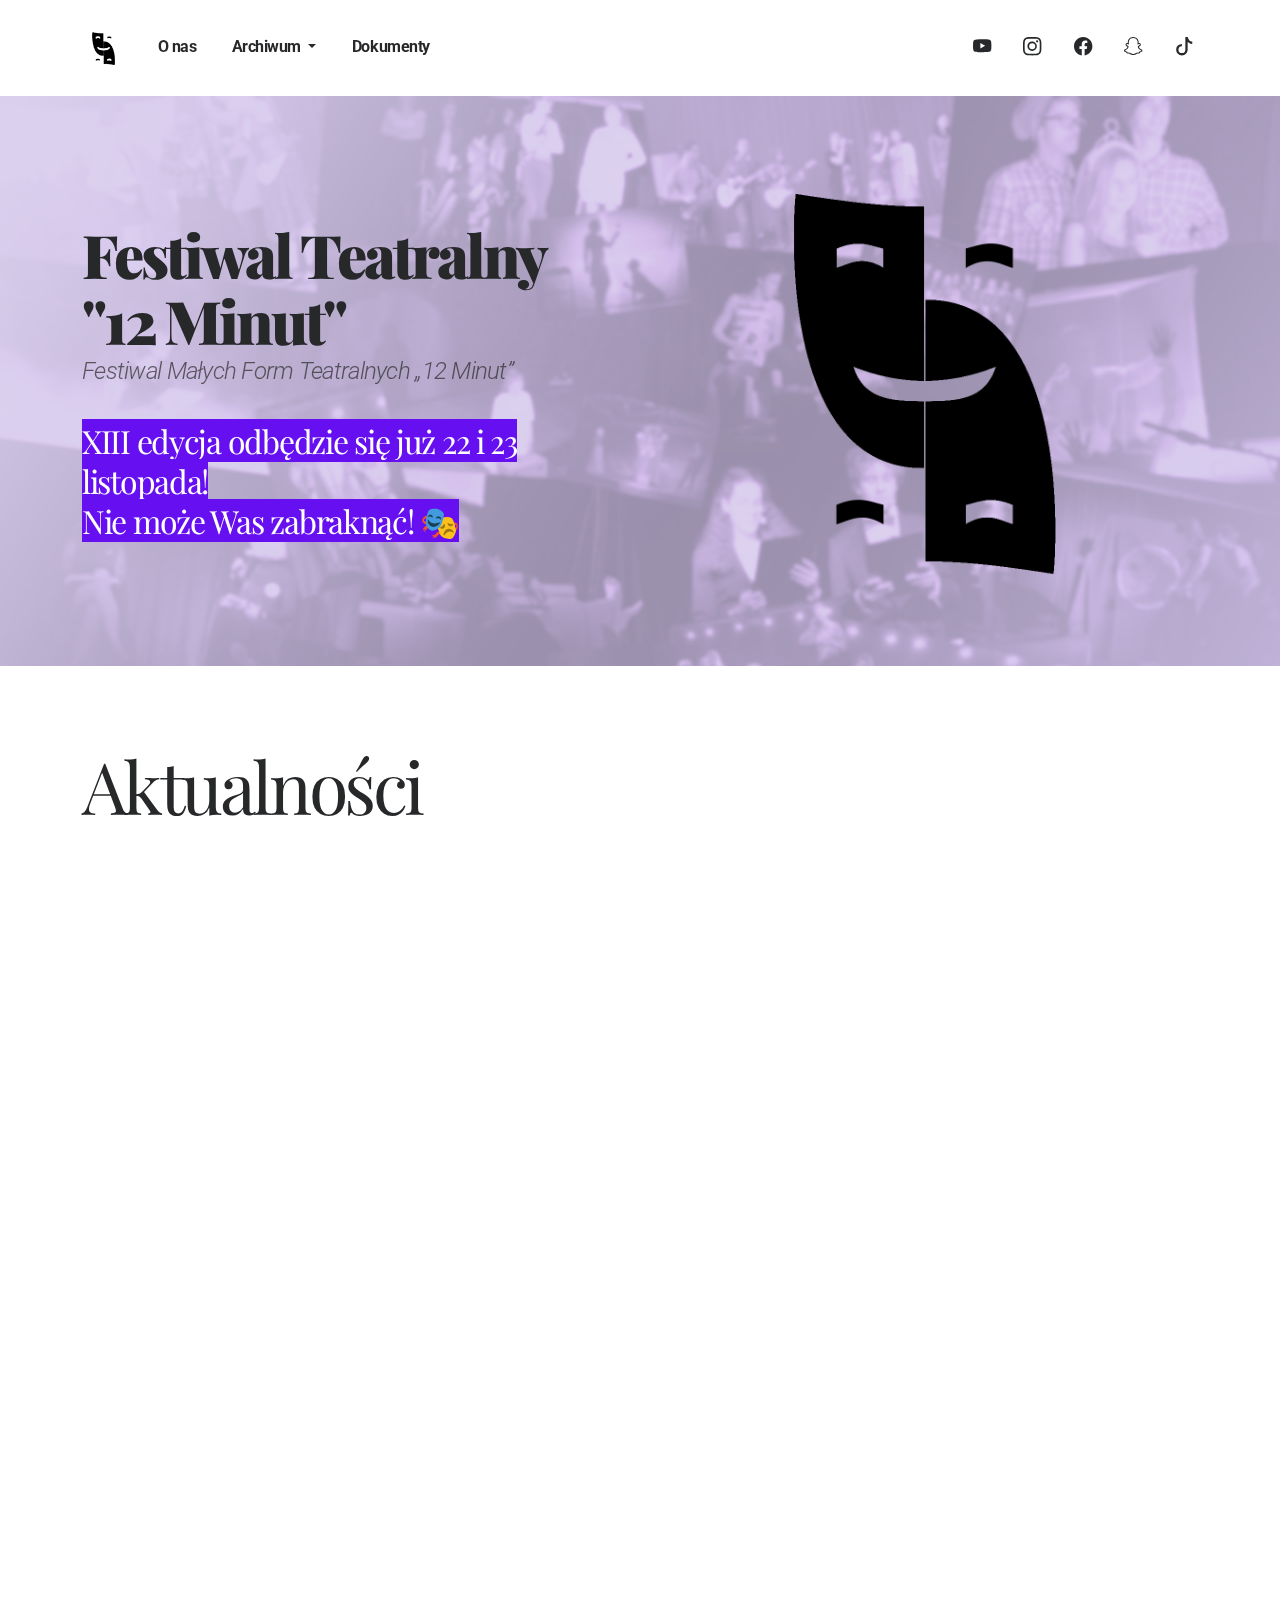
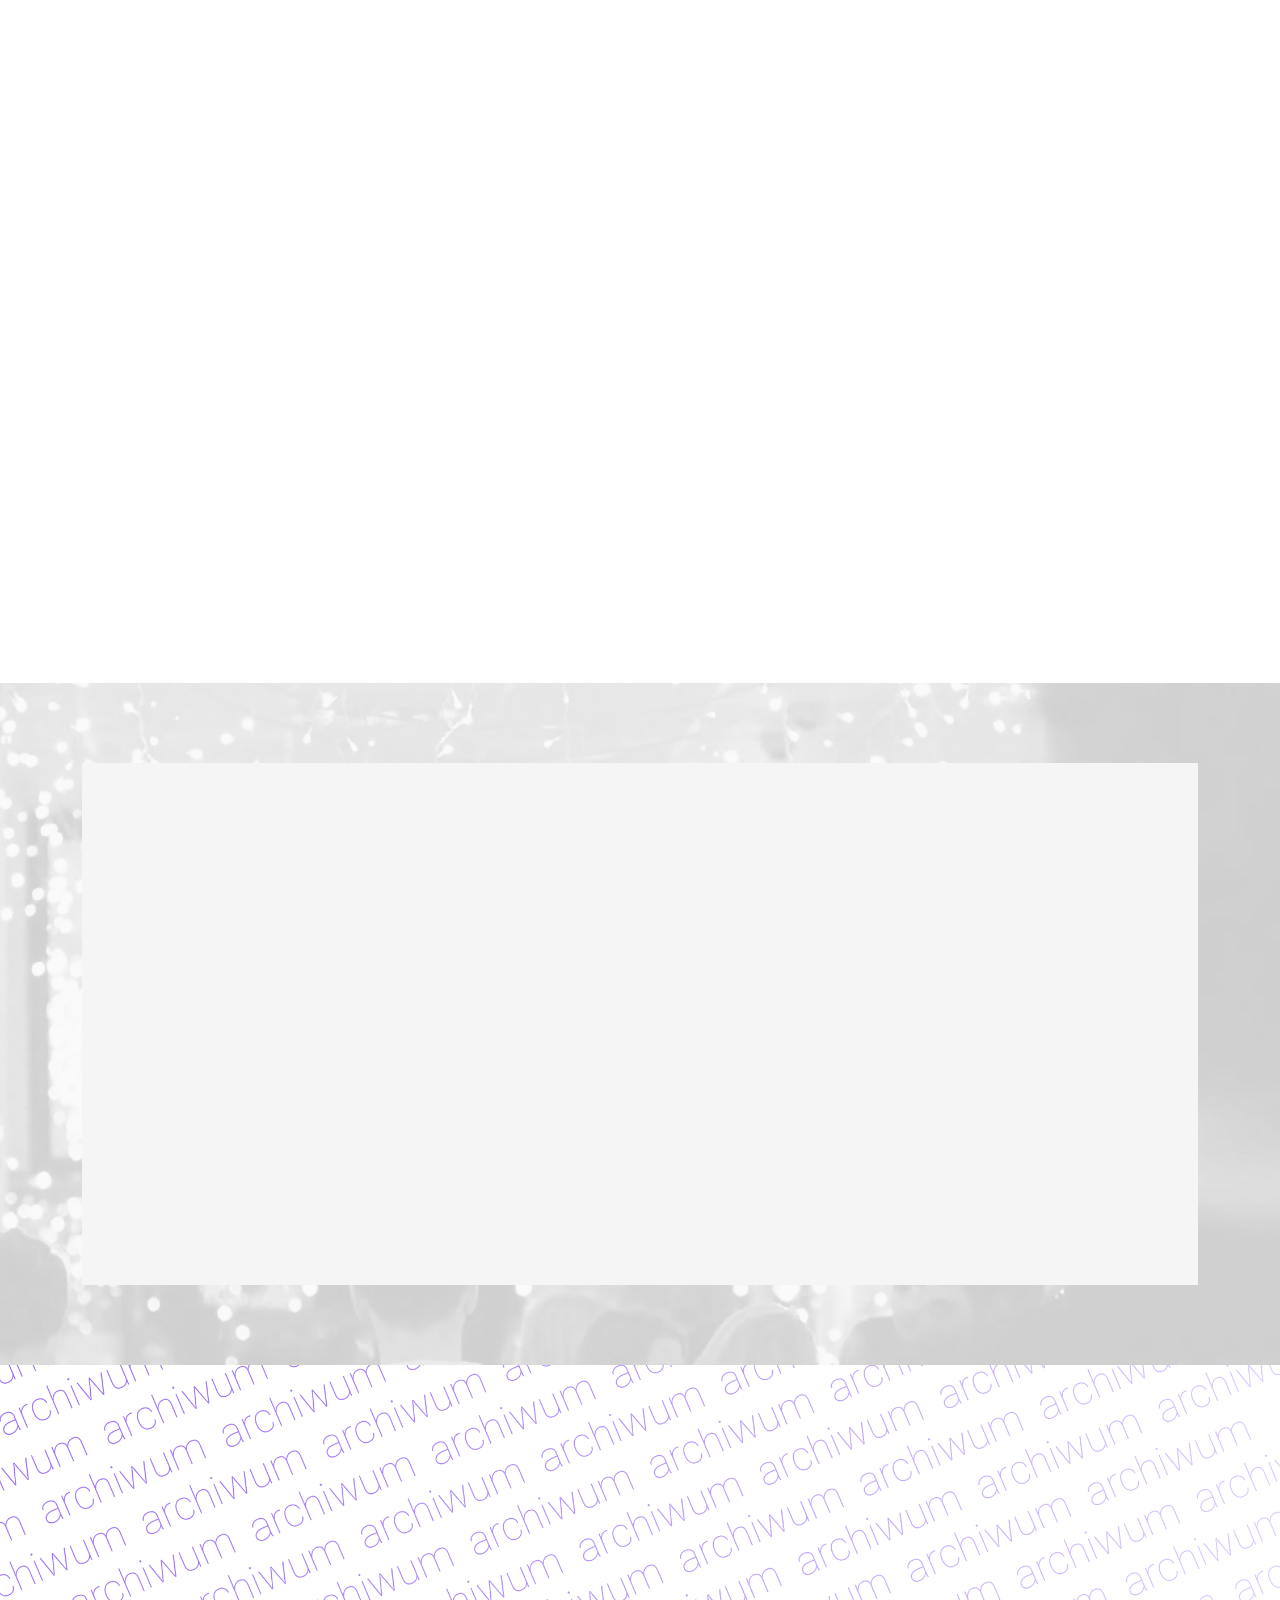
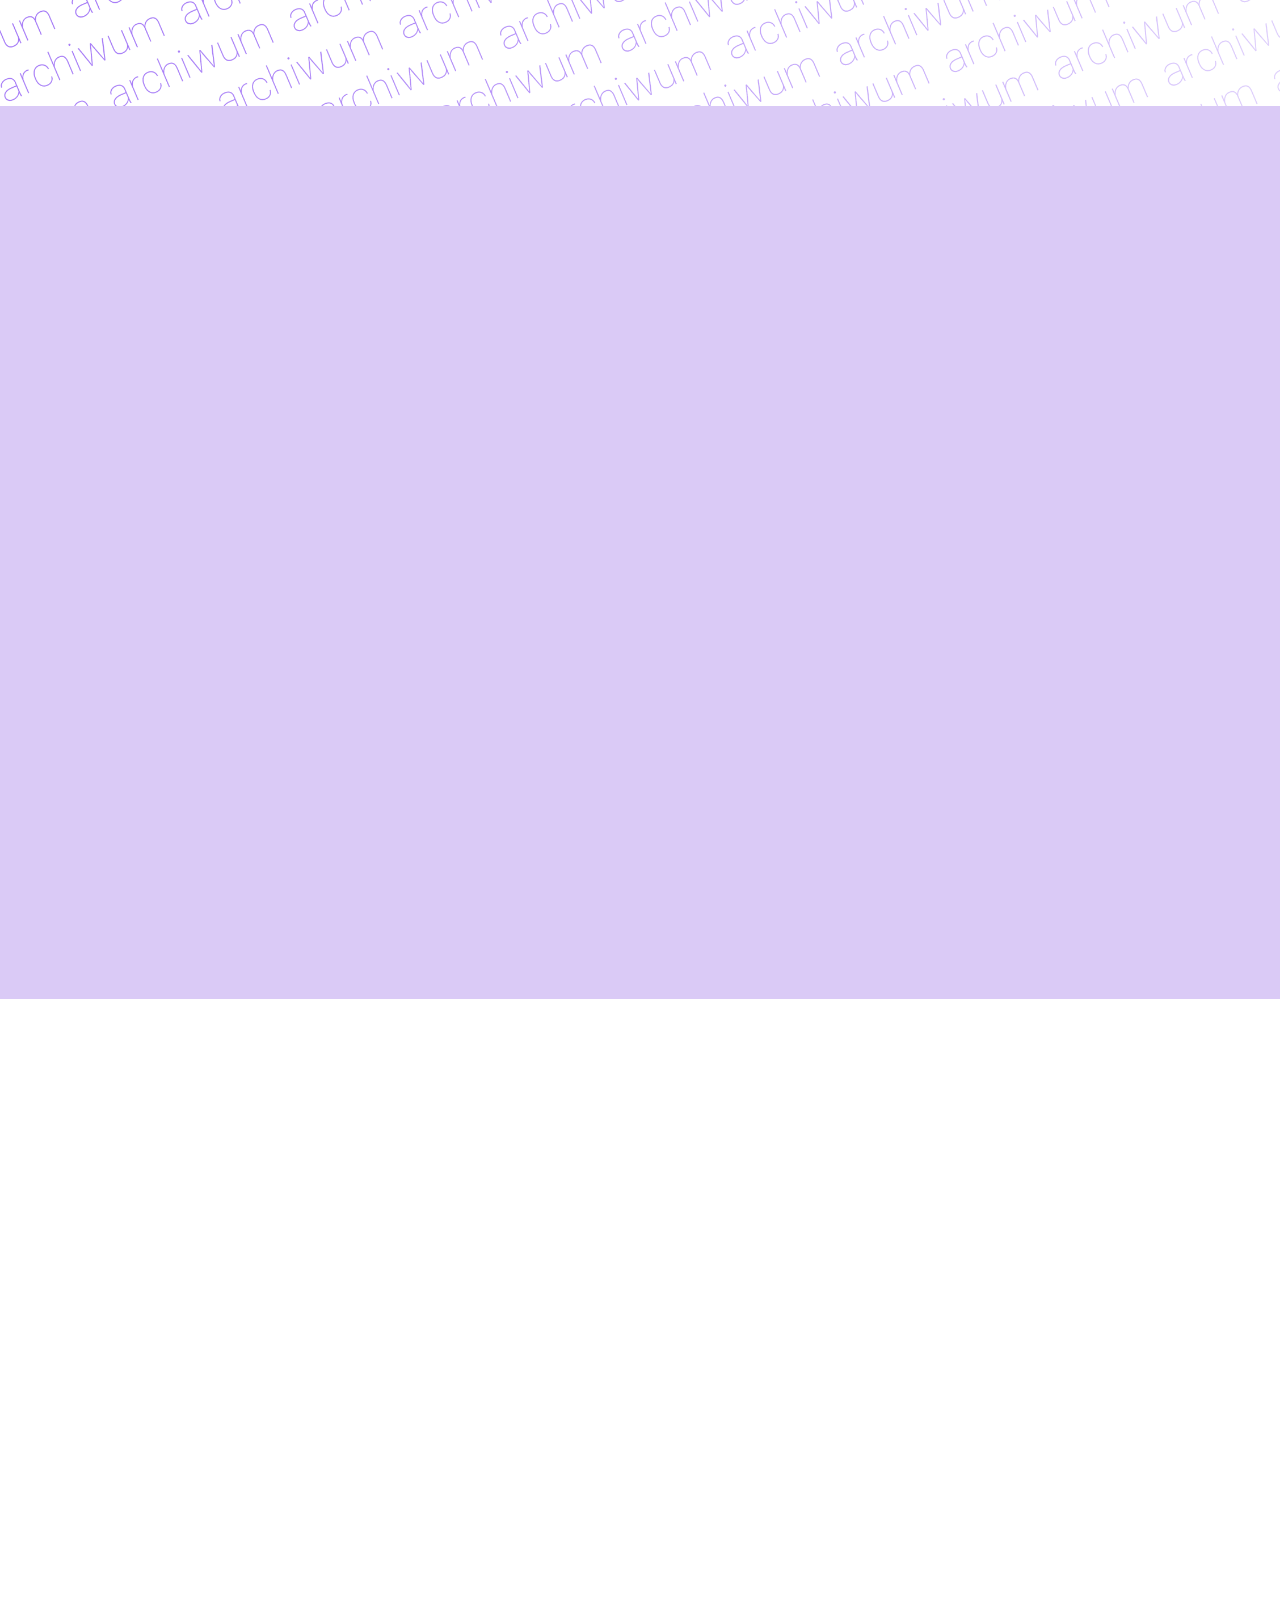
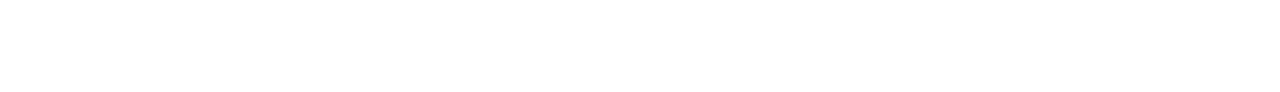
<file: index.html>
<!DOCTYPE html>
<html lang="en">
	<head>
		<meta charset="utf-8" >
		<title>Festiwal 12 Minut</title>
		<meta name="viewport" content="width=device-width, initial-scale=1">
		<link rel="icon" href="i/mini-logo.png">
		<!-- AOS 3.0.0-beta.6 plugin CSS (Animations) -->
		<link rel="stylesheet" href="https://unpkg.com/aos@next/dist/aos.css" />
		<!-- Google Fonts -->
		<link href="https://fonts.googleapis.com/css2?family=Playfair+Display:wght@100;200;300;400;500;600;700;800;900&amp;family=Roboto:wght@100;200;300;400;500;600;700;800;900&amp;subset=latin&amp;display=swap" rel="stylesheet" id="sf-google-fonts">
		<!-- Startup CSS + Bootstrap CSS (Styles for all blocks) - Remove ".min" if you want to edit a css code -->
		<link href="css/styles.min.css" rel="stylesheet" />
		<!-- jQuery 3.6.0 (uncomment line below if you need jQuery) -->
		<!-- <script src="https://cdnjs.cloudflare.com/ajax/libs/jquery/3.6.0/jquery.min.js"></script> -->
		<!-- Open graph settings (social networks sharing settings) -->
		<!-- Open graph settings end -->
	</head>

	<style>
		.marquee-container
		{
			overflow: hidden;
			width: max(100rem, 100%);
			height: 8rem;
		}

		.marquee img, .marquee_right img{
			height:5rem;
		}

		.marquee {
			top: 0;
			left: 100%;
			width: 100%;
			overflow: hidden;
			position: absolute;
			white-space: nowrap;
			animation: marquee 20s linear infinite;
		}

		.marquee2 {
			animation-delay: 10s;
		}
		.marquee_right {
			top: 0;
			right: 100%;
			width: 100%;
			overflow: hidden;
			position: absolute;
			white-space: nowrap;
			animation: marquee_right 20s linear infinite;
		}

		@media screen and (max-width: 768px) {
			.marquee-container
			{
				width: 100rem;
				height: 8rem;
			}

			.marquee img, .marquee_right img{
			height: 5rem;
			}

		}

		.marquee2_right {
			animation-delay: 10s;
		}


		@keyframes marquee {
			0% {
				left: 100%;
			}
			100% {
				left: -100%
			}
		}

		@keyframes marquee_right {
			0% {
				right: 100%;
			}
			100% {
				right: -100%
			}
		}
	</style>
	<body>

<!-- Navigation 8 -->
<nav class="bg-bg-3 sticky-top py-4 py-lg-7">
	<div class="d-block d-lg-none">
		<div class="container">
			<div class="row align-items-center">
				<div class="col-3" data-aos="fade-down" data-aos-delay="0">
					<a class="btn btn-width-equal-height d-lg-none rounded-circle custom-mobile-nav-btn" data-bs-toggle="offcanvas" data-bs-target="#custom-id-nk0bx5xe">
						<svg width="20" height="20" viewBox="0 0 16 16" fill="none" xmlns="http://www.w3.org/2000/svg" class="fill-light-1">
							<path d="M2.00016 5.33333H14.0002C14.177 5.33333 14.3465 5.2631 14.4716 5.13807C14.5966 5.01305 14.6668 4.84348 14.6668 4.66667C14.6668 4.48986 14.5966 4.32029 14.4716 4.19526C14.3465 4.07024 14.177 4 14.0002 4H2.00016C1.82335 4 1.65378 4.07024 1.52876 4.19526C1.40373 4.32029 1.3335 4.48986 1.3335 4.66667C1.3335 4.84348 1.40373 5.01305 1.52876 5.13807C1.65378 5.2631 1.82335 5.33333 2.00016 5.33333ZM14.0002 10.6667H2.00016C1.82335 10.6667 1.65378 10.7369 1.52876 10.8619C1.40373 10.987 1.3335 11.1565 1.3335 11.3333C1.3335 11.5101 1.40373 11.6797 1.52876 11.8047C1.65378 11.9298 1.82335 12 2.00016 12H14.0002C14.177 12 14.3465 11.9298 14.4716 11.8047C14.5966 11.6797 14.6668 11.5101 14.6668 11.3333C14.6668 11.1565 14.5966 10.987 14.4716 10.8619C14.3465 10.7369 14.177 10.6667 14.0002 10.6667ZM14.0002 7.33333H2.00016C1.82335 7.33333 1.65378 7.40357 1.52876 7.5286C1.40373 7.65362 1.3335 7.82319 1.3335 8C1.3335 8.17681 1.40373 8.34638 1.52876 8.4714C1.65378 8.59643 1.82335 8.66667 2.00016 8.66667H14.0002C14.177 8.66667 14.3465 8.59643 14.4716 8.4714C14.5966 8.34638 14.6668 8.17681 14.6668 8C14.6668 7.82319 14.5966 7.65362 14.4716 7.5286C14.3465 7.40357 14.177 7.33333 14.0002 7.33333Z">
							</path>
						</svg>
					</a>
				</div>
				<div class="col-6 text-center" data-aos="fade-down" data-aos-delay="250">
					<a href="index.html">
						<img src="i/mini-logo-long.png" alt="" class="img-fluid aos-init aos-animate" data-aos="fade-down" data-aos-delay="0">
					</a>
				</div>
				<div class="col-3" data-aos="fade-down" data-aos-delay="500">
				</div>
			</div>
		</div>
	</div>
	<div class="offcanvas offcanvas-start bg-bg-3" id="custom-id-nk0bx5xe" aria-hidden="true">
		<div class="offcanvas-header">
			<h1 class="fw-9 display-4" data-aos="fade-down" data-aos-delay="150">
				<a class="text-dark-1" href="index.html">12 Minut</a>
			</h1>
			<a class="btn btn-sm btn-width-equal-height btn-bg-3" data-bs-dismiss="offcanvas">
				<svg width="24" height="24" viewBox="0 0 16 16" fill="none" xmlns="http://www.w3.org/2000/svg" class="fill-dark-2">
					<path d="M8.9398 8L13.1398 3.80667C13.2653 3.68113 13.3359 3.51087 13.3359 3.33333C13.3359 3.1558 13.2653 2.98554 13.1398 2.86C13.0143 2.73447 12.844 2.66394 12.6665 2.66394C12.4889 2.66394 12.3187 2.73447 12.1931 2.86L7.9998 7.06L3.80646 2.86C3.68093 2.73447 3.51066 2.66394 3.33313 2.66394C3.1556 2.66394 2.98533 2.73447 2.8598 2.86C2.73426 2.98554 2.66374 3.1558 2.66374 3.33333C2.66374 3.51087 2.73426 3.68113 2.8598 3.80667L7.0598 8L2.8598 12.1933C2.79731 12.2553 2.74771 12.329 2.71387 12.4103C2.68002 12.4915 2.6626 12.5787 2.6626 12.6667C2.6626 12.7547 2.68002 12.8418 2.71387 12.9231C2.74771 13.0043 2.79731 13.078 2.8598 13.14C2.92177 13.2025 2.99551 13.2521 3.07675 13.2859C3.15798 13.3198 3.24512 13.3372 3.33313 13.3372C3.42114 13.3372 3.50827 13.3198 3.58951 13.2859C3.67075 13.2521 3.74449 13.2025 3.80646 13.14L7.9998 8.94L12.1931 13.14C12.2551 13.2025 12.3288 13.2521 12.4101 13.2859C12.4913 13.3198 12.5785 13.3372 12.6665 13.3372C12.7545 13.3372 12.8416 13.3198 12.9228 13.2859C13.0041 13.2521 13.0778 13.2025 13.1398 13.14C13.2023 13.078 13.2519 13.0043 13.2857 12.9231C13.3196 12.8418 13.337 12.7547 13.337 12.6667C13.337 12.5787 13.3196 12.4915 13.2857 12.4103C13.2519 12.329 13.2023 12.2553 13.1398 12.1933L8.9398 8Z">
					</path>
				</svg>
			</a>
		</div>
		<div class="offcanvas-body">
			<div>
				<a href="about.html" class="fw-bold text-dark-1 py-2 d-inline-block">
O nas
				</a>
			</div>
			<div>
	<a href="zdjecia.html" class="fw-bold text-dark-1 py-2 d-inline-block">
		Zdjęcia
	</a>
</div>
<div>
	<a href="wywiady.html" class="fw-bold text-dark-1 py-2 d-inline-block">
		Wywiady
	</a>
</div>
			<div>
				<a href="dokumenty.html" class="fw-bold mb-6 text-dark-1 py-2 d-inline-block">
Dokumenty
				</a>
			</div>

			<a href="https://www.youtube.com/@festiwal12minut23" class="text-action-1 " target="_blank">
				<svg width="23" height="23" viewBox="0 0 20 20" fill="none" xmlns="http://www.w3.org/2000/svg" class="fill-dark-1" data-aos="fade-down" data-aos-delay="650">
					<path d="M8.051 1.999h.089c.822.003 4.987.033 6.11.335a2.01 2.01 0 0 1 1.415 1.42c.101.38.172.883.22 1.402l.01.104.022.26.008.104c.065.914.073 1.77.074 1.957v.075c-.001.194-.01 1.108-.082 2.06l-.008.105-.009.104c-.05.572-.124 1.14-.235 1.558a2.007 2.007 0 0 1-1.415 1.42c-1.16.312-5.569.334-6.18.335h-.142c-.309 0-1.587-.006-2.927-.052l-.17-.006-.087-.004-.171-.007-.171-.007c-1.11-.049-2.167-.128-2.654-.26a2.007 2.007 0 0 1-1.415-1.419c-.111-.417-.185-.986-.235-1.558L.09 9.82l-.008-.104A31.4 31.4 0 0 1 0 7.68v-.123c.002-.215.01-.958.064-1.778l.007-.103.003-.052.008-.104.022-.26.01-.104c.048-.519.119-1.023.22-1.402a2.007 2.007 0 0 1 1.415-1.42c.487-.13 1.544-.21 2.654-.26l.17-.007.172-.006.086-.003.171-.007A99.788 99.788 0 0 1 7.858 2h.193zM6.4 5.209v4.818l4.157-2.408L6.4 5.209z"/>
				  </svg>
			</a>
			<a href="https://www.instagram.com/festiwal12minut/" class="text-action-1 ms-6 " target="_blank">
				<svg width="23" height="23" viewBox="0 0 20 20" fill="none" xmlns="http://www.w3.org/2000/svg" class="fill-dark-1" data-aos="fade-down" data-aos-delay="750">
					<path d="M8 0C5.829 0 5.556.01 4.703.048 3.85.088 3.269.222 2.76.42a3.917 3.917 0 0 0-1.417.923A3.927 3.927 0 0 0 .42 2.76C.222 3.268.087 3.85.048 4.7.01 5.555 0 5.827 0 8.001c0 2.172.01 2.444.048 3.297.04.852.174 1.433.372 1.942.205.526.478.972.923 1.417.444.445.89.719 1.416.923.51.198 1.09.333 1.942.372C5.555 15.99 5.827 16 8 16s2.444-.01 3.298-.048c.851-.04 1.434-.174 1.943-.372a3.916 3.916 0 0 0 1.416-.923c.445-.445.718-.891.923-1.417.197-.509.332-1.09.372-1.942C15.99 10.445 16 10.173 16 8s-.01-2.445-.048-3.299c-.04-.851-.175-1.433-.372-1.941a3.926 3.926 0 0 0-.923-1.417A3.911 3.911 0 0 0 13.24.42c-.51-.198-1.092-.333-1.943-.372C10.443.01 10.172 0 7.998 0h.003zm-.717 1.442h.718c2.136 0 2.389.007 3.232.046.78.035 1.204.166 1.486.275.373.145.64.319.92.599.28.28.453.546.598.92.11.281.24.705.275 1.485.039.843.047 1.096.047 3.231s-.008 2.389-.047 3.232c-.035.78-.166 1.203-.275 1.485a2.47 2.47 0 0 1-.599.919c-.28.28-.546.453-.92.598-.28.11-.704.24-1.485.276-.843.038-1.096.047-3.232.047s-2.39-.009-3.233-.047c-.78-.036-1.203-.166-1.485-.276a2.478 2.478 0 0 1-.92-.598 2.48 2.48 0 0 1-.6-.92c-.109-.281-.24-.705-.275-1.485-.038-.843-.046-1.096-.046-3.233 0-2.136.008-2.388.046-3.231.036-.78.166-1.204.276-1.486.145-.373.319-.64.599-.92.28-.28.546-.453.92-.598.282-.11.705-.24 1.485-.276.738-.034 1.024-.044 2.515-.045v.002zm4.988 1.328a.96.96 0 1 0 0 1.92.96.96 0 0 0 0-1.92zm-4.27 1.122a4.109 4.109 0 1 0 0 8.217 4.109 4.109 0 0 0 0-8.217zm0 1.441a2.667 2.667 0 1 1 0 5.334 2.667 2.667 0 0 1 0-5.334z"/>
				</svg>
			</a>
			<a href="https://www.facebook.com/festiwal12minut" class="text-action-1 ms-6 " target="_blank">
				<svg width="23" height="23" viewBox="0 0 20 20" fill="none" xmlns="http://www.w3.org/2000/svg" class="fill-dark-1" data-aos="fade-down" data-aos-delay="850">
					<path d="M16 8.049c0-4.446-3.582-8.05-8-8.05C3.58 0-.002 3.603-.002 8.05c0 4.017 2.926 7.347 6.75 7.951v-5.625h-2.03V8.05H6.75V6.275c0-2.017 1.195-3.131 3.022-3.131.876 0 1.791.157 1.791.157v1.98h-1.009c-.993 0-1.303.621-1.303 1.258v1.51h2.218l-.354 2.326H9.25V16c3.824-.604 6.75-3.934 6.75-7.951z"/>

				</svg>
			</a>
			<a href="https://t.snapchat.com/2BQotqOD" class="text-action-1 ms-6 " target="_blank">
				<svg width="23" height="23" viewBox="0 0 20 20" fill="none" xmlns="http://www.w3.org/2000/svg" class="fill-dark-1" data-aos="fade-down" data-aos-delay="950">
					<path d="M15.943 11.526c-.111-.303-.323-.465-.564-.599a1.416 1.416 0 0 0-.123-.064l-.219-.111c-.752-.399-1.339-.902-1.746-1.498a3.387 3.387 0 0 1-.3-.531c-.034-.1-.032-.156-.008-.207a.338.338 0 0 1 .097-.1c.129-.086.262-.173.352-.231.162-.104.289-.187.371-.245.309-.216.525-.446.66-.702a1.397 1.397 0 0 0 .069-1.16c-.205-.538-.713-.872-1.329-.872a1.829 1.829 0 0 0-.487.065c.006-.368-.002-.757-.035-1.139-.116-1.344-.587-2.048-1.077-2.61a4.294 4.294 0 0 0-1.095-.881C9.764.216 8.92 0 7.999 0c-.92 0-1.76.216-2.505.641-.412.232-.782.53-1.097.883-.49.562-.96 1.267-1.077 2.61-.033.382-.04.772-.036 1.138a1.83 1.83 0 0 0-.487-.065c-.615 0-1.124.335-1.328.873a1.398 1.398 0 0 0 .067 1.161c.136.256.352.486.66.701.082.058.21.14.371.246l.339.221a.38.38 0 0 1 .109.11c.026.053.027.11-.012.217a3.363 3.363 0 0 1-.295.52c-.398.583-.968 1.077-1.696 1.472-.385.204-.786.34-.955.8-.128.348-.044.743.28 1.075.119.125.257.23.409.31a4.43 4.43 0 0 0 1 .4.66.66 0 0 1 .202.09c.118.104.102.26.259.488.079.118.18.22.296.3.33.229.701.243 1.095.258.355.014.758.03 1.217.18.19.064.389.186.618.328.55.338 1.305.802 2.566.802 1.262 0 2.02-.466 2.576-.806.227-.14.424-.26.609-.321.46-.152.863-.168 1.218-.181.393-.015.764-.03 1.095-.258a1.14 1.14 0 0 0 .336-.368c.114-.192.11-.327.217-.42a.625.625 0 0 1 .19-.087 4.446 4.446 0 0 0 1.014-.404c.16-.087.306-.2.429-.336l.004-.005c.304-.325.38-.709.256-1.047Zm-1.121.602c-.684.378-1.139.337-1.493.565-.3.193-.122.61-.34.76-.269.186-1.061-.012-2.085.326-.845.279-1.384 1.082-2.903 1.082-1.519 0-2.045-.801-2.904-1.084-1.022-.338-1.816-.14-2.084-.325-.218-.15-.041-.568-.341-.761-.354-.228-.809-.187-1.492-.563-.436-.24-.189-.39-.044-.46 2.478-1.199 2.873-3.05 2.89-3.188.022-.166.045-.297-.138-.466-.177-.164-.962-.65-1.18-.802-.36-.252-.52-.503-.402-.812.082-.214.281-.295.49-.295a.93.93 0 0 1 .197.022c.396.086.78.285 1.002.338.027.007.054.01.082.011.118 0 .16-.06.152-.195-.026-.433-.087-1.277-.019-2.066.094-1.084.444-1.622.859-2.097.2-.229 1.137-1.22 2.93-1.22 1.792 0 2.732.987 2.931 1.215.416.475.766 1.013.859 2.098.068.788.009 1.632-.019 2.065-.01.142.034.195.152.195a.35.35 0 0 0 .082-.01c.222-.054.607-.253 1.002-.338a.912.912 0 0 1 .197-.023c.21 0 .409.082.49.295.117.309-.04.56-.401.812-.218.152-1.003.638-1.18.802-.184.169-.16.3-.139.466.018.14.413 1.991 2.89 3.189.147.073.394.222-.041.464Z"/>
				</svg>
			</a>
			<a href="https://www.tiktok.com/@festiwal12minut" class="text-action-1 ms-6 " target="_blank">
				<svg width="23" height="23" viewBox="0 0 20 20" fill="none" xmlns="http://www.w3.org/2000/svg" class="fill-dark-1" data-aos="fade-down" data-aos-delay="1100">
					<path d="M9 0h1.98c.144.715.54 1.617 1.235 2.512C12.895 3.389 13.797 4 15 4v2c-1.753 0-3.07-.814-4-1.829V11a5 5 0 1 1-5-5v2a3 3 0 1 0 3 3V0Z"/>
				</svg>
			</a>
		</div>
	</div>
	<div class="d-none d-lg-block">
		<div class="container">
			<div class="row justify-content-between align-items-center">
				<div class="col-8">
					<a href="index.html">
						<img src="i/mini-logo.png" alt="" class="img-fluid me-4" data-aos="fade-down" data-aos-delay="0">
					</a>
					<a href="about.html" class="fw-bold mx-4 text-dark-1" data-aos-delay="150" data-aos="fade-down">
								O nas
					</a>
					<div class="d-inline-block dropdown">
						<a class="fw-bold mx-4 text-dark-1 dropdown-toggle" id="custom-id-yvnry76o" data-bs-toggle="dropdown" data-bs-display="static" aria-expanded="false" type="button" data-aos="fade-down" data-aos-delay="250">
									Archiwum
						</a>
						<ul class="dropdown-menu" aria-labelledby="custom-id-yvnry76o">
							<li>
								<a class="dropdown-item" href="zdjecia.html">
									Zdjęcia
								</a>
							</li>
							<li>
								<a class="dropdown-item disabled" href="transmisje.html" tabindex="-1" aria-disabled="true">
									Transmisje (wkrótce)
								</a>
							</li>
							<li>
								<a class="dropdown-item" href="wywiady.html">
									Wywiady
								</a>
							</li>
						</ul>
					</div>
					<a href="dokumenty.html" class="fw-bold mx-4 text-dark-1" data-aos="fade-down" data-aos-delay="400">
								Dokumenty
					</a>
				</div>
				<div class="col-4 text-end">
					<a href="https://www.youtube.com/@festiwal12minut23" class="text-action-1 " target="_blank">
						<svg width="23" height="23" viewBox="0 0 20 20" fill="none" xmlns="http://www.w3.org/2000/svg" class="fill-dark-1" data-aos="fade-down" data-aos-delay="650">
							<path d="M8.051 1.999h.089c.822.003 4.987.033 6.11.335a2.01 2.01 0 0 1 1.415 1.42c.101.38.172.883.22 1.402l.01.104.022.26.008.104c.065.914.073 1.77.074 1.957v.075c-.001.194-.01 1.108-.082 2.06l-.008.105-.009.104c-.05.572-.124 1.14-.235 1.558a2.007 2.007 0 0 1-1.415 1.42c-1.16.312-5.569.334-6.18.335h-.142c-.309 0-1.587-.006-2.927-.052l-.17-.006-.087-.004-.171-.007-.171-.007c-1.11-.049-2.167-.128-2.654-.26a2.007 2.007 0 0 1-1.415-1.419c-.111-.417-.185-.986-.235-1.558L.09 9.82l-.008-.104A31.4 31.4 0 0 1 0 7.68v-.123c.002-.215.01-.958.064-1.778l.007-.103.003-.052.008-.104.022-.26.01-.104c.048-.519.119-1.023.22-1.402a2.007 2.007 0 0 1 1.415-1.42c.487-.13 1.544-.21 2.654-.26l.17-.007.172-.006.086-.003.171-.007A99.788 99.788 0 0 1 7.858 2h.193zM6.4 5.209v4.818l4.157-2.408L6.4 5.209z"/>
						  </svg>
					</a>
					<a href="https://www.instagram.com/festiwal12minut/" class="text-action-1 ms-6 " target="_blank">
						<svg width="23" height="23" viewBox="0 0 20 20" fill="none" xmlns="http://www.w3.org/2000/svg" class="fill-dark-1" data-aos="fade-down" data-aos-delay="750">
							<path d="M8 0C5.829 0 5.556.01 4.703.048 3.85.088 3.269.222 2.76.42a3.917 3.917 0 0 0-1.417.923A3.927 3.927 0 0 0 .42 2.76C.222 3.268.087 3.85.048 4.7.01 5.555 0 5.827 0 8.001c0 2.172.01 2.444.048 3.297.04.852.174 1.433.372 1.942.205.526.478.972.923 1.417.444.445.89.719 1.416.923.51.198 1.09.333 1.942.372C5.555 15.99 5.827 16 8 16s2.444-.01 3.298-.048c.851-.04 1.434-.174 1.943-.372a3.916 3.916 0 0 0 1.416-.923c.445-.445.718-.891.923-1.417.197-.509.332-1.09.372-1.942C15.99 10.445 16 10.173 16 8s-.01-2.445-.048-3.299c-.04-.851-.175-1.433-.372-1.941a3.926 3.926 0 0 0-.923-1.417A3.911 3.911 0 0 0 13.24.42c-.51-.198-1.092-.333-1.943-.372C10.443.01 10.172 0 7.998 0h.003zm-.717 1.442h.718c2.136 0 2.389.007 3.232.046.78.035 1.204.166 1.486.275.373.145.64.319.92.599.28.28.453.546.598.92.11.281.24.705.275 1.485.039.843.047 1.096.047 3.231s-.008 2.389-.047 3.232c-.035.78-.166 1.203-.275 1.485a2.47 2.47 0 0 1-.599.919c-.28.28-.546.453-.92.598-.28.11-.704.24-1.485.276-.843.038-1.096.047-3.232.047s-2.39-.009-3.233-.047c-.78-.036-1.203-.166-1.485-.276a2.478 2.478 0 0 1-.92-.598 2.48 2.48 0 0 1-.6-.92c-.109-.281-.24-.705-.275-1.485-.038-.843-.046-1.096-.046-3.233 0-2.136.008-2.388.046-3.231.036-.78.166-1.204.276-1.486.145-.373.319-.64.599-.92.28-.28.546-.453.92-.598.282-.11.705-.24 1.485-.276.738-.034 1.024-.044 2.515-.045v.002zm4.988 1.328a.96.96 0 1 0 0 1.92.96.96 0 0 0 0-1.92zm-4.27 1.122a4.109 4.109 0 1 0 0 8.217 4.109 4.109 0 0 0 0-8.217zm0 1.441a2.667 2.667 0 1 1 0 5.334 2.667 2.667 0 0 1 0-5.334z"/>
						</svg>
					</a>
					<a href="https://www.facebook.com/festiwal12minut" class="text-action-1 ms-6 " target="_blank">
						<svg width="23" height="23" viewBox="0 0 20 20" fill="none" xmlns="http://www.w3.org/2000/svg" class="fill-dark-1" data-aos="fade-down" data-aos-delay="850">
							<path d="M16 8.049c0-4.446-3.582-8.05-8-8.05C3.58 0-.002 3.603-.002 8.05c0 4.017 2.926 7.347 6.75 7.951v-5.625h-2.03V8.05H6.75V6.275c0-2.017 1.195-3.131 3.022-3.131.876 0 1.791.157 1.791.157v1.98h-1.009c-.993 0-1.303.621-1.303 1.258v1.51h2.218l-.354 2.326H9.25V16c3.824-.604 6.75-3.934 6.75-7.951z"/>

						</svg>
					</a>
					<a href="https://t.snapchat.com/2BQotqOD" class="text-action-1 ms-6 " target="_blank">
						<svg width="23" height="23" viewBox="0 0 20 20" fill="none" xmlns="http://www.w3.org/2000/svg" class="fill-dark-1" data-aos="fade-down" data-aos-delay="950">
							<path d="M15.943 11.526c-.111-.303-.323-.465-.564-.599a1.416 1.416 0 0 0-.123-.064l-.219-.111c-.752-.399-1.339-.902-1.746-1.498a3.387 3.387 0 0 1-.3-.531c-.034-.1-.032-.156-.008-.207a.338.338 0 0 1 .097-.1c.129-.086.262-.173.352-.231.162-.104.289-.187.371-.245.309-.216.525-.446.66-.702a1.397 1.397 0 0 0 .069-1.16c-.205-.538-.713-.872-1.329-.872a1.829 1.829 0 0 0-.487.065c.006-.368-.002-.757-.035-1.139-.116-1.344-.587-2.048-1.077-2.61a4.294 4.294 0 0 0-1.095-.881C9.764.216 8.92 0 7.999 0c-.92 0-1.76.216-2.505.641-.412.232-.782.53-1.097.883-.49.562-.96 1.267-1.077 2.61-.033.382-.04.772-.036 1.138a1.83 1.83 0 0 0-.487-.065c-.615 0-1.124.335-1.328.873a1.398 1.398 0 0 0 .067 1.161c.136.256.352.486.66.701.082.058.21.14.371.246l.339.221a.38.38 0 0 1 .109.11c.026.053.027.11-.012.217a3.363 3.363 0 0 1-.295.52c-.398.583-.968 1.077-1.696 1.472-.385.204-.786.34-.955.8-.128.348-.044.743.28 1.075.119.125.257.23.409.31a4.43 4.43 0 0 0 1 .4.66.66 0 0 1 .202.09c.118.104.102.26.259.488.079.118.18.22.296.3.33.229.701.243 1.095.258.355.014.758.03 1.217.18.19.064.389.186.618.328.55.338 1.305.802 2.566.802 1.262 0 2.02-.466 2.576-.806.227-.14.424-.26.609-.321.46-.152.863-.168 1.218-.181.393-.015.764-.03 1.095-.258a1.14 1.14 0 0 0 .336-.368c.114-.192.11-.327.217-.42a.625.625 0 0 1 .19-.087 4.446 4.446 0 0 0 1.014-.404c.16-.087.306-.2.429-.336l.004-.005c.304-.325.38-.709.256-1.047Zm-1.121.602c-.684.378-1.139.337-1.493.565-.3.193-.122.61-.34.76-.269.186-1.061-.012-2.085.326-.845.279-1.384 1.082-2.903 1.082-1.519 0-2.045-.801-2.904-1.084-1.022-.338-1.816-.14-2.084-.325-.218-.15-.041-.568-.341-.761-.354-.228-.809-.187-1.492-.563-.436-.24-.189-.39-.044-.46 2.478-1.199 2.873-3.05 2.89-3.188.022-.166.045-.297-.138-.466-.177-.164-.962-.65-1.18-.802-.36-.252-.52-.503-.402-.812.082-.214.281-.295.49-.295a.93.93 0 0 1 .197.022c.396.086.78.285 1.002.338.027.007.054.01.082.011.118 0 .16-.06.152-.195-.026-.433-.087-1.277-.019-2.066.094-1.084.444-1.622.859-2.097.2-.229 1.137-1.22 2.93-1.22 1.792 0 2.732.987 2.931 1.215.416.475.766 1.013.859 2.098.068.788.009 1.632-.019 2.065-.01.142.034.195.152.195a.35.35 0 0 0 .082-.01c.222-.054.607-.253 1.002-.338a.912.912 0 0 1 .197-.023c.21 0 .409.082.49.295.117.309-.04.56-.401.812-.218.152-1.003.638-1.18.802-.184.169-.16.3-.139.466.018.14.413 1.991 2.89 3.189.147.073.394.222-.041.464Z"/>
						</svg>
					</a>
					<a href="https://www.tiktok.com/@festiwal12minut" class="text-action-1 ms-6 " target="_blank">
						<svg width="23" height="23" viewBox="0 0 20 20" fill="none" xmlns="http://www.w3.org/2000/svg" class="fill-dark-1" data-aos="fade-down" data-aos-delay="1100">
							<path d="M9 0h1.98c.144.715.54 1.617 1.235 2.512C12.895 3.389 13.797 4 15 4v2c-1.753 0-3.07-.814-4-1.829V11a5 5 0 1 1-5-5v2a3 3 0 1 0 3 3V0Z"/>
						</svg>
					</a>
				</div>
			</div>
		</div>
	</div>
</nav>
<!-- Header 1 -->
	<header class="py-20 bg-custom-light bg-size-cover" data-bg-src="i/main-bg2.png">
		<div class="container">
			<div class="row align-items-center flex-md-row-reverse">
				<div class="col-md-6 text-center">
					<img src="i/logo.png" alt="" class="w-75 p-xxl-5" data-aos="fade-down" data-aos-delay="0">			
				</div>
				<div class="col-md-6 mt-8 mt-md-0">
					<h1 class="fw-9 display-4" data-aos="fade-down" data-aos-delay="150">
								Festiwal Teatralny
						<br>"12 Minut"
					</h1>
					<p class="mb-8 fs-1 fw-light fst-italic" data-aos="fade-down" data-aos-delay="250">
								Festiwal Małych Form Teatralnych „12 Minut”
					</p>
					<h2 class="text-bg-3 fw-4" data-aos="fade-down" data-aos-delay="750">
						<span style="background-color: var(--bs-indigo)">
									XIII edycja odbędzie się już 22 i 23 listopada! 
							<br> Nie może Was zabraknąć! &#x1f3ad;
						</span>
					</h2>
				</div>
			</div>
		</div>
	</header>
	<!-- Blog 3 -->
		<!-- Blog 3 -->
		<section class="py-10 py-lg-20 bg-bg-3">
			<div class="container">
				<div class="row justify-content-center">
					<div class="mb-8 mb-md-15">
						<h1 class="mb-6 display-3 fw-3" data-aos="fade-down" data-aos-delay="250">
									Aktualności
						</h1>
					</div>
				</div>
				<div class="row justify-content-center text-center text-md-start">
					<div class="mb-10 mb-md-15 mb-lg-20 col-sm-8 col-md-6 col-lg-4 d-flex flex-column justify-content-between" data-aos="fade-down" data-aos-delay="0">
						<div>
							<a href="https://www.youtube.com/live/Z_uQHfrsuxg?feature=share" class="mb-4 d-block">
								<img src="i/live2.jpg" alt="" class="img-fluid">
							</a>
							<p class="mb-2">
								Transmisje
							</p>
							<a href="https://www.youtube.com/live/Z_uQHfrsuxg?feature=share" class="mb-4 mb-xl-10 font-heading text-dark-1 fs-3">
								Live - Dzień II
							</a>
						</div>
						<div>
							<p class="mb-8 fs-3">
								Nie przegap transmisji z ostatniego dnia festiwalu!
							</p>
							<div class="border-bottom border-dark-1 opacity-20">
							</div>
						</div>
					</div>
					<div class="mb-10 mb-md-15 mb-lg-20 col-sm-8 col-md-6 col-lg-4 d-flex flex-column justify-content-between" data-aos="fade-down" data-aos-delay="0">
						<div>
							<a href="https://www.youtube.com/live/dPpYR_pSqhc?feature=share" class="mb-4 d-block">
								<img src="i/live.jpg" alt="" class="img-fluid">
							</a>
							<p class="mb-2">
								Transmisje
							</p>
							<a href="https://www.youtube.com/live/dPpYR_pSqhc?feature=share" class="mb-4 mb-xl-10 font-heading text-dark-1 fs-3">
								Live - Dzień I
							</a>
						</div>
						<div>
							<p class="mb-8 fs-3">
								Obejrzyj zapisaną transmisję z pierwszego dnia!
							</p>
							<div class="border-bottom border-dark-1 opacity-20">
							</div>
						</div>
					</div>
					<div class="mb-10 mb-md-15 mb-lg-20 col-sm-8 col-md-6 col-lg-4 d-flex flex-column justify-content-between" data-aos="fade-down" data-aos-delay="0">
						<div>
							<a href="https://forms.gle/zCEdQLCq5Y6CQXSc8" class="mb-4 d-block">
								<img src="i/qr.png" alt="" class="img-fluid">
							</a>
							<p class="mb-2">
								Ogłoszenia
							</p>
							<a href="https://forms.gle/zCEdQLCq5Y6CQXSc8" class="mb-4 mb-xl-10 font-heading text-dark-1 fs-3">
								Głosowanie publiczności
							</a>
						</div>
						<div>
							<p class="mb-8 fs-3">
								Głosowanie publiczności - XIII edycja Festiwalu Teatralnego "12 Minut"
							</p>
							<div class="border-bottom border-dark-1 opacity-20">
							</div>
						</div>
					</div>
					<div class="mb-10 mb-md-15 mb-lg-20 col-sm-8 col-md-6 col-lg-4 d-flex flex-column justify-content-between" data-aos="fade-down" data-aos-delay="0">
						<div>
							<a href="i/plakat.png" class="mb-4 d-block">
								<img src="i/plakat.png" alt="" class="img-fluid">
							</a>
							<p class="mb-2">
								Ogłoszenia
							</p>
							<a href="i/plakat.png" class="mb-4 mb-xl-10 font-heading text-dark-1 fs-3">
								Plakat
							</a>
						</div>
						<div>
							<p class="mb-8 fs-3">
								Plakat XIII edycji Festiwalu Teatralnego
							</p>
							<div class="border-bottom border-dark-1 opacity-20">
							</div>
						</div>
					</div>
					<div class="mb-10 mb-md-15 mb-lg-20 col-sm-8 col-md-6 col-lg-4 d-flex flex-column justify-content-between" data-aos="fade-down" data-aos-delay="0">
						<div>
							<a href="https://youtu.be/j9yLllsIpx0" class="mb-4 d-block">
								<img src="i/spot.png" alt="" class="img-fluid">
							</a>
							<p class="mb-2">
								Inne
							</p>
							<a href="https://youtu.be/j9yLllsIpx0" class="mb-4 mb-xl-10 font-heading text-dark-1 fs-3">
								Spot XIII edycji Festiwalu Teatralnego 12 minut
							</a>
						</div>
						<div>
							<p class="mb-8 fs-3">
								Zobacz najnowszego spota na Youtube!
							</p>
							<div class="border-bottom border-dark-1 opacity-20">
							</div>
						</div>
					</div>
					<div class="mb-10 mb-md-15 mb-lg-20 col-sm-8 col-md-6 col-lg-4 d-flex flex-column justify-content-between" data-aos="fade-down" data-aos-delay="0">
						<div>
							<a href="i/harmonogram2.png" class="mb-4 d-block">
								<img src="i/harmonogram2.png" alt="" class="img-fluid">
							</a>
							<p class="mb-2">
								Ogłoszenia
							</p>
							<a href="i/harmonogram2.png" class="mb-4 mb-xl-10 font-heading text-dark-1 fs-3">
								Harmonogram
							</a>
						</div>
						<div>
							<p class="mb-8 fs-3">
								Sprawdź aktualny harmonogram i godziny poszczególnych występów
							</p>
							<div class="border-bottom border-dark-1 opacity-20">
							</div>
						</div>
					</div>
				</div>
			</div>
		</section>
		<!-- Call to action 5 -->
			<section class="py-10 py-lg-20 text-center bg-size-cover bg-" data-bg-src="i/background-about-white.png">
				<div class="container">
					<div class="bg-bg-2 rounded-0 p-8 p-md-12 my-xxl-9">
						<div class="row justify-content-center">
							<div class="col-md-10 col-lg-8 col-xl-7 col-xxl-6">
								<h2 class="mb-xxl-12 display-4 fw-7" data-aos="fade-down" data-aos-delay="0">
											Czym jest Festiwal 
									<br> "12 Minut" ?
								</h2>
								<p class="mt-6 mb-8 fs-3" data-aos="fade-down" data-aos-delay="250">
											Na scenie Festiwalu 12 Minut już od 2010 r. występują młodzi aktorzy, walcząc o nagrody i uwagę publiczności. Przez lata zmieniały się warunki lokalowe, wydarzenie zyskiwało coraz szerszą widownię, uczestnicy zaskakiwali talentem i nieszablonowymi pomysłami, a sam Festiwal stał się ważną szkolną tradycją oraz okazją do zawarcia międzyszkolnych znajomości.
								</p>
								<a href="about.html" class="btn border border-dark-1 border-2 border-0 btn-action-2 btn-lg rounded-0" data-aos="fade-down" data-aos-delay="500">
											Czytaj dalej
								</a>
							</div>
						</div>
					</div>
				</div>
			</section>
			<!-- Content 12 -->
				<section class="py-10 py-lg-20 text-center bg-size-cover" data-bg-src="i/archiwum-bg2.png">
					<div class="container my-xxl-13">
						<div class="row">
							<a href="zdjecia.html" class="mb-8 mb-lg-0 col-lg-6 d-flex" data-aos="fade-down" data-aos-delay="0">
								<div class="w-100 px-4 py-12 bg-bg-2 bg-size-cover" data-bg-src="i/live-bg.png">
									<h1 class="mb-4 fw-9">
												Zdjęcia
									</h1>
									<p class="mb-0 remove-br-lg fw-5 text-dark-1">
												Archiwum zdjęć ze wszystkich festiwali
									</p>
								</div>
							</a>
							<!-- <div class="mb-8 mb-lg-0 col-lg-4 d-flex" data-aos="fade-down" data-aos-delay="150">
								<div class="w-100 px-4 py-12 bg-bg-2" data-bg-src="i/photos-bg.png">
									<h1 class="mb-4 fw-9">
												Transmisje
									</h1>
									<p class="mb-0 remove-br-lg fw-5">
												Nagrania na żywo
									</p>
								</div>
							</div> -->
							<a href="wywiady.html" class="col-lg-6 d-flex" data-aos="fade-down" data-aos-delay="150">
								<div class="w-100 px-4 py-12 bg-bg-2 bg-size-cover" data-bg-src="i/int-bg.png">
									<h1 class="mb-4 fw-9">
												Wywiady
									</h1>
									<p class="mb-0 remove-br-lg fw-5 text-dark-1">
												Wywiady z prof. Anną Kramek-Klicką
									</p>
								</div>
							</a>
						</div>
					</div>
				</section>
				<!--Feature 3-->
					<section class="py-10 py-lg-20 bg-t bg-custom-light overflow-hidden" >
						<div class="container">
							<h2 class="text-center display-2 mb-20 text-dark-1" data-aos="fade-down" data-aos-delay="0">
										Sponsorzy
							</h2>
						</div>
						<div class="position-relative marquee-container d-inline-block mb-10 mt-10">
							<div class="marquee d-flex justify-content-around">
								<img src="i/spons1.png" alt="" class="img-fluid">
								<img src="i/spons2.png" alt="" class="img-fluid">
								<img src="i/spons3.png" alt="" class="img-fluid">
								<img src="i/spons4.png" alt="" class="img-fluid">
								<img src="i/spons5.png" alt="" class="img-fluid">
								<img src="i/spons6.png" alt="" class="img-fluid">
								
							</div>
							<div class="marquee marquee2 d-flex justify-content-around">
								<img src="i/spons1.png" alt="" class="img-fluid">
								<img src="i/spons2.png" alt="" class="img-fluid">
								<img src="i/spons3.png" alt="" class="img-fluid">
								<img src="i/spons4.png" alt="" class="img-fluid">
								<img src="i/spons5.png" alt="" class="img-fluid">
								<img src="i/spons6.png" alt="" class="img-fluid">
							</div>
						</div>	
						<div class="position-relative marquee-container d-inline-block mb-10">
							<div class="marquee_right d-flex justify-content-around">
								<img src="i/spons7.png" alt="" class="img-fluid">
								<img src="i/spons8.png" alt="" class="img-fluid">
								<img src="i/spons12.png" alt="" class="img-fluid">
								<img src="i/spons10.png" alt="" class="img-fluid">
								<img src="i/spons13.png" alt="" class="img-fluid">
							</div>
							<div class="marquee_right marquee2_right d-flex justify-content-around">
								<img src="i/spons7.png" alt="" class="img-fluid">
								<img src="i/spons8.png" alt="" class="img-fluid">
								<img src="i/spons12.png" alt="" class="img-fluid">
								<img src="i/spons10.png" alt="" class="img-fluid">
								<img src="i/spons13.png" alt="" class="img-fluid">
							</div>
						</div>
						<div class="position-relative marquee-container d-inline-block mb-10">
							<div class="marquee d-flex justify-content-around">
								<img src="i/spons9.png" alt="" class="img-fluid">
								<img src="i/spons11.png" alt="" class="img-fluid">
								<img src="i/spons14.png" alt="" class="img-fluid">
								<img src="i/spons15.png" alt="" class="img-fluid">
								<img src="i/spons16.png" alt="" class="img-fluid">
								<img src="i/spons17.png" alt="" class="img-fluid">	
							</div>
							<div class="marquee marquee2 d-flex justify-content-around">
								<img src="i/spons9.png" alt="" class="img-fluid">
								<img src="i/spons11.png" alt="" class="img-fluid">
								<img src="i/spons14.png" alt="" class="img-fluid">
								<img src="i/spons15.png" alt="" class="img-fluid">
								<img src="i/spons16.png" alt="" class="img-fluid">
								<img src="i/spons17.png" alt="" class="img-fluid">	
							</div>
						</div>						
					</section>
					<!-- Contact 5 -->
						<section class="py-10 py-lg-20 bg-bg-3">
							<div class="container">
								<div class="row justify-content-between align-items-center flex-md-row-reverse">
									<div class="col-lg-5 col-md-6 mb-12 mb-md-0">
										<h2 class="display-5 mb-6" data-aos="fade-down" data-aos-delay="0">
													Kontakt
										</h2>
										<p class="fs-1 mb-8" data-aos="fade-down" data-aos-delay="150">
													Skontaktuj się z nami i sprawdź nas na social media!
										</p>
										<div class="position-relative mb-5" data-aos="fade-down" data-aos-delay="400">
											<svg width="25" height="25" viewBox="0 0 25 25" fill="none" xmlns="http://www.w3.org/2000/svg" class="fill-dark-1 position-absolute top-0 start-0">
												<path fill-rule="evenodd" clip-rule="evenodd" d="M21.5002 5H3.50024C3.10242 5 2.72089 5.15804 2.43958 5.43934C2.15828 5.72064 2.00024 6.10218 2.00024 6.5V6.82525L12.5002 13.1255L23.0002 6.82518V6.5C23.0002 6.10218 22.8422 5.72064 22.5609 5.43934C22.2796 5.15804 21.8981 5 21.5002 5ZM0.500244 7.27068C0.499919 7.25793 0.499919 7.24517 0.500244 7.23241V6.5C0.500244 5.70435 0.816315 4.94129 1.37892 4.37868C1.94153 3.81607 2.70459 3.5 3.50024 3.5H21.5002C22.2959 3.5 23.059 3.81607 23.6216 4.37868C24.1842 4.94129 24.5002 5.70435 24.5002 6.5V7.2394V7.2606V18.5C24.5002 19.2956 24.1842 20.0587 23.6216 20.6213C23.059 21.1839 22.2959 21.5 21.5002 21.5H3.50024C2.70459 21.5 1.94153 21.1839 1.37892 20.6213C0.816315 20.0587 0.500244 19.2956 0.500244 18.5V7.27068ZM23.0002 17.194V8.57474L15.7162 12.945L23.0002 17.194ZM22.9461 18.8995L14.3722 13.898L14.2482 13.8257L12.5002 14.8745L10.7519 13.8258L10.6282 13.898L2.05439 18.8994C2.12287 19.1473 2.25456 19.3756 2.43958 19.5607C2.72089 19.842 3.10242 20 3.50024 20H21.5002C21.8981 20 22.2796 19.842 22.5609 19.5607C22.7459 19.3757 22.8776 19.1473 22.9461 18.8995ZM2.00024 17.194V8.57616L9.28386 12.9452L2.00024 17.194Z" fill="#3C7EFF">
												</path>
											</svg>
											<p class="ps-10 mb-0 fs-4 text-dark-1">
														festiwal12min@gmail.com
											</p>
										</div>
										<div class="position-relative" data-aos="fade-down" data-aos-delay="500">
											<svg width="25" height="24" viewBox="0 0 25 24" fill="none" xmlns="http://www.w3.org/2000/svg" class="fill-dark-1 position-absolute top-0 start-0">
												<path fill-rule="evenodd" clip-rule="evenodd" d="M24.2255 0.919479C24.3114 0.989882 24.3805 1.07848 24.428 1.17887C24.4755 1.27925 24.5001 1.38893 24.5 1.49998V21C24.4999 21.1733 24.4398 21.3412 24.3298 21.4752C24.2199 21.6092 24.067 21.701 23.897 21.735L16.397 23.235C16.3 23.2543 16.2 23.2543 16.103 23.235L8.75 21.765L1.397 23.235C1.28823 23.2567 1.176 23.2541 1.06838 23.2272C0.960764 23.2003 0.860444 23.15 0.774649 23.0797C0.688854 23.0093 0.61972 22.9209 0.572228 22.8207C0.524735 22.7204 0.500067 22.6109 0.5 22.5V2.99998C0.500105 2.82666 0.560234 2.65873 0.670165 2.52473C0.780096 2.39074 0.933042 2.29895 1.103 2.26498L8.603 0.764979C8.70004 0.745583 8.79996 0.745583 8.897 0.764979L16.25 2.23498L23.603 0.764979C23.7117 0.743103 23.824 0.745613 23.9316 0.772329C24.0392 0.799045 24.1396 0.849301 24.2255 0.919479ZM15.5 3.61498L9.5 2.41498V20.385L15.5 21.585V3.61498ZM17 21.585L23 20.385V2.41498L17 3.61498V21.585ZM8 20.385V2.41498L2 3.61498V21.585L8 20.385Z" fill="#3C7EFF">
												</path>
											</svg>
											<p class="ps-10 mb-0 fs-4 text-dark-1 remove-br">
														IX Liceum Ogólnokształcące im. Klementyny Hoffmanowej, ul. Hoża 88, 00-682 Warszawa
											</p>
										</div>
									</div>
									<div class="col-lg-6 col-md-6 pe-md-12 pe-lg-3 align-self-stretch" data-aos="fade-down" data-aos-delay="650">
										<iframe class="w-100 h-100" src="https://maps.google.com/maps?q=IX%20Liceum%20Og%C3%B3lnokszta%C5%82c%C4%85ce%20im.%20Klementyny%20Hoffmanowej,%20ul.%20Ho%C5%BCa%2088,%2000-682%20Warszawa&amp;t=&amp;z=17&amp;ie=UTF8&amp;iwloc=&amp;output=embed" scrolling="no" data-aos="fade-down" data-aos-delay="650" style="min-height:27rem;">
										</iframe>
									</div>
								</div>
							</div>
						</section>
						<!-- Footer 4 -->
							<footer class="bg-bg-3 text-center mb-10">
								<div class="container">
									<div class="mb-8 border-bottom border-dark-3" data-aos="fade-down" data-aos-delay="400">
									</div>
									<p class="fs-5 mb-0" data-aos="fade-down" data-aos-delay="500">
												Festiwal Małych Form Teatralnych „12 Minut”
									</p>
								</div>
							</footer>

		<script>
			var width = document.getElementById('publ-card').clientHeight;
			
			if (window.addEventListener) {  // all browsers except IE before version 9
			window.addEventListener ("resize", onResizeEvent, true);
			} else {
			if (window.attachEvent) {   // IE before version 9
				window.attachEvent("onresize", onResizeEvent);
			}
			}
    
			function onResizeEvent() {
			newWidth = document.getElementById('publ-card').clientHeight;;
			if(newWidth != width){
				width = newWidth;
				width+=100;
				document.getElementById('carousel-publ').style.height = width+"px";
				// alert(newWidth);
			}
			}


		</script>
		<!-- Bootstrap JS -->
		<script src="https://cdn.jsdelivr.net/npm/bootstrap@5.1.2/dist/js/bootstrap.bundle.min.js"></script>

		<!-- AOS 3.0.0-beta.6 plugin JS (Animations) -->
		<script src="https://unpkg.com/aos@next/dist/aos.js"></script>
		
		<!-- Startup JS (Custom js for all blocks) - Remove ".min" if you want to edit a JS code -->
		<script src="js/scripts.min.js"></script>

	</body>
</html>
</file>
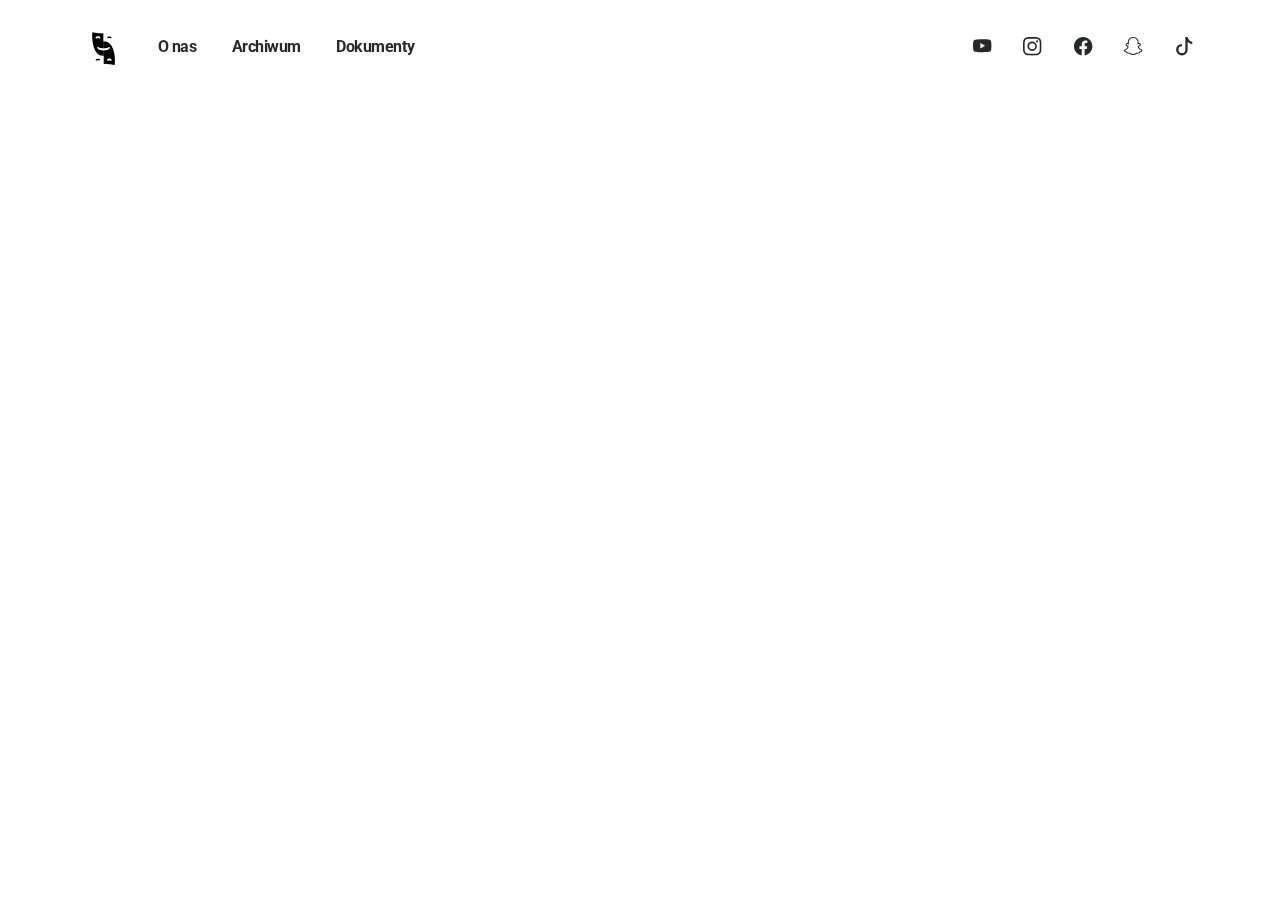
<file: about copy.html>
<!DOCTYPE html>
<html lang="en">
	<head>
		<meta charset="utf-8" >
		<title>Festiwal 12 Minut</title>
		<meta name="viewport" content="width=device-width, initial-scale=1">
		<link rel="icon" href="i/mini-logo.png">
		<!-- AOS 3.0.0-beta.6 plugin CSS (Animations) -->
		<link rel="stylesheet" href="https://unpkg.com/aos@next/dist/aos.css" />
		<!-- Google Fonts -->
		<link href="https://fonts.googleapis.com/css2?family=Playfair+Display:wght@100;200;300;400;500;600;700;800;900&amp;family=Roboto:wght@100;200;300;400;500;600;700;800;900&amp;subset=latin&amp;display=swap" rel="stylesheet" id="sf-google-fonts">
		<!-- Startup CSS + Bootstrap CSS (Styles for all blocks) - Remove ".min" if you want to edit a css code -->
		<link href="css/styles.min.css" rel="stylesheet" />
		<!-- jQuery 3.6.0 (uncomment line below if you need jQuery) -->
		<!-- <script src="https://cdnjs.cloudflare.com/ajax/libs/jquery/3.6.0/jquery.min.js"></script> -->
		<!-- Open graph settings (social networks sharing settings) -->
		<!-- Open graph settings end -->
	</head>

	<style>
		.marquee-container
		{
			overflow: hidden;
			width: 100%;
			height: 8vh;
		}

		.marquee img, .marquee_right img{
			height:5.2vw;
		}

		.marquee {
			top: 0;
			left: 100%;
			width: 100%;
			overflow: hidden;
			position: absolute;
			white-space: nowrap;
			animation: marquee 20s linear infinite;
		}

		.marquee2 {
			animation-delay: 10s;
		}
		.marquee_right {
			top: 0;
			right: 100%;
			width: 100%;
			overflow: hidden;
			position: absolute;
			white-space: nowrap;
			animation: marquee_right 20s linear infinite;
		}

		.marquee2_right {
			animation-delay: 10s;
		}


		@keyframes marquee {
			0% {
				left: 100%;
			}
			100% {
				left: -100%
			}
		}

		@keyframes marquee_right {
			0% {
				right: 100%;
			}
			100% {
				right: -100%
			}
		}
	</style>
	<body>

<!-- Navigation 8 -->
<nav class="bg-bg-3 sticky-top py-4 py-lg-7">
	<div class="d-block d-lg-none">
		<div class="container">
			<div class="row align-items-center">
				<div class="col-3" data-aos="fade-down" data-aos-delay="0">
					<a class="btn btn-width-equal-height d-lg-none rounded-circle custom-mobile-nav-btn" data-bs-toggle="offcanvas" data-bs-target="#custom-id-nk0bx5xe">
						<svg width="20" height="20" viewBox="0 0 16 16" fill="none" xmlns="http://www.w3.org/2000/svg" class="fill-light-1">
							<path d="M2.00016 5.33333H14.0002C14.177 5.33333 14.3465 5.2631 14.4716 5.13807C14.5966 5.01305 14.6668 4.84348 14.6668 4.66667C14.6668 4.48986 14.5966 4.32029 14.4716 4.19526C14.3465 4.07024 14.177 4 14.0002 4H2.00016C1.82335 4 1.65378 4.07024 1.52876 4.19526C1.40373 4.32029 1.3335 4.48986 1.3335 4.66667C1.3335 4.84348 1.40373 5.01305 1.52876 5.13807C1.65378 5.2631 1.82335 5.33333 2.00016 5.33333ZM14.0002 10.6667H2.00016C1.82335 10.6667 1.65378 10.7369 1.52876 10.8619C1.40373 10.987 1.3335 11.1565 1.3335 11.3333C1.3335 11.5101 1.40373 11.6797 1.52876 11.8047C1.65378 11.9298 1.82335 12 2.00016 12H14.0002C14.177 12 14.3465 11.9298 14.4716 11.8047C14.5966 11.6797 14.6668 11.5101 14.6668 11.3333C14.6668 11.1565 14.5966 10.987 14.4716 10.8619C14.3465 10.7369 14.177 10.6667 14.0002 10.6667ZM14.0002 7.33333H2.00016C1.82335 7.33333 1.65378 7.40357 1.52876 7.5286C1.40373 7.65362 1.3335 7.82319 1.3335 8C1.3335 8.17681 1.40373 8.34638 1.52876 8.4714C1.65378 8.59643 1.82335 8.66667 2.00016 8.66667H14.0002C14.177 8.66667 14.3465 8.59643 14.4716 8.4714C14.5966 8.34638 14.6668 8.17681 14.6668 8C14.6668 7.82319 14.5966 7.65362 14.4716 7.5286C14.3465 7.40357 14.177 7.33333 14.0002 7.33333Z">
							</path>
						</svg>
					</a>
				</div>
				<div class="col-6 text-center" data-aos="fade-down" data-aos-delay="250">
					<img src="i/mini-logo-long.png" alt="" class="img-fluid aos-init aos-animate" data-aos="fade-down" data-aos-delay="0">
				</div>
				<div class="col-3" data-aos="fade-down" data-aos-delay="500">
				</div>
			</div>
		</div>
	</div>
	<div class="offcanvas offcanvas-start bg-bg-3" id="custom-id-nk0bx5xe" aria-hidden="true">
		<div class="offcanvas-header">
			<h1 class="fw-9 display-4" data-aos="fade-down" data-aos-delay="150">
				12 Minut
			</h1>
			<a class="btn btn-sm btn-width-equal-height btn-bg-3" data-bs-dismiss="offcanvas">
				<svg width="24" height="24" viewBox="0 0 16 16" fill="none" xmlns="http://www.w3.org/2000/svg" class="fill-dark-2">
					<path d="M8.9398 8L13.1398 3.80667C13.2653 3.68113 13.3359 3.51087 13.3359 3.33333C13.3359 3.1558 13.2653 2.98554 13.1398 2.86C13.0143 2.73447 12.844 2.66394 12.6665 2.66394C12.4889 2.66394 12.3187 2.73447 12.1931 2.86L7.9998 7.06L3.80646 2.86C3.68093 2.73447 3.51066 2.66394 3.33313 2.66394C3.1556 2.66394 2.98533 2.73447 2.8598 2.86C2.73426 2.98554 2.66374 3.1558 2.66374 3.33333C2.66374 3.51087 2.73426 3.68113 2.8598 3.80667L7.0598 8L2.8598 12.1933C2.79731 12.2553 2.74771 12.329 2.71387 12.4103C2.68002 12.4915 2.6626 12.5787 2.6626 12.6667C2.6626 12.7547 2.68002 12.8418 2.71387 12.9231C2.74771 13.0043 2.79731 13.078 2.8598 13.14C2.92177 13.2025 2.99551 13.2521 3.07675 13.2859C3.15798 13.3198 3.24512 13.3372 3.33313 13.3372C3.42114 13.3372 3.50827 13.3198 3.58951 13.2859C3.67075 13.2521 3.74449 13.2025 3.80646 13.14L7.9998 8.94L12.1931 13.14C12.2551 13.2025 12.3288 13.2521 12.4101 13.2859C12.4913 13.3198 12.5785 13.3372 12.6665 13.3372C12.7545 13.3372 12.8416 13.3198 12.9228 13.2859C13.0041 13.2521 13.0778 13.2025 13.1398 13.14C13.2023 13.078 13.2519 13.0043 13.2857 12.9231C13.3196 12.8418 13.337 12.7547 13.337 12.6667C13.337 12.5787 13.3196 12.4915 13.2857 12.4103C13.2519 12.329 13.2023 12.2553 13.1398 12.1933L8.9398 8Z">
					</path>
				</svg>
			</a>
		</div>
		<div class="offcanvas-body">
			<div>
				<a href="#" class="fw-bold text-dark-1 py-2 d-inline-block">
O nas
				</a>
			</div>
			<div>
				<a href="#" class="fw-bold text-dark-1 py-2 d-inline-block">
Archiwum
				</a>
			</div>
			<div>
				<a href="#" class="fw-bold mb-6 text-dark-1 py-2 d-inline-block">
Dokumenty
				</a>
			</div>

			<a href="https://www.youtube.com/@festiwal12minut23" class="text-action-1 " target="_blank">
				<svg width="23" height="23" viewBox="0 0 20 20" fill="none" xmlns="http://www.w3.org/2000/svg" class="fill-dark-1" data-aos="fade-down" data-aos-delay="650">
					<path d="M8.051 1.999h.089c.822.003 4.987.033 6.11.335a2.01 2.01 0 0 1 1.415 1.42c.101.38.172.883.22 1.402l.01.104.022.26.008.104c.065.914.073 1.77.074 1.957v.075c-.001.194-.01 1.108-.082 2.06l-.008.105-.009.104c-.05.572-.124 1.14-.235 1.558a2.007 2.007 0 0 1-1.415 1.42c-1.16.312-5.569.334-6.18.335h-.142c-.309 0-1.587-.006-2.927-.052l-.17-.006-.087-.004-.171-.007-.171-.007c-1.11-.049-2.167-.128-2.654-.26a2.007 2.007 0 0 1-1.415-1.419c-.111-.417-.185-.986-.235-1.558L.09 9.82l-.008-.104A31.4 31.4 0 0 1 0 7.68v-.123c.002-.215.01-.958.064-1.778l.007-.103.003-.052.008-.104.022-.26.01-.104c.048-.519.119-1.023.22-1.402a2.007 2.007 0 0 1 1.415-1.42c.487-.13 1.544-.21 2.654-.26l.17-.007.172-.006.086-.003.171-.007A99.788 99.788 0 0 1 7.858 2h.193zM6.4 5.209v4.818l4.157-2.408L6.4 5.209z"/>
				  </svg>
			</a>
			<a href="https://www.instagram.com/festiwal12minut/" class="text-action-1 ms-6 " target="_blank">
				<svg width="23" height="23" viewBox="0 0 20 20" fill="none" xmlns="http://www.w3.org/2000/svg" class="fill-dark-1" data-aos="fade-down" data-aos-delay="750">
					<path d="M8 0C5.829 0 5.556.01 4.703.048 3.85.088 3.269.222 2.76.42a3.917 3.917 0 0 0-1.417.923A3.927 3.927 0 0 0 .42 2.76C.222 3.268.087 3.85.048 4.7.01 5.555 0 5.827 0 8.001c0 2.172.01 2.444.048 3.297.04.852.174 1.433.372 1.942.205.526.478.972.923 1.417.444.445.89.719 1.416.923.51.198 1.09.333 1.942.372C5.555 15.99 5.827 16 8 16s2.444-.01 3.298-.048c.851-.04 1.434-.174 1.943-.372a3.916 3.916 0 0 0 1.416-.923c.445-.445.718-.891.923-1.417.197-.509.332-1.09.372-1.942C15.99 10.445 16 10.173 16 8s-.01-2.445-.048-3.299c-.04-.851-.175-1.433-.372-1.941a3.926 3.926 0 0 0-.923-1.417A3.911 3.911 0 0 0 13.24.42c-.51-.198-1.092-.333-1.943-.372C10.443.01 10.172 0 7.998 0h.003zm-.717 1.442h.718c2.136 0 2.389.007 3.232.046.78.035 1.204.166 1.486.275.373.145.64.319.92.599.28.28.453.546.598.92.11.281.24.705.275 1.485.039.843.047 1.096.047 3.231s-.008 2.389-.047 3.232c-.035.78-.166 1.203-.275 1.485a2.47 2.47 0 0 1-.599.919c-.28.28-.546.453-.92.598-.28.11-.704.24-1.485.276-.843.038-1.096.047-3.232.047s-2.39-.009-3.233-.047c-.78-.036-1.203-.166-1.485-.276a2.478 2.478 0 0 1-.92-.598 2.48 2.48 0 0 1-.6-.92c-.109-.281-.24-.705-.275-1.485-.038-.843-.046-1.096-.046-3.233 0-2.136.008-2.388.046-3.231.036-.78.166-1.204.276-1.486.145-.373.319-.64.599-.92.28-.28.546-.453.92-.598.282-.11.705-.24 1.485-.276.738-.034 1.024-.044 2.515-.045v.002zm4.988 1.328a.96.96 0 1 0 0 1.92.96.96 0 0 0 0-1.92zm-4.27 1.122a4.109 4.109 0 1 0 0 8.217 4.109 4.109 0 0 0 0-8.217zm0 1.441a2.667 2.667 0 1 1 0 5.334 2.667 2.667 0 0 1 0-5.334z"/>
				</svg>
			</a>
			<a href="https://www.facebook.com/festiwal12minut" class="text-action-1 ms-6 " target="_blank">
				<svg width="23" height="23" viewBox="0 0 20 20" fill="none" xmlns="http://www.w3.org/2000/svg" class="fill-dark-1" data-aos="fade-down" data-aos-delay="850">
					<path d="M16 8.049c0-4.446-3.582-8.05-8-8.05C3.58 0-.002 3.603-.002 8.05c0 4.017 2.926 7.347 6.75 7.951v-5.625h-2.03V8.05H6.75V6.275c0-2.017 1.195-3.131 3.022-3.131.876 0 1.791.157 1.791.157v1.98h-1.009c-.993 0-1.303.621-1.303 1.258v1.51h2.218l-.354 2.326H9.25V16c3.824-.604 6.75-3.934 6.75-7.951z"/>

				</svg>
			</a>
			<a href="https://t.snapchat.com/2BQotqOD" class="text-action-1 ms-6 " target="_blank">
				<svg width="23" height="23" viewBox="0 0 20 20" fill="none" xmlns="http://www.w3.org/2000/svg" class="fill-dark-1" data-aos="fade-down" data-aos-delay="950">
					<path d="M15.943 11.526c-.111-.303-.323-.465-.564-.599a1.416 1.416 0 0 0-.123-.064l-.219-.111c-.752-.399-1.339-.902-1.746-1.498a3.387 3.387 0 0 1-.3-.531c-.034-.1-.032-.156-.008-.207a.338.338 0 0 1 .097-.1c.129-.086.262-.173.352-.231.162-.104.289-.187.371-.245.309-.216.525-.446.66-.702a1.397 1.397 0 0 0 .069-1.16c-.205-.538-.713-.872-1.329-.872a1.829 1.829 0 0 0-.487.065c.006-.368-.002-.757-.035-1.139-.116-1.344-.587-2.048-1.077-2.61a4.294 4.294 0 0 0-1.095-.881C9.764.216 8.92 0 7.999 0c-.92 0-1.76.216-2.505.641-.412.232-.782.53-1.097.883-.49.562-.96 1.267-1.077 2.61-.033.382-.04.772-.036 1.138a1.83 1.83 0 0 0-.487-.065c-.615 0-1.124.335-1.328.873a1.398 1.398 0 0 0 .067 1.161c.136.256.352.486.66.701.082.058.21.14.371.246l.339.221a.38.38 0 0 1 .109.11c.026.053.027.11-.012.217a3.363 3.363 0 0 1-.295.52c-.398.583-.968 1.077-1.696 1.472-.385.204-.786.34-.955.8-.128.348-.044.743.28 1.075.119.125.257.23.409.31a4.43 4.43 0 0 0 1 .4.66.66 0 0 1 .202.09c.118.104.102.26.259.488.079.118.18.22.296.3.33.229.701.243 1.095.258.355.014.758.03 1.217.18.19.064.389.186.618.328.55.338 1.305.802 2.566.802 1.262 0 2.02-.466 2.576-.806.227-.14.424-.26.609-.321.46-.152.863-.168 1.218-.181.393-.015.764-.03 1.095-.258a1.14 1.14 0 0 0 .336-.368c.114-.192.11-.327.217-.42a.625.625 0 0 1 .19-.087 4.446 4.446 0 0 0 1.014-.404c.16-.087.306-.2.429-.336l.004-.005c.304-.325.38-.709.256-1.047Zm-1.121.602c-.684.378-1.139.337-1.493.565-.3.193-.122.61-.34.76-.269.186-1.061-.012-2.085.326-.845.279-1.384 1.082-2.903 1.082-1.519 0-2.045-.801-2.904-1.084-1.022-.338-1.816-.14-2.084-.325-.218-.15-.041-.568-.341-.761-.354-.228-.809-.187-1.492-.563-.436-.24-.189-.39-.044-.46 2.478-1.199 2.873-3.05 2.89-3.188.022-.166.045-.297-.138-.466-.177-.164-.962-.65-1.18-.802-.36-.252-.52-.503-.402-.812.082-.214.281-.295.49-.295a.93.93 0 0 1 .197.022c.396.086.78.285 1.002.338.027.007.054.01.082.011.118 0 .16-.06.152-.195-.026-.433-.087-1.277-.019-2.066.094-1.084.444-1.622.859-2.097.2-.229 1.137-1.22 2.93-1.22 1.792 0 2.732.987 2.931 1.215.416.475.766 1.013.859 2.098.068.788.009 1.632-.019 2.065-.01.142.034.195.152.195a.35.35 0 0 0 .082-.01c.222-.054.607-.253 1.002-.338a.912.912 0 0 1 .197-.023c.21 0 .409.082.49.295.117.309-.04.56-.401.812-.218.152-1.003.638-1.18.802-.184.169-.16.3-.139.466.018.14.413 1.991 2.89 3.189.147.073.394.222-.041.464Z"/>
				</svg>
			</a>
			<a href="https://www.tiktok.com/@festiwal12minut" class="text-action-1 ms-6 " target="_blank">
				<svg width="23" height="23" viewBox="0 0 20 20" fill="none" xmlns="http://www.w3.org/2000/svg" class="fill-dark-1" data-aos="fade-down" data-aos-delay="1100">
					<path d="M9 0h1.98c.144.715.54 1.617 1.235 2.512C12.895 3.389 13.797 4 15 4v2c-1.753 0-3.07-.814-4-1.829V11a5 5 0 1 1-5-5v2a3 3 0 1 0 3 3V0Z"/>
				</svg>
			</a>
		</div>
	</div>
	<div class="d-none d-lg-block">
		<div class="container">
			<div class="row justify-content-between align-items-center">
				<div class="col-8">
					<a href="#">
						<img src="i/mini-logo.png" alt="" class="img-fluid me-4" data-aos="fade-down" data-aos-delay="0">
					</a>
					<a href="#" class="fw-bold mx-4 text-dark-1" data-aos-delay="150" data-aos="fade-down">
								O nas
					</a>
					<a href="#" class="fw-bold mx-4 text-dark-1" data-aos="fade-down" data-aos-delay="250">
								Archiwum
					</a>
					<a href="#" class="fw-bold mx-4 text-dark-1" data-aos="fade-down" data-aos-delay="400">
								Dokumenty
					</a>
				</div>
				<div class="col-4 text-end">
					<a href="https://www.youtube.com/@festiwal12minut23" class="text-action-1 " target="_blank">
						<svg width="23" height="23" viewBox="0 0 20 20" fill="none" xmlns="http://www.w3.org/2000/svg" class="fill-dark-1" data-aos="fade-down" data-aos-delay="650">
							<path d="M8.051 1.999h.089c.822.003 4.987.033 6.11.335a2.01 2.01 0 0 1 1.415 1.42c.101.38.172.883.22 1.402l.01.104.022.26.008.104c.065.914.073 1.77.074 1.957v.075c-.001.194-.01 1.108-.082 2.06l-.008.105-.009.104c-.05.572-.124 1.14-.235 1.558a2.007 2.007 0 0 1-1.415 1.42c-1.16.312-5.569.334-6.18.335h-.142c-.309 0-1.587-.006-2.927-.052l-.17-.006-.087-.004-.171-.007-.171-.007c-1.11-.049-2.167-.128-2.654-.26a2.007 2.007 0 0 1-1.415-1.419c-.111-.417-.185-.986-.235-1.558L.09 9.82l-.008-.104A31.4 31.4 0 0 1 0 7.68v-.123c.002-.215.01-.958.064-1.778l.007-.103.003-.052.008-.104.022-.26.01-.104c.048-.519.119-1.023.22-1.402a2.007 2.007 0 0 1 1.415-1.42c.487-.13 1.544-.21 2.654-.26l.17-.007.172-.006.086-.003.171-.007A99.788 99.788 0 0 1 7.858 2h.193zM6.4 5.209v4.818l4.157-2.408L6.4 5.209z"/>
						  </svg>
					</a>
					<a href="https://www.instagram.com/festiwal12minut/" class="text-action-1 ms-6 " target="_blank">
						<svg width="23" height="23" viewBox="0 0 20 20" fill="none" xmlns="http://www.w3.org/2000/svg" class="fill-dark-1" data-aos="fade-down" data-aos-delay="750">
							<path d="M8 0C5.829 0 5.556.01 4.703.048 3.85.088 3.269.222 2.76.42a3.917 3.917 0 0 0-1.417.923A3.927 3.927 0 0 0 .42 2.76C.222 3.268.087 3.85.048 4.7.01 5.555 0 5.827 0 8.001c0 2.172.01 2.444.048 3.297.04.852.174 1.433.372 1.942.205.526.478.972.923 1.417.444.445.89.719 1.416.923.51.198 1.09.333 1.942.372C5.555 15.99 5.827 16 8 16s2.444-.01 3.298-.048c.851-.04 1.434-.174 1.943-.372a3.916 3.916 0 0 0 1.416-.923c.445-.445.718-.891.923-1.417.197-.509.332-1.09.372-1.942C15.99 10.445 16 10.173 16 8s-.01-2.445-.048-3.299c-.04-.851-.175-1.433-.372-1.941a3.926 3.926 0 0 0-.923-1.417A3.911 3.911 0 0 0 13.24.42c-.51-.198-1.092-.333-1.943-.372C10.443.01 10.172 0 7.998 0h.003zm-.717 1.442h.718c2.136 0 2.389.007 3.232.046.78.035 1.204.166 1.486.275.373.145.64.319.92.599.28.28.453.546.598.92.11.281.24.705.275 1.485.039.843.047 1.096.047 3.231s-.008 2.389-.047 3.232c-.035.78-.166 1.203-.275 1.485a2.47 2.47 0 0 1-.599.919c-.28.28-.546.453-.92.598-.28.11-.704.24-1.485.276-.843.038-1.096.047-3.232.047s-2.39-.009-3.233-.047c-.78-.036-1.203-.166-1.485-.276a2.478 2.478 0 0 1-.92-.598 2.48 2.48 0 0 1-.6-.92c-.109-.281-.24-.705-.275-1.485-.038-.843-.046-1.096-.046-3.233 0-2.136.008-2.388.046-3.231.036-.78.166-1.204.276-1.486.145-.373.319-.64.599-.92.28-.28.546-.453.92-.598.282-.11.705-.24 1.485-.276.738-.034 1.024-.044 2.515-.045v.002zm4.988 1.328a.96.96 0 1 0 0 1.92.96.96 0 0 0 0-1.92zm-4.27 1.122a4.109 4.109 0 1 0 0 8.217 4.109 4.109 0 0 0 0-8.217zm0 1.441a2.667 2.667 0 1 1 0 5.334 2.667 2.667 0 0 1 0-5.334z"/>
						</svg>
					</a>
					<a href="https://www.facebook.com/festiwal12minut" class="text-action-1 ms-6 " target="_blank">
						<svg width="23" height="23" viewBox="0 0 20 20" fill="none" xmlns="http://www.w3.org/2000/svg" class="fill-dark-1" data-aos="fade-down" data-aos-delay="850">
							<path d="M16 8.049c0-4.446-3.582-8.05-8-8.05C3.58 0-.002 3.603-.002 8.05c0 4.017 2.926 7.347 6.75 7.951v-5.625h-2.03V8.05H6.75V6.275c0-2.017 1.195-3.131 3.022-3.131.876 0 1.791.157 1.791.157v1.98h-1.009c-.993 0-1.303.621-1.303 1.258v1.51h2.218l-.354 2.326H9.25V16c3.824-.604 6.75-3.934 6.75-7.951z"/>

						</svg>
					</a>
					<a href="https://t.snapchat.com/2BQotqOD" class="text-action-1 ms-6 " target="_blank">
						<svg width="23" height="23" viewBox="0 0 20 20" fill="none" xmlns="http://www.w3.org/2000/svg" class="fill-dark-1" data-aos="fade-down" data-aos-delay="950">
							<path d="M15.943 11.526c-.111-.303-.323-.465-.564-.599a1.416 1.416 0 0 0-.123-.064l-.219-.111c-.752-.399-1.339-.902-1.746-1.498a3.387 3.387 0 0 1-.3-.531c-.034-.1-.032-.156-.008-.207a.338.338 0 0 1 .097-.1c.129-.086.262-.173.352-.231.162-.104.289-.187.371-.245.309-.216.525-.446.66-.702a1.397 1.397 0 0 0 .069-1.16c-.205-.538-.713-.872-1.329-.872a1.829 1.829 0 0 0-.487.065c.006-.368-.002-.757-.035-1.139-.116-1.344-.587-2.048-1.077-2.61a4.294 4.294 0 0 0-1.095-.881C9.764.216 8.92 0 7.999 0c-.92 0-1.76.216-2.505.641-.412.232-.782.53-1.097.883-.49.562-.96 1.267-1.077 2.61-.033.382-.04.772-.036 1.138a1.83 1.83 0 0 0-.487-.065c-.615 0-1.124.335-1.328.873a1.398 1.398 0 0 0 .067 1.161c.136.256.352.486.66.701.082.058.21.14.371.246l.339.221a.38.38 0 0 1 .109.11c.026.053.027.11-.012.217a3.363 3.363 0 0 1-.295.52c-.398.583-.968 1.077-1.696 1.472-.385.204-.786.34-.955.8-.128.348-.044.743.28 1.075.119.125.257.23.409.31a4.43 4.43 0 0 0 1 .4.66.66 0 0 1 .202.09c.118.104.102.26.259.488.079.118.18.22.296.3.33.229.701.243 1.095.258.355.014.758.03 1.217.18.19.064.389.186.618.328.55.338 1.305.802 2.566.802 1.262 0 2.02-.466 2.576-.806.227-.14.424-.26.609-.321.46-.152.863-.168 1.218-.181.393-.015.764-.03 1.095-.258a1.14 1.14 0 0 0 .336-.368c.114-.192.11-.327.217-.42a.625.625 0 0 1 .19-.087 4.446 4.446 0 0 0 1.014-.404c.16-.087.306-.2.429-.336l.004-.005c.304-.325.38-.709.256-1.047Zm-1.121.602c-.684.378-1.139.337-1.493.565-.3.193-.122.61-.34.76-.269.186-1.061-.012-2.085.326-.845.279-1.384 1.082-2.903 1.082-1.519 0-2.045-.801-2.904-1.084-1.022-.338-1.816-.14-2.084-.325-.218-.15-.041-.568-.341-.761-.354-.228-.809-.187-1.492-.563-.436-.24-.189-.39-.044-.46 2.478-1.199 2.873-3.05 2.89-3.188.022-.166.045-.297-.138-.466-.177-.164-.962-.65-1.18-.802-.36-.252-.52-.503-.402-.812.082-.214.281-.295.49-.295a.93.93 0 0 1 .197.022c.396.086.78.285 1.002.338.027.007.054.01.082.011.118 0 .16-.06.152-.195-.026-.433-.087-1.277-.019-2.066.094-1.084.444-1.622.859-2.097.2-.229 1.137-1.22 2.93-1.22 1.792 0 2.732.987 2.931 1.215.416.475.766 1.013.859 2.098.068.788.009 1.632-.019 2.065-.01.142.034.195.152.195a.35.35 0 0 0 .082-.01c.222-.054.607-.253 1.002-.338a.912.912 0 0 1 .197-.023c.21 0 .409.082.49.295.117.309-.04.56-.401.812-.218.152-1.003.638-1.18.802-.184.169-.16.3-.139.466.018.14.413 1.991 2.89 3.189.147.073.394.222-.041.464Z"/>
						</svg>
					</a>
					<a href="https://www.tiktok.com/@festiwal12minut" class="text-action-1 ms-6 " target="_blank">
						<svg width="23" height="23" viewBox="0 0 20 20" fill="none" xmlns="http://www.w3.org/2000/svg" class="fill-dark-1" data-aos="fade-down" data-aos-delay="1100">
							<path d="M9 0h1.98c.144.715.54 1.617 1.235 2.512C12.895 3.389 13.797 4 15 4v2c-1.753 0-3.07-.814-4-1.829V11a5 5 0 1 1-5-5v2a3 3 0 1 0 3 3V0Z"/>
						</svg>
					</a>
				</div>
			</div>
		</div>
	</div>
</nav>


		<script>
			var width = document.getElementById('publ-card').clientHeight;
			
			if (window.addEventListener) {  // all browsers except IE before version 9
			window.addEventListener ("resize", onResizeEvent, true);
			} else {
			if (window.attachEvent) {   // IE before version 9
				window.attachEvent("onresize", onResizeEvent);
			}
			}
    
			function onResizeEvent() {
			newWidth = document.getElementById('publ-card').clientHeight;;
			if(newWidth != width){
				width = newWidth;
				width+=100;
				document.getElementById('carousel-publ').style.height = width+"px";
				// alert(newWidth);
			}
			}


		</script>
		<!-- Bootstrap JS -->
		<script src="https://cdn.jsdelivr.net/npm/bootstrap@5.1.2/dist/js/bootstrap.bundle.min.js"></script>

		<!-- AOS 3.0.0-beta.6 plugin JS (Animations) -->
		<script src="https://unpkg.com/aos@next/dist/aos.js"></script>
		
		<!-- Startup JS (Custom js for all blocks) - Remove ".min" if you want to edit a JS code -->
		<script src="js/scripts.min.js"></script>

	</body>
</html>
</file>
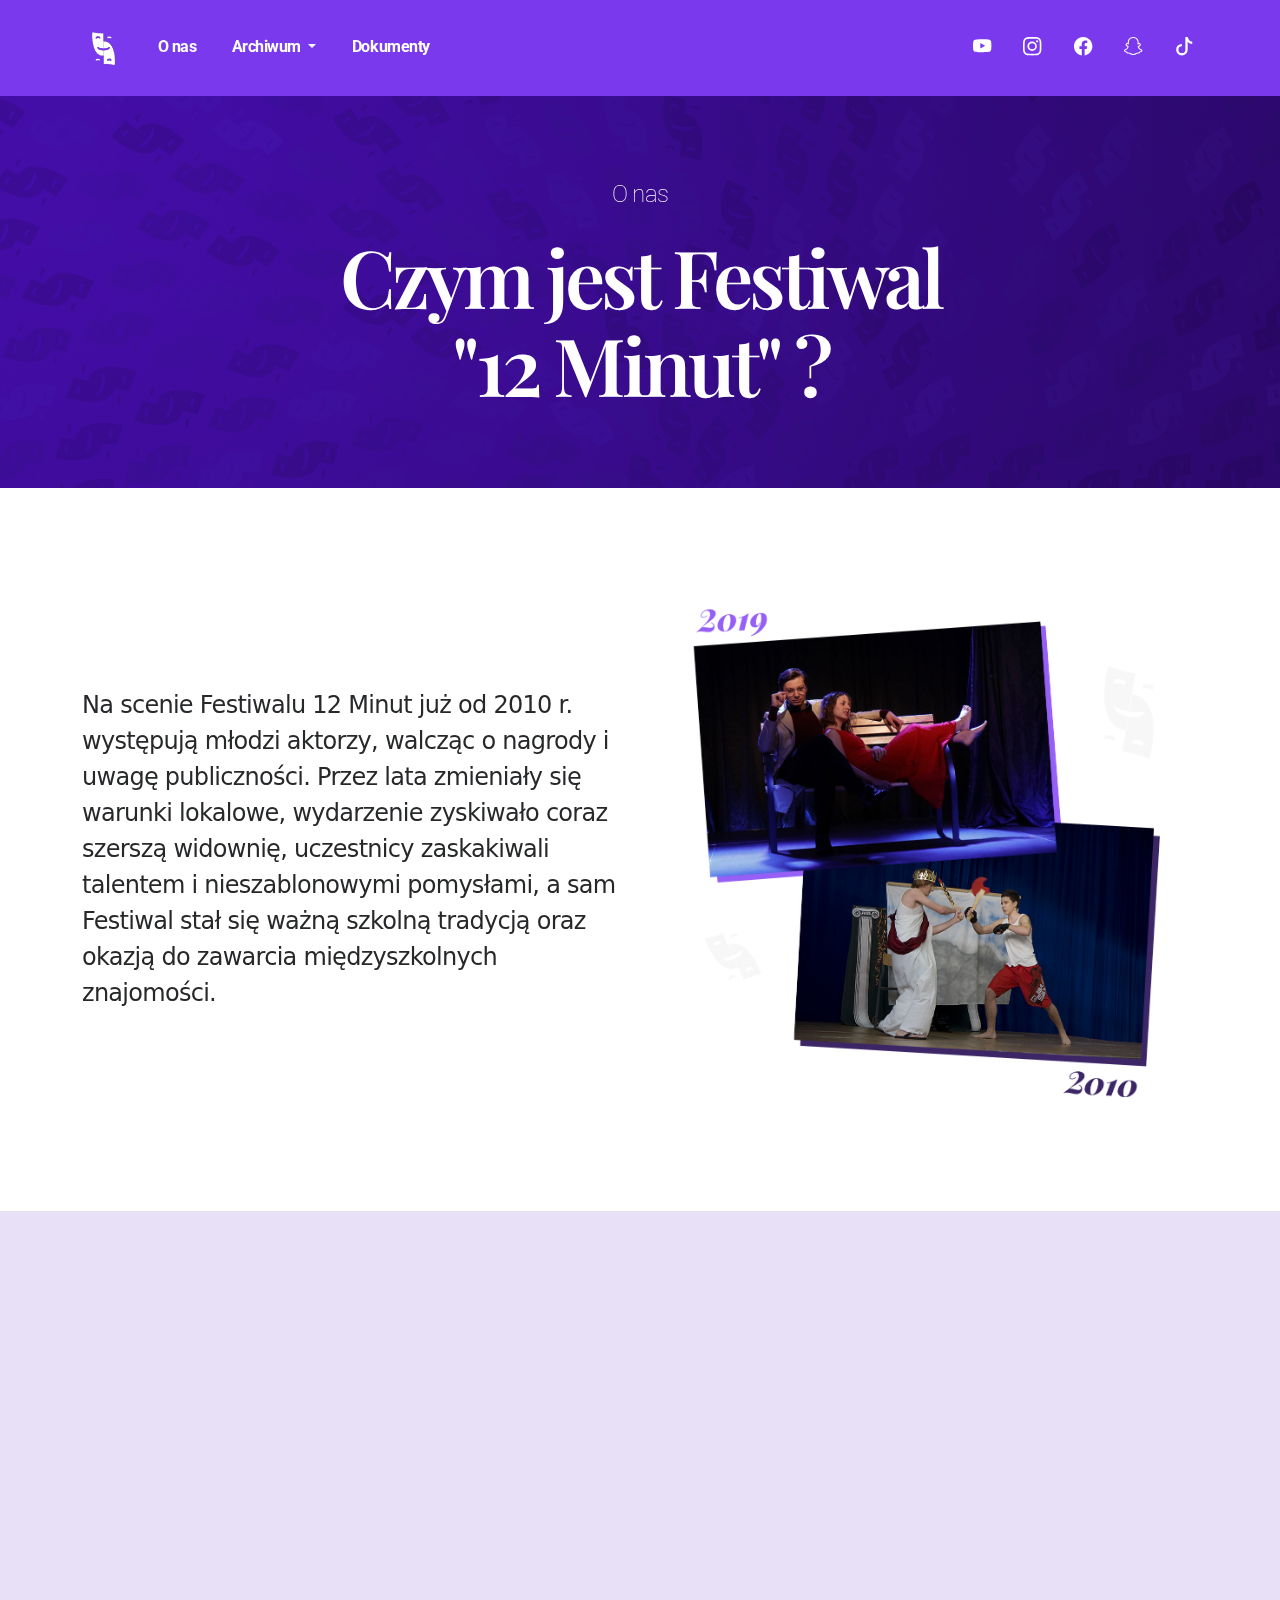
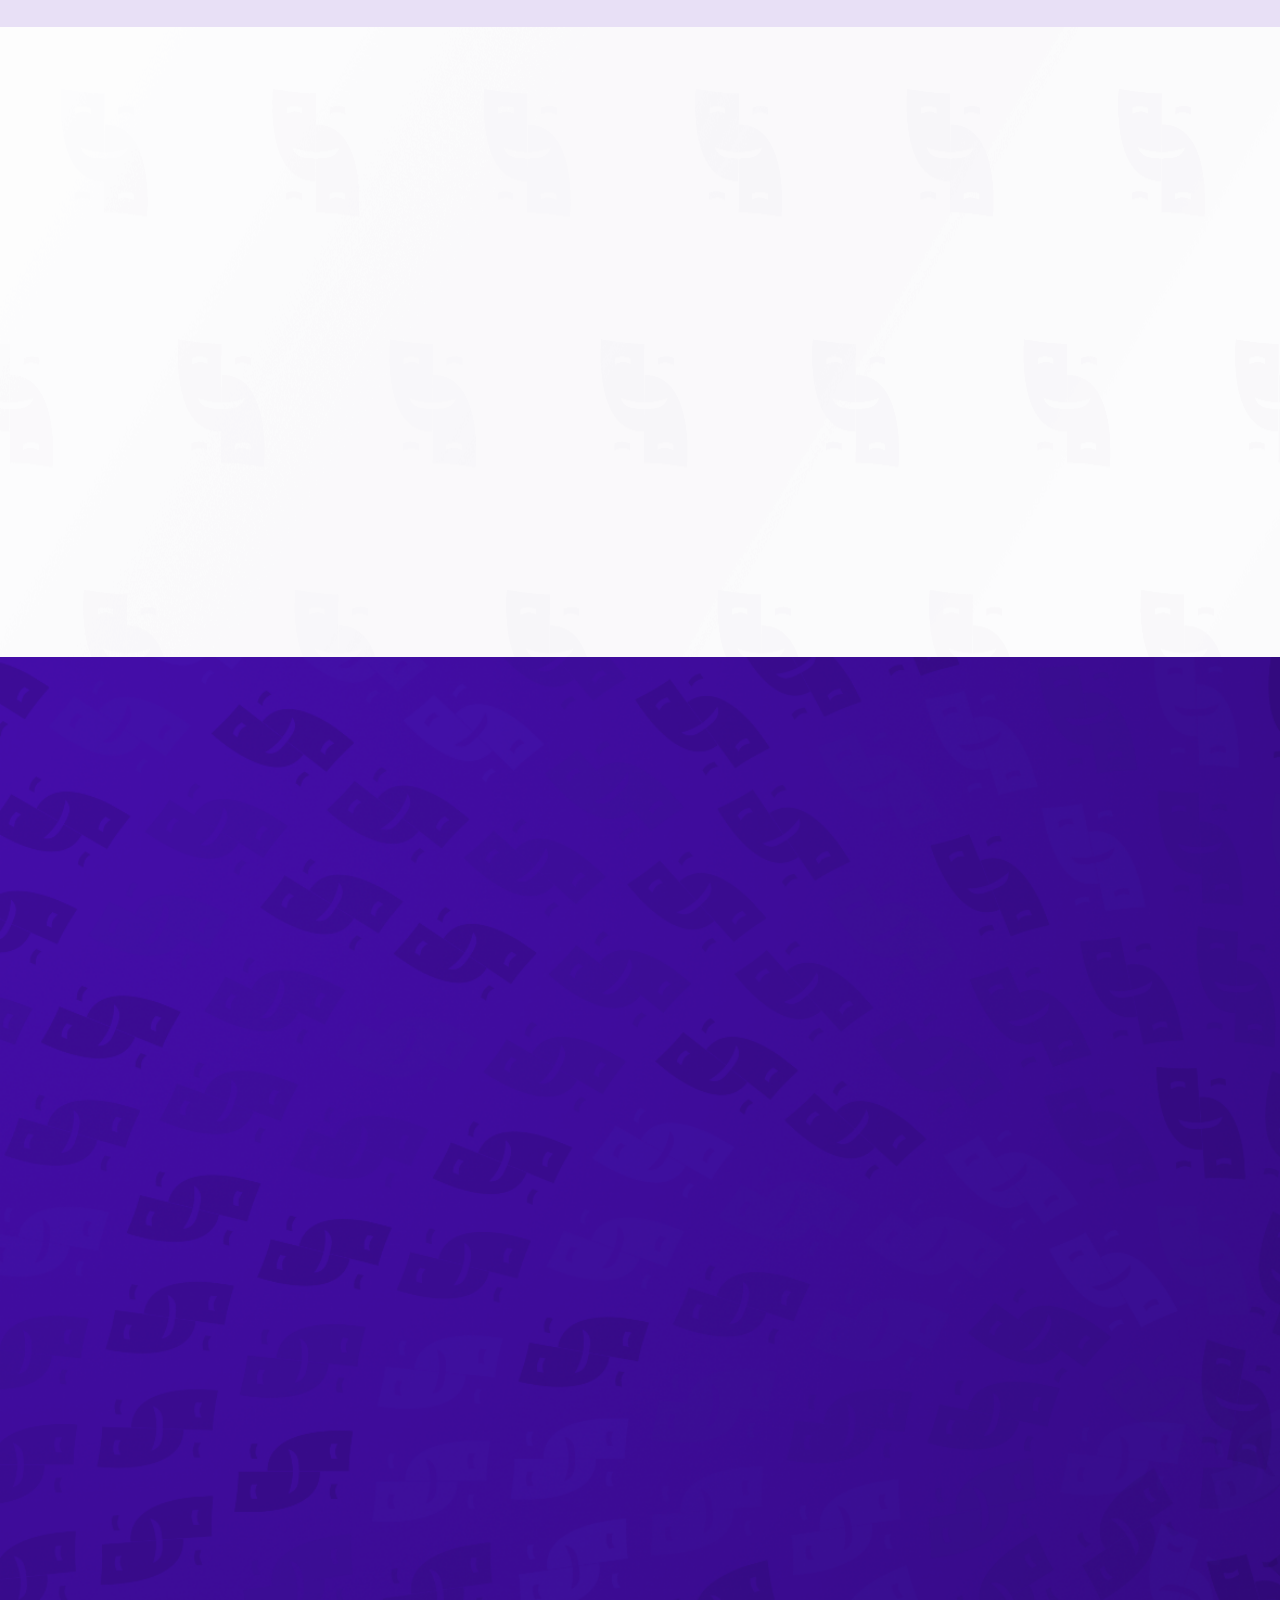
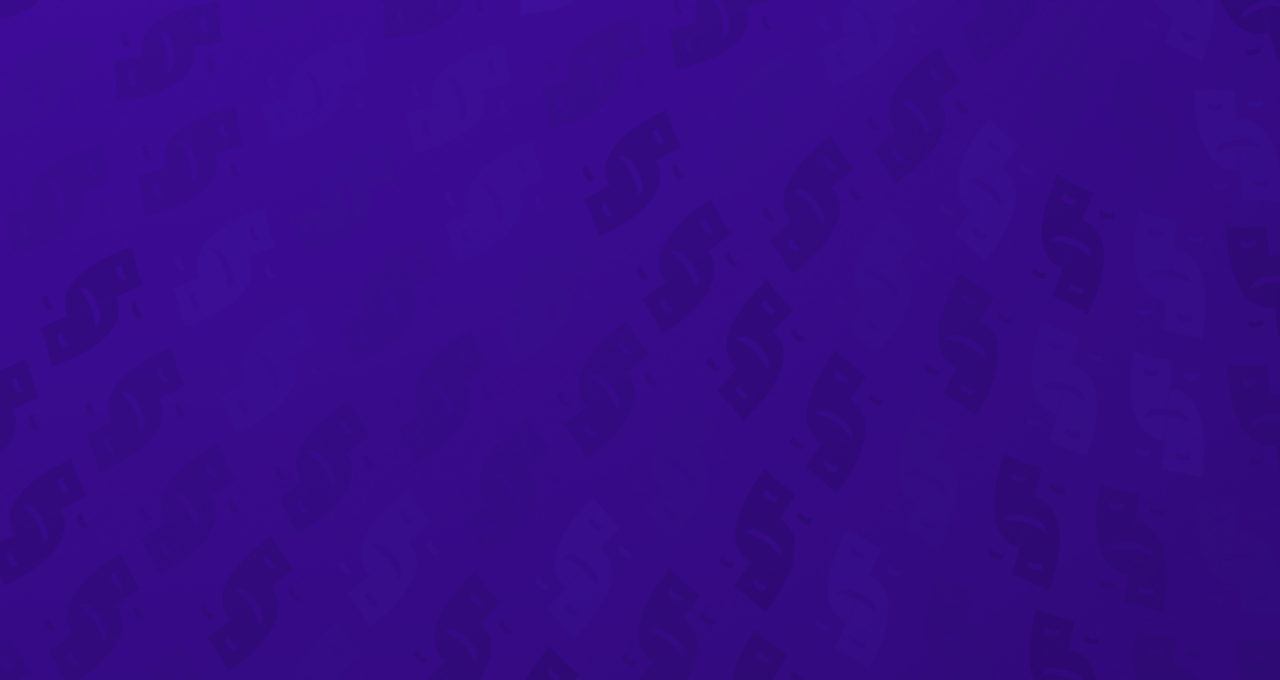
<file: about.html>
<!DOCTYPE html>
<html lang="en">
	<head>
		<meta charset="utf-8" >
		<title>Festiwal 12 Minut</title>
		<meta name="viewport" content="width=device-width, initial-scale=1">
		<link rel="icon" href="i/mini-logo.png">
		<!-- AOS 3.0.0-beta.6 plugin CSS (Animations) -->
		<link rel="stylesheet" href="https://unpkg.com/aos@next/dist/aos.css" />
		<!-- Google Fonts -->
		<link href="https://fonts.googleapis.com/css2?family=Playfair+Display:wght@100;200;300;400;500;600;700;800;900&amp;family=Roboto:wght@100;200;300;400;500;600;700;800;900&amp;subset=latin&amp;display=swap" rel="stylesheet" id="sf-google-fonts">
		<!-- Startup CSS + Bootstrap CSS (Styles for all blocks) - Remove ".min" if you want to edit a css code -->
		<link href="css/styles.min.css" rel="stylesheet" />
		<!-- jQuery 3.6.0 (uncomment line below if you need jQuery) -->
		<!-- <script src="https://cdnjs.cloudflare.com/ajax/libs/jquery/3.6.0/jquery.min.js"></script> -->
		<!-- Open graph settings (social networks sharing settings) -->
		<!-- Open graph settings end -->
	</head>
	<body>

<!-- Navigation 8 -->
<nav class="bg-custom-dark sticky-top py-4 py-lg-7">
	<div class="d-block d-lg-none">
		<div class="container">
			<div class="row align-items-center">
				<div class="col-3" data-aos="fade-down" data-aos-delay="0">
					<a class="btn btn-width-equal-height d-lg-none rounded-circle custom-mobile-nav-btn" data-bs-toggle="offcanvas" data-bs-target="#custom-id-nk0bx5xe">
						<svg width="20" height="20" viewBox="0 0 16 16" fill="none" xmlns="http://www.w3.org/2000/svg" class="fill-light-1">
							<path d="M2.00016 5.33333H14.0002C14.177 5.33333 14.3465 5.2631 14.4716 5.13807C14.5966 5.01305 14.6668 4.84348 14.6668 4.66667C14.6668 4.48986 14.5966 4.32029 14.4716 4.19526C14.3465 4.07024 14.177 4 14.0002 4H2.00016C1.82335 4 1.65378 4.07024 1.52876 4.19526C1.40373 4.32029 1.3335 4.48986 1.3335 4.66667C1.3335 4.84348 1.40373 5.01305 1.52876 5.13807C1.65378 5.2631 1.82335 5.33333 2.00016 5.33333ZM14.0002 10.6667H2.00016C1.82335 10.6667 1.65378 10.7369 1.52876 10.8619C1.40373 10.987 1.3335 11.1565 1.3335 11.3333C1.3335 11.5101 1.40373 11.6797 1.52876 11.8047C1.65378 11.9298 1.82335 12 2.00016 12H14.0002C14.177 12 14.3465 11.9298 14.4716 11.8047C14.5966 11.6797 14.6668 11.5101 14.6668 11.3333C14.6668 11.1565 14.5966 10.987 14.4716 10.8619C14.3465 10.7369 14.177 10.6667 14.0002 10.6667ZM14.0002 7.33333H2.00016C1.82335 7.33333 1.65378 7.40357 1.52876 7.5286C1.40373 7.65362 1.3335 7.82319 1.3335 8C1.3335 8.17681 1.40373 8.34638 1.52876 8.4714C1.65378 8.59643 1.82335 8.66667 2.00016 8.66667H14.0002C14.177 8.66667 14.3465 8.59643 14.4716 8.4714C14.5966 8.34638 14.6668 8.17681 14.6668 8C14.6668 7.82319 14.5966 7.65362 14.4716 7.5286C14.3465 7.40357 14.177 7.33333 14.0002 7.33333Z">
							</path>
						</svg>
					</a>
				</div>
				<div class="col-6 text-center" data-aos="fade-down" data-aos-delay="250">
					<a href="index.html">
						<img src="i/mini-logo-inv-long.png" alt="" class="img-fluid aos-init aos-animate" data-aos="fade-down" data-aos-delay="0">
					</a>
				</div>
				<div class="col-3" data-aos="fade-down" data-aos-delay="500">
				</div>
			</div>
		</div>
	</div>
	<div class="offcanvas offcanvas-start bg-bg-3" id="custom-id-nk0bx5xe" aria-hidden="true">
		<div class="offcanvas-header">
			<h1 class="fw-9 display-4" data-aos="fade-down" data-aos-delay="150">
				150">
				<a class="text-dark-1" href="index.html">12 Minut</a>
			</h1>
			<a class="btn btn-sm btn-width-equal-height btn-bg-3" data-bs-dismiss="offcanvas">
				<svg width="24" height="24" viewBox="0 0 16 16" fill="none" xmlns="http://www.w3.org/2000/svg" class="fill-dark-2">
					<path d="M8.9398 8L13.1398 3.80667C13.2653 3.68113 13.3359 3.51087 13.3359 3.33333C13.3359 3.1558 13.2653 2.98554 13.1398 2.86C13.0143 2.73447 12.844 2.66394 12.6665 2.66394C12.4889 2.66394 12.3187 2.73447 12.1931 2.86L7.9998 7.06L3.80646 2.86C3.68093 2.73447 3.51066 2.66394 3.33313 2.66394C3.1556 2.66394 2.98533 2.73447 2.8598 2.86C2.73426 2.98554 2.66374 3.1558 2.66374 3.33333C2.66374 3.51087 2.73426 3.68113 2.8598 3.80667L7.0598 8L2.8598 12.1933C2.79731 12.2553 2.74771 12.329 2.71387 12.4103C2.68002 12.4915 2.6626 12.5787 2.6626 12.6667C2.6626 12.7547 2.68002 12.8418 2.71387 12.9231C2.74771 13.0043 2.79731 13.078 2.8598 13.14C2.92177 13.2025 2.99551 13.2521 3.07675 13.2859C3.15798 13.3198 3.24512 13.3372 3.33313 13.3372C3.42114 13.3372 3.50827 13.3198 3.58951 13.2859C3.67075 13.2521 3.74449 13.2025 3.80646 13.14L7.9998 8.94L12.1931 13.14C12.2551 13.2025 12.3288 13.2521 12.4101 13.2859C12.4913 13.3198 12.5785 13.3372 12.6665 13.3372C12.7545 13.3372 12.8416 13.3198 12.9228 13.2859C13.0041 13.2521 13.0778 13.2025 13.1398 13.14C13.2023 13.078 13.2519 13.0043 13.2857 12.9231C13.3196 12.8418 13.337 12.7547 13.337 12.6667C13.337 12.5787 13.3196 12.4915 13.2857 12.4103C13.2519 12.329 13.2023 12.2553 13.1398 12.1933L8.9398 8Z">
					</path>
				</svg>
			</a>
		</div>
		<div class="offcanvas-body">
			<div>
				<a href="#" class="fw-bold text-dark-1 py-2 d-inline-block">
O nas
				</a>
			</div>
			<div>
	<a href="zdjecia.html" class="fw-bold text-dark-1 py-2 d-inline-block">
		Zdjęcia
	</a>
</div>
<div>
	<a href="wywiady.html" class="fw-bold text-dark-1 py-2 d-inline-block">
		Wywiady
	</a>
</div>
			<div>
				<a href="dokumenty.html" class="fw-bold mb-6 text-dark-1 py-2 d-inline-block">
Dokumenty
				</a>
			</div>

			<a href="https://www.youtube.com/@festiwal12minut23" class="text-light-1" target="_blank">
				<svg width="23" height="23" viewBox="0 0 20 20" fill="none" xmlns="http://www.w3.org/2000/svg" class="fill-dark-1" data-aos="fade-down" data-aos-delay="650">
					<path d="M8.051 1.999h.089c.822.003 4.987.033 6.11.335a2.01 2.01 0 0 1 1.415 1.42c.101.38.172.883.22 1.402l.01.104.022.26.008.104c.065.914.073 1.77.074 1.957v.075c-.001.194-.01 1.108-.082 2.06l-.008.105-.009.104c-.05.572-.124 1.14-.235 1.558a2.007 2.007 0 0 1-1.415 1.42c-1.16.312-5.569.334-6.18.335h-.142c-.309 0-1.587-.006-2.927-.052l-.17-.006-.087-.004-.171-.007-.171-.007c-1.11-.049-2.167-.128-2.654-.26a2.007 2.007 0 0 1-1.415-1.419c-.111-.417-.185-.986-.235-1.558L.09 9.82l-.008-.104A31.4 31.4 0 0 1 0 7.68v-.123c.002-.215.01-.958.064-1.778l.007-.103.003-.052.008-.104.022-.26.01-.104c.048-.519.119-1.023.22-1.402a2.007 2.007 0 0 1 1.415-1.42c.487-.13 1.544-.21 2.654-.26l.17-.007.172-.006.086-.003.171-.007A99.788 99.788 0 0 1 7.858 2h.193zM6.4 5.209v4.818l4.157-2.408L6.4 5.209z"/>
				  </svg>
			</a>
			<a href="https://www.instagram.com/festiwal12minut/" class="text-light-1 ms-6 " target="_blank">
				<svg width="23" height="23" viewBox="0 0 20 20" fill="none" xmlns="http://www.w3.org/2000/svg" class="fill-dark-1" data-aos="fade-down" data-aos-delay="750">
					<path d="M8 0C5.829 0 5.556.01 4.703.048 3.85.088 3.269.222 2.76.42a3.917 3.917 0 0 0-1.417.923A3.927 3.927 0 0 0 .42 2.76C.222 3.268.087 3.85.048 4.7.01 5.555 0 5.827 0 8.001c0 2.172.01 2.444.048 3.297.04.852.174 1.433.372 1.942.205.526.478.972.923 1.417.444.445.89.719 1.416.923.51.198 1.09.333 1.942.372C5.555 15.99 5.827 16 8 16s2.444-.01 3.298-.048c.851-.04 1.434-.174 1.943-.372a3.916 3.916 0 0 0 1.416-.923c.445-.445.718-.891.923-1.417.197-.509.332-1.09.372-1.942C15.99 10.445 16 10.173 16 8s-.01-2.445-.048-3.299c-.04-.851-.175-1.433-.372-1.941a3.926 3.926 0 0 0-.923-1.417A3.911 3.911 0 0 0 13.24.42c-.51-.198-1.092-.333-1.943-.372C10.443.01 10.172 0 7.998 0h.003zm-.717 1.442h.718c2.136 0 2.389.007 3.232.046.78.035 1.204.166 1.486.275.373.145.64.319.92.599.28.28.453.546.598.92.11.281.24.705.275 1.485.039.843.047 1.096.047 3.231s-.008 2.389-.047 3.232c-.035.78-.166 1.203-.275 1.485a2.47 2.47 0 0 1-.599.919c-.28.28-.546.453-.92.598-.28.11-.704.24-1.485.276-.843.038-1.096.047-3.232.047s-2.39-.009-3.233-.047c-.78-.036-1.203-.166-1.485-.276a2.478 2.478 0 0 1-.92-.598 2.48 2.48 0 0 1-.6-.92c-.109-.281-.24-.705-.275-1.485-.038-.843-.046-1.096-.046-3.233 0-2.136.008-2.388.046-3.231.036-.78.166-1.204.276-1.486.145-.373.319-.64.599-.92.28-.28.546-.453.92-.598.282-.11.705-.24 1.485-.276.738-.034 1.024-.044 2.515-.045v.002zm4.988 1.328a.96.96 0 1 0 0 1.92.96.96 0 0 0 0-1.92zm-4.27 1.122a4.109 4.109 0 1 0 0 8.217 4.109 4.109 0 0 0 0-8.217zm0 1.441a2.667 2.667 0 1 1 0 5.334 2.667 2.667 0 0 1 0-5.334z"/>
				</svg>
			</a>
			<a href="https://www.facebook.com/festiwal12minut" class="text-light-1 ms-6 " target="_blank">
				<svg width="23" height="23" viewBox="0 0 20 20" fill="none" xmlns="http://www.w3.org/2000/svg" class="fill-dark-1" data-aos="fade-down" data-aos-delay="850">
					<path d="M16 8.049c0-4.446-3.582-8.05-8-8.05C3.58 0-.002 3.603-.002 8.05c0 4.017 2.926 7.347 6.75 7.951v-5.625h-2.03V8.05H6.75V6.275c0-2.017 1.195-3.131 3.022-3.131.876 0 1.791.157 1.791.157v1.98h-1.009c-.993 0-1.303.621-1.303 1.258v1.51h2.218l-.354 2.326H9.25V16c3.824-.604 6.75-3.934 6.75-7.951z"/>

				</svg>
			</a>
			<a href="https://t.snapchat.com/2BQotqOD" class="text-light-1 ms-6 " target="_blank">
				<svg width="23" height="23" viewBox="0 0 20 20" fill="none" xmlns="http://www.w3.org/2000/svg" class="fill-dark-1" data-aos="fade-down" data-aos-delay="950">
					<path d="M15.943 11.526c-.111-.303-.323-.465-.564-.599a1.416 1.416 0 0 0-.123-.064l-.219-.111c-.752-.399-1.339-.902-1.746-1.498a3.387 3.387 0 0 1-.3-.531c-.034-.1-.032-.156-.008-.207a.338.338 0 0 1 .097-.1c.129-.086.262-.173.352-.231.162-.104.289-.187.371-.245.309-.216.525-.446.66-.702a1.397 1.397 0 0 0 .069-1.16c-.205-.538-.713-.872-1.329-.872a1.829 1.829 0 0 0-.487.065c.006-.368-.002-.757-.035-1.139-.116-1.344-.587-2.048-1.077-2.61a4.294 4.294 0 0 0-1.095-.881C9.764.216 8.92 0 7.999 0c-.92 0-1.76.216-2.505.641-.412.232-.782.53-1.097.883-.49.562-.96 1.267-1.077 2.61-.033.382-.04.772-.036 1.138a1.83 1.83 0 0 0-.487-.065c-.615 0-1.124.335-1.328.873a1.398 1.398 0 0 0 .067 1.161c.136.256.352.486.66.701.082.058.21.14.371.246l.339.221a.38.38 0 0 1 .109.11c.026.053.027.11-.012.217a3.363 3.363 0 0 1-.295.52c-.398.583-.968 1.077-1.696 1.472-.385.204-.786.34-.955.8-.128.348-.044.743.28 1.075.119.125.257.23.409.31a4.43 4.43 0 0 0 1 .4.66.66 0 0 1 .202.09c.118.104.102.26.259.488.079.118.18.22.296.3.33.229.701.243 1.095.258.355.014.758.03 1.217.18.19.064.389.186.618.328.55.338 1.305.802 2.566.802 1.262 0 2.02-.466 2.576-.806.227-.14.424-.26.609-.321.46-.152.863-.168 1.218-.181.393-.015.764-.03 1.095-.258a1.14 1.14 0 0 0 .336-.368c.114-.192.11-.327.217-.42a.625.625 0 0 1 .19-.087 4.446 4.446 0 0 0 1.014-.404c.16-.087.306-.2.429-.336l.004-.005c.304-.325.38-.709.256-1.047Zm-1.121.602c-.684.378-1.139.337-1.493.565-.3.193-.122.61-.34.76-.269.186-1.061-.012-2.085.326-.845.279-1.384 1.082-2.903 1.082-1.519 0-2.045-.801-2.904-1.084-1.022-.338-1.816-.14-2.084-.325-.218-.15-.041-.568-.341-.761-.354-.228-.809-.187-1.492-.563-.436-.24-.189-.39-.044-.46 2.478-1.199 2.873-3.05 2.89-3.188.022-.166.045-.297-.138-.466-.177-.164-.962-.65-1.18-.802-.36-.252-.52-.503-.402-.812.082-.214.281-.295.49-.295a.93.93 0 0 1 .197.022c.396.086.78.285 1.002.338.027.007.054.01.082.011.118 0 .16-.06.152-.195-.026-.433-.087-1.277-.019-2.066.094-1.084.444-1.622.859-2.097.2-.229 1.137-1.22 2.93-1.22 1.792 0 2.732.987 2.931 1.215.416.475.766 1.013.859 2.098.068.788.009 1.632-.019 2.065-.01.142.034.195.152.195a.35.35 0 0 0 .082-.01c.222-.054.607-.253 1.002-.338a.912.912 0 0 1 .197-.023c.21 0 .409.082.49.295.117.309-.04.56-.401.812-.218.152-1.003.638-1.18.802-.184.169-.16.3-.139.466.018.14.413 1.991 2.89 3.189.147.073.394.222-.041.464Z"/>
				</svg>
			</a>
			<a href="https://www.tiktok.com/@festiwal12minut" class="text-light-1 ms-6 " target="_blank">
				<svg width="23" height="23" viewBox="0 0 20 20" fill="none" xmlns="http://www.w3.org/2000/svg" class="fill-dark-1" data-aos="fade-down" data-aos-delay="1100">
					<path d="M9 0h1.98c.144.715.54 1.617 1.235 2.512C12.895 3.389 13.797 4 15 4v2c-1.753 0-3.07-.814-4-1.829V11a5 5 0 1 1-5-5v2a3 3 0 1 0 3 3V0Z"/>
				</svg>
			</a>
		</div>
	</div>
	<div class="d-none d-lg-block">
		<div class="container">
			<div class="row justify-content-between align-items-center">
				<div class="col-8">
					<a href="index.html">
						<img src="i/mini-logo-inv.png" alt="" class="img-fluid me-4" data-aos="fade-down" data-aos-delay="0">
					</a>
					<a href="about.html" class="fw-bold mx-4 text-light-1" data-aos-delay="150" data-aos="fade-down">
								O nas
					</a>
					<div class="d-inline-block dropdown">
						<a class="fw-bold mx-4 text-light-1 dropdown-toggle" id="custom-id-yvnry76o" data-bs-toggle="dropdown" data-bs-display="static" aria-expanded="false" type="button" data-aos="fade-down" data-aos-delay="250">
									Archiwum
						</a>
						<ul class="dropdown-menu" aria-labelledby="custom-id-yvnry76o">
							<li>
								<a class="dropdown-item" href="zdjecia.html">
									Zdjęcia
								</a>
							</li>
							<li>
								<a class="dropdown-item disabled" href="transmisje.html" tabindex="-1" aria-disabled="true">
									Transmisje (wkrótce)
								</a>
							</li>
							<li>
								<a class="dropdown-item" href="wywiady.html">
									Wywiady
								</a>
							</li>
						</ul>
					</div>
					<a href="dokumenty.html" class="fw-bold mx-4 text-light-1" data-aos="fade-down" data-aos-delay="400">
								Dokumenty
					</a>
				</div>
				<div class="col-4 text-end">
					<a href="https://www.youtube.com/@festiwal12minut23" class="text-light-1 " target="_blank">
						<svg width="23" height="23" viewBox="0 0 20 20" fill="none" xmlns="http://www.w3.org/2000/svg" class="fill-light-1" data-aos="fade-down" data-aos-delay="650">
							<path d="M8.051 1.999h.089c.822.003 4.987.033 6.11.335a2.01 2.01 0 0 1 1.415 1.42c.101.38.172.883.22 1.402l.01.104.022.26.008.104c.065.914.073 1.77.074 1.957v.075c-.001.194-.01 1.108-.082 2.06l-.008.105-.009.104c-.05.572-.124 1.14-.235 1.558a2.007 2.007 0 0 1-1.415 1.42c-1.16.312-5.569.334-6.18.335h-.142c-.309 0-1.587-.006-2.927-.052l-.17-.006-.087-.004-.171-.007-.171-.007c-1.11-.049-2.167-.128-2.654-.26a2.007 2.007 0 0 1-1.415-1.419c-.111-.417-.185-.986-.235-1.558L.09 9.82l-.008-.104A31.4 31.4 0 0 1 0 7.68v-.123c.002-.215.01-.958.064-1.778l.007-.103.003-.052.008-.104.022-.26.01-.104c.048-.519.119-1.023.22-1.402a2.007 2.007 0 0 1 1.415-1.42c.487-.13 1.544-.21 2.654-.26l.17-.007.172-.006.086-.003.171-.007A99.788 99.788 0 0 1 7.858 2h.193zM6.4 5.209v4.818l4.157-2.408L6.4 5.209z"/>
						  </svg>
					</a>
					<a href="https://www.instagram.com/festiwal12minut/" class="text-light-1 ms-6 " target="_blank">
						<svg width="23" height="23" viewBox="0 0 20 20" fill="none" xmlns="http://www.w3.org/2000/svg" class="fill-light-1" data-aos="fade-down" data-aos-delay="750">
							<path d="M8 0C5.829 0 5.556.01 4.703.048 3.85.088 3.269.222 2.76.42a3.917 3.917 0 0 0-1.417.923A3.927 3.927 0 0 0 .42 2.76C.222 3.268.087 3.85.048 4.7.01 5.555 0 5.827 0 8.001c0 2.172.01 2.444.048 3.297.04.852.174 1.433.372 1.942.205.526.478.972.923 1.417.444.445.89.719 1.416.923.51.198 1.09.333 1.942.372C5.555 15.99 5.827 16 8 16s2.444-.01 3.298-.048c.851-.04 1.434-.174 1.943-.372a3.916 3.916 0 0 0 1.416-.923c.445-.445.718-.891.923-1.417.197-.509.332-1.09.372-1.942C15.99 10.445 16 10.173 16 8s-.01-2.445-.048-3.299c-.04-.851-.175-1.433-.372-1.941a3.926 3.926 0 0 0-.923-1.417A3.911 3.911 0 0 0 13.24.42c-.51-.198-1.092-.333-1.943-.372C10.443.01 10.172 0 7.998 0h.003zm-.717 1.442h.718c2.136 0 2.389.007 3.232.046.78.035 1.204.166 1.486.275.373.145.64.319.92.599.28.28.453.546.598.92.11.281.24.705.275 1.485.039.843.047 1.096.047 3.231s-.008 2.389-.047 3.232c-.035.78-.166 1.203-.275 1.485a2.47 2.47 0 0 1-.599.919c-.28.28-.546.453-.92.598-.28.11-.704.24-1.485.276-.843.038-1.096.047-3.232.047s-2.39-.009-3.233-.047c-.78-.036-1.203-.166-1.485-.276a2.478 2.478 0 0 1-.92-.598 2.48 2.48 0 0 1-.6-.92c-.109-.281-.24-.705-.275-1.485-.038-.843-.046-1.096-.046-3.233 0-2.136.008-2.388.046-3.231.036-.78.166-1.204.276-1.486.145-.373.319-.64.599-.92.28-.28.546-.453.92-.598.282-.11.705-.24 1.485-.276.738-.034 1.024-.044 2.515-.045v.002zm4.988 1.328a.96.96 0 1 0 0 1.92.96.96 0 0 0 0-1.92zm-4.27 1.122a4.109 4.109 0 1 0 0 8.217 4.109 4.109 0 0 0 0-8.217zm0 1.441a2.667 2.667 0 1 1 0 5.334 2.667 2.667 0 0 1 0-5.334z"/>
						</svg>
					</a>
					<a href="https://www.facebook.com/festiwal12minut" class="text-light-1 ms-6 " target="_blank">
						<svg width="23" height="23" viewBox="0 0 20 20" fill="none" xmlns="http://www.w3.org/2000/svg" class="fill-light-1" data-aos="fade-down" data-aos-delay="850">
							<path d="M16 8.049c0-4.446-3.582-8.05-8-8.05C3.58 0-.002 3.603-.002 8.05c0 4.017 2.926 7.347 6.75 7.951v-5.625h-2.03V8.05H6.75V6.275c0-2.017 1.195-3.131 3.022-3.131.876 0 1.791.157 1.791.157v1.98h-1.009c-.993 0-1.303.621-1.303 1.258v1.51h2.218l-.354 2.326H9.25V16c3.824-.604 6.75-3.934 6.75-7.951z"/>

						</svg>
					</a>
					<a href="https://t.snapchat.com/2BQotqOD" class="text-light-1 ms-6 " target="_blank">
						<svg width="23" height="23" viewBox="0 0 20 20" fill="none" xmlns="http://www.w3.org/2000/svg" class="fill-light-1" data-aos="fade-down" data-aos-delay="950">
							<path d="M15.943 11.526c-.111-.303-.323-.465-.564-.599a1.416 1.416 0 0 0-.123-.064l-.219-.111c-.752-.399-1.339-.902-1.746-1.498a3.387 3.387 0 0 1-.3-.531c-.034-.1-.032-.156-.008-.207a.338.338 0 0 1 .097-.1c.129-.086.262-.173.352-.231.162-.104.289-.187.371-.245.309-.216.525-.446.66-.702a1.397 1.397 0 0 0 .069-1.16c-.205-.538-.713-.872-1.329-.872a1.829 1.829 0 0 0-.487.065c.006-.368-.002-.757-.035-1.139-.116-1.344-.587-2.048-1.077-2.61a4.294 4.294 0 0 0-1.095-.881C9.764.216 8.92 0 7.999 0c-.92 0-1.76.216-2.505.641-.412.232-.782.53-1.097.883-.49.562-.96 1.267-1.077 2.61-.033.382-.04.772-.036 1.138a1.83 1.83 0 0 0-.487-.065c-.615 0-1.124.335-1.328.873a1.398 1.398 0 0 0 .067 1.161c.136.256.352.486.66.701.082.058.21.14.371.246l.339.221a.38.38 0 0 1 .109.11c.026.053.027.11-.012.217a3.363 3.363 0 0 1-.295.52c-.398.583-.968 1.077-1.696 1.472-.385.204-.786.34-.955.8-.128.348-.044.743.28 1.075.119.125.257.23.409.31a4.43 4.43 0 0 0 1 .4.66.66 0 0 1 .202.09c.118.104.102.26.259.488.079.118.18.22.296.3.33.229.701.243 1.095.258.355.014.758.03 1.217.18.19.064.389.186.618.328.55.338 1.305.802 2.566.802 1.262 0 2.02-.466 2.576-.806.227-.14.424-.26.609-.321.46-.152.863-.168 1.218-.181.393-.015.764-.03 1.095-.258a1.14 1.14 0 0 0 .336-.368c.114-.192.11-.327.217-.42a.625.625 0 0 1 .19-.087 4.446 4.446 0 0 0 1.014-.404c.16-.087.306-.2.429-.336l.004-.005c.304-.325.38-.709.256-1.047Zm-1.121.602c-.684.378-1.139.337-1.493.565-.3.193-.122.61-.34.76-.269.186-1.061-.012-2.085.326-.845.279-1.384 1.082-2.903 1.082-1.519 0-2.045-.801-2.904-1.084-1.022-.338-1.816-.14-2.084-.325-.218-.15-.041-.568-.341-.761-.354-.228-.809-.187-1.492-.563-.436-.24-.189-.39-.044-.46 2.478-1.199 2.873-3.05 2.89-3.188.022-.166.045-.297-.138-.466-.177-.164-.962-.65-1.18-.802-.36-.252-.52-.503-.402-.812.082-.214.281-.295.49-.295a.93.93 0 0 1 .197.022c.396.086.78.285 1.002.338.027.007.054.01.082.011.118 0 .16-.06.152-.195-.026-.433-.087-1.277-.019-2.066.094-1.084.444-1.622.859-2.097.2-.229 1.137-1.22 2.93-1.22 1.792 0 2.732.987 2.931 1.215.416.475.766 1.013.859 2.098.068.788.009 1.632-.019 2.065-.01.142.034.195.152.195a.35.35 0 0 0 .082-.01c.222-.054.607-.253 1.002-.338a.912.912 0 0 1 .197-.023c.21 0 .409.082.49.295.117.309-.04.56-.401.812-.218.152-1.003.638-1.18.802-.184.169-.16.3-.139.466.018.14.413 1.991 2.89 3.189.147.073.394.222-.041.464Z"/>
						</svg>
					</a>
					<a href="https://www.tiktok.com/@festiwal12minut" class="text-light-1 ms-6 " target="_blank">
						<svg width="23" height="23" viewBox="0 0 20 20" fill="none" xmlns="http://www.w3.org/2000/svg" class="fill-light-1" data-aos="fade-down" data-aos-delay="1100">
							<path d="M9 0h1.98c.144.715.54 1.617 1.235 2.512C12.895 3.389 13.797 4 15 4v2c-1.753 0-3.07-.814-4-1.829V11a5 5 0 1 1-5-5v2a3 3 0 1 0 3 3V0Z"/>
						</svg>
					</a>
				</div>
			</div>
		</div>
	</div>
</nav>
<!-- Content 3-->
<section class="py-10 py-lg-20 text-center bg-size-cover bg-action-2" data-bg-src="i/about-bg.png">
	<div class="container">
		<p data-aos="fade-down" data-aos-delay="0" class="mb-5 fs-1 text-light-2 fw-lighter">
						O nas
		</p>
		<h2 class="remove-br-md text-light-1 display-2" data-aos="fade-down" data-aos-delay="150">
						Czym jest Festiwal 
			<br>
"12 Minut" ?
		</h2>
	</div>
</section>
<!-- Feature 8 -->
	<section class="py-10 py-lg-20 bg-bg-3">
		<div class="container">
			<div class="row align-items-md-center justify-content-between">
				<div class="mb-8 mb-md-0 col-md-7 col-lg-6 col-xxl-6 col-xl-6">
					<p class="text-center text-md-start mb-0 fs-1 font-body text-dark-1 fw-3" data-aos="fade-down" data-aos-delay="500" style="font-size: 1.75rem">
								Na scenie Festiwalu 12 Minut już od 2010 r. występują młodzi aktorzy, walcząc o nagrody i uwagę publiczności. Przez lata zmieniały się warunki lokalowe, wydarzenie zyskiwało coraz szerszą widownię, uczestnicy zaskakiwali talentem i nieszablonowymi pomysłami, a sam Festiwal stał się ważną szkolną tradycją oraz okazją do zawarcia międzyszkolnych znajomości.
					</p>
				</div>
				<div class="col-md-5 col-xl-6">
					<img src="i/about-photos.png" alt="" class="img-fluid w-100" data-aos="fade-down" data-aos-delay="650">			
				</div>
			</div>
		</div>
	</section>
	<!-- Feature 17 -->
		<section class="py-10 py-lg-20 text-center text-md-start bg-custom-blank">
			<div class="container">
				<div class="row align-items-center justify-content-center">
					<div class="mb-8 mb-md-0 col-10 col-sm-7 col-md-5 col-xl-4">
						<img src="i/working.png" alt="" class="img-fluid w-100" data-aos="fade-down" data-aos-delay="250">
					</div>
					<div class="col-md-1">
					</div>
					<div class="col-md-6 col-xl-5 col-xxl-5">
						<p class="mb-0 fs-1 text-dark-1 fw-3" data-aos="fade-down" data-aos-delay="500" style="font-size: 1.75rem">
									Niezmiennie przygotowaniem Festiwalu zajmują się uczniowie Hoffmanowej, a nad ich działaniami czuwają nauczyciele z panią Anną Kramek-Klicką na czele.
						</p>
					</div>
				</div>
			</div>
		</section>
		<!-- Feature 8 -->
			<section class="py-10 py-lg-20 bg-bg-3" data-bg-src="i/background-about-logos3.png">
				<div class="container">
					<div class="row align-items-md-center justify-content-between">
						<div class="mb-8 mb-md-0 col-md-7 col-lg-6 col-xxl-6 col-xl-6">
							<p class="text-center text-md-start mb-0 fs-1 font-body text-dark-1 fw-3" data-aos="fade-down" data-aos-delay="500" style="font-size: 1.75rem">
										Co roku w listopadzie do naszego liceum ściągają tłumy, by oglądać spektakle i przyjemnie spędzać czas na spotkaniach ze sztuką. Ideą Festiwalu jest dobra zabawa, uwrażliwienie uczestników na przekaz płynący ze sceny oraz wymiana poglądów i doświadczeń. Projekt jest skierowany do uczniów szkół ponadpodstawowych. 
							</p>
						</div>
						<div class="col-md-5 col-xl-6">
							<img src="i/collage3.png" alt="" class="img-fluid w-100" data-aos="fade-down" data-aos-delay="650">			
						</div>
					</div>
				</div>
			</section>
			<!-- Feature 7 -->
				<section class="py-10 py-lg-20 text-center bg-custom-dark bg-size-cover" data-bg-src="i/about-bg.png">
					<div class="container">
						<div class="row align-items-center flex-column">
							<div class="col-10">
								<h1 class="text-light-1 text-start display-3" data-aos="fade-down" data-aos-delay="0">
											Zarząd XIII edycji Festiwalu Teatralnego 12 Minut
								</h1>
							</div>
							<div class="col-10">
								<img src="i/szefowie3.png" alt="" class="img-fluid my-md-15 my-8" data-aos="fade-down" data-aos-delay="250">
							</div>
							<div class="col-10">
								<p class="mb-0 fs-1 text-light-1 fw-3 lh-lg font-body text-start" data-aos="fade-down" data-aos-delay="500" style="font-size: 1.5rem">
									<span style="font-size: 1.3rem">
										<span style="font-weight: 500;display:inline;">
													szefowe festiwalu:
										</span>
												 Julia Szczęśniak i Wiktoria Lubik
										<br>
										<span style="font-weight: 500;display:inline;">
													dyrektorki artystyczne:
										</span>
												 Julia Świostek, Alicja Hirsz, Nina Kołtuniak
										<br>
										<span style="font-weight: 500;display:inline;">
													sekcja PR i reklama:
										</span>
												 Wiktoria Lubik, Nadia Jarecka
										<br>
										<span style="font-weight: 500;display:inline;">
													sekcja logistyczna:
										</span>
												 Weronika Zielińska, Filip Bujakowski
										<br>
										<span style="font-weight: 500;display:inline;">
													sekcja organizacyjna:
										</span>
												 Anna Mędrzak
										<br>
										<span style="font-weight: 500;display:inline;">
													sekcja dekoracyjna:
										</span>
												 Magdalena Mucha, Aleksandra Biegańska
										<br>
										<span style="font-weight: 500;display:inline;">
													sekcja kawiarenka:
										</span>
												 Magdalena Żelazko, Katarzyna Hruban
										<br>
										<span style="font-weight: 500;display:inline;">
													sekcja foto:
										</span>
												 Ewa Fadrowska
										<br>
										<span style="font-weight: 500;display:inline;">
													sekcja techniczna:
										</span>
												 Dominika Marczak, Antonina Komorowska, Aleksander Piasecki
									</span>
								</p>
							</div>
							<div class="mb-8 border-bottom border-light-3 mt-20 col-10" data-aos="fade-down" data-aos-delay="400">
							</div>
							<p class="fs-5 mb-0 text-light-2 col-10" data-aos="fade-down" data-aos-delay="500">
								Festiwal Małych Form Teatralnych „12 Minut”
							</p>
						</div>
					</div>
				</section>


		<script>
			var width = document.getElementById('publ-card').clientHeight;
			
			if (window.addEventListener) {  // all browsers except IE before version 9
			window.addEventListener ("resize", onResizeEvent, true);
			} else {
			if (window.attachEvent) {   // IE before version 9
				window.attachEvent("onresize", onResizeEvent);
			}
			}
    
			function onResizeEvent() {
			newWidth = document.getElementById('publ-card').clientHeight;;
			if(newWidth != width){
				width = newWidth;
				width+=100;
				document.getElementById('carousel-publ').style.height = width+"px";
				// alert(newWidth);
			}
			}


		</script>
		<!-- Bootstrap JS -->
		<script src="https://cdn.jsdelivr.net/npm/bootstrap@5.1.2/dist/js/bootstrap.bundle.min.js"></script>

		<!-- AOS 3.0.0-beta.6 plugin JS (Animations) -->
		<script src="https://unpkg.com/aos@next/dist/aos.js"></script>
		
		<!-- Startup JS (Custom js for all blocks) - Remove ".min" if you want to edit a JS code -->
		<script src="js/scripts.min.js"></script>

	</body>
</html>
</file>
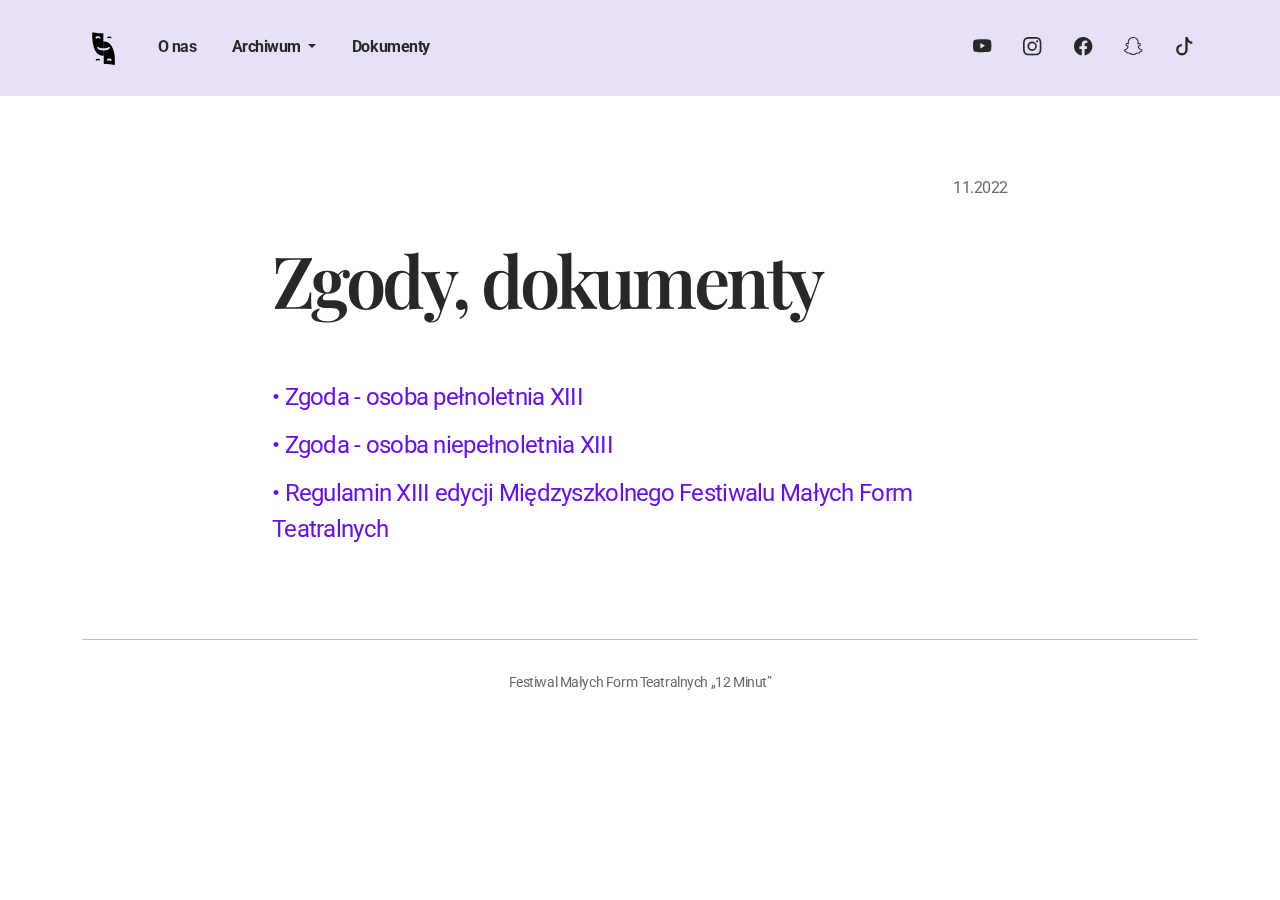
<file: dokumenty.html>
<!DOCTYPE html>
<html lang="en">
	<head>
		<meta charset="utf-8" >
		<title>Festiwal 12 Minut</title>
		<meta name="viewport" content="width=device-width, initial-scale=1">
		<link rel="icon" href="i/mini-logo.png">
		<!-- AOS 3.0.0-beta.6 plugin CSS (Animations) -->
		<link rel="stylesheet" href="https://unpkg.com/aos@next/dist/aos.css" />
		<!-- Google Fonts -->
		<link href="https://fonts.googleapis.com/css2?family=Playfair+Display:wght@100;200;300;400;500;600;700;800;900&amp;family=Roboto:wght@100;200;300;400;500;600;700;800;900&amp;subset=latin&amp;display=swap" rel="stylesheet" id="sf-google-fonts">
		<!-- Startup CSS + Bootstrap CSS (Styles for all blocks) - Remove ".min" if you want to edit a css code -->
		<link href="css/styles.min.css" rel="stylesheet" />
		<!-- jQuery 3.6.0 (uncomment line below if you need jQuery) -->
		<!-- <script src="https://cdnjs.cloudflare.com/ajax/libs/jquery/3.6.0/jquery.min.js"></script> -->
		<!-- Open graph settings (social networks sharing settings) -->
		<!-- Open graph settings end -->
	</head>
<body>

<!-- Navigation 8 -->
<nav class="bg-custom-blank sticky-top py-4 py-lg-7">
	<div class="d-block d-lg-none">
		<div class="container">
			<div class="row align-items-center">
				<div class="col-3" data-aos="fade-down" data-aos-delay="0">
					<a class="btn btn-width-equal-height d-lg-none rounded-circle custom-mobile-nav-btn" data-bs-toggle="offcanvas" data-bs-target="#custom-id-nk0bx5xe">
						<svg width="20" height="20" viewBox="0 0 16 16" fill="none" xmlns="http://www.w3.org/2000/svg" class="fill-light-1">
							<path d="M2.00016 5.33333H14.0002C14.177 5.33333 14.3465 5.2631 14.4716 5.13807C14.5966 5.01305 14.6668 4.84348 14.6668 4.66667C14.6668 4.48986 14.5966 4.32029 14.4716 4.19526C14.3465 4.07024 14.177 4 14.0002 4H2.00016C1.82335 4 1.65378 4.07024 1.52876 4.19526C1.40373 4.32029 1.3335 4.48986 1.3335 4.66667C1.3335 4.84348 1.40373 5.01305 1.52876 5.13807C1.65378 5.2631 1.82335 5.33333 2.00016 5.33333ZM14.0002 10.6667H2.00016C1.82335 10.6667 1.65378 10.7369 1.52876 10.8619C1.40373 10.987 1.3335 11.1565 1.3335 11.3333C1.3335 11.5101 1.40373 11.6797 1.52876 11.8047C1.65378 11.9298 1.82335 12 2.00016 12H14.0002C14.177 12 14.3465 11.9298 14.4716 11.8047C14.5966 11.6797 14.6668 11.5101 14.6668 11.3333C14.6668 11.1565 14.5966 10.987 14.4716 10.8619C14.3465 10.7369 14.177 10.6667 14.0002 10.6667ZM14.0002 7.33333H2.00016C1.82335 7.33333 1.65378 7.40357 1.52876 7.5286C1.40373 7.65362 1.3335 7.82319 1.3335 8C1.3335 8.17681 1.40373 8.34638 1.52876 8.4714C1.65378 8.59643 1.82335 8.66667 2.00016 8.66667H14.0002C14.177 8.66667 14.3465 8.59643 14.4716 8.4714C14.5966 8.34638 14.6668 8.17681 14.6668 8C14.6668 7.82319 14.5966 7.65362 14.4716 7.5286C14.3465 7.40357 14.177 7.33333 14.0002 7.33333Z">
							</path>
						</svg>
					</a>
				</div>
				<div class="col-6 text-center" data-aos="fade-down" data-aos-delay="250">
					<a href="index.html">
						<img src="i/mini-logo-long.png" alt="" class="img-fluid aos-init aos-animate" data-aos="fade-down" data-aos-delay="0">
					</a>
				</div>
				<div class="col-3" data-aos="fade-down" data-aos-delay="500">
				</div>
			</div>
		</div>
	</div>
	<div class="offcanvas offcanvas-start bg-bg-3" id="custom-id-nk0bx5xe" aria-hidden="true">
		<div class="offcanvas-header">
			<h1 class="fw-9 display-4" data-aos="fade-down" data-aos-delay="150">
				12 Minut
			</h1>
			<a class="btn btn-sm btn-width-equal-height btn-bg-3" data-bs-dismiss="offcanvas">
				<svg width="24" height="24" viewBox="0 0 16 16" fill="none" xmlns="http://www.w3.org/2000/svg" class="fill-dark-2">
					<path d="M8.9398 8L13.1398 3.80667C13.2653 3.68113 13.3359 3.51087 13.3359 3.33333C13.3359 3.1558 13.2653 2.98554 13.1398 2.86C13.0143 2.73447 12.844 2.66394 12.6665 2.66394C12.4889 2.66394 12.3187 2.73447 12.1931 2.86L7.9998 7.06L3.80646 2.86C3.68093 2.73447 3.51066 2.66394 3.33313 2.66394C3.1556 2.66394 2.98533 2.73447 2.8598 2.86C2.73426 2.98554 2.66374 3.1558 2.66374 3.33333C2.66374 3.51087 2.73426 3.68113 2.8598 3.80667L7.0598 8L2.8598 12.1933C2.79731 12.2553 2.74771 12.329 2.71387 12.4103C2.68002 12.4915 2.6626 12.5787 2.6626 12.6667C2.6626 12.7547 2.68002 12.8418 2.71387 12.9231C2.74771 13.0043 2.79731 13.078 2.8598 13.14C2.92177 13.2025 2.99551 13.2521 3.07675 13.2859C3.15798 13.3198 3.24512 13.3372 3.33313 13.3372C3.42114 13.3372 3.50827 13.3198 3.58951 13.2859C3.67075 13.2521 3.74449 13.2025 3.80646 13.14L7.9998 8.94L12.1931 13.14C12.2551 13.2025 12.3288 13.2521 12.4101 13.2859C12.4913 13.3198 12.5785 13.3372 12.6665 13.3372C12.7545 13.3372 12.8416 13.3198 12.9228 13.2859C13.0041 13.2521 13.0778 13.2025 13.1398 13.14C13.2023 13.078 13.2519 13.0043 13.2857 12.9231C13.3196 12.8418 13.337 12.7547 13.337 12.6667C13.337 12.5787 13.3196 12.4915 13.2857 12.4103C13.2519 12.329 13.2023 12.2553 13.1398 12.1933L8.9398 8Z">
					</path>
				</svg>
			</a>
		</div>
		<div class="offcanvas-body">
			<div>
				<a href="about.html" class="fw-bold text-dark-1 py-2 d-inline-block">
O nas
				</a>
			</div>
			<div>
				<a href="#" class="fw-bold text-dark-1 py-2 d-inline-block">
Archiwum
				</a>
			</div>
			<div>
				<a href="#" class="fw-bold mb-6 text-dark-1 py-2 d-inline-block">
Dokumenty
				</a>
			</div>

			<a href="https://www.youtube.com/@festiwal12minut23" class="text-action-1 " target="_blank">
				<svg width="23" height="23" viewBox="0 0 20 20" fill="none" xmlns="http://www.w3.org/2000/svg" class="fill-dark-1" data-aos="fade-down" data-aos-delay="650">
					<path d="M8.051 1.999h.089c.822.003 4.987.033 6.11.335a2.01 2.01 0 0 1 1.415 1.42c.101.38.172.883.22 1.402l.01.104.022.26.008.104c.065.914.073 1.77.074 1.957v.075c-.001.194-.01 1.108-.082 2.06l-.008.105-.009.104c-.05.572-.124 1.14-.235 1.558a2.007 2.007 0 0 1-1.415 1.42c-1.16.312-5.569.334-6.18.335h-.142c-.309 0-1.587-.006-2.927-.052l-.17-.006-.087-.004-.171-.007-.171-.007c-1.11-.049-2.167-.128-2.654-.26a2.007 2.007 0 0 1-1.415-1.419c-.111-.417-.185-.986-.235-1.558L.09 9.82l-.008-.104A31.4 31.4 0 0 1 0 7.68v-.123c.002-.215.01-.958.064-1.778l.007-.103.003-.052.008-.104.022-.26.01-.104c.048-.519.119-1.023.22-1.402a2.007 2.007 0 0 1 1.415-1.42c.487-.13 1.544-.21 2.654-.26l.17-.007.172-.006.086-.003.171-.007A99.788 99.788 0 0 1 7.858 2h.193zM6.4 5.209v4.818l4.157-2.408L6.4 5.209z"/>
				  </svg>
			</a>
			<a href="https://www.instagram.com/festiwal12minut/" class="text-action-1 ms-6 " target="_blank">
				<svg width="23" height="23" viewBox="0 0 20 20" fill="none" xmlns="http://www.w3.org/2000/svg" class="fill-dark-1" data-aos="fade-down" data-aos-delay="750">
					<path d="M8 0C5.829 0 5.556.01 4.703.048 3.85.088 3.269.222 2.76.42a3.917 3.917 0 0 0-1.417.923A3.927 3.927 0 0 0 .42 2.76C.222 3.268.087 3.85.048 4.7.01 5.555 0 5.827 0 8.001c0 2.172.01 2.444.048 3.297.04.852.174 1.433.372 1.942.205.526.478.972.923 1.417.444.445.89.719 1.416.923.51.198 1.09.333 1.942.372C5.555 15.99 5.827 16 8 16s2.444-.01 3.298-.048c.851-.04 1.434-.174 1.943-.372a3.916 3.916 0 0 0 1.416-.923c.445-.445.718-.891.923-1.417.197-.509.332-1.09.372-1.942C15.99 10.445 16 10.173 16 8s-.01-2.445-.048-3.299c-.04-.851-.175-1.433-.372-1.941a3.926 3.926 0 0 0-.923-1.417A3.911 3.911 0 0 0 13.24.42c-.51-.198-1.092-.333-1.943-.372C10.443.01 10.172 0 7.998 0h.003zm-.717 1.442h.718c2.136 0 2.389.007 3.232.046.78.035 1.204.166 1.486.275.373.145.64.319.92.599.28.28.453.546.598.92.11.281.24.705.275 1.485.039.843.047 1.096.047 3.231s-.008 2.389-.047 3.232c-.035.78-.166 1.203-.275 1.485a2.47 2.47 0 0 1-.599.919c-.28.28-.546.453-.92.598-.28.11-.704.24-1.485.276-.843.038-1.096.047-3.232.047s-2.39-.009-3.233-.047c-.78-.036-1.203-.166-1.485-.276a2.478 2.478 0 0 1-.92-.598 2.48 2.48 0 0 1-.6-.92c-.109-.281-.24-.705-.275-1.485-.038-.843-.046-1.096-.046-3.233 0-2.136.008-2.388.046-3.231.036-.78.166-1.204.276-1.486.145-.373.319-.64.599-.92.28-.28.546-.453.92-.598.282-.11.705-.24 1.485-.276.738-.034 1.024-.044 2.515-.045v.002zm4.988 1.328a.96.96 0 1 0 0 1.92.96.96 0 0 0 0-1.92zm-4.27 1.122a4.109 4.109 0 1 0 0 8.217 4.109 4.109 0 0 0 0-8.217zm0 1.441a2.667 2.667 0 1 1 0 5.334 2.667 2.667 0 0 1 0-5.334z"/>
				</svg>
			</a>
			<a href="https://www.facebook.com/festiwal12minut" class="text-action-1 ms-6 " target="_blank">
				<svg width="23" height="23" viewBox="0 0 20 20" fill="none" xmlns="http://www.w3.org/2000/svg" class="fill-dark-1" data-aos="fade-down" data-aos-delay="850">
					<path d="M16 8.049c0-4.446-3.582-8.05-8-8.05C3.58 0-.002 3.603-.002 8.05c0 4.017 2.926 7.347 6.75 7.951v-5.625h-2.03V8.05H6.75V6.275c0-2.017 1.195-3.131 3.022-3.131.876 0 1.791.157 1.791.157v1.98h-1.009c-.993 0-1.303.621-1.303 1.258v1.51h2.218l-.354 2.326H9.25V16c3.824-.604 6.75-3.934 6.75-7.951z"/>

				</svg>
			</a>
			<a href="https://t.snapchat.com/2BQotqOD" class="text-action-1 ms-6 " target="_blank">
				<svg width="23" height="23" viewBox="0 0 20 20" fill="none" xmlns="http://www.w3.org/2000/svg" class="fill-dark-1" data-aos="fade-down" data-aos-delay="950">
					<path d="M15.943 11.526c-.111-.303-.323-.465-.564-.599a1.416 1.416 0 0 0-.123-.064l-.219-.111c-.752-.399-1.339-.902-1.746-1.498a3.387 3.387 0 0 1-.3-.531c-.034-.1-.032-.156-.008-.207a.338.338 0 0 1 .097-.1c.129-.086.262-.173.352-.231.162-.104.289-.187.371-.245.309-.216.525-.446.66-.702a1.397 1.397 0 0 0 .069-1.16c-.205-.538-.713-.872-1.329-.872a1.829 1.829 0 0 0-.487.065c.006-.368-.002-.757-.035-1.139-.116-1.344-.587-2.048-1.077-2.61a4.294 4.294 0 0 0-1.095-.881C9.764.216 8.92 0 7.999 0c-.92 0-1.76.216-2.505.641-.412.232-.782.53-1.097.883-.49.562-.96 1.267-1.077 2.61-.033.382-.04.772-.036 1.138a1.83 1.83 0 0 0-.487-.065c-.615 0-1.124.335-1.328.873a1.398 1.398 0 0 0 .067 1.161c.136.256.352.486.66.701.082.058.21.14.371.246l.339.221a.38.38 0 0 1 .109.11c.026.053.027.11-.012.217a3.363 3.363 0 0 1-.295.52c-.398.583-.968 1.077-1.696 1.472-.385.204-.786.34-.955.8-.128.348-.044.743.28 1.075.119.125.257.23.409.31a4.43 4.43 0 0 0 1 .4.66.66 0 0 1 .202.09c.118.104.102.26.259.488.079.118.18.22.296.3.33.229.701.243 1.095.258.355.014.758.03 1.217.18.19.064.389.186.618.328.55.338 1.305.802 2.566.802 1.262 0 2.02-.466 2.576-.806.227-.14.424-.26.609-.321.46-.152.863-.168 1.218-.181.393-.015.764-.03 1.095-.258a1.14 1.14 0 0 0 .336-.368c.114-.192.11-.327.217-.42a.625.625 0 0 1 .19-.087 4.446 4.446 0 0 0 1.014-.404c.16-.087.306-.2.429-.336l.004-.005c.304-.325.38-.709.256-1.047Zm-1.121.602c-.684.378-1.139.337-1.493.565-.3.193-.122.61-.34.76-.269.186-1.061-.012-2.085.326-.845.279-1.384 1.082-2.903 1.082-1.519 0-2.045-.801-2.904-1.084-1.022-.338-1.816-.14-2.084-.325-.218-.15-.041-.568-.341-.761-.354-.228-.809-.187-1.492-.563-.436-.24-.189-.39-.044-.46 2.478-1.199 2.873-3.05 2.89-3.188.022-.166.045-.297-.138-.466-.177-.164-.962-.65-1.18-.802-.36-.252-.52-.503-.402-.812.082-.214.281-.295.49-.295a.93.93 0 0 1 .197.022c.396.086.78.285 1.002.338.027.007.054.01.082.011.118 0 .16-.06.152-.195-.026-.433-.087-1.277-.019-2.066.094-1.084.444-1.622.859-2.097.2-.229 1.137-1.22 2.93-1.22 1.792 0 2.732.987 2.931 1.215.416.475.766 1.013.859 2.098.068.788.009 1.632-.019 2.065-.01.142.034.195.152.195a.35.35 0 0 0 .082-.01c.222-.054.607-.253 1.002-.338a.912.912 0 0 1 .197-.023c.21 0 .409.082.49.295.117.309-.04.56-.401.812-.218.152-1.003.638-1.18.802-.184.169-.16.3-.139.466.018.14.413 1.991 2.89 3.189.147.073.394.222-.041.464Z"/>
				</svg>
			</a>
			<a href="https://www.tiktok.com/@festiwal12minut" class="text-action-1 ms-6 " target="_blank">
				<svg width="23" height="23" viewBox="0 0 20 20" fill="none" xmlns="http://www.w3.org/2000/svg" class="fill-dark-1" data-aos="fade-down" data-aos-delay="1100">
					<path d="M9 0h1.98c.144.715.54 1.617 1.235 2.512C12.895 3.389 13.797 4 15 4v2c-1.753 0-3.07-.814-4-1.829V11a5 5 0 1 1-5-5v2a3 3 0 1 0 3 3V0Z"/>
				</svg>
			</a>
		</div>
	</div>
	<div class="d-none d-lg-block">
		<div class="container">
			<div class="row justify-content-between align-items-center">
				<div class="col-8">
					<a href="index.html">
						<img src="i/mini-logo.png" alt="" class="img-fluid me-4" data-aos="fade-down" data-aos-delay="0">
					</a>
					<a href="about.html" class="fw-bold mx-4 text-dark-1" data-aos-delay="150" data-aos="fade-down">
								O nas
					</a>
					<div class="d-inline-block dropdown">
						<a class="fw-bold mx-4 text-dark-1 dropdown-toggle" id="custom-id-yvnry76o" data-bs-toggle="dropdown" data-bs-display="static" aria-expanded="false" type="button" data-aos="fade-down" data-aos-delay="250">
									Archiwum
						</a>
						<ul class="dropdown-menu" aria-labelledby="custom-id-yvnry76o">
							<li>
								<a class="dropdown-item" href="zdjecia.html">
									Zdjęcia
								</a>
							</li>
							<li>
								<a class="dropdown-item disabled" href="transmisje.html" tabindex="-1" aria-disabled="true">
									Transmisje (wkrótce)
								</a>
							</li>
							<li>
								<a class="dropdown-item" href="wywiady.html">
									Wywiady
								</a>
							</li>
						</ul>
					</div>
					<a href="dokumenty.html" class="fw-bold mx-4 text-dark-1" data-aos="fade-down" data-aos-delay="400">
								Dokumenty
					</a>
				</div>
				<div class="col-4 text-end">
					<a href="https://www.youtube.com/@festiwal12minut23" class="text-action-1 " target="_blank">
						<svg width="23" height="23" viewBox="0 0 20 20" fill="none" xmlns="http://www.w3.org/2000/svg" class="fill-dark-1" data-aos="fade-down" data-aos-delay="650">
							<path d="M8.051 1.999h.089c.822.003 4.987.033 6.11.335a2.01 2.01 0 0 1 1.415 1.42c.101.38.172.883.22 1.402l.01.104.022.26.008.104c.065.914.073 1.77.074 1.957v.075c-.001.194-.01 1.108-.082 2.06l-.008.105-.009.104c-.05.572-.124 1.14-.235 1.558a2.007 2.007 0 0 1-1.415 1.42c-1.16.312-5.569.334-6.18.335h-.142c-.309 0-1.587-.006-2.927-.052l-.17-.006-.087-.004-.171-.007-.171-.007c-1.11-.049-2.167-.128-2.654-.26a2.007 2.007 0 0 1-1.415-1.419c-.111-.417-.185-.986-.235-1.558L.09 9.82l-.008-.104A31.4 31.4 0 0 1 0 7.68v-.123c.002-.215.01-.958.064-1.778l.007-.103.003-.052.008-.104.022-.26.01-.104c.048-.519.119-1.023.22-1.402a2.007 2.007 0 0 1 1.415-1.42c.487-.13 1.544-.21 2.654-.26l.17-.007.172-.006.086-.003.171-.007A99.788 99.788 0 0 1 7.858 2h.193zM6.4 5.209v4.818l4.157-2.408L6.4 5.209z"/>
						  </svg>
					</a>
					<a href="https://www.instagram.com/festiwal12minut/" class="text-action-1 ms-6 " target="_blank">
						<svg width="23" height="23" viewBox="0 0 20 20" fill="none" xmlns="http://www.w3.org/2000/svg" class="fill-dark-1" data-aos="fade-down" data-aos-delay="750">
							<path d="M8 0C5.829 0 5.556.01 4.703.048 3.85.088 3.269.222 2.76.42a3.917 3.917 0 0 0-1.417.923A3.927 3.927 0 0 0 .42 2.76C.222 3.268.087 3.85.048 4.7.01 5.555 0 5.827 0 8.001c0 2.172.01 2.444.048 3.297.04.852.174 1.433.372 1.942.205.526.478.972.923 1.417.444.445.89.719 1.416.923.51.198 1.09.333 1.942.372C5.555 15.99 5.827 16 8 16s2.444-.01 3.298-.048c.851-.04 1.434-.174 1.943-.372a3.916 3.916 0 0 0 1.416-.923c.445-.445.718-.891.923-1.417.197-.509.332-1.09.372-1.942C15.99 10.445 16 10.173 16 8s-.01-2.445-.048-3.299c-.04-.851-.175-1.433-.372-1.941a3.926 3.926 0 0 0-.923-1.417A3.911 3.911 0 0 0 13.24.42c-.51-.198-1.092-.333-1.943-.372C10.443.01 10.172 0 7.998 0h.003zm-.717 1.442h.718c2.136 0 2.389.007 3.232.046.78.035 1.204.166 1.486.275.373.145.64.319.92.599.28.28.453.546.598.92.11.281.24.705.275 1.485.039.843.047 1.096.047 3.231s-.008 2.389-.047 3.232c-.035.78-.166 1.203-.275 1.485a2.47 2.47 0 0 1-.599.919c-.28.28-.546.453-.92.598-.28.11-.704.24-1.485.276-.843.038-1.096.047-3.232.047s-2.39-.009-3.233-.047c-.78-.036-1.203-.166-1.485-.276a2.478 2.478 0 0 1-.92-.598 2.48 2.48 0 0 1-.6-.92c-.109-.281-.24-.705-.275-1.485-.038-.843-.046-1.096-.046-3.233 0-2.136.008-2.388.046-3.231.036-.78.166-1.204.276-1.486.145-.373.319-.64.599-.92.28-.28.546-.453.92-.598.282-.11.705-.24 1.485-.276.738-.034 1.024-.044 2.515-.045v.002zm4.988 1.328a.96.96 0 1 0 0 1.92.96.96 0 0 0 0-1.92zm-4.27 1.122a4.109 4.109 0 1 0 0 8.217 4.109 4.109 0 0 0 0-8.217zm0 1.441a2.667 2.667 0 1 1 0 5.334 2.667 2.667 0 0 1 0-5.334z"/>
						</svg>
					</a>
					<a href="https://www.facebook.com/festiwal12minut" class="text-action-1 ms-6 " target="_blank">
						<svg width="23" height="23" viewBox="0 0 20 20" fill="none" xmlns="http://www.w3.org/2000/svg" class="fill-dark-1" data-aos="fade-down" data-aos-delay="850">
							<path d="M16 8.049c0-4.446-3.582-8.05-8-8.05C3.58 0-.002 3.603-.002 8.05c0 4.017 2.926 7.347 6.75 7.951v-5.625h-2.03V8.05H6.75V6.275c0-2.017 1.195-3.131 3.022-3.131.876 0 1.791.157 1.791.157v1.98h-1.009c-.993 0-1.303.621-1.303 1.258v1.51h2.218l-.354 2.326H9.25V16c3.824-.604 6.75-3.934 6.75-7.951z"/>

						</svg>
					</a>
					<a href="https://t.snapchat.com/2BQotqOD" class="text-action-1 ms-6 " target="_blank">
						<svg width="23" height="23" viewBox="0 0 20 20" fill="none" xmlns="http://www.w3.org/2000/svg" class="fill-dark-1" data-aos="fade-down" data-aos-delay="950">
							<path d="M15.943 11.526c-.111-.303-.323-.465-.564-.599a1.416 1.416 0 0 0-.123-.064l-.219-.111c-.752-.399-1.339-.902-1.746-1.498a3.387 3.387 0 0 1-.3-.531c-.034-.1-.032-.156-.008-.207a.338.338 0 0 1 .097-.1c.129-.086.262-.173.352-.231.162-.104.289-.187.371-.245.309-.216.525-.446.66-.702a1.397 1.397 0 0 0 .069-1.16c-.205-.538-.713-.872-1.329-.872a1.829 1.829 0 0 0-.487.065c.006-.368-.002-.757-.035-1.139-.116-1.344-.587-2.048-1.077-2.61a4.294 4.294 0 0 0-1.095-.881C9.764.216 8.92 0 7.999 0c-.92 0-1.76.216-2.505.641-.412.232-.782.53-1.097.883-.49.562-.96 1.267-1.077 2.61-.033.382-.04.772-.036 1.138a1.83 1.83 0 0 0-.487-.065c-.615 0-1.124.335-1.328.873a1.398 1.398 0 0 0 .067 1.161c.136.256.352.486.66.701.082.058.21.14.371.246l.339.221a.38.38 0 0 1 .109.11c.026.053.027.11-.012.217a3.363 3.363 0 0 1-.295.52c-.398.583-.968 1.077-1.696 1.472-.385.204-.786.34-.955.8-.128.348-.044.743.28 1.075.119.125.257.23.409.31a4.43 4.43 0 0 0 1 .4.66.66 0 0 1 .202.09c.118.104.102.26.259.488.079.118.18.22.296.3.33.229.701.243 1.095.258.355.014.758.03 1.217.18.19.064.389.186.618.328.55.338 1.305.802 2.566.802 1.262 0 2.02-.466 2.576-.806.227-.14.424-.26.609-.321.46-.152.863-.168 1.218-.181.393-.015.764-.03 1.095-.258a1.14 1.14 0 0 0 .336-.368c.114-.192.11-.327.217-.42a.625.625 0 0 1 .19-.087 4.446 4.446 0 0 0 1.014-.404c.16-.087.306-.2.429-.336l.004-.005c.304-.325.38-.709.256-1.047Zm-1.121.602c-.684.378-1.139.337-1.493.565-.3.193-.122.61-.34.76-.269.186-1.061-.012-2.085.326-.845.279-1.384 1.082-2.903 1.082-1.519 0-2.045-.801-2.904-1.084-1.022-.338-1.816-.14-2.084-.325-.218-.15-.041-.568-.341-.761-.354-.228-.809-.187-1.492-.563-.436-.24-.189-.39-.044-.46 2.478-1.199 2.873-3.05 2.89-3.188.022-.166.045-.297-.138-.466-.177-.164-.962-.65-1.18-.802-.36-.252-.52-.503-.402-.812.082-.214.281-.295.49-.295a.93.93 0 0 1 .197.022c.396.086.78.285 1.002.338.027.007.054.01.082.011.118 0 .16-.06.152-.195-.026-.433-.087-1.277-.019-2.066.094-1.084.444-1.622.859-2.097.2-.229 1.137-1.22 2.93-1.22 1.792 0 2.732.987 2.931 1.215.416.475.766 1.013.859 2.098.068.788.009 1.632-.019 2.065-.01.142.034.195.152.195a.35.35 0 0 0 .082-.01c.222-.054.607-.253 1.002-.338a.912.912 0 0 1 .197-.023c.21 0 .409.082.49.295.117.309-.04.56-.401.812-.218.152-1.003.638-1.18.802-.184.169-.16.3-.139.466.018.14.413 1.991 2.89 3.189.147.073.394.222-.041.464Z"/>
						</svg>
					</a>
					<a href="https://www.tiktok.com/@festiwal12minut" class="text-action-1 ms-6 " target="_blank">
						<svg width="23" height="23" viewBox="0 0 20 20" fill="none" xmlns="http://www.w3.org/2000/svg" class="fill-dark-1" data-aos="fade-down" data-aos-delay="1100">
							<path d="M9 0h1.98c.144.715.54 1.617 1.235 2.512C12.895 3.389 13.797 4 15 4v2c-1.753 0-3.07-.814-4-1.829V11a5 5 0 1 1-5-5v2a3 3 0 1 0 3 3V0Z"/>
						</svg>
					</a>
				</div>
			</div>
		</div>
	</div>
</nav>
<!-- Blog 7 -->
<section class="bg-bg-3 py-10 py-lg-20">
	<div class="container">
		<div class="row justify-content-center">
			<div class="col-lg-10 col-xl-8">
				<div class="mb-10 row justify-content-between">
					<div class="col-auto" data-aos="fade-down" data-aos-delay="0">
					</div>
					<div class="col-auto" data-aos="fade-down" data-aos-delay="250">
						<p class="mb-0">
							11.2022
						</p>
					</div>
				</div>
				<h1 class="display-3 mb-6 mb-md-15" data-aos="fade-down" data-aos-delay="500">
					Zgody, dokumenty
				</h1>
				<a href="i/Zgoda - osoba pełnoletnia XIII.pdf" target="_blank" class="fs-1 fw-4 text-action-2 mb-3" data-aos="fade-down" data-aos-delay="650">
					• Zgoda - osoba pełnoletnia XIII
				</a>
				<br>
				<a href="i/Zgoda - osoba niepełnoletnia XIII.pdf" target="_blank" class="fs-1 fw-4 text-action-2 mb-3" data-aos="fade-down" data-aos-delay="750">
					• Zgoda - osoba niepełnoletnia XIII
				</a>
				<br>
				<a href="i/REGULAMIN XIII EDYCJI MIĘDZYSZKOLNEGO FESTIWALU MAŁYCH FORM TEATRALNYCH.pdf" target="_blank" class="fs-1 fw-4 text-action-2 mb-3" data-aos="fade-down" data-aos-delay="800">
					• Regulamin XIII edycji Międzyszkolnego Festiwalu Małych Form Teatralnych
				</a>
				<br>
			</div>
		</div>
	</div>
</section>
<!-- Footer 4 -->
	<footer class="bg-bg-3 pb-md-8 text-center">
		<div class="container">
			<div class="mb-8 border-bottom border-dark-3" data-aos="fade-down" data-aos-delay="900">
			</div>
			<p class="fs-5 mb-0" data-aos="fade-down" data-aos-delay="950">
				Festiwal Małych Form Teatralnych „12 Minut”
			</p>
		</div>
	</footer>


		<script>
			var width = document.getElementById('publ-card').clientHeight;
			
			if (window.addEventListener) {  // all browsers except IE before version 9
			window.addEventListener ("resize", onResizeEvent, true);
			} else {
			if (window.attachEvent) {   // IE before version 9
				window.attachEvent("onresize", onResizeEvent);
			}
			}
    
			function onResizeEvent() {
			newWidth = document.getElementById('publ-card').clientHeight;;
			if(newWidth != width){
				width = newWidth;
				width+=100;
				document.getElementById('carousel-publ').style.height = width+"px";
				// alert(newWidth);
			}
			}


		</script>
		<!-- Bootstrap JS -->
		<script src="https://cdn.jsdelivr.net/npm/bootstrap@5.1.2/dist/js/bootstrap.bundle.min.js"></script>

		<!-- AOS 3.0.0-beta.6 plugin JS (Animations) -->
		<script src="https://unpkg.com/aos@next/dist/aos.js"></script>
		
		<!-- Startup JS (Custom js for all blocks) - Remove ".min" if you want to edit a JS code -->
		<script src="js/scripts.min.js"></script>

	</body>
</html>
</file>
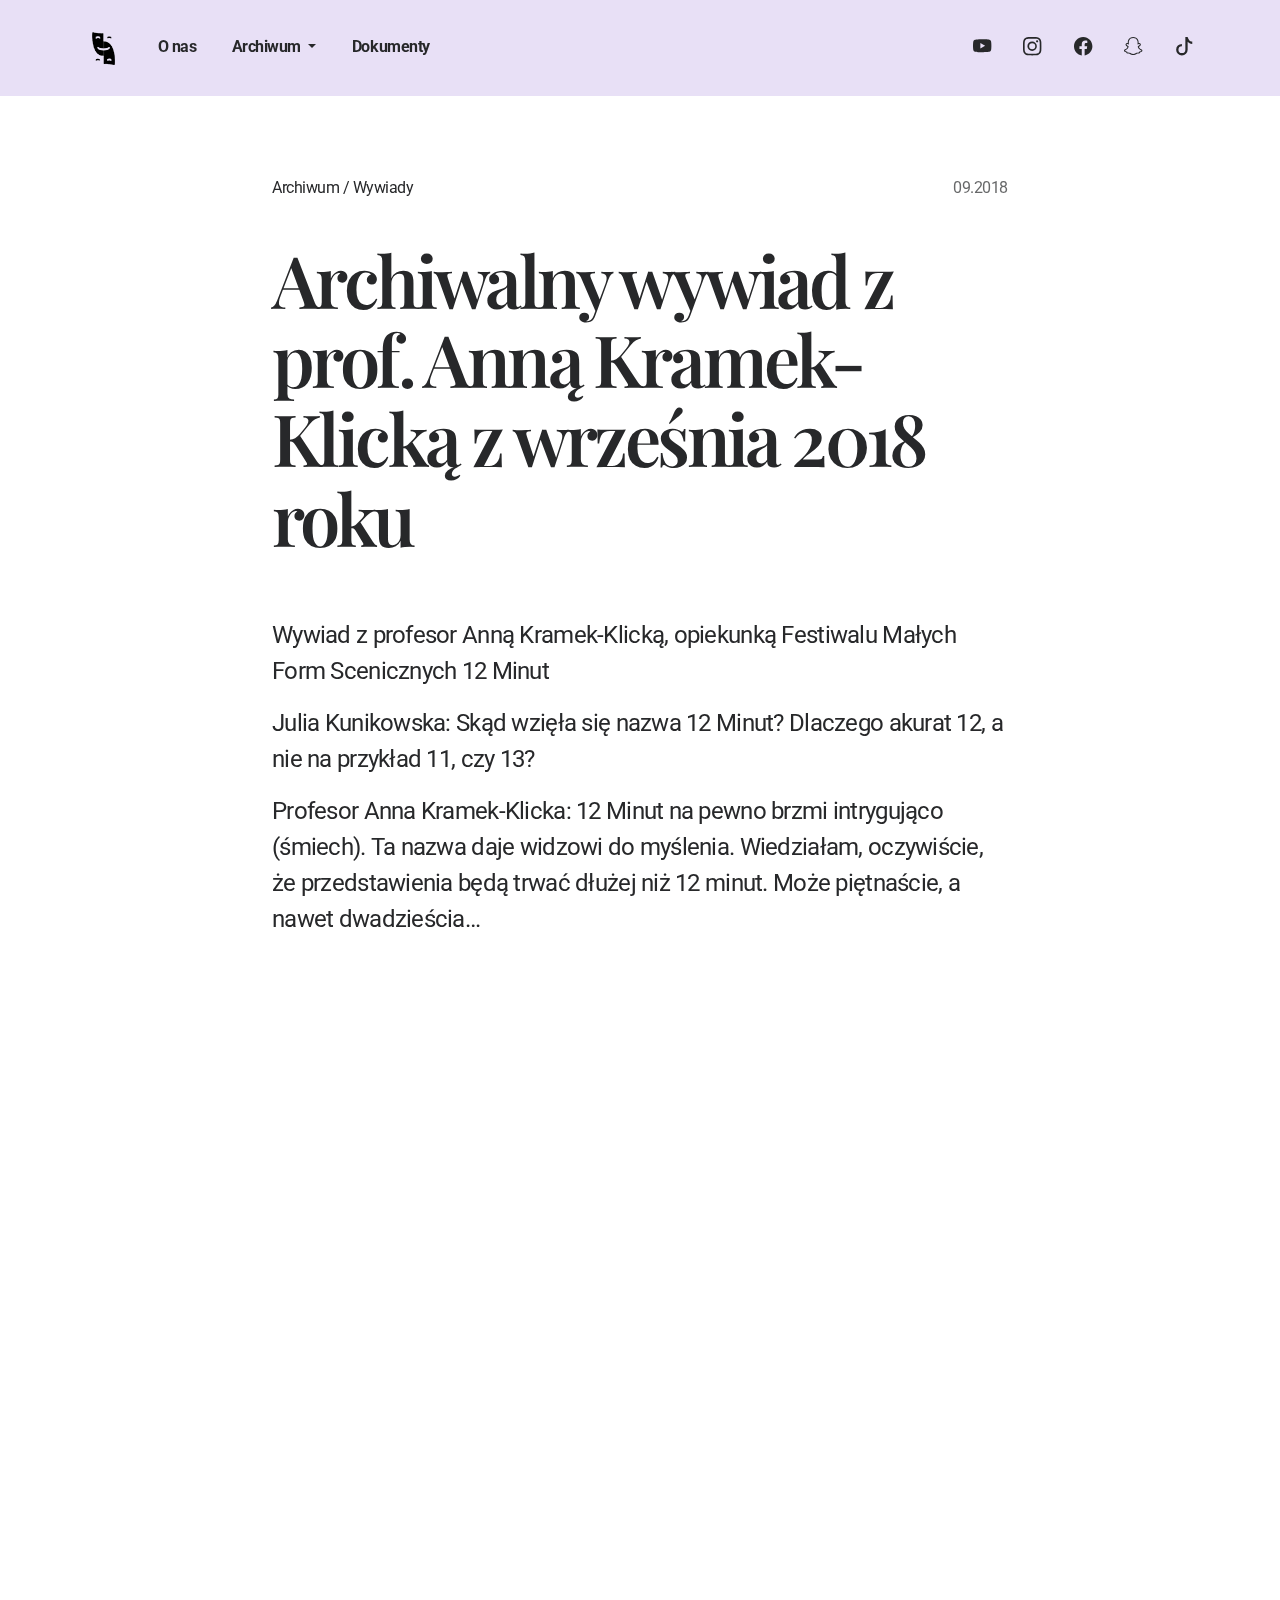
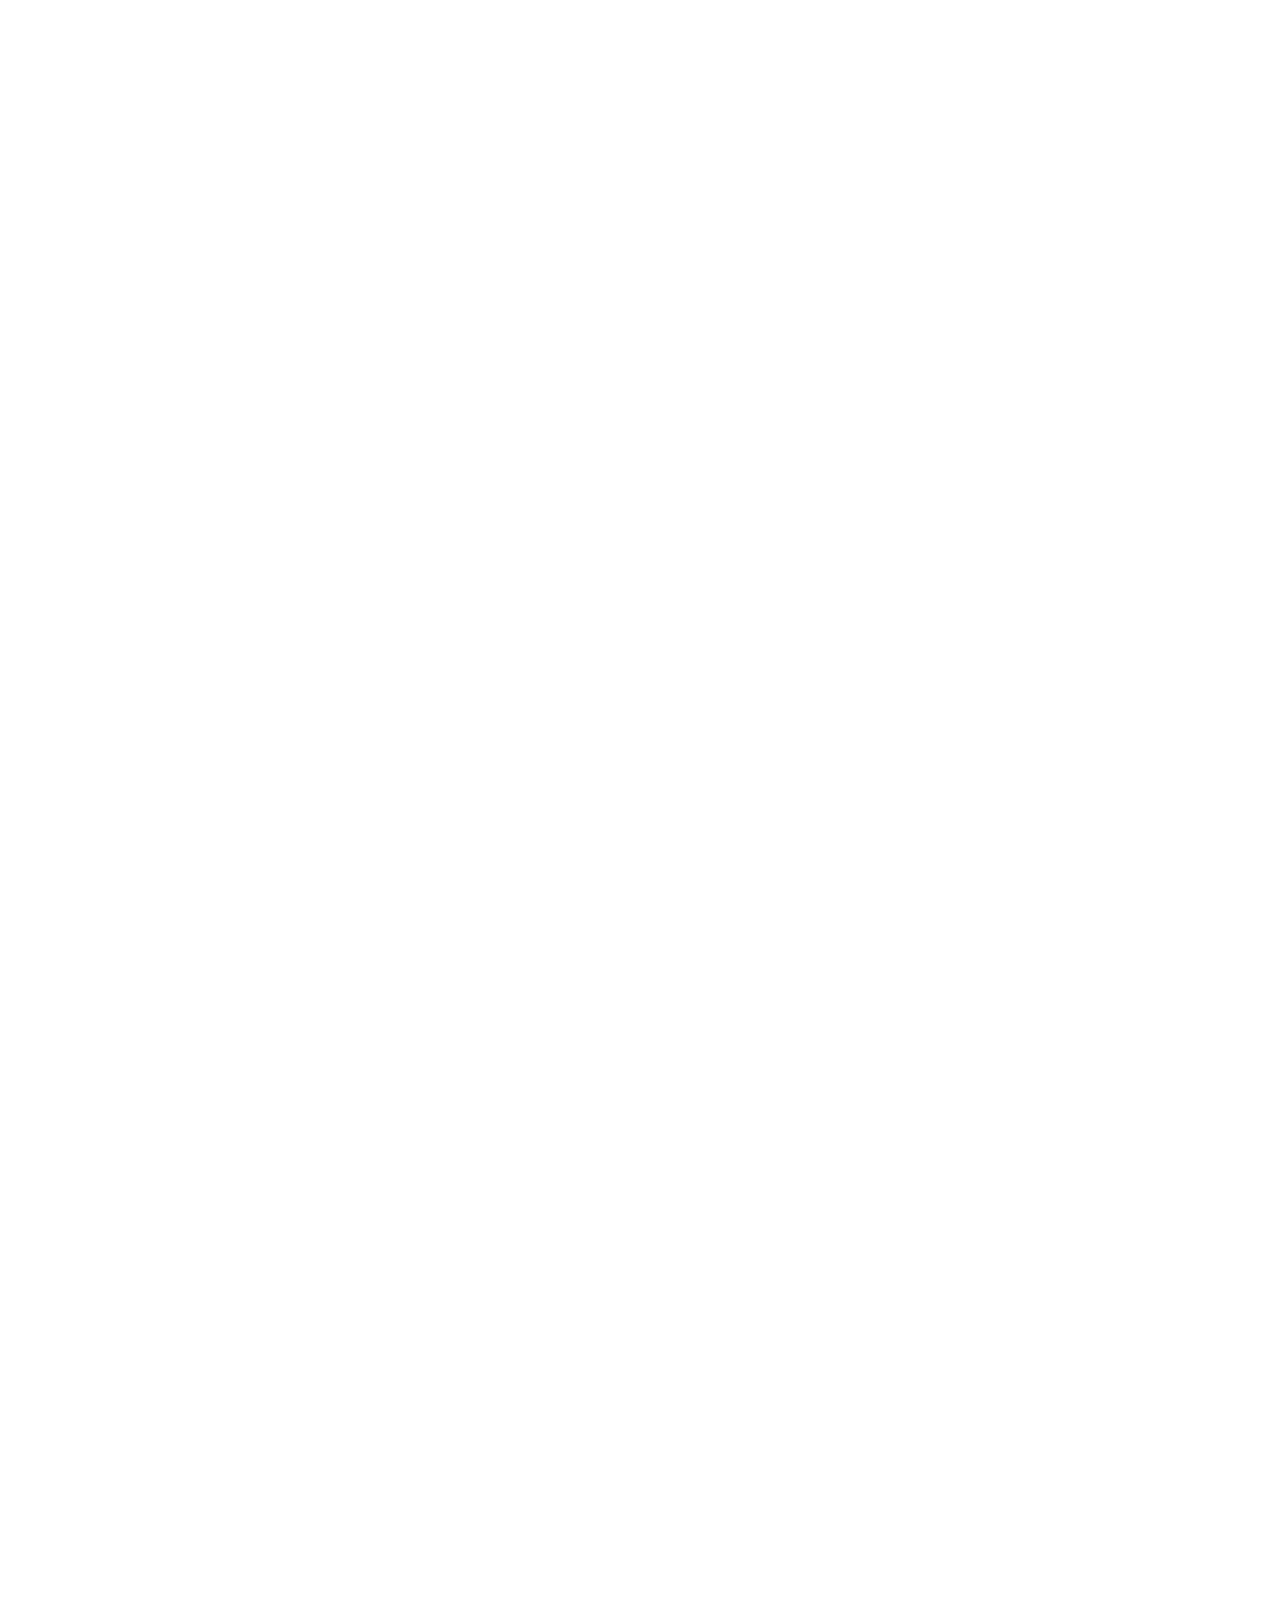
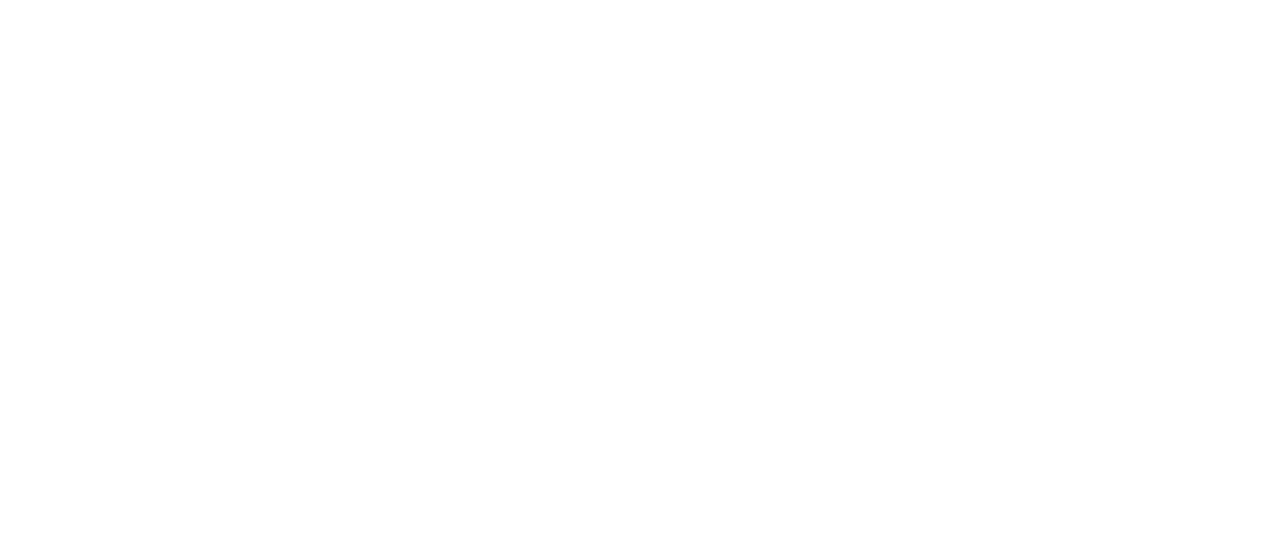
<file: wywiad_AKK_2018.html>
<!DOCTYPE html>
<html lang="en">
	<head>
		<meta charset="utf-8" >
		<title>Festiwal 12 Minut</title>
		<meta name="viewport" content="width=device-width, initial-scale=1">
		<link rel="icon" href="i/mini-logo.png">
		<!-- AOS 3.0.0-beta.6 plugin CSS (Animations) -->
		<link rel="stylesheet" href="https://unpkg.com/aos@next/dist/aos.css" />
		<!-- Google Fonts -->
		<link href="https://fonts.googleapis.com/css2?family=Playfair+Display:wght@100;200;300;400;500;600;700;800;900&amp;family=Roboto:wght@100;200;300;400;500;600;700;800;900&amp;subset=latin&amp;display=swap" rel="stylesheet" id="sf-google-fonts">
		<!-- Startup CSS + Bootstrap CSS (Styles for all blocks) - Remove ".min" if you want to edit a css code -->
		<link href="css/styles.min.css" rel="stylesheet" />
		<!-- jQuery 3.6.0 (uncomment line below if you need jQuery) -->
		<!-- <script src="https://cdnjs.cloudflare.com/ajax/libs/jquery/3.6.0/jquery.min.js"></script> -->
		<!-- Open graph settings (social networks sharing settings) -->
		<!-- Open graph settings end -->
	</head>
<body>

<!-- Navigation 8 -->
<nav class="bg-custom-blank sticky-top py-4 py-lg-7">
	<div class="d-block d-lg-none">
		<div class="container">
			<div class="row align-items-center">
				<div class="col-3" data-aos="fade-down" data-aos-delay="0">
					<a class="btn btn-width-equal-height d-lg-none rounded-circle custom-mobile-nav-btn" data-bs-toggle="offcanvas" data-bs-target="#custom-id-nk0bx5xe">
						<svg width="20" height="20" viewBox="0 0 16 16" fill="none" xmlns="http://www.w3.org/2000/svg" class="fill-light-1">
							<path d="M2.00016 5.33333H14.0002C14.177 5.33333 14.3465 5.2631 14.4716 5.13807C14.5966 5.01305 14.6668 4.84348 14.6668 4.66667C14.6668 4.48986 14.5966 4.32029 14.4716 4.19526C14.3465 4.07024 14.177 4 14.0002 4H2.00016C1.82335 4 1.65378 4.07024 1.52876 4.19526C1.40373 4.32029 1.3335 4.48986 1.3335 4.66667C1.3335 4.84348 1.40373 5.01305 1.52876 5.13807C1.65378 5.2631 1.82335 5.33333 2.00016 5.33333ZM14.0002 10.6667H2.00016C1.82335 10.6667 1.65378 10.7369 1.52876 10.8619C1.40373 10.987 1.3335 11.1565 1.3335 11.3333C1.3335 11.5101 1.40373 11.6797 1.52876 11.8047C1.65378 11.9298 1.82335 12 2.00016 12H14.0002C14.177 12 14.3465 11.9298 14.4716 11.8047C14.5966 11.6797 14.6668 11.5101 14.6668 11.3333C14.6668 11.1565 14.5966 10.987 14.4716 10.8619C14.3465 10.7369 14.177 10.6667 14.0002 10.6667ZM14.0002 7.33333H2.00016C1.82335 7.33333 1.65378 7.40357 1.52876 7.5286C1.40373 7.65362 1.3335 7.82319 1.3335 8C1.3335 8.17681 1.40373 8.34638 1.52876 8.4714C1.65378 8.59643 1.82335 8.66667 2.00016 8.66667H14.0002C14.177 8.66667 14.3465 8.59643 14.4716 8.4714C14.5966 8.34638 14.6668 8.17681 14.6668 8C14.6668 7.82319 14.5966 7.65362 14.4716 7.5286C14.3465 7.40357 14.177 7.33333 14.0002 7.33333Z">
							</path>
						</svg>
					</a>
				</div>
				<div class="col-6 text-center" data-aos="fade-down" data-aos-delay="250">
					<a href="index.html">
						<img src="i/mini-logo-long.png" alt="" class="img-fluid aos-init aos-animate" data-aos="fade-down" data-aos-delay="0">
					</a>
				</div>
				<div class="col-3" data-aos="fade-down" data-aos-delay="500">
				</div>
			</div>
		</div>
	</div>
	<div class="offcanvas offcanvas-start bg-bg-3" id="custom-id-nk0bx5xe" aria-hidden="true">
		<div class="offcanvas-header">
			<h1 class="fw-9 display-4" data-aos="fade-down" data-aos-delay="150">
				<a class="text-dark-1" href="index.html">12 Minut</a>
			</h1>
			<a class="btn btn-sm btn-width-equal-height btn-bg-3" data-bs-dismiss="offcanvas">
				<svg width="24" height="24" viewBox="0 0 16 16" fill="none" xmlns="http://www.w3.org/2000/svg" class="fill-dark-2">
					<path d="M8.9398 8L13.1398 3.80667C13.2653 3.68113 13.3359 3.51087 13.3359 3.33333C13.3359 3.1558 13.2653 2.98554 13.1398 2.86C13.0143 2.73447 12.844 2.66394 12.6665 2.66394C12.4889 2.66394 12.3187 2.73447 12.1931 2.86L7.9998 7.06L3.80646 2.86C3.68093 2.73447 3.51066 2.66394 3.33313 2.66394C3.1556 2.66394 2.98533 2.73447 2.8598 2.86C2.73426 2.98554 2.66374 3.1558 2.66374 3.33333C2.66374 3.51087 2.73426 3.68113 2.8598 3.80667L7.0598 8L2.8598 12.1933C2.79731 12.2553 2.74771 12.329 2.71387 12.4103C2.68002 12.4915 2.6626 12.5787 2.6626 12.6667C2.6626 12.7547 2.68002 12.8418 2.71387 12.9231C2.74771 13.0043 2.79731 13.078 2.8598 13.14C2.92177 13.2025 2.99551 13.2521 3.07675 13.2859C3.15798 13.3198 3.24512 13.3372 3.33313 13.3372C3.42114 13.3372 3.50827 13.3198 3.58951 13.2859C3.67075 13.2521 3.74449 13.2025 3.80646 13.14L7.9998 8.94L12.1931 13.14C12.2551 13.2025 12.3288 13.2521 12.4101 13.2859C12.4913 13.3198 12.5785 13.3372 12.6665 13.3372C12.7545 13.3372 12.8416 13.3198 12.9228 13.2859C13.0041 13.2521 13.0778 13.2025 13.1398 13.14C13.2023 13.078 13.2519 13.0043 13.2857 12.9231C13.3196 12.8418 13.337 12.7547 13.337 12.6667C13.337 12.5787 13.3196 12.4915 13.2857 12.4103C13.2519 12.329 13.2023 12.2553 13.1398 12.1933L8.9398 8Z">
					</path>
				</svg>
			</a>
		</div>
		<div class="offcanvas-body">
			<div>
				<a href="about.html" class="fw-bold text-dark-1 py-2 d-inline-block">
O nas
				</a>
			</div>
			<div>
	<a href="zdjecia.html" class="fw-bold text-dark-1 py-2 d-inline-block">
		Zdjęcia
	</a>
</div>
<div>
	<a href="wywiady.html" class="fw-bold text-dark-1 py-2 d-inline-block">
		Wywiady
	</a>
</div>
			<div>
				<a href="dokumenty.html" class="fw-bold mb-6 text-dark-1 py-2 d-inline-block">
Dokumenty
				</a>
			</div>

			<a href="https://www.youtube.com/@festiwal12minut23" class="text-action-1 " target="_blank">
				<svg width="23" height="23" viewBox="0 0 20 20" fill="none" xmlns="http://www.w3.org/2000/svg" class="fill-dark-1" data-aos="fade-down" data-aos-delay="650">
					<path d="M8.051 1.999h.089c.822.003 4.987.033 6.11.335a2.01 2.01 0 0 1 1.415 1.42c.101.38.172.883.22 1.402l.01.104.022.26.008.104c.065.914.073 1.77.074 1.957v.075c-.001.194-.01 1.108-.082 2.06l-.008.105-.009.104c-.05.572-.124 1.14-.235 1.558a2.007 2.007 0 0 1-1.415 1.42c-1.16.312-5.569.334-6.18.335h-.142c-.309 0-1.587-.006-2.927-.052l-.17-.006-.087-.004-.171-.007-.171-.007c-1.11-.049-2.167-.128-2.654-.26a2.007 2.007 0 0 1-1.415-1.419c-.111-.417-.185-.986-.235-1.558L.09 9.82l-.008-.104A31.4 31.4 0 0 1 0 7.68v-.123c.002-.215.01-.958.064-1.778l.007-.103.003-.052.008-.104.022-.26.01-.104c.048-.519.119-1.023.22-1.402a2.007 2.007 0 0 1 1.415-1.42c.487-.13 1.544-.21 2.654-.26l.17-.007.172-.006.086-.003.171-.007A99.788 99.788 0 0 1 7.858 2h.193zM6.4 5.209v4.818l4.157-2.408L6.4 5.209z"/>
				  </svg>
			</a>
			<a href="https://www.instagram.com/festiwal12minut/" class="text-action-1 ms-6 " target="_blank">
				<svg width="23" height="23" viewBox="0 0 20 20" fill="none" xmlns="http://www.w3.org/2000/svg" class="fill-dark-1" data-aos="fade-down" data-aos-delay="750">
					<path d="M8 0C5.829 0 5.556.01 4.703.048 3.85.088 3.269.222 2.76.42a3.917 3.917 0 0 0-1.417.923A3.927 3.927 0 0 0 .42 2.76C.222 3.268.087 3.85.048 4.7.01 5.555 0 5.827 0 8.001c0 2.172.01 2.444.048 3.297.04.852.174 1.433.372 1.942.205.526.478.972.923 1.417.444.445.89.719 1.416.923.51.198 1.09.333 1.942.372C5.555 15.99 5.827 16 8 16s2.444-.01 3.298-.048c.851-.04 1.434-.174 1.943-.372a3.916 3.916 0 0 0 1.416-.923c.445-.445.718-.891.923-1.417.197-.509.332-1.09.372-1.942C15.99 10.445 16 10.173 16 8s-.01-2.445-.048-3.299c-.04-.851-.175-1.433-.372-1.941a3.926 3.926 0 0 0-.923-1.417A3.911 3.911 0 0 0 13.24.42c-.51-.198-1.092-.333-1.943-.372C10.443.01 10.172 0 7.998 0h.003zm-.717 1.442h.718c2.136 0 2.389.007 3.232.046.78.035 1.204.166 1.486.275.373.145.64.319.92.599.28.28.453.546.598.92.11.281.24.705.275 1.485.039.843.047 1.096.047 3.231s-.008 2.389-.047 3.232c-.035.78-.166 1.203-.275 1.485a2.47 2.47 0 0 1-.599.919c-.28.28-.546.453-.92.598-.28.11-.704.24-1.485.276-.843.038-1.096.047-3.232.047s-2.39-.009-3.233-.047c-.78-.036-1.203-.166-1.485-.276a2.478 2.478 0 0 1-.92-.598 2.48 2.48 0 0 1-.6-.92c-.109-.281-.24-.705-.275-1.485-.038-.843-.046-1.096-.046-3.233 0-2.136.008-2.388.046-3.231.036-.78.166-1.204.276-1.486.145-.373.319-.64.599-.92.28-.28.546-.453.92-.598.282-.11.705-.24 1.485-.276.738-.034 1.024-.044 2.515-.045v.002zm4.988 1.328a.96.96 0 1 0 0 1.92.96.96 0 0 0 0-1.92zm-4.27 1.122a4.109 4.109 0 1 0 0 8.217 4.109 4.109 0 0 0 0-8.217zm0 1.441a2.667 2.667 0 1 1 0 5.334 2.667 2.667 0 0 1 0-5.334z"/>
				</svg>
			</a>
			<a href="https://www.facebook.com/festiwal12minut" class="text-action-1 ms-6 " target="_blank">
				<svg width="23" height="23" viewBox="0 0 20 20" fill="none" xmlns="http://www.w3.org/2000/svg" class="fill-dark-1" data-aos="fade-down" data-aos-delay="850">
					<path d="M16 8.049c0-4.446-3.582-8.05-8-8.05C3.58 0-.002 3.603-.002 8.05c0 4.017 2.926 7.347 6.75 7.951v-5.625h-2.03V8.05H6.75V6.275c0-2.017 1.195-3.131 3.022-3.131.876 0 1.791.157 1.791.157v1.98h-1.009c-.993 0-1.303.621-1.303 1.258v1.51h2.218l-.354 2.326H9.25V16c3.824-.604 6.75-3.934 6.75-7.951z"/>

				</svg>
			</a>
			<a href="https://t.snapchat.com/2BQotqOD" class="text-action-1 ms-6 " target="_blank">
				<svg width="23" height="23" viewBox="0 0 20 20" fill="none" xmlns="http://www.w3.org/2000/svg" class="fill-dark-1" data-aos="fade-down" data-aos-delay="950">
					<path d="M15.943 11.526c-.111-.303-.323-.465-.564-.599a1.416 1.416 0 0 0-.123-.064l-.219-.111c-.752-.399-1.339-.902-1.746-1.498a3.387 3.387 0 0 1-.3-.531c-.034-.1-.032-.156-.008-.207a.338.338 0 0 1 .097-.1c.129-.086.262-.173.352-.231.162-.104.289-.187.371-.245.309-.216.525-.446.66-.702a1.397 1.397 0 0 0 .069-1.16c-.205-.538-.713-.872-1.329-.872a1.829 1.829 0 0 0-.487.065c.006-.368-.002-.757-.035-1.139-.116-1.344-.587-2.048-1.077-2.61a4.294 4.294 0 0 0-1.095-.881C9.764.216 8.92 0 7.999 0c-.92 0-1.76.216-2.505.641-.412.232-.782.53-1.097.883-.49.562-.96 1.267-1.077 2.61-.033.382-.04.772-.036 1.138a1.83 1.83 0 0 0-.487-.065c-.615 0-1.124.335-1.328.873a1.398 1.398 0 0 0 .067 1.161c.136.256.352.486.66.701.082.058.21.14.371.246l.339.221a.38.38 0 0 1 .109.11c.026.053.027.11-.012.217a3.363 3.363 0 0 1-.295.52c-.398.583-.968 1.077-1.696 1.472-.385.204-.786.34-.955.8-.128.348-.044.743.28 1.075.119.125.257.23.409.31a4.43 4.43 0 0 0 1 .4.66.66 0 0 1 .202.09c.118.104.102.26.259.488.079.118.18.22.296.3.33.229.701.243 1.095.258.355.014.758.03 1.217.18.19.064.389.186.618.328.55.338 1.305.802 2.566.802 1.262 0 2.02-.466 2.576-.806.227-.14.424-.26.609-.321.46-.152.863-.168 1.218-.181.393-.015.764-.03 1.095-.258a1.14 1.14 0 0 0 .336-.368c.114-.192.11-.327.217-.42a.625.625 0 0 1 .19-.087 4.446 4.446 0 0 0 1.014-.404c.16-.087.306-.2.429-.336l.004-.005c.304-.325.38-.709.256-1.047Zm-1.121.602c-.684.378-1.139.337-1.493.565-.3.193-.122.61-.34.76-.269.186-1.061-.012-2.085.326-.845.279-1.384 1.082-2.903 1.082-1.519 0-2.045-.801-2.904-1.084-1.022-.338-1.816-.14-2.084-.325-.218-.15-.041-.568-.341-.761-.354-.228-.809-.187-1.492-.563-.436-.24-.189-.39-.044-.46 2.478-1.199 2.873-3.05 2.89-3.188.022-.166.045-.297-.138-.466-.177-.164-.962-.65-1.18-.802-.36-.252-.52-.503-.402-.812.082-.214.281-.295.49-.295a.93.93 0 0 1 .197.022c.396.086.78.285 1.002.338.027.007.054.01.082.011.118 0 .16-.06.152-.195-.026-.433-.087-1.277-.019-2.066.094-1.084.444-1.622.859-2.097.2-.229 1.137-1.22 2.93-1.22 1.792 0 2.732.987 2.931 1.215.416.475.766 1.013.859 2.098.068.788.009 1.632-.019 2.065-.01.142.034.195.152.195a.35.35 0 0 0 .082-.01c.222-.054.607-.253 1.002-.338a.912.912 0 0 1 .197-.023c.21 0 .409.082.49.295.117.309-.04.56-.401.812-.218.152-1.003.638-1.18.802-.184.169-.16.3-.139.466.018.14.413 1.991 2.89 3.189.147.073.394.222-.041.464Z"/>
				</svg>
			</a>
			<a href="https://www.tiktok.com/@festiwal12minut" class="text-action-1 ms-6 " target="_blank">
				<svg width="23" height="23" viewBox="0 0 20 20" fill="none" xmlns="http://www.w3.org/2000/svg" class="fill-dark-1" data-aos="fade-down" data-aos-delay="1100">
					<path d="M9 0h1.98c.144.715.54 1.617 1.235 2.512C12.895 3.389 13.797 4 15 4v2c-1.753 0-3.07-.814-4-1.829V11a5 5 0 1 1-5-5v2a3 3 0 1 0 3 3V0Z"/>
				</svg>
			</a>
		</div>
	</div>
	<div class="d-none d-lg-block">
		<div class="container">
			<div class="row justify-content-between align-items-center">
				<div class="col-8">
					<a href="index.html">
						<img src="i/mini-logo.png" alt="" class="img-fluid me-4" data-aos="fade-down" data-aos-delay="0">
					</a>
					<a href="about.html" class="fw-bold mx-4 text-dark-1" data-aos-delay="150" data-aos="fade-down">
								O nas
					</a>
					<div class="d-inline-block dropdown">
						<a class="fw-bold mx-4 text-dark-1 dropdown-toggle" id="custom-id-yvnry76o" data-bs-toggle="dropdown" data-bs-display="static" aria-expanded="false" type="button" data-aos="fade-down" data-aos-delay="250">
									Archiwum
						</a>
						<ul class="dropdown-menu" aria-labelledby="custom-id-yvnry76o">
							<li>
								<a class="dropdown-item" href="zdjecia.html">
									Zdjęcia
								</a>
							</li>
							<li>
								<a class="dropdown-item disabled" href="transmisje.html" tabindex="-1" aria-disabled="true">
									Transmisje (wkrótce)
								</a>
							</li>
							<li>
								<a class="dropdown-item" href="wywiady.html">
									Wywiady
								</a>
							</li>
						</ul>
					</div>
					<a href="dokumenty.html" class="fw-bold mx-4 text-dark-1" data-aos="fade-down" data-aos-delay="400">
								Dokumenty
					</a>
				</div>
				<div class="col-4 text-end">
					<a href="https://www.youtube.com/@festiwal12minut23" class="text-action-1 " target="_blank">
						<svg width="23" height="23" viewBox="0 0 20 20" fill="none" xmlns="http://www.w3.org/2000/svg" class="fill-dark-1" data-aos="fade-down" data-aos-delay="650">
							<path d="M8.051 1.999h.089c.822.003 4.987.033 6.11.335a2.01 2.01 0 0 1 1.415 1.42c.101.38.172.883.22 1.402l.01.104.022.26.008.104c.065.914.073 1.77.074 1.957v.075c-.001.194-.01 1.108-.082 2.06l-.008.105-.009.104c-.05.572-.124 1.14-.235 1.558a2.007 2.007 0 0 1-1.415 1.42c-1.16.312-5.569.334-6.18.335h-.142c-.309 0-1.587-.006-2.927-.052l-.17-.006-.087-.004-.171-.007-.171-.007c-1.11-.049-2.167-.128-2.654-.26a2.007 2.007 0 0 1-1.415-1.419c-.111-.417-.185-.986-.235-1.558L.09 9.82l-.008-.104A31.4 31.4 0 0 1 0 7.68v-.123c.002-.215.01-.958.064-1.778l.007-.103.003-.052.008-.104.022-.26.01-.104c.048-.519.119-1.023.22-1.402a2.007 2.007 0 0 1 1.415-1.42c.487-.13 1.544-.21 2.654-.26l.17-.007.172-.006.086-.003.171-.007A99.788 99.788 0 0 1 7.858 2h.193zM6.4 5.209v4.818l4.157-2.408L6.4 5.209z"/>
						  </svg>
					</a>
					<a href="https://www.instagram.com/festiwal12minut/" class="text-action-1 ms-6 " target="_blank">
						<svg width="23" height="23" viewBox="0 0 20 20" fill="none" xmlns="http://www.w3.org/2000/svg" class="fill-dark-1" data-aos="fade-down" data-aos-delay="750">
							<path d="M8 0C5.829 0 5.556.01 4.703.048 3.85.088 3.269.222 2.76.42a3.917 3.917 0 0 0-1.417.923A3.927 3.927 0 0 0 .42 2.76C.222 3.268.087 3.85.048 4.7.01 5.555 0 5.827 0 8.001c0 2.172.01 2.444.048 3.297.04.852.174 1.433.372 1.942.205.526.478.972.923 1.417.444.445.89.719 1.416.923.51.198 1.09.333 1.942.372C5.555 15.99 5.827 16 8 16s2.444-.01 3.298-.048c.851-.04 1.434-.174 1.943-.372a3.916 3.916 0 0 0 1.416-.923c.445-.445.718-.891.923-1.417.197-.509.332-1.09.372-1.942C15.99 10.445 16 10.173 16 8s-.01-2.445-.048-3.299c-.04-.851-.175-1.433-.372-1.941a3.926 3.926 0 0 0-.923-1.417A3.911 3.911 0 0 0 13.24.42c-.51-.198-1.092-.333-1.943-.372C10.443.01 10.172 0 7.998 0h.003zm-.717 1.442h.718c2.136 0 2.389.007 3.232.046.78.035 1.204.166 1.486.275.373.145.64.319.92.599.28.28.453.546.598.92.11.281.24.705.275 1.485.039.843.047 1.096.047 3.231s-.008 2.389-.047 3.232c-.035.78-.166 1.203-.275 1.485a2.47 2.47 0 0 1-.599.919c-.28.28-.546.453-.92.598-.28.11-.704.24-1.485.276-.843.038-1.096.047-3.232.047s-2.39-.009-3.233-.047c-.78-.036-1.203-.166-1.485-.276a2.478 2.478 0 0 1-.92-.598 2.48 2.48 0 0 1-.6-.92c-.109-.281-.24-.705-.275-1.485-.038-.843-.046-1.096-.046-3.233 0-2.136.008-2.388.046-3.231.036-.78.166-1.204.276-1.486.145-.373.319-.64.599-.92.28-.28.546-.453.92-.598.282-.11.705-.24 1.485-.276.738-.034 1.024-.044 2.515-.045v.002zm4.988 1.328a.96.96 0 1 0 0 1.92.96.96 0 0 0 0-1.92zm-4.27 1.122a4.109 4.109 0 1 0 0 8.217 4.109 4.109 0 0 0 0-8.217zm0 1.441a2.667 2.667 0 1 1 0 5.334 2.667 2.667 0 0 1 0-5.334z"/>
						</svg>
					</a>
					<a href="https://www.facebook.com/festiwal12minut" class="text-action-1 ms-6 " target="_blank">
						<svg width="23" height="23" viewBox="0 0 20 20" fill="none" xmlns="http://www.w3.org/2000/svg" class="fill-dark-1" data-aos="fade-down" data-aos-delay="850">
							<path d="M16 8.049c0-4.446-3.582-8.05-8-8.05C3.58 0-.002 3.603-.002 8.05c0 4.017 2.926 7.347 6.75 7.951v-5.625h-2.03V8.05H6.75V6.275c0-2.017 1.195-3.131 3.022-3.131.876 0 1.791.157 1.791.157v1.98h-1.009c-.993 0-1.303.621-1.303 1.258v1.51h2.218l-.354 2.326H9.25V16c3.824-.604 6.75-3.934 6.75-7.951z"/>

						</svg>
					</a>
					<a href="https://t.snapchat.com/2BQotqOD" class="text-action-1 ms-6 " target="_blank">
						<svg width="23" height="23" viewBox="0 0 20 20" fill="none" xmlns="http://www.w3.org/2000/svg" class="fill-dark-1" data-aos="fade-down" data-aos-delay="950">
							<path d="M15.943 11.526c-.111-.303-.323-.465-.564-.599a1.416 1.416 0 0 0-.123-.064l-.219-.111c-.752-.399-1.339-.902-1.746-1.498a3.387 3.387 0 0 1-.3-.531c-.034-.1-.032-.156-.008-.207a.338.338 0 0 1 .097-.1c.129-.086.262-.173.352-.231.162-.104.289-.187.371-.245.309-.216.525-.446.66-.702a1.397 1.397 0 0 0 .069-1.16c-.205-.538-.713-.872-1.329-.872a1.829 1.829 0 0 0-.487.065c.006-.368-.002-.757-.035-1.139-.116-1.344-.587-2.048-1.077-2.61a4.294 4.294 0 0 0-1.095-.881C9.764.216 8.92 0 7.999 0c-.92 0-1.76.216-2.505.641-.412.232-.782.53-1.097.883-.49.562-.96 1.267-1.077 2.61-.033.382-.04.772-.036 1.138a1.83 1.83 0 0 0-.487-.065c-.615 0-1.124.335-1.328.873a1.398 1.398 0 0 0 .067 1.161c.136.256.352.486.66.701.082.058.21.14.371.246l.339.221a.38.38 0 0 1 .109.11c.026.053.027.11-.012.217a3.363 3.363 0 0 1-.295.52c-.398.583-.968 1.077-1.696 1.472-.385.204-.786.34-.955.8-.128.348-.044.743.28 1.075.119.125.257.23.409.31a4.43 4.43 0 0 0 1 .4.66.66 0 0 1 .202.09c.118.104.102.26.259.488.079.118.18.22.296.3.33.229.701.243 1.095.258.355.014.758.03 1.217.18.19.064.389.186.618.328.55.338 1.305.802 2.566.802 1.262 0 2.02-.466 2.576-.806.227-.14.424-.26.609-.321.46-.152.863-.168 1.218-.181.393-.015.764-.03 1.095-.258a1.14 1.14 0 0 0 .336-.368c.114-.192.11-.327.217-.42a.625.625 0 0 1 .19-.087 4.446 4.446 0 0 0 1.014-.404c.16-.087.306-.2.429-.336l.004-.005c.304-.325.38-.709.256-1.047Zm-1.121.602c-.684.378-1.139.337-1.493.565-.3.193-.122.61-.34.76-.269.186-1.061-.012-2.085.326-.845.279-1.384 1.082-2.903 1.082-1.519 0-2.045-.801-2.904-1.084-1.022-.338-1.816-.14-2.084-.325-.218-.15-.041-.568-.341-.761-.354-.228-.809-.187-1.492-.563-.436-.24-.189-.39-.044-.46 2.478-1.199 2.873-3.05 2.89-3.188.022-.166.045-.297-.138-.466-.177-.164-.962-.65-1.18-.802-.36-.252-.52-.503-.402-.812.082-.214.281-.295.49-.295a.93.93 0 0 1 .197.022c.396.086.78.285 1.002.338.027.007.054.01.082.011.118 0 .16-.06.152-.195-.026-.433-.087-1.277-.019-2.066.094-1.084.444-1.622.859-2.097.2-.229 1.137-1.22 2.93-1.22 1.792 0 2.732.987 2.931 1.215.416.475.766 1.013.859 2.098.068.788.009 1.632-.019 2.065-.01.142.034.195.152.195a.35.35 0 0 0 .082-.01c.222-.054.607-.253 1.002-.338a.912.912 0 0 1 .197-.023c.21 0 .409.082.49.295.117.309-.04.56-.401.812-.218.152-1.003.638-1.18.802-.184.169-.16.3-.139.466.018.14.413 1.991 2.89 3.189.147.073.394.222-.041.464Z"/>
						</svg>
					</a>
					<a href="https://www.tiktok.com/@festiwal12minut" class="text-action-1 ms-6 " target="_blank">
						<svg width="23" height="23" viewBox="0 0 20 20" fill="none" xmlns="http://www.w3.org/2000/svg" class="fill-dark-1" data-aos="fade-down" data-aos-delay="1100">
							<path d="M9 0h1.98c.144.715.54 1.617 1.235 2.512C12.895 3.389 13.797 4 15 4v2c-1.753 0-3.07-.814-4-1.829V11a5 5 0 1 1-5-5v2a3 3 0 1 0 3 3V0Z"/>
						</svg>
					</a>
				</div>
			</div>
		</div>
	</div>
</nav>
<!-- Blog 7 -->
<section class="bg-bg-3 py-10 py-lg-20">
	<div class="container">
		<div class="row justify-content-center">
			<div class="col-lg-10 col-xl-8">
				<div class="mb-10 row justify-content-between">
					<div class="col-auto" data-aos="fade-down" data-aos-delay="0">
						<a href="#" class="text-dark-1">
							Archiwum
						</a>
						<span class="text-dark-1">
							 / 
						</span>
						<span class="text-dark-2">
							Wywiady
						</span>
					</div>
					<div class="col-auto" data-aos="fade-down" data-aos-delay="250">
						<p class="mb-0">
							09.2018
						</p>
					</div>
				</div>
				<h1 class="display-3 mb-6 mb-md-15" data-aos="fade-down" data-aos-delay="500">
					Archiwalny wywiad z prof. Anną Kramek-Klicką z września 2018 roku
				</h1>
				<p class="fs-1 text-dark-1" data-aos="fade-down" data-aos-delay="650">
					Wywiad z profesor Anną Kramek-Klicką, opiekunką Festiwalu Małych Form Scenicznych 12 Minut
				</p>
				<p class="fs-1 text-dark-1" data-aos="fade-down" data-aos-delay="650">
					Julia Kunikowska: Skąd wzięła się nazwa 12 Minut? Dlaczego akurat 12, a nie na przykład 11, czy 13?
				</p>
				<p class="fs-1 text-dark-1" data-aos="fade-down" data-aos-delay="650">
					Profesor Anna Kramek-Klicka: 12 Minut na pewno brzmi intrygująco (śmiech). Ta nazwa daje widzowi do myślenia. Wiedziałam, oczywiście, że przedstawienia będą trwać dłużej niż 12 minut. Może piętnaście, a nawet dwadzieścia…
				</p>
				<p class="fs-1 text-dark-1" data-aos="fade-down" data-aos-delay="650">
					JK: O ilu lat organizowany jest ten mini-festiwal? Kto go zapoczątkował?
				</p>
				<p class="fs-1 text-dark-1" data-aos="fade-down" data-aos-delay="650">
					AK: W tym roku odbędzie się jego trzecia edycja. Festiwal zrodził się z mojej inicjatywy, ale do pomysłu udało mi się pozyskać Profesora Rębacza – opiekuna Samorządu Szkolnego i – przede wszystkim – moją klasę wychowawczą, obecną 3 F. Chciałam, aby organizatorami festiwalu byli uczniowie z klas humanistycznych (kulturowych) oraz uczniowie klas mat – geo – hist. Do pomocy w obsłudze technicznej Festiwalu zapraszamy ponadto uczniów z klas matematycznych – w tym roku jest to klasa 2C .
					<br>Jako organizatorzy od początku planowaliśmy, że Festiwal stopniowo przejmą uczniowie, a nauczyciele będą pełnić jedynie funkcje doradcze i opiekuńcze. Tak się też stało – w tym roku całą inicjatywę przejęła młodzież: Patrycja Pioterczak (III F) kieruje całym przedsięwzięciem, któremu patronuje Samorząd Szkolny, a uczniowie z klasy I E projektują logo (w każdym roku nieco inne, lecz nawiązujące do pierwotnej formy), przygotowują plakaty montują scenę, korytarz K2 zamieniają na jeden dzień w salę teatralną, zajmują się nagłośnieniem, oświetleniem i prowadzeniem Festiwalu. Cały Festiwal ma być inicjatywą uczniowską, w którą angażują się młodzi ludzie interesujący się teatrem, tacy, którzy lubią tę formę sztuki. Nie chcemy nikogo zmuszać do oglądania przedstawień, ale mamy nadzieję, że widzów i miłośników Festiwalu będzie wciąż przybywało.
				</p>
				<p class="fs-1 text-dark-1" data-aos="fade-down" data-aos-delay="650">
					JK: Kto zajmie się organizacją festiwalu za rok? Pani klasa opuści już Hoffmanową.
				</p>
				<p class="fs-1 text-dark-1" data-aos="fade-down" data-aos-delay="650">
					AK: Chciałabym, żeby 12 Minut przejęła młodsza klasa humanistyczna, może obecna 2F, może klasa pierwsza. Myślę, że w tę inicjatywę warto angażować i młodsze, i starsze klasy. Zależy nam na swoistej „sztafecie międzyklasowej”, w której starsi uczniowie młodszych, jak się organizuje taki projekt teatralny, ci z kolei przekazują pałeczkę następnym rocznikom i tak dalej…
				</p>
				<p class="fs-1 text-dark-1" data-aos="fade-down" data-aos-delay="650">
					JK: Czego oczekuje Pani od tegorocznych uczestników festiwalu?
				</p>
				<p class="fs-1 text-dark-1" data-aos="fade-down" data-aos-delay="650">
					AK: Chciałabym, żeby aktorzy skupili się na formie i przygotowali kameralne, ale dojrzałe, spektakle, sięgając do różnych form teatralnego wyrazu. Zależy mi na tym, by Festiwal 12 Minut stał się prawdziwym świętem teatru, podczas którego widzowie obejrzą przedstawienia teatralne, a nie występy kabaretowe. Zdajemy sobie sprawę z tego, że na takie spektakle czeka głównie wyrobiona publiczność, a przeciętny widz oczekuje rozrywki, ale wierzymy, że możliwe jest stopniowe kształtowanie gustu odbiorcy, oswajanie go z innym typem teatru niż okolicznościowe szkolne widowiska. Jestem pewna, że taka formuła Festiwalu spodoba się wielu widzom.
				</p>
				<p class="fs-1 text-dark-1" data-aos="fade-down" data-aos-delay="650">
					JK: Wspomniała Pani o jury. Kto będzie w nim zasiadał?
				</p>
				<p class="fs-1 text-dark-1" data-aos="fade-down" data-aos-delay="650">
					AK: W tym roku będzie to pięcioosobowe jury, w którego składzie zasiądą nauczyciele i uczniowie, a wśród nich przedstawiciel Samorządu Szkolnego .
				</p>
				<p class="fs-1 text-dark-1" data-aos="fade-down" data-aos-delay="650">
					JK: Ile nagród będzie przyznawanych w tegorocznym festiwalu?
				</p>
				<p class="fs-1 text-dark-1" data-aos="fade-down" data-aos-delay="650">
					W tym roku zdecydowaliśmy się powrócić do tradycji podwójnej nagrody: Nagrody Głównej, przyznawanej przez jury oraz Nagrody Publiczności.
				</p>
				<p class="fs-1 text-dark-1" data-aos="fade-down" data-aos-delay="650">
					JK: Kto będzie występował w tym roku?
				</p>
				<p class="fs-1 text-dark-1" data-aos="fade-down" data-aos-delay="650">
					AK: ….. Oprócz tego, w ramach poszerzania formuły Festiwalu, poza konkursem wystąpi gościnnie teatr amatorski ….. Niewykluczone, że za kilka lat Festiwal 12 Minut stanie się festiwalem międzyszkolnym.
				</p>
				<p class="fs-1 text-dark-1" data-aos="fade-down" data-aos-delay="650">
					JK: Jakie są Pani marzenia dotyczące 12 Minut? Czy planuje Pani jakieś zmiany?
				</p>
				<p class="fs-1 text-dark-1" data-aos="fade-down" data-aos-delay="650">
					AK: Myślę, że w związku z przeprowadzką naszej szkoły do innego budynku polepszą się warunki lokalowe i zyskamy prawdziwą salę teatralną, lepiej przystosowaną do wystawiania przedstawień. Kto wie, może uda się stworzyć małą i dużą scenę? Wtedy Festiwal będzie mógł trwać dłużej, nawet kilka dni. Liczę na to, że stopniowo przekształci się w osobne wydarzenie, przygotowane z większym rozmachem, większą liczbą aktorów i osób zaangażowanych. Możliwe, że Festiwal stanie się wydarzeniem niekoniecznie związanym ze Świętem Szkoły, ale na przykład z Międzynarodowym Dniem Teatru, który wypada 27 marca… Przede wszystkim mam jednak nadzieję, że Festiwal 12 Minut stanie się tradycją Hoffmanowej.
				</p>
				<p class="fs-1 text-dark-1" data-aos="fade-down" data-aos-delay="650">
					JK: Dziękuję za rozmowę.
				</p>
			</div>
		</div>
	</div>
</section>
<!-- Footer 4 -->
	<footer class="bg-bg-3 pb-md-8 text-center">
		<div class="container">
			<div class="mb-8 border-bottom border-dark-3" data-aos="fade-down" data-aos-delay="400">
			</div>
			<p class="fs-5 mb-0" data-aos="fade-down" data-aos-delay="500">
				Festiwal Małych Form Teatralnych „12 Minut”
			</p>
		</div>
	</footer>


		<script>
			var width = document.getElementById('publ-card').clientHeight;
			
			if (window.addEventListener) {  // all browsers except IE before version 9
			window.addEventListener ("resize", onResizeEvent, true);
			} else {
			if (window.attachEvent) {   // IE before version 9
				window.attachEvent("onresize", onResizeEvent);
			}
			}
    
			function onResizeEvent() {
			newWidth = document.getElementById('publ-card').clientHeight;;
			if(newWidth != width){
				width = newWidth;
				width+=100;
				document.getElementById('carousel-publ').style.height = width+"px";
				// alert(newWidth);
			}
			}


		</script>
		<!-- Bootstrap JS -->
		<script src="https://cdn.jsdelivr.net/npm/bootstrap@5.1.2/dist/js/bootstrap.bundle.min.js"></script>

		<!-- AOS 3.0.0-beta.6 plugin JS (Animations) -->
		<script src="https://unpkg.com/aos@next/dist/aos.js"></script>
		
		<!-- Startup JS (Custom js for all blocks) - Remove ".min" if you want to edit a JS code -->
		<script src="js/scripts.min.js"></script>

	</body>
</html>
</file>
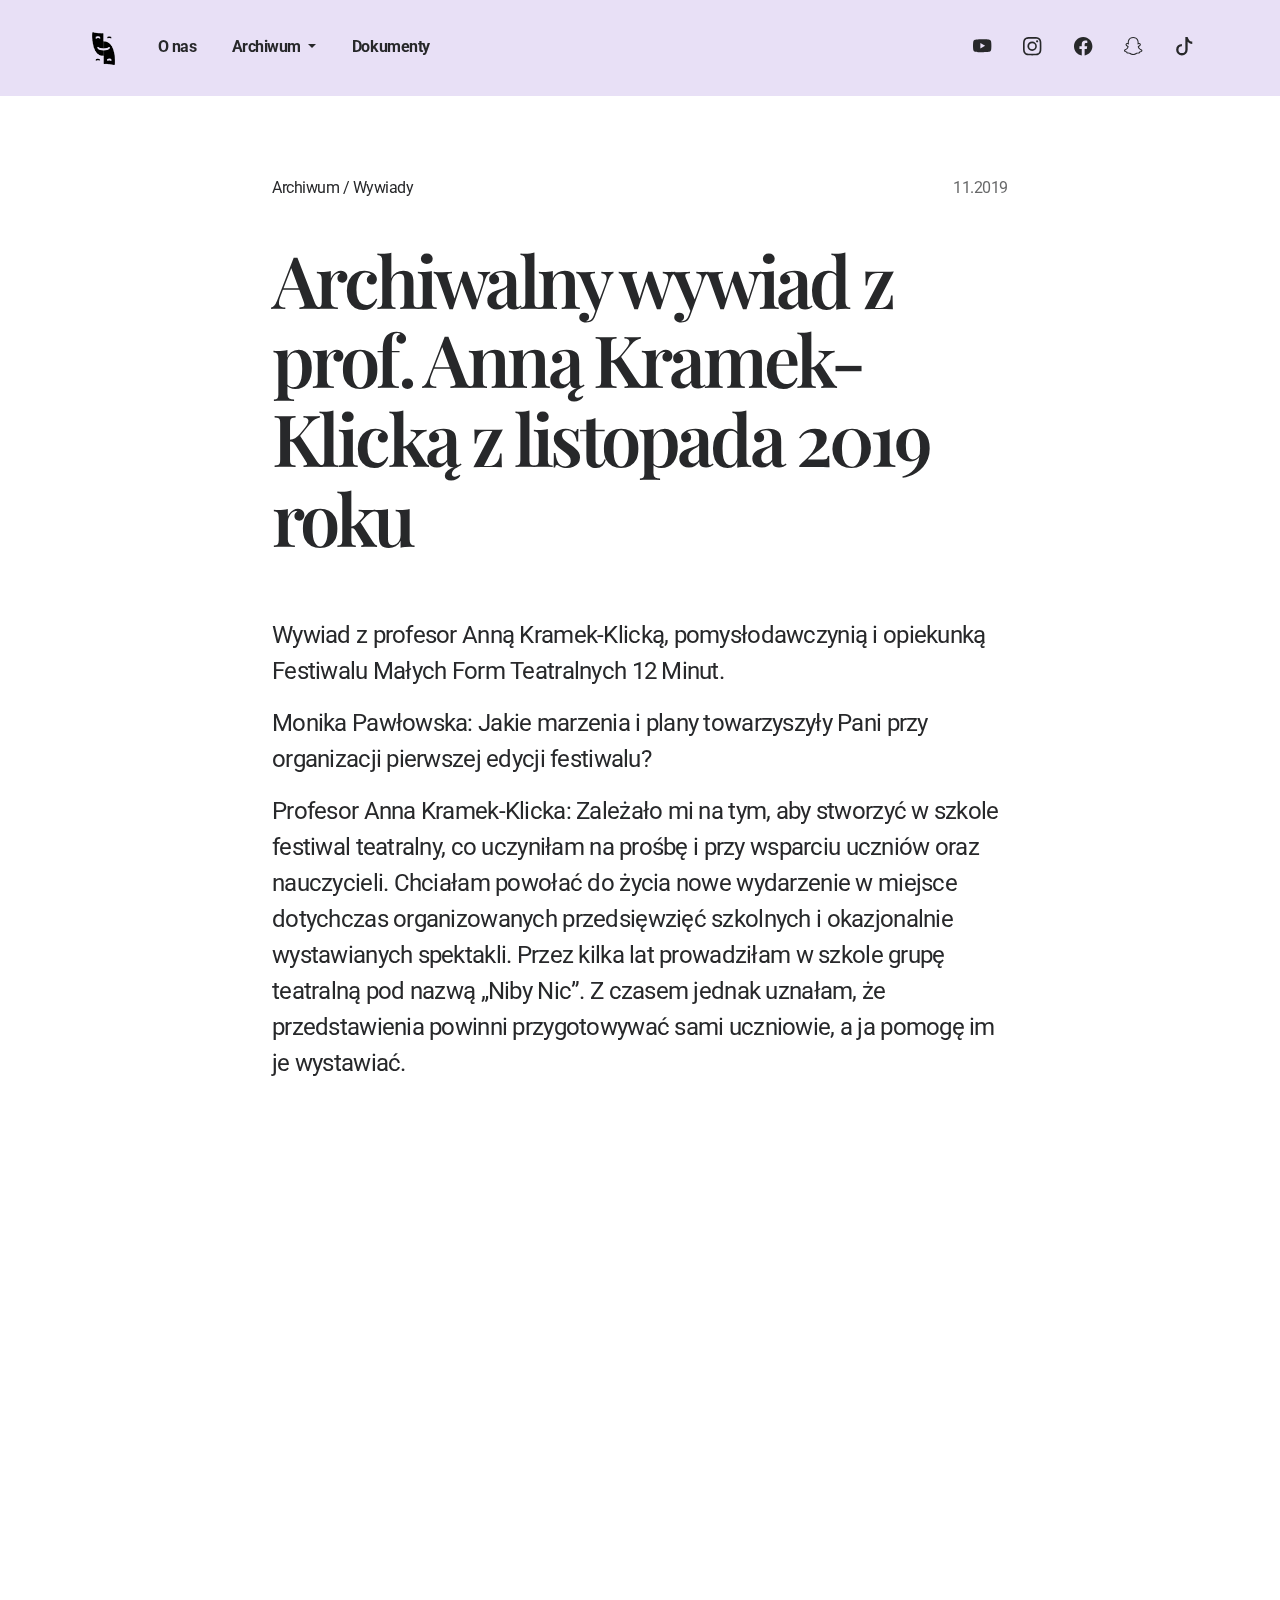
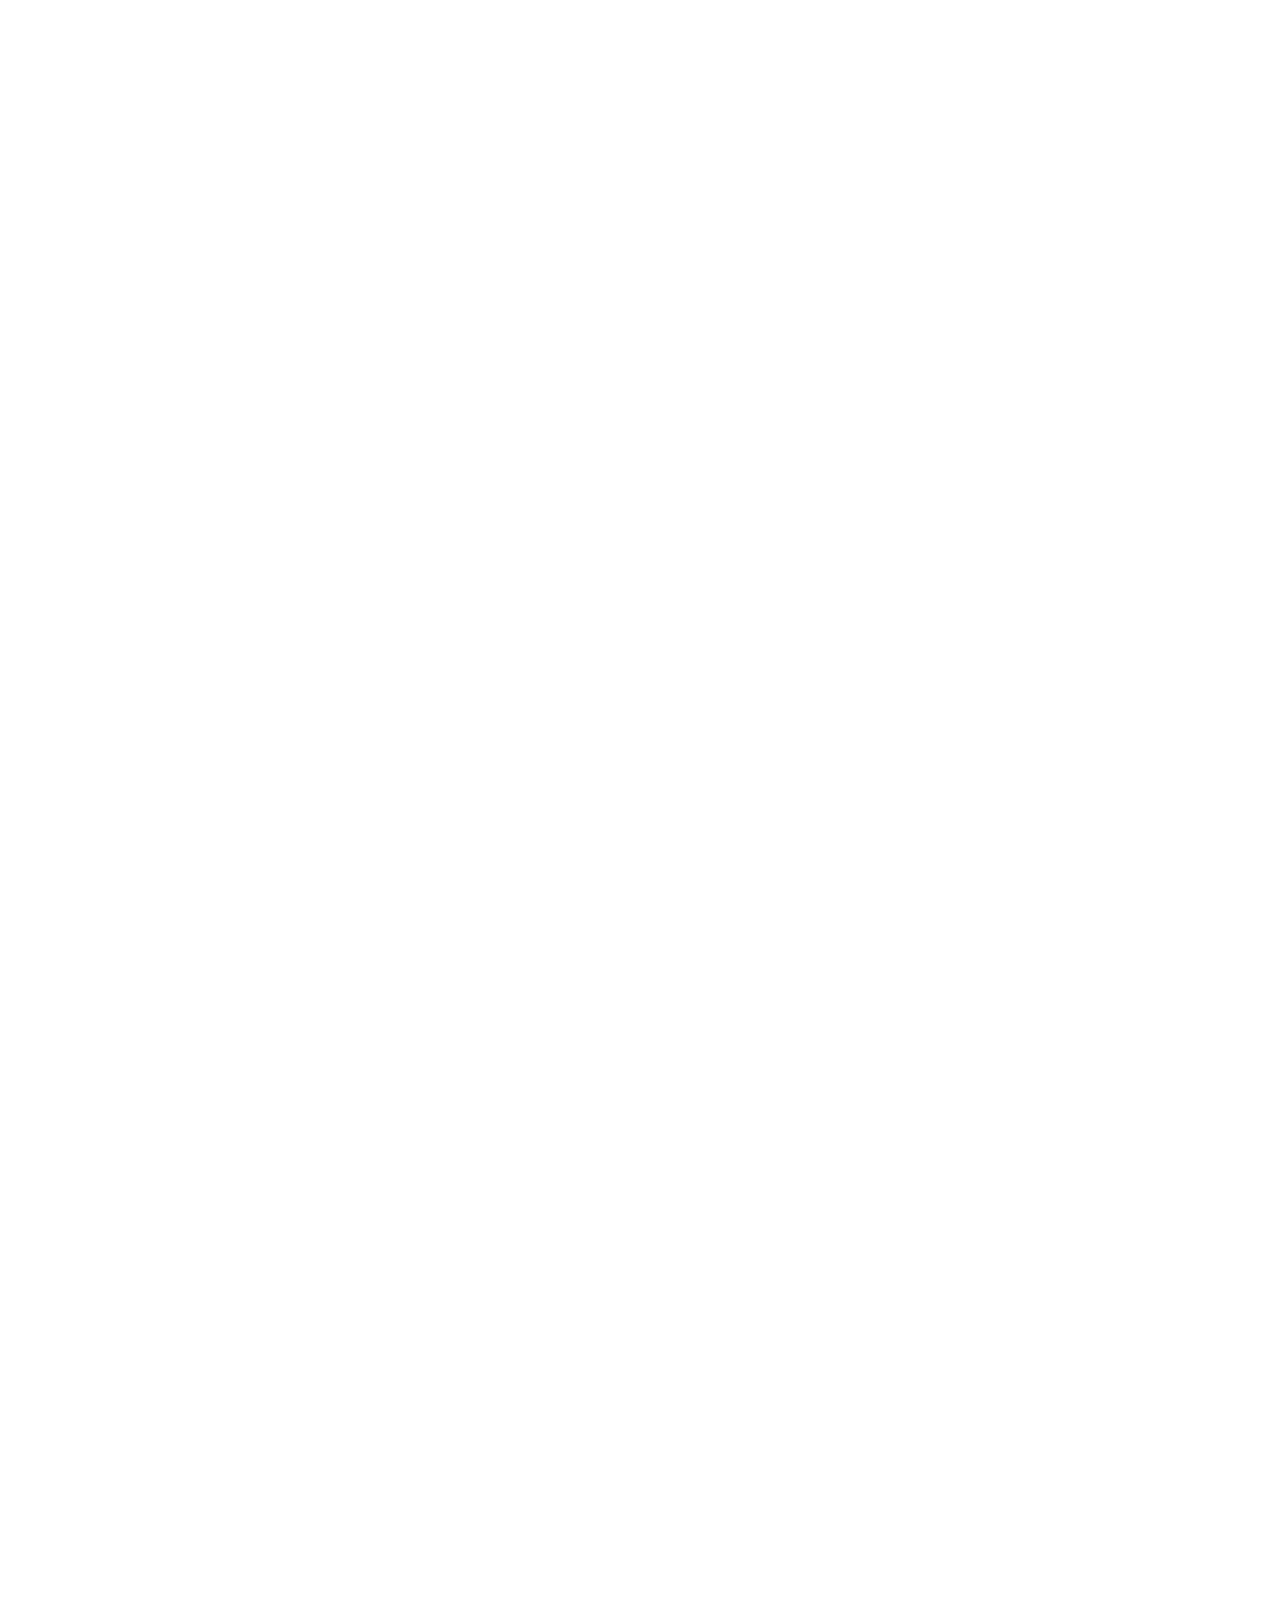
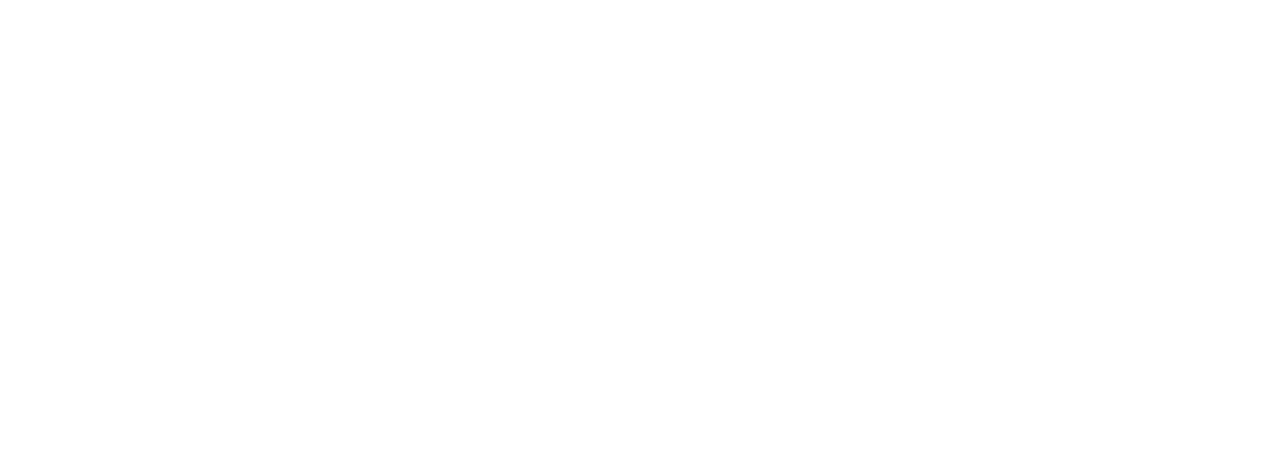
<file: wywiad_AKK_2019.html>
<!DOCTYPE html>
<html lang="en">
	<head>
		<meta charset="utf-8" >
		<title>Festiwal 12 Minut</title>
		<meta name="viewport" content="width=device-width, initial-scale=1">
		<link rel="icon" href="i/mini-logo.png">
		<!-- AOS 3.0.0-beta.6 plugin CSS (Animations) -->
		<link rel="stylesheet" href="https://unpkg.com/aos@next/dist/aos.css" />
		<!-- Google Fonts -->
		<link href="https://fonts.googleapis.com/css2?family=Playfair+Display:wght@100;200;300;400;500;600;700;800;900&amp;family=Roboto:wght@100;200;300;400;500;600;700;800;900&amp;subset=latin&amp;display=swap" rel="stylesheet" id="sf-google-fonts">
		<!-- Startup CSS + Bootstrap CSS (Styles for all blocks) - Remove ".min" if you want to edit a css code -->
		<link href="css/styles.min.css" rel="stylesheet" />
		<!-- jQuery 3.6.0 (uncomment line below if you need jQuery) -->
		<!-- <script src="https://cdnjs.cloudflare.com/ajax/libs/jquery/3.6.0/jquery.min.js"></script> -->
		<!-- Open graph settings (social networks sharing settings) -->
		<!-- Open graph settings end -->
	</head>
<body>

<!-- Navigation 8 -->
<nav class="bg-custom-blank sticky-top py-4 py-lg-7">
	<div class="d-block d-lg-none">
		<div class="container">
			<div class="row align-items-center">
				<div class="col-3" data-aos="fade-down" data-aos-delay="0">
					<a class="btn btn-width-equal-height d-lg-none rounded-circle custom-mobile-nav-btn" data-bs-toggle="offcanvas" data-bs-target="#custom-id-nk0bx5xe">
						<svg width="20" height="20" viewBox="0 0 16 16" fill="none" xmlns="http://www.w3.org/2000/svg" class="fill-light-1">
							<path d="M2.00016 5.33333H14.0002C14.177 5.33333 14.3465 5.2631 14.4716 5.13807C14.5966 5.01305 14.6668 4.84348 14.6668 4.66667C14.6668 4.48986 14.5966 4.32029 14.4716 4.19526C14.3465 4.07024 14.177 4 14.0002 4H2.00016C1.82335 4 1.65378 4.07024 1.52876 4.19526C1.40373 4.32029 1.3335 4.48986 1.3335 4.66667C1.3335 4.84348 1.40373 5.01305 1.52876 5.13807C1.65378 5.2631 1.82335 5.33333 2.00016 5.33333ZM14.0002 10.6667H2.00016C1.82335 10.6667 1.65378 10.7369 1.52876 10.8619C1.40373 10.987 1.3335 11.1565 1.3335 11.3333C1.3335 11.5101 1.40373 11.6797 1.52876 11.8047C1.65378 11.9298 1.82335 12 2.00016 12H14.0002C14.177 12 14.3465 11.9298 14.4716 11.8047C14.5966 11.6797 14.6668 11.5101 14.6668 11.3333C14.6668 11.1565 14.5966 10.987 14.4716 10.8619C14.3465 10.7369 14.177 10.6667 14.0002 10.6667ZM14.0002 7.33333H2.00016C1.82335 7.33333 1.65378 7.40357 1.52876 7.5286C1.40373 7.65362 1.3335 7.82319 1.3335 8C1.3335 8.17681 1.40373 8.34638 1.52876 8.4714C1.65378 8.59643 1.82335 8.66667 2.00016 8.66667H14.0002C14.177 8.66667 14.3465 8.59643 14.4716 8.4714C14.5966 8.34638 14.6668 8.17681 14.6668 8C14.6668 7.82319 14.5966 7.65362 14.4716 7.5286C14.3465 7.40357 14.177 7.33333 14.0002 7.33333Z">
							</path>
						</svg>
					</a>
				</div>
				<div class="col-6 text-center" data-aos="fade-down" data-aos-delay="250">
					<a href="index.html">
						<img src="i/mini-logo-long.png" alt="" class="img-fluid aos-init aos-animate" data-aos="fade-down" data-aos-delay="0">
					</a>
				</div>
				<div class="col-3" data-aos="fade-down" data-aos-delay="500">
				</div>
			</div>
		</div>
	</div>
	<div class="offcanvas offcanvas-start bg-bg-3" id="custom-id-nk0bx5xe" aria-hidden="true">
		<div class="offcanvas-header">
			<h1 class="fw-9 display-4" data-aos="fade-down" data-aos-delay="150">
				12 Minut
			</h1>
			<a class="btn btn-sm btn-width-equal-height btn-bg-3" data-bs-dismiss="offcanvas">
				<svg width="24" height="24" viewBox="0 0 16 16" fill="none" xmlns="http://www.w3.org/2000/svg" class="fill-dark-2">
					<path d="M8.9398 8L13.1398 3.80667C13.2653 3.68113 13.3359 3.51087 13.3359 3.33333C13.3359 3.1558 13.2653 2.98554 13.1398 2.86C13.0143 2.73447 12.844 2.66394 12.6665 2.66394C12.4889 2.66394 12.3187 2.73447 12.1931 2.86L7.9998 7.06L3.80646 2.86C3.68093 2.73447 3.51066 2.66394 3.33313 2.66394C3.1556 2.66394 2.98533 2.73447 2.8598 2.86C2.73426 2.98554 2.66374 3.1558 2.66374 3.33333C2.66374 3.51087 2.73426 3.68113 2.8598 3.80667L7.0598 8L2.8598 12.1933C2.79731 12.2553 2.74771 12.329 2.71387 12.4103C2.68002 12.4915 2.6626 12.5787 2.6626 12.6667C2.6626 12.7547 2.68002 12.8418 2.71387 12.9231C2.74771 13.0043 2.79731 13.078 2.8598 13.14C2.92177 13.2025 2.99551 13.2521 3.07675 13.2859C3.15798 13.3198 3.24512 13.3372 3.33313 13.3372C3.42114 13.3372 3.50827 13.3198 3.58951 13.2859C3.67075 13.2521 3.74449 13.2025 3.80646 13.14L7.9998 8.94L12.1931 13.14C12.2551 13.2025 12.3288 13.2521 12.4101 13.2859C12.4913 13.3198 12.5785 13.3372 12.6665 13.3372C12.7545 13.3372 12.8416 13.3198 12.9228 13.2859C13.0041 13.2521 13.0778 13.2025 13.1398 13.14C13.2023 13.078 13.2519 13.0043 13.2857 12.9231C13.3196 12.8418 13.337 12.7547 13.337 12.6667C13.337 12.5787 13.3196 12.4915 13.2857 12.4103C13.2519 12.329 13.2023 12.2553 13.1398 12.1933L8.9398 8Z">
					</path>
				</svg>
			</a>
		</div>
		<div class="offcanvas-body">
			<div>
				<a href="about.html" class="fw-bold text-dark-1 py-2 d-inline-block">
O nas
				</a>
			</div>
			<div>
				<a href="#" class="fw-bold text-dark-1 py-2 d-inline-block">
Archiwum
				</a>
			</div>
			<div>
				<a href="dokumenty.html" class="fw-bold mb-6 text-dark-1 py-2 d-inline-block">
Dokumenty
				</a>
			</div>

			<a href="https://www.youtube.com/@festiwal12minut23" class="text-action-1 " target="_blank">
				<svg width="23" height="23" viewBox="0 0 20 20" fill="none" xmlns="http://www.w3.org/2000/svg" class="fill-dark-1" data-aos="fade-down" data-aos-delay="650">
					<path d="M8.051 1.999h.089c.822.003 4.987.033 6.11.335a2.01 2.01 0 0 1 1.415 1.42c.101.38.172.883.22 1.402l.01.104.022.26.008.104c.065.914.073 1.77.074 1.957v.075c-.001.194-.01 1.108-.082 2.06l-.008.105-.009.104c-.05.572-.124 1.14-.235 1.558a2.007 2.007 0 0 1-1.415 1.42c-1.16.312-5.569.334-6.18.335h-.142c-.309 0-1.587-.006-2.927-.052l-.17-.006-.087-.004-.171-.007-.171-.007c-1.11-.049-2.167-.128-2.654-.26a2.007 2.007 0 0 1-1.415-1.419c-.111-.417-.185-.986-.235-1.558L.09 9.82l-.008-.104A31.4 31.4 0 0 1 0 7.68v-.123c.002-.215.01-.958.064-1.778l.007-.103.003-.052.008-.104.022-.26.01-.104c.048-.519.119-1.023.22-1.402a2.007 2.007 0 0 1 1.415-1.42c.487-.13 1.544-.21 2.654-.26l.17-.007.172-.006.086-.003.171-.007A99.788 99.788 0 0 1 7.858 2h.193zM6.4 5.209v4.818l4.157-2.408L6.4 5.209z"/>
				  </svg>
			</a>
			<a href="https://www.instagram.com/festiwal12minut/" class="text-action-1 ms-6 " target="_blank">
				<svg width="23" height="23" viewBox="0 0 20 20" fill="none" xmlns="http://www.w3.org/2000/svg" class="fill-dark-1" data-aos="fade-down" data-aos-delay="750">
					<path d="M8 0C5.829 0 5.556.01 4.703.048 3.85.088 3.269.222 2.76.42a3.917 3.917 0 0 0-1.417.923A3.927 3.927 0 0 0 .42 2.76C.222 3.268.087 3.85.048 4.7.01 5.555 0 5.827 0 8.001c0 2.172.01 2.444.048 3.297.04.852.174 1.433.372 1.942.205.526.478.972.923 1.417.444.445.89.719 1.416.923.51.198 1.09.333 1.942.372C5.555 15.99 5.827 16 8 16s2.444-.01 3.298-.048c.851-.04 1.434-.174 1.943-.372a3.916 3.916 0 0 0 1.416-.923c.445-.445.718-.891.923-1.417.197-.509.332-1.09.372-1.942C15.99 10.445 16 10.173 16 8s-.01-2.445-.048-3.299c-.04-.851-.175-1.433-.372-1.941a3.926 3.926 0 0 0-.923-1.417A3.911 3.911 0 0 0 13.24.42c-.51-.198-1.092-.333-1.943-.372C10.443.01 10.172 0 7.998 0h.003zm-.717 1.442h.718c2.136 0 2.389.007 3.232.046.78.035 1.204.166 1.486.275.373.145.64.319.92.599.28.28.453.546.598.92.11.281.24.705.275 1.485.039.843.047 1.096.047 3.231s-.008 2.389-.047 3.232c-.035.78-.166 1.203-.275 1.485a2.47 2.47 0 0 1-.599.919c-.28.28-.546.453-.92.598-.28.11-.704.24-1.485.276-.843.038-1.096.047-3.232.047s-2.39-.009-3.233-.047c-.78-.036-1.203-.166-1.485-.276a2.478 2.478 0 0 1-.92-.598 2.48 2.48 0 0 1-.6-.92c-.109-.281-.24-.705-.275-1.485-.038-.843-.046-1.096-.046-3.233 0-2.136.008-2.388.046-3.231.036-.78.166-1.204.276-1.486.145-.373.319-.64.599-.92.28-.28.546-.453.92-.598.282-.11.705-.24 1.485-.276.738-.034 1.024-.044 2.515-.045v.002zm4.988 1.328a.96.96 0 1 0 0 1.92.96.96 0 0 0 0-1.92zm-4.27 1.122a4.109 4.109 0 1 0 0 8.217 4.109 4.109 0 0 0 0-8.217zm0 1.441a2.667 2.667 0 1 1 0 5.334 2.667 2.667 0 0 1 0-5.334z"/>
				</svg>
			</a>
			<a href="https://www.facebook.com/festiwal12minut" class="text-action-1 ms-6 " target="_blank">
				<svg width="23" height="23" viewBox="0 0 20 20" fill="none" xmlns="http://www.w3.org/2000/svg" class="fill-dark-1" data-aos="fade-down" data-aos-delay="850">
					<path d="M16 8.049c0-4.446-3.582-8.05-8-8.05C3.58 0-.002 3.603-.002 8.05c0 4.017 2.926 7.347 6.75 7.951v-5.625h-2.03V8.05H6.75V6.275c0-2.017 1.195-3.131 3.022-3.131.876 0 1.791.157 1.791.157v1.98h-1.009c-.993 0-1.303.621-1.303 1.258v1.51h2.218l-.354 2.326H9.25V16c3.824-.604 6.75-3.934 6.75-7.951z"/>

				</svg>
			</a>
			<a href="https://t.snapchat.com/2BQotqOD" class="text-action-1 ms-6 " target="_blank">
				<svg width="23" height="23" viewBox="0 0 20 20" fill="none" xmlns="http://www.w3.org/2000/svg" class="fill-dark-1" data-aos="fade-down" data-aos-delay="950">
					<path d="M15.943 11.526c-.111-.303-.323-.465-.564-.599a1.416 1.416 0 0 0-.123-.064l-.219-.111c-.752-.399-1.339-.902-1.746-1.498a3.387 3.387 0 0 1-.3-.531c-.034-.1-.032-.156-.008-.207a.338.338 0 0 1 .097-.1c.129-.086.262-.173.352-.231.162-.104.289-.187.371-.245.309-.216.525-.446.66-.702a1.397 1.397 0 0 0 .069-1.16c-.205-.538-.713-.872-1.329-.872a1.829 1.829 0 0 0-.487.065c.006-.368-.002-.757-.035-1.139-.116-1.344-.587-2.048-1.077-2.61a4.294 4.294 0 0 0-1.095-.881C9.764.216 8.92 0 7.999 0c-.92 0-1.76.216-2.505.641-.412.232-.782.53-1.097.883-.49.562-.96 1.267-1.077 2.61-.033.382-.04.772-.036 1.138a1.83 1.83 0 0 0-.487-.065c-.615 0-1.124.335-1.328.873a1.398 1.398 0 0 0 .067 1.161c.136.256.352.486.66.701.082.058.21.14.371.246l.339.221a.38.38 0 0 1 .109.11c.026.053.027.11-.012.217a3.363 3.363 0 0 1-.295.52c-.398.583-.968 1.077-1.696 1.472-.385.204-.786.34-.955.8-.128.348-.044.743.28 1.075.119.125.257.23.409.31a4.43 4.43 0 0 0 1 .4.66.66 0 0 1 .202.09c.118.104.102.26.259.488.079.118.18.22.296.3.33.229.701.243 1.095.258.355.014.758.03 1.217.18.19.064.389.186.618.328.55.338 1.305.802 2.566.802 1.262 0 2.02-.466 2.576-.806.227-.14.424-.26.609-.321.46-.152.863-.168 1.218-.181.393-.015.764-.03 1.095-.258a1.14 1.14 0 0 0 .336-.368c.114-.192.11-.327.217-.42a.625.625 0 0 1 .19-.087 4.446 4.446 0 0 0 1.014-.404c.16-.087.306-.2.429-.336l.004-.005c.304-.325.38-.709.256-1.047Zm-1.121.602c-.684.378-1.139.337-1.493.565-.3.193-.122.61-.34.76-.269.186-1.061-.012-2.085.326-.845.279-1.384 1.082-2.903 1.082-1.519 0-2.045-.801-2.904-1.084-1.022-.338-1.816-.14-2.084-.325-.218-.15-.041-.568-.341-.761-.354-.228-.809-.187-1.492-.563-.436-.24-.189-.39-.044-.46 2.478-1.199 2.873-3.05 2.89-3.188.022-.166.045-.297-.138-.466-.177-.164-.962-.65-1.18-.802-.36-.252-.52-.503-.402-.812.082-.214.281-.295.49-.295a.93.93 0 0 1 .197.022c.396.086.78.285 1.002.338.027.007.054.01.082.011.118 0 .16-.06.152-.195-.026-.433-.087-1.277-.019-2.066.094-1.084.444-1.622.859-2.097.2-.229 1.137-1.22 2.93-1.22 1.792 0 2.732.987 2.931 1.215.416.475.766 1.013.859 2.098.068.788.009 1.632-.019 2.065-.01.142.034.195.152.195a.35.35 0 0 0 .082-.01c.222-.054.607-.253 1.002-.338a.912.912 0 0 1 .197-.023c.21 0 .409.082.49.295.117.309-.04.56-.401.812-.218.152-1.003.638-1.18.802-.184.169-.16.3-.139.466.018.14.413 1.991 2.89 3.189.147.073.394.222-.041.464Z"/>
				</svg>
			</a>
			<a href="https://www.tiktok.com/@festiwal12minut" class="text-action-1 ms-6 " target="_blank">
				<svg width="23" height="23" viewBox="0 0 20 20" fill="none" xmlns="http://www.w3.org/2000/svg" class="fill-dark-1" data-aos="fade-down" data-aos-delay="1100">
					<path d="M9 0h1.98c.144.715.54 1.617 1.235 2.512C12.895 3.389 13.797 4 15 4v2c-1.753 0-3.07-.814-4-1.829V11a5 5 0 1 1-5-5v2a3 3 0 1 0 3 3V0Z"/>
				</svg>
			</a>
		</div>
	</div>
	<div class="d-none d-lg-block">
		<div class="container">
			<div class="row justify-content-between align-items-center">
				<div class="col-8">
					<a href="index.html">
						<img src="i/mini-logo.png" alt="" class="img-fluid me-4" data-aos="fade-down" data-aos-delay="0">
					</a>
					<a href="about.html" class="fw-bold mx-4 text-dark-1" data-aos-delay="150" data-aos="fade-down">
								O nas
					</a>
					<div class="d-inline-block dropdown">
						<a class="fw-bold mx-4 text-dark-1 dropdown-toggle" id="custom-id-yvnry76o" data-bs-toggle="dropdown" data-bs-display="static" aria-expanded="false" type="button" data-aos="fade-down" data-aos-delay="250">
									Archiwum
						</a>
						<ul class="dropdown-menu" aria-labelledby="custom-id-yvnry76o">
							<li>
								<a class="dropdown-item" href="zdjecia.html">
									Zdjęcia
								</a>
							</li>
							<li>
								<a class="dropdown-item disabled" href="transmisje.html" tabindex="-1" aria-disabled="true">
									Transmisje (wkrótce)
								</a>
							</li>
							<li>
								<a class="dropdown-item" href="wywiady.html">
									Wywiady
								</a>
							</li>
						</ul>
					</div>
					<a href="dokumenty.html" class="fw-bold mx-4 text-dark-1" data-aos="fade-down" data-aos-delay="400">
								Dokumenty
					</a>
				</div>
				<div class="col-4 text-end">
					<a href="https://www.youtube.com/@festiwal12minut23" class="text-action-1 " target="_blank">
						<svg width="23" height="23" viewBox="0 0 20 20" fill="none" xmlns="http://www.w3.org/2000/svg" class="fill-dark-1" data-aos="fade-down" data-aos-delay="650">
							<path d="M8.051 1.999h.089c.822.003 4.987.033 6.11.335a2.01 2.01 0 0 1 1.415 1.42c.101.38.172.883.22 1.402l.01.104.022.26.008.104c.065.914.073 1.77.074 1.957v.075c-.001.194-.01 1.108-.082 2.06l-.008.105-.009.104c-.05.572-.124 1.14-.235 1.558a2.007 2.007 0 0 1-1.415 1.42c-1.16.312-5.569.334-6.18.335h-.142c-.309 0-1.587-.006-2.927-.052l-.17-.006-.087-.004-.171-.007-.171-.007c-1.11-.049-2.167-.128-2.654-.26a2.007 2.007 0 0 1-1.415-1.419c-.111-.417-.185-.986-.235-1.558L.09 9.82l-.008-.104A31.4 31.4 0 0 1 0 7.68v-.123c.002-.215.01-.958.064-1.778l.007-.103.003-.052.008-.104.022-.26.01-.104c.048-.519.119-1.023.22-1.402a2.007 2.007 0 0 1 1.415-1.42c.487-.13 1.544-.21 2.654-.26l.17-.007.172-.006.086-.003.171-.007A99.788 99.788 0 0 1 7.858 2h.193zM6.4 5.209v4.818l4.157-2.408L6.4 5.209z"/>
						  </svg>
					</a>
					<a href="https://www.instagram.com/festiwal12minut/" class="text-action-1 ms-6 " target="_blank">
						<svg width="23" height="23" viewBox="0 0 20 20" fill="none" xmlns="http://www.w3.org/2000/svg" class="fill-dark-1" data-aos="fade-down" data-aos-delay="750">
							<path d="M8 0C5.829 0 5.556.01 4.703.048 3.85.088 3.269.222 2.76.42a3.917 3.917 0 0 0-1.417.923A3.927 3.927 0 0 0 .42 2.76C.222 3.268.087 3.85.048 4.7.01 5.555 0 5.827 0 8.001c0 2.172.01 2.444.048 3.297.04.852.174 1.433.372 1.942.205.526.478.972.923 1.417.444.445.89.719 1.416.923.51.198 1.09.333 1.942.372C5.555 15.99 5.827 16 8 16s2.444-.01 3.298-.048c.851-.04 1.434-.174 1.943-.372a3.916 3.916 0 0 0 1.416-.923c.445-.445.718-.891.923-1.417.197-.509.332-1.09.372-1.942C15.99 10.445 16 10.173 16 8s-.01-2.445-.048-3.299c-.04-.851-.175-1.433-.372-1.941a3.926 3.926 0 0 0-.923-1.417A3.911 3.911 0 0 0 13.24.42c-.51-.198-1.092-.333-1.943-.372C10.443.01 10.172 0 7.998 0h.003zm-.717 1.442h.718c2.136 0 2.389.007 3.232.046.78.035 1.204.166 1.486.275.373.145.64.319.92.599.28.28.453.546.598.92.11.281.24.705.275 1.485.039.843.047 1.096.047 3.231s-.008 2.389-.047 3.232c-.035.78-.166 1.203-.275 1.485a2.47 2.47 0 0 1-.599.919c-.28.28-.546.453-.92.598-.28.11-.704.24-1.485.276-.843.038-1.096.047-3.232.047s-2.39-.009-3.233-.047c-.78-.036-1.203-.166-1.485-.276a2.478 2.478 0 0 1-.92-.598 2.48 2.48 0 0 1-.6-.92c-.109-.281-.24-.705-.275-1.485-.038-.843-.046-1.096-.046-3.233 0-2.136.008-2.388.046-3.231.036-.78.166-1.204.276-1.486.145-.373.319-.64.599-.92.28-.28.546-.453.92-.598.282-.11.705-.24 1.485-.276.738-.034 1.024-.044 2.515-.045v.002zm4.988 1.328a.96.96 0 1 0 0 1.92.96.96 0 0 0 0-1.92zm-4.27 1.122a4.109 4.109 0 1 0 0 8.217 4.109 4.109 0 0 0 0-8.217zm0 1.441a2.667 2.667 0 1 1 0 5.334 2.667 2.667 0 0 1 0-5.334z"/>
						</svg>
					</a>
					<a href="https://www.facebook.com/festiwal12minut" class="text-action-1 ms-6 " target="_blank">
						<svg width="23" height="23" viewBox="0 0 20 20" fill="none" xmlns="http://www.w3.org/2000/svg" class="fill-dark-1" data-aos="fade-down" data-aos-delay="850">
							<path d="M16 8.049c0-4.446-3.582-8.05-8-8.05C3.58 0-.002 3.603-.002 8.05c0 4.017 2.926 7.347 6.75 7.951v-5.625h-2.03V8.05H6.75V6.275c0-2.017 1.195-3.131 3.022-3.131.876 0 1.791.157 1.791.157v1.98h-1.009c-.993 0-1.303.621-1.303 1.258v1.51h2.218l-.354 2.326H9.25V16c3.824-.604 6.75-3.934 6.75-7.951z"/>

						</svg>
					</a>
					<a href="https://t.snapchat.com/2BQotqOD" class="text-action-1 ms-6 " target="_blank">
						<svg width="23" height="23" viewBox="0 0 20 20" fill="none" xmlns="http://www.w3.org/2000/svg" class="fill-dark-1" data-aos="fade-down" data-aos-delay="950">
							<path d="M15.943 11.526c-.111-.303-.323-.465-.564-.599a1.416 1.416 0 0 0-.123-.064l-.219-.111c-.752-.399-1.339-.902-1.746-1.498a3.387 3.387 0 0 1-.3-.531c-.034-.1-.032-.156-.008-.207a.338.338 0 0 1 .097-.1c.129-.086.262-.173.352-.231.162-.104.289-.187.371-.245.309-.216.525-.446.66-.702a1.397 1.397 0 0 0 .069-1.16c-.205-.538-.713-.872-1.329-.872a1.829 1.829 0 0 0-.487.065c.006-.368-.002-.757-.035-1.139-.116-1.344-.587-2.048-1.077-2.61a4.294 4.294 0 0 0-1.095-.881C9.764.216 8.92 0 7.999 0c-.92 0-1.76.216-2.505.641-.412.232-.782.53-1.097.883-.49.562-.96 1.267-1.077 2.61-.033.382-.04.772-.036 1.138a1.83 1.83 0 0 0-.487-.065c-.615 0-1.124.335-1.328.873a1.398 1.398 0 0 0 .067 1.161c.136.256.352.486.66.701.082.058.21.14.371.246l.339.221a.38.38 0 0 1 .109.11c.026.053.027.11-.012.217a3.363 3.363 0 0 1-.295.52c-.398.583-.968 1.077-1.696 1.472-.385.204-.786.34-.955.8-.128.348-.044.743.28 1.075.119.125.257.23.409.31a4.43 4.43 0 0 0 1 .4.66.66 0 0 1 .202.09c.118.104.102.26.259.488.079.118.18.22.296.3.33.229.701.243 1.095.258.355.014.758.03 1.217.18.19.064.389.186.618.328.55.338 1.305.802 2.566.802 1.262 0 2.02-.466 2.576-.806.227-.14.424-.26.609-.321.46-.152.863-.168 1.218-.181.393-.015.764-.03 1.095-.258a1.14 1.14 0 0 0 .336-.368c.114-.192.11-.327.217-.42a.625.625 0 0 1 .19-.087 4.446 4.446 0 0 0 1.014-.404c.16-.087.306-.2.429-.336l.004-.005c.304-.325.38-.709.256-1.047Zm-1.121.602c-.684.378-1.139.337-1.493.565-.3.193-.122.61-.34.76-.269.186-1.061-.012-2.085.326-.845.279-1.384 1.082-2.903 1.082-1.519 0-2.045-.801-2.904-1.084-1.022-.338-1.816-.14-2.084-.325-.218-.15-.041-.568-.341-.761-.354-.228-.809-.187-1.492-.563-.436-.24-.189-.39-.044-.46 2.478-1.199 2.873-3.05 2.89-3.188.022-.166.045-.297-.138-.466-.177-.164-.962-.65-1.18-.802-.36-.252-.52-.503-.402-.812.082-.214.281-.295.49-.295a.93.93 0 0 1 .197.022c.396.086.78.285 1.002.338.027.007.054.01.082.011.118 0 .16-.06.152-.195-.026-.433-.087-1.277-.019-2.066.094-1.084.444-1.622.859-2.097.2-.229 1.137-1.22 2.93-1.22 1.792 0 2.732.987 2.931 1.215.416.475.766 1.013.859 2.098.068.788.009 1.632-.019 2.065-.01.142.034.195.152.195a.35.35 0 0 0 .082-.01c.222-.054.607-.253 1.002-.338a.912.912 0 0 1 .197-.023c.21 0 .409.082.49.295.117.309-.04.56-.401.812-.218.152-1.003.638-1.18.802-.184.169-.16.3-.139.466.018.14.413 1.991 2.89 3.189.147.073.394.222-.041.464Z"/>
						</svg>
					</a>
					<a href="https://www.tiktok.com/@festiwal12minut" class="text-action-1 ms-6 " target="_blank">
						<svg width="23" height="23" viewBox="0 0 20 20" fill="none" xmlns="http://www.w3.org/2000/svg" class="fill-dark-1" data-aos="fade-down" data-aos-delay="1100">
							<path d="M9 0h1.98c.144.715.54 1.617 1.235 2.512C12.895 3.389 13.797 4 15 4v2c-1.753 0-3.07-.814-4-1.829V11a5 5 0 1 1-5-5v2a3 3 0 1 0 3 3V0Z"/>
						</svg>
					</a>
				</div>
			</div>
		</div>
	</div>
</nav>
<!-- Blog 7 -->
<section class="bg-bg-3 py-10 py-lg-20">
	<div class="container">
		<div class="row justify-content-center">
			<div class="col-lg-10 col-xl-8">
				<div class="mb-10 row justify-content-between">
					<div class="col-auto" data-aos="fade-down" data-aos-delay="0">
						<a href="#" class="text-dark-1">
									Archiwum
						</a>
						<span class="text-dark-1">
									 / 
						</span>
						<span class="text-dark-2">
									Wywiady
						</span>
					</div>
					<div class="col-auto" data-aos="fade-down" data-aos-delay="250">
						<p class="mb-0">
							11.2019
						</p>
					</div>
				</div>
				<h1 class="display-3 mb-6 mb-md-15" data-aos="fade-down" data-aos-delay="500">
					Archiwalny wywiad z prof. Anną Kramek-Klicką z listopada 2019 roku
				</h1>
				<p class="fs-1 text-dark-1" data-aos="fade-down" data-aos-delay="650">
					Wywiad z profesor Anną Kramek-Klicką, pomysłodawczynią i opiekunką Festiwalu Małych Form Teatralnych 12 Minut.
				</p>
				<p class="fs-1 text-dark-1" data-aos="fade-down" data-aos-delay="650">
					Monika Pawłowska: Jakie marzenia i plany towarzyszyły Pani przy organizacji pierwszej edycji festiwalu?
				</p>
				<p class="fs-1 text-dark-1" data-aos="fade-down" data-aos-delay="650">
					Profesor Anna Kramek-Klicka: Zależało mi na tym, aby stworzyć w szkole festiwal teatralny, co uczyniłam na prośbę i przy wsparciu uczniów oraz nauczycieli. Chciałam powołać do życia nowe wydarzenie w miejsce dotychczas organizowanych przedsięwzięć szkolnych i okazjonalnie wystawianych spektakli. Przez kilka lat prowadziłam w szkole grupę teatralną pod nazwą „Niby Nic”. Z czasem jednak uznałam, że przedstawienia powinni przygotowywać sami uczniowie, a ja pomogę im je wystawiać.
				</p>
				<p class="fs-1 text-dark-1" data-aos="fade-down" data-aos-delay="650">
					Od razu chciałam nadać tej inicjatywie formę konkursu i skupić się na małych formach teatralnych ( stąd nazwa 12 Minut). Chciałam też, aby Festiwal 12 Minut był częścią Święta Szkoły, które corocznie odbywa się w listopadzie, w imieniny patronki naszego liceum.
				</p>
				<p class="fs-1 text-dark-1" data-aos="fade-down" data-aos-delay="650">
					MP: Jakie korzyści – według Pani – przynosi Festiwal 12 Minut?
				</p>
				<p class="fs-1 text-dark-1" data-aos="fade-down" data-aos-delay="650">
					AK: Festiwal, ku mojemu zaskoczeniu, przynosi korzyści większe niż początkowo zakładaliśmy z profesorem Adamem Rębaczem, który wspierał mnie w tym przedsięwzięciu. Udało się bowiem stworzyć cykliczne wydarzenie, które wpisuje się w tradycję szkoły, wyzwala olbrzymią kreatywność i samodzielność uczniów – co roku angażuje do pracy ok. 150 – 200 osób. Praca w sekcjach PR, logistycznej, organizacyjnej czy technicznej przynosi wymierne korzyści uczniom, którzy uczą się samodzielnie przygotowywać imprezy o charakterze masowym, jak i całej społeczności szkolnej. 
					<br> Ponadto – Festiwal integruje młodych ludzi, umożliwia współpracę między zespołami klasowymi, otwiera młodzież na kontakty z ludźmi sztuki, instytucjami kultury, i – co najważniejsze – daje możliwość obcowania z teatrem.
				</p>
				<p class="fs-1 text-dark-1" data-aos="fade-down" data-aos-delay="650">
					MP: Co chciałaby Pani zmienić lub wprowadzić do Festiwalu?
				</p>
				<p class="fs-1 text-dark-1" data-aos="fade-down" data-aos-delay="650">
					AK: Formułę Festiwalu poszerzamy, zmieniamy i doskonalimy z roku na rok. Nowością jubileuszowej edycji będzie np. czytanie performatywne na scenie . Ponadto zależy mi na ciągłym doskonaleniu warsztatu aktorów i na wprowadzaniu do konkursu różnorodnych form teatralnych.
				</p>
				<p class="fs-1 text-dark-1" data-aos="fade-down" data-aos-delay="650">
					MP: Która edycja była przełomem w historii Festiwalu i dlaczego?
				</p>
				<p class="fs-1 text-dark-1" data-aos="fade-down" data-aos-delay="650">
					AK: Przełomowa okazała się VI edycja, która odbyła się w dostosowanej do naszych potrzeb sali gimnastycznej. Przedstawienia wystawialiśmy więc na nowo zakupionej scenie, udało nam się wtedy zdobyć lepsze nagłośnienie i oświetlenie, poprawić akustykę i estetykę sali teatralnej. Od tego momentu Festiwal zyskał prawdziwie wysoką jakość, choć nadal korzystamy z pomocy technicznej zaprzyjaźnionych absolwentów szkoły. 
					<br>
Festiwal z czasem wyemancypował i przekształcił się w imprezę międzyszkolną, dwudniową i niezależną od Święta Szkoły. Wiele z tych działań stało się możliwych dzięki szefowej VI edycji – Michalinie Oleksiuk. Już wcześniej Festiwal zaczął pozyskiwać sponsorów i patronów (brawa dla Filipa Wójtowicza!), lecz dopiero w 2015 roku zyskaliśmy dużą niezależność finansową.
					<br>
Kolejne edycje, dzięki wsparciu Dyrekcji Szkoły i Rady Rodziców oraz pracy kolejnych ekip festiwalowych, działających pod opieką takich szefów, jak – Daniel Daczko, Adela Łastawiecka, Antek Plasota i Ola Bukowska – wzbogaciliśmy o transmisje na żywo w szkole i w mediach społecznościowych. Tegoroczna – jubileuszowa – edycja zapowiada się równie ciekawie.
				</p>
				<p class="fs-1 text-dark-1" data-aos="fade-down" data-aos-delay="650">
					MP: Jeśli miałaby Pani możliwość zaproszenia na Festiwal szczególnego gościa, kto by to był i dlaczego?
				</p>
				<p class="fs-1 text-dark-1" data-aos="fade-down" data-aos-delay="650">
					AK: Ambicją naszą jest zapraszanie gości specjalnych – aktorów, pisarzy, dziennikarzy. Na pewno chciałabym zaprosić też moją przyjaciółkę, która pracuje na uczelni i zajmuje się metodyką nauczania poprzez teatr. Zależy mi na tym, aby stworzona przeze mnie i doskonalona przez organizatorów formuła Festiwalu została opisana i zbadana. Istotna jest dla mnie dokumentacja struktury naszego przedsięwzięcia.
				</p>
				<p class="fs-1 text-dark-1" data-aos="fade-down" data-aos-delay="650">
					MP: W jaki sposób szkoła dba o poziom festiwalowych przedstawień?
				</p>
				<p class="fs-1 text-dark-1" data-aos="fade-down" data-aos-delay="650">
					AK: Organizujemy w tym celu zajęcia i warsztaty dla uczestników, zapewniamy naszym aktorom opiekę i konsultację reżyserską, zapraszamy do pracy w jury zawodowych aktorów i pracowników kultury, współpracujemy też z warszawskimi instytucjami kultury i liceami ogólnokształcącymi. 
					<br>Prowadzimy dyskusje o wystawionych sztukach, w których udział biorą jurorzy, aktorzy i widzowie. Zapraszamy też na naszą scenę teatry amatorskie (Ognisko Machulskich, grupy improwizacyjne).
				</p>
				<p class="fs-1 text-dark-1" data-aos="fade-down" data-aos-delay="650">
					MP: Bardzo dziękuję za czas poświęcony na rozmowę i podzielenie się doświadczeniami.
				</p>
			</div>
		</div>
	</div>
</section>
<!-- Footer 4 -->
	<footer class="bg-bg-3 pb-md-8 text-center">
		<div class="container">
			<div class="mb-8 border-bottom border-dark-3" data-aos="fade-down" data-aos-delay="400">
			</div>
			<p class="fs-5 mb-0" data-aos="fade-down" data-aos-delay="500">
						Festiwal Małych Form Teatralnych „12 Minut”
			</p>
		</div>
	</footer>


		<script>
			var width = document.getElementById('publ-card').clientHeight;
			
			if (window.addEventListener) {  // all browsers except IE before version 9
			window.addEventListener ("resize", onResizeEvent, true);
			} else {
			if (window.attachEvent) {   // IE before version 9
				window.attachEvent("onresize", onResizeEvent);
			}
			}
    
			function onResizeEvent() {
			newWidth = document.getElementById('publ-card').clientHeight;;
			if(newWidth != width){
				width = newWidth;
				width+=100;
				document.getElementById('carousel-publ').style.height = width+"px";
				// alert(newWidth);
			}
			}


		</script>
		<!-- Bootstrap JS -->
		<script src="https://cdn.jsdelivr.net/npm/bootstrap@5.1.2/dist/js/bootstrap.bundle.min.js"></script>

		<!-- AOS 3.0.0-beta.6 plugin JS (Animations) -->
		<script src="https://unpkg.com/aos@next/dist/aos.js"></script>
		
		<!-- Startup JS (Custom js for all blocks) - Remove ".min" if you want to edit a JS code -->
		<script src="js/scripts.min.js"></script>

	</body>
</html>
</file>
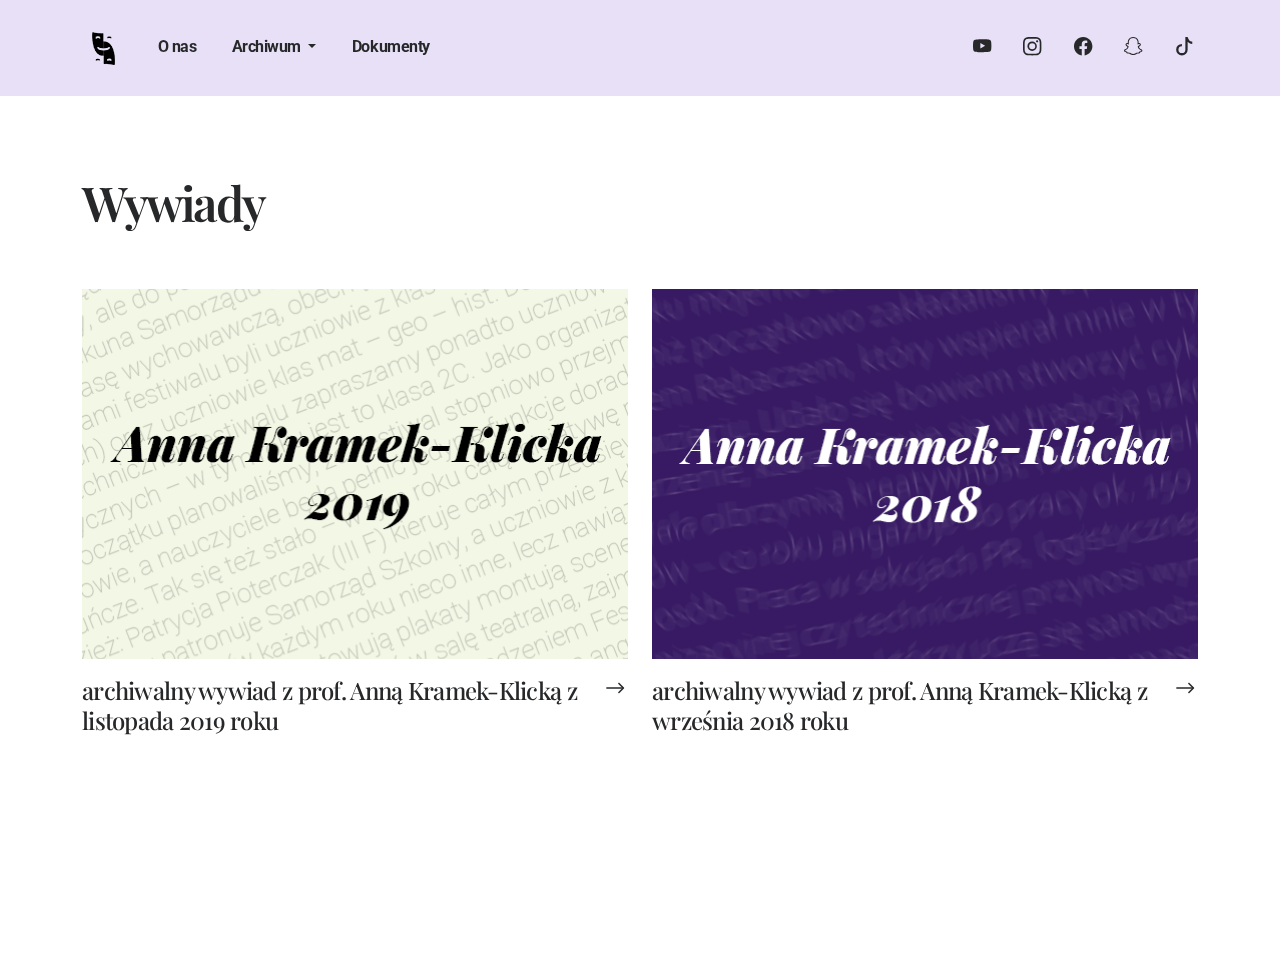
<file: wywiady.html>
<!DOCTYPE html>
<html lang="en">
	<head>
		<meta charset="utf-8" >
		<title>Festiwal 12 Minut</title>
		<meta name="viewport" content="width=device-width, initial-scale=1">
		<link rel="icon" href="i/mini-logo.png">
		<!-- AOS 3.0.0-beta.6 plugin CSS (Animations) -->
		<link rel="stylesheet" href="https://unpkg.com/aos@next/dist/aos.css" />
		<!-- Google Fonts -->
		<link href="https://fonts.googleapis.com/css2?family=Playfair+Display:wght@100;200;300;400;500;600;700;800;900&amp;family=Roboto:wght@100;200;300;400;500;600;700;800;900&amp;subset=latin&amp;display=swap" rel="stylesheet" id="sf-google-fonts">
		<!-- Startup CSS + Bootstrap CSS (Styles for all blocks) - Remove ".min" if you want to edit a css code -->
		<link href="css/styles.min.css" rel="stylesheet" />
		<!-- jQuery 3.6.0 (uncomment line below if you need jQuery) -->
		<!-- <script src="https://cdnjs.cloudflare.com/ajax/libs/jquery/3.6.0/jquery.min.js"></script> -->
		<!-- Open graph settings (social networks sharing settings) -->
		<!-- Open graph settings end -->
	</head>
<body>

<!-- Navigation 8 -->
<nav class="bg-custom-blank sticky-top py-4 py-lg-7">
	<div class="d-block d-lg-none">
		<div class="container">
			<div class="row align-items-center">
				<div class="col-3" data-aos="fade-down" data-aos-delay="0">
					<a class="btn btn-width-equal-height d-lg-none rounded-circle custom-mobile-nav-btn" data-bs-toggle="offcanvas" data-bs-target="#custom-id-nk0bx5xe">
						<svg width="20" height="20" viewBox="0 0 16 16" fill="none" xmlns="http://www.w3.org/2000/svg" class="fill-light-1">
							<path d="M2.00016 5.33333H14.0002C14.177 5.33333 14.3465 5.2631 14.4716 5.13807C14.5966 5.01305 14.6668 4.84348 14.6668 4.66667C14.6668 4.48986 14.5966 4.32029 14.4716 4.19526C14.3465 4.07024 14.177 4 14.0002 4H2.00016C1.82335 4 1.65378 4.07024 1.52876 4.19526C1.40373 4.32029 1.3335 4.48986 1.3335 4.66667C1.3335 4.84348 1.40373 5.01305 1.52876 5.13807C1.65378 5.2631 1.82335 5.33333 2.00016 5.33333ZM14.0002 10.6667H2.00016C1.82335 10.6667 1.65378 10.7369 1.52876 10.8619C1.40373 10.987 1.3335 11.1565 1.3335 11.3333C1.3335 11.5101 1.40373 11.6797 1.52876 11.8047C1.65378 11.9298 1.82335 12 2.00016 12H14.0002C14.177 12 14.3465 11.9298 14.4716 11.8047C14.5966 11.6797 14.6668 11.5101 14.6668 11.3333C14.6668 11.1565 14.5966 10.987 14.4716 10.8619C14.3465 10.7369 14.177 10.6667 14.0002 10.6667ZM14.0002 7.33333H2.00016C1.82335 7.33333 1.65378 7.40357 1.52876 7.5286C1.40373 7.65362 1.3335 7.82319 1.3335 8C1.3335 8.17681 1.40373 8.34638 1.52876 8.4714C1.65378 8.59643 1.82335 8.66667 2.00016 8.66667H14.0002C14.177 8.66667 14.3465 8.59643 14.4716 8.4714C14.5966 8.34638 14.6668 8.17681 14.6668 8C14.6668 7.82319 14.5966 7.65362 14.4716 7.5286C14.3465 7.40357 14.177 7.33333 14.0002 7.33333Z">
							</path>
						</svg>
					</a>
				</div>
				<div class="col-6 text-center" data-aos="fade-down" data-aos-delay="250">
					<a href="index.html">
						<img src="i/mini-logo-long.png" alt="" class="img-fluid aos-init aos-animate" data-aos="fade-down" data-aos-delay="0">
					</a>
				</div>
				<div class="col-3" data-aos="fade-down" data-aos-delay="500">
				</div>
			</div>
		</div>
	</div>
	<div class="offcanvas offcanvas-start bg-bg-3" id="custom-id-nk0bx5xe" aria-hidden="true">
		<div class="offcanvas-header">
			<h1 class="fw-9 display-4" data-aos="fade-down" data-aos-delay="150">
				12 Minut
			</h1>
			<a class="btn btn-sm btn-width-equal-height btn-bg-3" data-bs-dismiss="offcanvas">
				<svg width="24" height="24" viewBox="0 0 16 16" fill="none" xmlns="http://www.w3.org/2000/svg" class="fill-dark-2">
					<path d="M8.9398 8L13.1398 3.80667C13.2653 3.68113 13.3359 3.51087 13.3359 3.33333C13.3359 3.1558 13.2653 2.98554 13.1398 2.86C13.0143 2.73447 12.844 2.66394 12.6665 2.66394C12.4889 2.66394 12.3187 2.73447 12.1931 2.86L7.9998 7.06L3.80646 2.86C3.68093 2.73447 3.51066 2.66394 3.33313 2.66394C3.1556 2.66394 2.98533 2.73447 2.8598 2.86C2.73426 2.98554 2.66374 3.1558 2.66374 3.33333C2.66374 3.51087 2.73426 3.68113 2.8598 3.80667L7.0598 8L2.8598 12.1933C2.79731 12.2553 2.74771 12.329 2.71387 12.4103C2.68002 12.4915 2.6626 12.5787 2.6626 12.6667C2.6626 12.7547 2.68002 12.8418 2.71387 12.9231C2.74771 13.0043 2.79731 13.078 2.8598 13.14C2.92177 13.2025 2.99551 13.2521 3.07675 13.2859C3.15798 13.3198 3.24512 13.3372 3.33313 13.3372C3.42114 13.3372 3.50827 13.3198 3.58951 13.2859C3.67075 13.2521 3.74449 13.2025 3.80646 13.14L7.9998 8.94L12.1931 13.14C12.2551 13.2025 12.3288 13.2521 12.4101 13.2859C12.4913 13.3198 12.5785 13.3372 12.6665 13.3372C12.7545 13.3372 12.8416 13.3198 12.9228 13.2859C13.0041 13.2521 13.0778 13.2025 13.1398 13.14C13.2023 13.078 13.2519 13.0043 13.2857 12.9231C13.3196 12.8418 13.337 12.7547 13.337 12.6667C13.337 12.5787 13.3196 12.4915 13.2857 12.4103C13.2519 12.329 13.2023 12.2553 13.1398 12.1933L8.9398 8Z">
					</path>
				</svg>
			</a>
		</div>
		<div class="offcanvas-body">
			<div>
				<a href="about.html" class="fw-bold text-dark-1 py-2 d-inline-block">
O nas
				</a>
			</div>
			<div>
				<a href="#" class="fw-bold text-dark-1 py-2 d-inline-block">
Archiwum
				</a>
			</div>
			<div>
				<a href="dokumenty.html" class="fw-bold mb-6 text-dark-1 py-2 d-inline-block">
Dokumenty
				</a>
			</div>

			<a href="https://www.youtube.com/@festiwal12minut23" class="text-action-1 " target="_blank">
				<svg width="23" height="23" viewBox="0 0 20 20" fill="none" xmlns="http://www.w3.org/2000/svg" class="fill-dark-1" data-aos="fade-down" data-aos-delay="650">
					<path d="M8.051 1.999h.089c.822.003 4.987.033 6.11.335a2.01 2.01 0 0 1 1.415 1.42c.101.38.172.883.22 1.402l.01.104.022.26.008.104c.065.914.073 1.77.074 1.957v.075c-.001.194-.01 1.108-.082 2.06l-.008.105-.009.104c-.05.572-.124 1.14-.235 1.558a2.007 2.007 0 0 1-1.415 1.42c-1.16.312-5.569.334-6.18.335h-.142c-.309 0-1.587-.006-2.927-.052l-.17-.006-.087-.004-.171-.007-.171-.007c-1.11-.049-2.167-.128-2.654-.26a2.007 2.007 0 0 1-1.415-1.419c-.111-.417-.185-.986-.235-1.558L.09 9.82l-.008-.104A31.4 31.4 0 0 1 0 7.68v-.123c.002-.215.01-.958.064-1.778l.007-.103.003-.052.008-.104.022-.26.01-.104c.048-.519.119-1.023.22-1.402a2.007 2.007 0 0 1 1.415-1.42c.487-.13 1.544-.21 2.654-.26l.17-.007.172-.006.086-.003.171-.007A99.788 99.788 0 0 1 7.858 2h.193zM6.4 5.209v4.818l4.157-2.408L6.4 5.209z"/>
				  </svg>
			</a>
			<a href="https://www.instagram.com/festiwal12minut/" class="text-action-1 ms-6 " target="_blank">
				<svg width="23" height="23" viewBox="0 0 20 20" fill="none" xmlns="http://www.w3.org/2000/svg" class="fill-dark-1" data-aos="fade-down" data-aos-delay="750">
					<path d="M8 0C5.829 0 5.556.01 4.703.048 3.85.088 3.269.222 2.76.42a3.917 3.917 0 0 0-1.417.923A3.927 3.927 0 0 0 .42 2.76C.222 3.268.087 3.85.048 4.7.01 5.555 0 5.827 0 8.001c0 2.172.01 2.444.048 3.297.04.852.174 1.433.372 1.942.205.526.478.972.923 1.417.444.445.89.719 1.416.923.51.198 1.09.333 1.942.372C5.555 15.99 5.827 16 8 16s2.444-.01 3.298-.048c.851-.04 1.434-.174 1.943-.372a3.916 3.916 0 0 0 1.416-.923c.445-.445.718-.891.923-1.417.197-.509.332-1.09.372-1.942C15.99 10.445 16 10.173 16 8s-.01-2.445-.048-3.299c-.04-.851-.175-1.433-.372-1.941a3.926 3.926 0 0 0-.923-1.417A3.911 3.911 0 0 0 13.24.42c-.51-.198-1.092-.333-1.943-.372C10.443.01 10.172 0 7.998 0h.003zm-.717 1.442h.718c2.136 0 2.389.007 3.232.046.78.035 1.204.166 1.486.275.373.145.64.319.92.599.28.28.453.546.598.92.11.281.24.705.275 1.485.039.843.047 1.096.047 3.231s-.008 2.389-.047 3.232c-.035.78-.166 1.203-.275 1.485a2.47 2.47 0 0 1-.599.919c-.28.28-.546.453-.92.598-.28.11-.704.24-1.485.276-.843.038-1.096.047-3.232.047s-2.39-.009-3.233-.047c-.78-.036-1.203-.166-1.485-.276a2.478 2.478 0 0 1-.92-.598 2.48 2.48 0 0 1-.6-.92c-.109-.281-.24-.705-.275-1.485-.038-.843-.046-1.096-.046-3.233 0-2.136.008-2.388.046-3.231.036-.78.166-1.204.276-1.486.145-.373.319-.64.599-.92.28-.28.546-.453.92-.598.282-.11.705-.24 1.485-.276.738-.034 1.024-.044 2.515-.045v.002zm4.988 1.328a.96.96 0 1 0 0 1.92.96.96 0 0 0 0-1.92zm-4.27 1.122a4.109 4.109 0 1 0 0 8.217 4.109 4.109 0 0 0 0-8.217zm0 1.441a2.667 2.667 0 1 1 0 5.334 2.667 2.667 0 0 1 0-5.334z"/>
				</svg>
			</a>
			<a href="https://www.facebook.com/festiwal12minut" class="text-action-1 ms-6 " target="_blank">
				<svg width="23" height="23" viewBox="0 0 20 20" fill="none" xmlns="http://www.w3.org/2000/svg" class="fill-dark-1" data-aos="fade-down" data-aos-delay="850">
					<path d="M16 8.049c0-4.446-3.582-8.05-8-8.05C3.58 0-.002 3.603-.002 8.05c0 4.017 2.926 7.347 6.75 7.951v-5.625h-2.03V8.05H6.75V6.275c0-2.017 1.195-3.131 3.022-3.131.876 0 1.791.157 1.791.157v1.98h-1.009c-.993 0-1.303.621-1.303 1.258v1.51h2.218l-.354 2.326H9.25V16c3.824-.604 6.75-3.934 6.75-7.951z"/>

				</svg>
			</a>
			<a href="https://t.snapchat.com/2BQotqOD" class="text-action-1 ms-6 " target="_blank">
				<svg width="23" height="23" viewBox="0 0 20 20" fill="none" xmlns="http://www.w3.org/2000/svg" class="fill-dark-1" data-aos="fade-down" data-aos-delay="950">
					<path d="M15.943 11.526c-.111-.303-.323-.465-.564-.599a1.416 1.416 0 0 0-.123-.064l-.219-.111c-.752-.399-1.339-.902-1.746-1.498a3.387 3.387 0 0 1-.3-.531c-.034-.1-.032-.156-.008-.207a.338.338 0 0 1 .097-.1c.129-.086.262-.173.352-.231.162-.104.289-.187.371-.245.309-.216.525-.446.66-.702a1.397 1.397 0 0 0 .069-1.16c-.205-.538-.713-.872-1.329-.872a1.829 1.829 0 0 0-.487.065c.006-.368-.002-.757-.035-1.139-.116-1.344-.587-2.048-1.077-2.61a4.294 4.294 0 0 0-1.095-.881C9.764.216 8.92 0 7.999 0c-.92 0-1.76.216-2.505.641-.412.232-.782.53-1.097.883-.49.562-.96 1.267-1.077 2.61-.033.382-.04.772-.036 1.138a1.83 1.83 0 0 0-.487-.065c-.615 0-1.124.335-1.328.873a1.398 1.398 0 0 0 .067 1.161c.136.256.352.486.66.701.082.058.21.14.371.246l.339.221a.38.38 0 0 1 .109.11c.026.053.027.11-.012.217a3.363 3.363 0 0 1-.295.52c-.398.583-.968 1.077-1.696 1.472-.385.204-.786.34-.955.8-.128.348-.044.743.28 1.075.119.125.257.23.409.31a4.43 4.43 0 0 0 1 .4.66.66 0 0 1 .202.09c.118.104.102.26.259.488.079.118.18.22.296.3.33.229.701.243 1.095.258.355.014.758.03 1.217.18.19.064.389.186.618.328.55.338 1.305.802 2.566.802 1.262 0 2.02-.466 2.576-.806.227-.14.424-.26.609-.321.46-.152.863-.168 1.218-.181.393-.015.764-.03 1.095-.258a1.14 1.14 0 0 0 .336-.368c.114-.192.11-.327.217-.42a.625.625 0 0 1 .19-.087 4.446 4.446 0 0 0 1.014-.404c.16-.087.306-.2.429-.336l.004-.005c.304-.325.38-.709.256-1.047Zm-1.121.602c-.684.378-1.139.337-1.493.565-.3.193-.122.61-.34.76-.269.186-1.061-.012-2.085.326-.845.279-1.384 1.082-2.903 1.082-1.519 0-2.045-.801-2.904-1.084-1.022-.338-1.816-.14-2.084-.325-.218-.15-.041-.568-.341-.761-.354-.228-.809-.187-1.492-.563-.436-.24-.189-.39-.044-.46 2.478-1.199 2.873-3.05 2.89-3.188.022-.166.045-.297-.138-.466-.177-.164-.962-.65-1.18-.802-.36-.252-.52-.503-.402-.812.082-.214.281-.295.49-.295a.93.93 0 0 1 .197.022c.396.086.78.285 1.002.338.027.007.054.01.082.011.118 0 .16-.06.152-.195-.026-.433-.087-1.277-.019-2.066.094-1.084.444-1.622.859-2.097.2-.229 1.137-1.22 2.93-1.22 1.792 0 2.732.987 2.931 1.215.416.475.766 1.013.859 2.098.068.788.009 1.632-.019 2.065-.01.142.034.195.152.195a.35.35 0 0 0 .082-.01c.222-.054.607-.253 1.002-.338a.912.912 0 0 1 .197-.023c.21 0 .409.082.49.295.117.309-.04.56-.401.812-.218.152-1.003.638-1.18.802-.184.169-.16.3-.139.466.018.14.413 1.991 2.89 3.189.147.073.394.222-.041.464Z"/>
				</svg>
			</a>
			<a href="https://www.tiktok.com/@festiwal12minut" class="text-action-1 ms-6 " target="_blank">
				<svg width="23" height="23" viewBox="0 0 20 20" fill="none" xmlns="http://www.w3.org/2000/svg" class="fill-dark-1" data-aos="fade-down" data-aos-delay="1100">
					<path d="M9 0h1.98c.144.715.54 1.617 1.235 2.512C12.895 3.389 13.797 4 15 4v2c-1.753 0-3.07-.814-4-1.829V11a5 5 0 1 1-5-5v2a3 3 0 1 0 3 3V0Z"/>
				</svg>
			</a>
		</div>
	</div>
	<div class="d-none d-lg-block">
		<div class="container">
			<div class="row justify-content-between align-items-center">
				<div class="col-8">
					<a href="index.html">
						<img src="i/mini-logo.png" alt="" class="img-fluid me-4" data-aos="fade-down" data-aos-delay="0">
					</a>
					<a href="about.html" class="fw-bold mx-4 text-dark-1" data-aos-delay="150" data-aos="fade-down">
								O nas
					</a>
					<div class="d-inline-block dropdown">
						<a class="fw-bold mx-4 text-dark-1 dropdown-toggle" id="custom-id-yvnry76o" data-bs-toggle="dropdown" data-bs-display="static" aria-expanded="false" type="button" data-aos="fade-down" data-aos-delay="250">
									Archiwum
						</a>
						<ul class="dropdown-menu" aria-labelledby="custom-id-yvnry76o">
							<li>
								<a class="dropdown-item" href="zdjecia.html">
									Zdjęcia
								</a>
							</li>
							<li>
								<a class="dropdown-item disabled" href="transmisje.html" tabindex="-1" aria-disabled="true">
									Transmisje (wkrótce)
								</a>
							</li>
							<li>
								<a class="dropdown-item" href="wywiady.html">
									Wywiady
								</a>
							</li>
						</ul>
					</div>
					<a href="dokumenty.html" class="fw-bold mx-4 text-dark-1" data-aos="fade-down" data-aos-delay="400">
								Dokumenty
					</a>
				</div>
				<div class="col-4 text-end">
					<a href="https://www.youtube.com/@festiwal12minut23" class="text-action-1 " target="_blank">
						<svg width="23" height="23" viewBox="0 0 20 20" fill="none" xmlns="http://www.w3.org/2000/svg" class="fill-dark-1" data-aos="fade-down" data-aos-delay="650">
							<path d="M8.051 1.999h.089c.822.003 4.987.033 6.11.335a2.01 2.01 0 0 1 1.415 1.42c.101.38.172.883.22 1.402l.01.104.022.26.008.104c.065.914.073 1.77.074 1.957v.075c-.001.194-.01 1.108-.082 2.06l-.008.105-.009.104c-.05.572-.124 1.14-.235 1.558a2.007 2.007 0 0 1-1.415 1.42c-1.16.312-5.569.334-6.18.335h-.142c-.309 0-1.587-.006-2.927-.052l-.17-.006-.087-.004-.171-.007-.171-.007c-1.11-.049-2.167-.128-2.654-.26a2.007 2.007 0 0 1-1.415-1.419c-.111-.417-.185-.986-.235-1.558L.09 9.82l-.008-.104A31.4 31.4 0 0 1 0 7.68v-.123c.002-.215.01-.958.064-1.778l.007-.103.003-.052.008-.104.022-.26.01-.104c.048-.519.119-1.023.22-1.402a2.007 2.007 0 0 1 1.415-1.42c.487-.13 1.544-.21 2.654-.26l.17-.007.172-.006.086-.003.171-.007A99.788 99.788 0 0 1 7.858 2h.193zM6.4 5.209v4.818l4.157-2.408L6.4 5.209z"/>
						  </svg>
					</a>
					<a href="https://www.instagram.com/festiwal12minut/" class="text-action-1 ms-6 " target="_blank">
						<svg width="23" height="23" viewBox="0 0 20 20" fill="none" xmlns="http://www.w3.org/2000/svg" class="fill-dark-1" data-aos="fade-down" data-aos-delay="750">
							<path d="M8 0C5.829 0 5.556.01 4.703.048 3.85.088 3.269.222 2.76.42a3.917 3.917 0 0 0-1.417.923A3.927 3.927 0 0 0 .42 2.76C.222 3.268.087 3.85.048 4.7.01 5.555 0 5.827 0 8.001c0 2.172.01 2.444.048 3.297.04.852.174 1.433.372 1.942.205.526.478.972.923 1.417.444.445.89.719 1.416.923.51.198 1.09.333 1.942.372C5.555 15.99 5.827 16 8 16s2.444-.01 3.298-.048c.851-.04 1.434-.174 1.943-.372a3.916 3.916 0 0 0 1.416-.923c.445-.445.718-.891.923-1.417.197-.509.332-1.09.372-1.942C15.99 10.445 16 10.173 16 8s-.01-2.445-.048-3.299c-.04-.851-.175-1.433-.372-1.941a3.926 3.926 0 0 0-.923-1.417A3.911 3.911 0 0 0 13.24.42c-.51-.198-1.092-.333-1.943-.372C10.443.01 10.172 0 7.998 0h.003zm-.717 1.442h.718c2.136 0 2.389.007 3.232.046.78.035 1.204.166 1.486.275.373.145.64.319.92.599.28.28.453.546.598.92.11.281.24.705.275 1.485.039.843.047 1.096.047 3.231s-.008 2.389-.047 3.232c-.035.78-.166 1.203-.275 1.485a2.47 2.47 0 0 1-.599.919c-.28.28-.546.453-.92.598-.28.11-.704.24-1.485.276-.843.038-1.096.047-3.232.047s-2.39-.009-3.233-.047c-.78-.036-1.203-.166-1.485-.276a2.478 2.478 0 0 1-.92-.598 2.48 2.48 0 0 1-.6-.92c-.109-.281-.24-.705-.275-1.485-.038-.843-.046-1.096-.046-3.233 0-2.136.008-2.388.046-3.231.036-.78.166-1.204.276-1.486.145-.373.319-.64.599-.92.28-.28.546-.453.92-.598.282-.11.705-.24 1.485-.276.738-.034 1.024-.044 2.515-.045v.002zm4.988 1.328a.96.96 0 1 0 0 1.92.96.96 0 0 0 0-1.92zm-4.27 1.122a4.109 4.109 0 1 0 0 8.217 4.109 4.109 0 0 0 0-8.217zm0 1.441a2.667 2.667 0 1 1 0 5.334 2.667 2.667 0 0 1 0-5.334z"/>
						</svg>
					</a>
					<a href="https://www.facebook.com/festiwal12minut" class="text-action-1 ms-6 " target="_blank">
						<svg width="23" height="23" viewBox="0 0 20 20" fill="none" xmlns="http://www.w3.org/2000/svg" class="fill-dark-1" data-aos="fade-down" data-aos-delay="850">
							<path d="M16 8.049c0-4.446-3.582-8.05-8-8.05C3.58 0-.002 3.603-.002 8.05c0 4.017 2.926 7.347 6.75 7.951v-5.625h-2.03V8.05H6.75V6.275c0-2.017 1.195-3.131 3.022-3.131.876 0 1.791.157 1.791.157v1.98h-1.009c-.993 0-1.303.621-1.303 1.258v1.51h2.218l-.354 2.326H9.25V16c3.824-.604 6.75-3.934 6.75-7.951z"/>

						</svg>
					</a>
					<a href="https://t.snapchat.com/2BQotqOD" class="text-action-1 ms-6 " target="_blank">
						<svg width="23" height="23" viewBox="0 0 20 20" fill="none" xmlns="http://www.w3.org/2000/svg" class="fill-dark-1" data-aos="fade-down" data-aos-delay="950">
							<path d="M15.943 11.526c-.111-.303-.323-.465-.564-.599a1.416 1.416 0 0 0-.123-.064l-.219-.111c-.752-.399-1.339-.902-1.746-1.498a3.387 3.387 0 0 1-.3-.531c-.034-.1-.032-.156-.008-.207a.338.338 0 0 1 .097-.1c.129-.086.262-.173.352-.231.162-.104.289-.187.371-.245.309-.216.525-.446.66-.702a1.397 1.397 0 0 0 .069-1.16c-.205-.538-.713-.872-1.329-.872a1.829 1.829 0 0 0-.487.065c.006-.368-.002-.757-.035-1.139-.116-1.344-.587-2.048-1.077-2.61a4.294 4.294 0 0 0-1.095-.881C9.764.216 8.92 0 7.999 0c-.92 0-1.76.216-2.505.641-.412.232-.782.53-1.097.883-.49.562-.96 1.267-1.077 2.61-.033.382-.04.772-.036 1.138a1.83 1.83 0 0 0-.487-.065c-.615 0-1.124.335-1.328.873a1.398 1.398 0 0 0 .067 1.161c.136.256.352.486.66.701.082.058.21.14.371.246l.339.221a.38.38 0 0 1 .109.11c.026.053.027.11-.012.217a3.363 3.363 0 0 1-.295.52c-.398.583-.968 1.077-1.696 1.472-.385.204-.786.34-.955.8-.128.348-.044.743.28 1.075.119.125.257.23.409.31a4.43 4.43 0 0 0 1 .4.66.66 0 0 1 .202.09c.118.104.102.26.259.488.079.118.18.22.296.3.33.229.701.243 1.095.258.355.014.758.03 1.217.18.19.064.389.186.618.328.55.338 1.305.802 2.566.802 1.262 0 2.02-.466 2.576-.806.227-.14.424-.26.609-.321.46-.152.863-.168 1.218-.181.393-.015.764-.03 1.095-.258a1.14 1.14 0 0 0 .336-.368c.114-.192.11-.327.217-.42a.625.625 0 0 1 .19-.087 4.446 4.446 0 0 0 1.014-.404c.16-.087.306-.2.429-.336l.004-.005c.304-.325.38-.709.256-1.047Zm-1.121.602c-.684.378-1.139.337-1.493.565-.3.193-.122.61-.34.76-.269.186-1.061-.012-2.085.326-.845.279-1.384 1.082-2.903 1.082-1.519 0-2.045-.801-2.904-1.084-1.022-.338-1.816-.14-2.084-.325-.218-.15-.041-.568-.341-.761-.354-.228-.809-.187-1.492-.563-.436-.24-.189-.39-.044-.46 2.478-1.199 2.873-3.05 2.89-3.188.022-.166.045-.297-.138-.466-.177-.164-.962-.65-1.18-.802-.36-.252-.52-.503-.402-.812.082-.214.281-.295.49-.295a.93.93 0 0 1 .197.022c.396.086.78.285 1.002.338.027.007.054.01.082.011.118 0 .16-.06.152-.195-.026-.433-.087-1.277-.019-2.066.094-1.084.444-1.622.859-2.097.2-.229 1.137-1.22 2.93-1.22 1.792 0 2.732.987 2.931 1.215.416.475.766 1.013.859 2.098.068.788.009 1.632-.019 2.065-.01.142.034.195.152.195a.35.35 0 0 0 .082-.01c.222-.054.607-.253 1.002-.338a.912.912 0 0 1 .197-.023c.21 0 .409.082.49.295.117.309-.04.56-.401.812-.218.152-1.003.638-1.18.802-.184.169-.16.3-.139.466.018.14.413 1.991 2.89 3.189.147.073.394.222-.041.464Z"/>
						</svg>
					</a>
					<a href="https://www.tiktok.com/@festiwal12minut" class="text-action-1 ms-6 " target="_blank">
						<svg width="23" height="23" viewBox="0 0 20 20" fill="none" xmlns="http://www.w3.org/2000/svg" class="fill-dark-1" data-aos="fade-down" data-aos-delay="1100">
							<path d="M9 0h1.98c.144.715.54 1.617 1.235 2.512C12.895 3.389 13.797 4 15 4v2c-1.753 0-3.07-.814-4-1.829V11a5 5 0 1 1-5-5v2a3 3 0 1 0 3 3V0Z"/>
						</svg>
					</a>
				</div>
			</div>
		</div>
	</div>
</nav>
<!-- Showcase 5 -->
<section class="py-10 py-lg-20 bg-bg-3">
	<div class="container">
		<div class="row justify-content-between align-items-center mb-15">
			<div class="col-md-9 col-lg-7 col-xl-6 col-xxl-5">
				<h2 class="display-5 mb-4 mb-lg-0" data-aos="fade-down" data-aos-delay="0">
							Wywiady
				</h2>
			</div>
			<div class="col-md-9 col-lg-5">
				<p class="fs-2 mb-0" data-aos="fade-down" data-aos-delay="150">
				</p>
			</div>
		</div>
		<div class="row" data-aos="fade-down" data-aos-delay="250">
			<div class="mb-6 col-md-6">
				<a href="wywiad_AKK_2019.html" class="d-block mb-4 bg-repeat-none bg-size-fit-x bg-position-center" style="height: 370px;" data-bg-src="i/wywiad1.png">
				</a>
				<div class="row justify-content-between">
					<div class="col">
						<h5 class="fw-5 fs-1">
									archiwalny wywiad z prof. Anną Kramek-Klicką z listopada 2019 roku
						</h5>
					</div>
					<div class="col-auto">
						<a href="wywiad_AKK_2019.html" class="d-block">
							<svg width="25" height="24" viewBox="0 0 25 24" fill="none" xmlns="http://www.w3.org/2000/svg" class="fill-dark-1">
								<path fill-rule="evenodd" clip-rule="evenodd" d="M15.3844 6.96912C15.4541 6.89927 15.5368 6.84386 15.628 6.80605C15.7191 6.76824 15.8168 6.74878 15.9154 6.74878C16.0141 6.74878 16.1117 6.76824 16.2029 6.80605C16.294 6.84386 16.3767 6.89927 16.4464 6.96912L20.9464 11.4691C21.0162 11.5388 21.0717 11.6216 21.1095 11.7127C21.1473 11.8038 21.1667 11.9015 21.1667 12.0001C21.1667 12.0988 21.1473 12.1965 21.1095 12.2876C21.0717 12.3787 21.0162 12.4615 20.9464 12.5311L16.4464 17.0311C16.3056 17.1719 16.1146 17.2511 15.9154 17.2511C15.7162 17.2511 15.5252 17.1719 15.3844 17.0311C15.2436 16.8903 15.1645 16.6993 15.1645 16.5001C15.1645 16.301 15.2436 16.1099 15.3844 15.9691L19.3549 12.0001L15.3844 8.03112C15.3146 7.96145 15.2591 7.87869 15.2213 7.78757C15.1835 7.69645 15.1641 7.59877 15.1641 7.50012C15.1641 7.40147 15.1835 7.30379 15.2213 7.21267C15.2591 7.12155 15.3146 7.03879 15.3844 6.96912Z">
								</path>
								<path fill-rule="evenodd" clip-rule="evenodd" d="M3.16602 12C3.16602 11.8011 3.24503 11.6103 3.38569 11.4697C3.52634 11.329 3.7171 11.25 3.91602 11.25H19.666C19.8649 11.25 20.0557 11.329 20.1963 11.4697C20.337 11.6103 20.416 11.8011 20.416 12C20.416 12.1989 20.337 12.3897 20.1963 12.5303C20.0557 12.671 19.8649 12.75 19.666 12.75H3.91602C3.7171 12.75 3.52634 12.671 3.38569 12.5303C3.24503 12.3897 3.16602 12.1989 3.16602 12Z">
								</path>
							</svg>
						</a>
					</div>
				</div>
			</div>
			<div class="mb-6 col-md-6">
				<a href="wywiad_AKK_2018.html" class="d-block mb-4 bg-size-fit-x bg-position-center bg-repeat-none" style="height: 370px;" data-bg-src="i/wywiad2.png">
				</a>
				<div class="row justify-content-between">
					<div class="col">
						<h5 class="fw-5 fs-1">
									archiwalny wywiad z prof. Anną Kramek-Klicką z września 2018 roku
						</h5>
					</div>
					<div class="col-auto">
						<a href="wywiad_AKK_2018.html" class="d-block">
							<svg width="25" height="24" viewBox="0 0 25 24" fill="none" xmlns="http://www.w3.org/2000/svg" class="fill-dark-1">
								<path fill-rule="evenodd" clip-rule="evenodd" d="M15.3844 6.96912C15.4541 6.89927 15.5368 6.84386 15.628 6.80605C15.7191 6.76824 15.8168 6.74878 15.9154 6.74878C16.0141 6.74878 16.1117 6.76824 16.2029 6.80605C16.294 6.84386 16.3767 6.89927 16.4464 6.96912L20.9464 11.4691C21.0162 11.5388 21.0717 11.6216 21.1095 11.7127C21.1473 11.8038 21.1667 11.9015 21.1667 12.0001C21.1667 12.0988 21.1473 12.1965 21.1095 12.2876C21.0717 12.3787 21.0162 12.4615 20.9464 12.5311L16.4464 17.0311C16.3056 17.1719 16.1146 17.2511 15.9154 17.2511C15.7162 17.2511 15.5252 17.1719 15.3844 17.0311C15.2436 16.8903 15.1645 16.6993 15.1645 16.5001C15.1645 16.301 15.2436 16.1099 15.3844 15.9691L19.3549 12.0001L15.3844 8.03112C15.3146 7.96145 15.2591 7.87869 15.2213 7.78757C15.1835 7.69645 15.1641 7.59877 15.1641 7.50012C15.1641 7.40147 15.1835 7.30379 15.2213 7.21267C15.2591 7.12155 15.3146 7.03879 15.3844 6.96912Z">
								</path>
								<path fill-rule="evenodd" clip-rule="evenodd" d="M3.16602 12C3.16602 11.8011 3.24503 11.6103 3.38569 11.4697C3.52634 11.329 3.7171 11.25 3.91602 11.25H19.666C19.8649 11.25 20.0557 11.329 20.1963 11.4697C20.337 11.6103 20.416 11.8011 20.416 12C20.416 12.1989 20.337 12.3897 20.1963 12.5303C20.0557 12.671 19.8649 12.75 19.666 12.75H3.91602C3.7171 12.75 3.52634 12.671 3.38569 12.5303C3.24503 12.3897 3.16602 12.1989 3.16602 12Z">
								</path>
							</svg>
						</a>
					</div>
				</div>
			</div>
		</div>
	</div>
</section>
<!-- Footer 4 -->
	<footer class="bg-bg-3 pb-md-8 pt-md-10 py-8 text-center">
		<div class="container">
			<div class="mb-8 border-bottom border-dark-3" data-aos="fade-down" data-aos-delay="400">
			</div>
			<p class="fs-5 mb-0" data-aos="fade-down" data-aos-delay="500">
						Festiwal Małych Form Teatralnych „12 Minut”
			</p>
		</div>
	</footer>


		<script>
			var width = document.getElementById('publ-card').clientHeight;
			
			if (window.addEventListener) {  // all browsers except IE before version 9
			window.addEventListener ("resize", onResizeEvent, true);
			} else {
			if (window.attachEvent) {   // IE before version 9
				window.attachEvent("onresize", onResizeEvent);
			}
			}
    
			function onResizeEvent() {
			newWidth = document.getElementById('publ-card').clientHeight;;
			if(newWidth != width){
				width = newWidth;
				width+=100;
				document.getElementById('carousel-publ').style.height = width+"px";
				// alert(newWidth);
			}
			}


		</script>
		<!-- Bootstrap JS -->
		<script src="https://cdn.jsdelivr.net/npm/bootstrap@5.1.2/dist/js/bootstrap.bundle.min.js"></script>

		<!-- AOS 3.0.0-beta.6 plugin JS (Animations) -->
		<script src="https://unpkg.com/aos@next/dist/aos.js"></script>
		
		<!-- Startup JS (Custom js for all blocks) - Remove ".min" if you want to edit a JS code -->
		<script src="js/scripts.min.js"></script>

	</body>
</html>
</file>
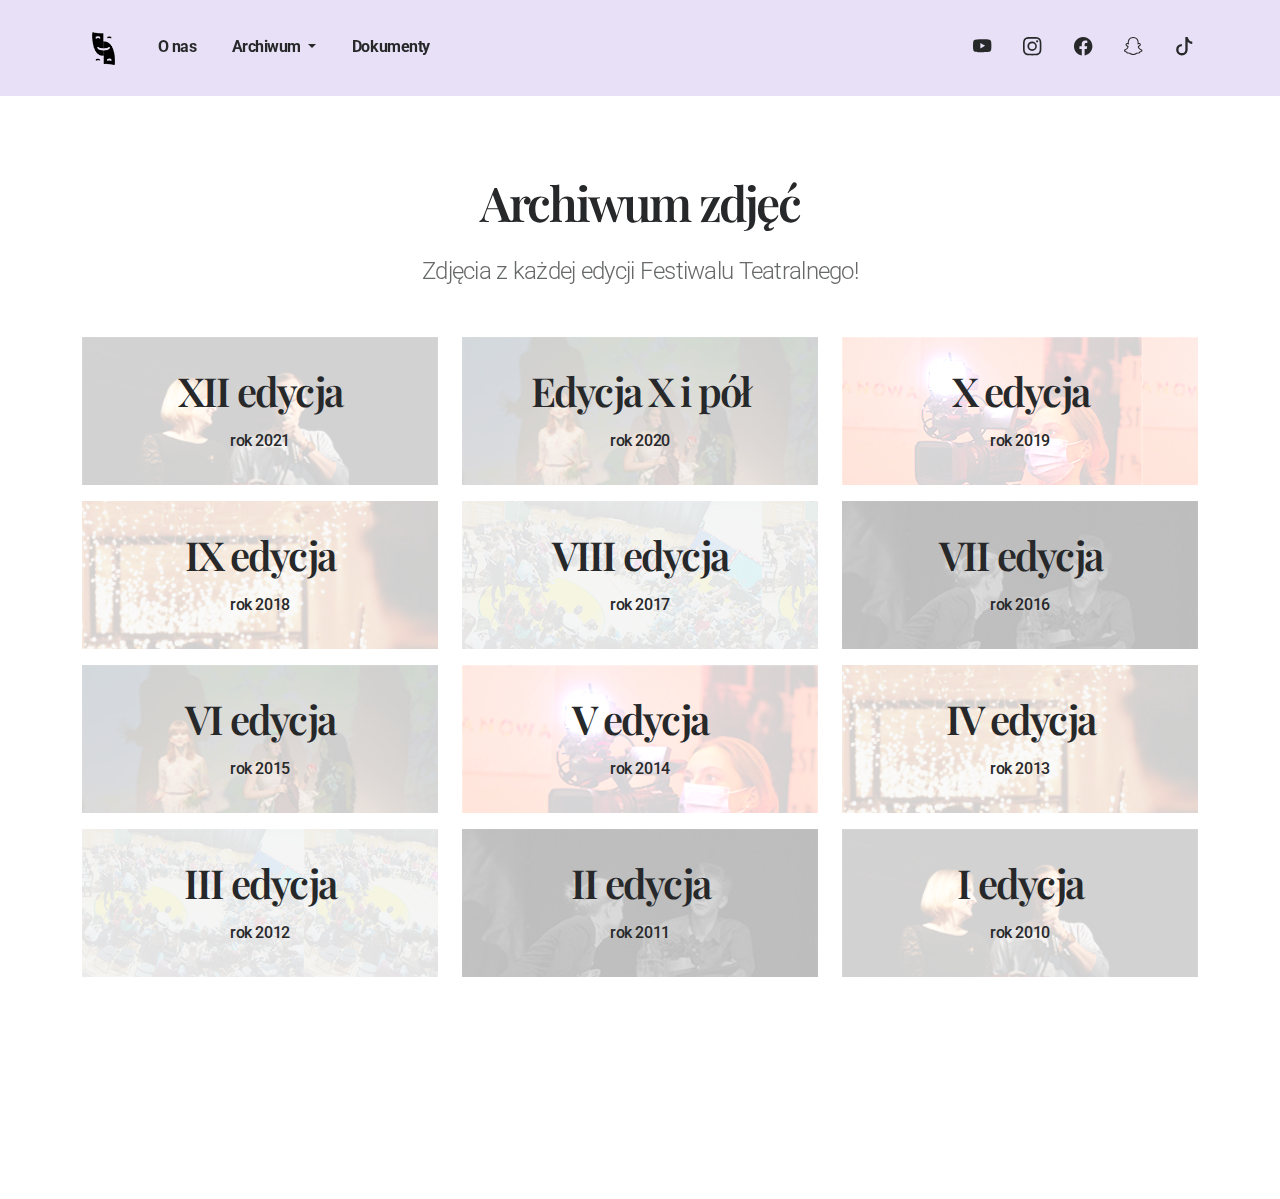
<file: zdjecia.html>
<!DOCTYPE html>
<html lang="en">
	<head>
		<meta charset="utf-8" >
		<title>Festiwal 12 Minut</title>
		<meta name="viewport" content="width=device-width, initial-scale=1">
		<link rel="icon" href="i/mini-logo.png">
		<!-- AOS 3.0.0-beta.6 plugin CSS (Animations) -->
		<link rel="stylesheet" href="https://unpkg.com/aos@next/dist/aos.css" />
		<!-- Google Fonts -->
		<link href="https://fonts.googleapis.com/css2?family=Playfair+Display:wght@100;200;300;400;500;600;700;800;900&amp;family=Roboto:wght@100;200;300;400;500;600;700;800;900&amp;subset=latin&amp;display=swap" rel="stylesheet" id="sf-google-fonts">
		<!-- Startup CSS + Bootstrap CSS (Styles for all blocks) - Remove ".min" if you want to edit a css code -->
		<link href="css/styles.min.css" rel="stylesheet" />
		<!-- jQuery 3.6.0 (uncomment line below if you need jQuery) -->
		<!-- <script src="https://cdnjs.cloudflare.com/ajax/libs/jquery/3.6.0/jquery.min.js"></script> -->
		<!-- Open graph settings (social networks sharing settings) -->
		<!-- Open graph settings end -->
	</head>
<body>

<!-- Navigation 8 -->
<nav class="bg-custom-blank sticky-top py-4 py-lg-7">
	<div class="d-block d-lg-none">
		<div class="container">
			<div class="row align-items-center">
				<div class="col-3" data-aos="fade-down" data-aos-delay="0">
					<a class="btn btn-width-equal-height d-lg-none rounded-circle custom-mobile-nav-btn" data-bs-toggle="offcanvas" data-bs-target="#custom-id-nk0bx5xe">
						<svg width="20" height="20" viewBox="0 0 16 16" fill="none" xmlns="http://www.w3.org/2000/svg" class="fill-light-1">
							<path d="M2.00016 5.33333H14.0002C14.177 5.33333 14.3465 5.2631 14.4716 5.13807C14.5966 5.01305 14.6668 4.84348 14.6668 4.66667C14.6668 4.48986 14.5966 4.32029 14.4716 4.19526C14.3465 4.07024 14.177 4 14.0002 4H2.00016C1.82335 4 1.65378 4.07024 1.52876 4.19526C1.40373 4.32029 1.3335 4.48986 1.3335 4.66667C1.3335 4.84348 1.40373 5.01305 1.52876 5.13807C1.65378 5.2631 1.82335 5.33333 2.00016 5.33333ZM14.0002 10.6667H2.00016C1.82335 10.6667 1.65378 10.7369 1.52876 10.8619C1.40373 10.987 1.3335 11.1565 1.3335 11.3333C1.3335 11.5101 1.40373 11.6797 1.52876 11.8047C1.65378 11.9298 1.82335 12 2.00016 12H14.0002C14.177 12 14.3465 11.9298 14.4716 11.8047C14.5966 11.6797 14.6668 11.5101 14.6668 11.3333C14.6668 11.1565 14.5966 10.987 14.4716 10.8619C14.3465 10.7369 14.177 10.6667 14.0002 10.6667ZM14.0002 7.33333H2.00016C1.82335 7.33333 1.65378 7.40357 1.52876 7.5286C1.40373 7.65362 1.3335 7.82319 1.3335 8C1.3335 8.17681 1.40373 8.34638 1.52876 8.4714C1.65378 8.59643 1.82335 8.66667 2.00016 8.66667H14.0002C14.177 8.66667 14.3465 8.59643 14.4716 8.4714C14.5966 8.34638 14.6668 8.17681 14.6668 8C14.6668 7.82319 14.5966 7.65362 14.4716 7.5286C14.3465 7.40357 14.177 7.33333 14.0002 7.33333Z">
							</path>
						</svg>
					</a>
				</div>
				<div class="col-6 text-center" data-aos="fade-down" data-aos-delay="250">
					<a href="index.html">
						<img src="i/mini-logo-long.png" alt="" class="img-fluid aos-init aos-animate" data-aos="fade-down" data-aos-delay="0">
					</a>
				</div>
				<div class="col-3" data-aos="fade-down" data-aos-delay="500">
				</div>
			</div>
		</div>
	</div>
	<div class="offcanvas offcanvas-start bg-bg-3" id="custom-id-nk0bx5xe" aria-hidden="true">
		<div class="offcanvas-header">
			<h1 class="fw-9 display-4" data-aos="fade-down" data-aos-delay="150">
				<a class="text-dark-1" href="index.html">12 Minut</a>
			</h1>
			<a class="btn btn-sm btn-width-equal-height btn-bg-3" data-bs-dismiss="offcanvas">
				<svg width="24" height="24" viewBox="0 0 16 16" fill="none" xmlns="http://www.w3.org/2000/svg" class="fill-dark-2">
					<path d="M8.9398 8L13.1398 3.80667C13.2653 3.68113 13.3359 3.51087 13.3359 3.33333C13.3359 3.1558 13.2653 2.98554 13.1398 2.86C13.0143 2.73447 12.844 2.66394 12.6665 2.66394C12.4889 2.66394 12.3187 2.73447 12.1931 2.86L7.9998 7.06L3.80646 2.86C3.68093 2.73447 3.51066 2.66394 3.33313 2.66394C3.1556 2.66394 2.98533 2.73447 2.8598 2.86C2.73426 2.98554 2.66374 3.1558 2.66374 3.33333C2.66374 3.51087 2.73426 3.68113 2.8598 3.80667L7.0598 8L2.8598 12.1933C2.79731 12.2553 2.74771 12.329 2.71387 12.4103C2.68002 12.4915 2.6626 12.5787 2.6626 12.6667C2.6626 12.7547 2.68002 12.8418 2.71387 12.9231C2.74771 13.0043 2.79731 13.078 2.8598 13.14C2.92177 13.2025 2.99551 13.2521 3.07675 13.2859C3.15798 13.3198 3.24512 13.3372 3.33313 13.3372C3.42114 13.3372 3.50827 13.3198 3.58951 13.2859C3.67075 13.2521 3.74449 13.2025 3.80646 13.14L7.9998 8.94L12.1931 13.14C12.2551 13.2025 12.3288 13.2521 12.4101 13.2859C12.4913 13.3198 12.5785 13.3372 12.6665 13.3372C12.7545 13.3372 12.8416 13.3198 12.9228 13.2859C13.0041 13.2521 13.0778 13.2025 13.1398 13.14C13.2023 13.078 13.2519 13.0043 13.2857 12.9231C13.3196 12.8418 13.337 12.7547 13.337 12.6667C13.337 12.5787 13.3196 12.4915 13.2857 12.4103C13.2519 12.329 13.2023 12.2553 13.1398 12.1933L8.9398 8Z">
					</path>
				</svg>
			</a>
		</div>
		<div class="offcanvas-body">
			<div>
				<a href="about.html" class="fw-bold text-dark-1 py-2 d-inline-block">
O nas
				</a>
			</div>
			<div>
	<a href="zdjecia.html" class="fw-bold text-dark-1 py-2 d-inline-block">
		Zdjęcia
	</a>
</div>
<div>
	<a href="wywiady.html" class="fw-bold text-dark-1 py-2 d-inline-block">
		Wywiady
	</a>
</div>
			<div>
				<a href="dokumenty.html" class="fw-bold mb-6 text-dark-1 py-2 d-inline-block">
Dokumenty
				</a>
			</div>

			<a href="https://www.youtube.com/@festiwal12minut23" class="text-action-1 " target="_blank">
				<svg width="23" height="23" viewBox="0 0 20 20" fill="none" xmlns="http://www.w3.org/2000/svg" class="fill-dark-1" data-aos="fade-down" data-aos-delay="650">
					<path d="M8.051 1.999h.089c.822.003 4.987.033 6.11.335a2.01 2.01 0 0 1 1.415 1.42c.101.38.172.883.22 1.402l.01.104.022.26.008.104c.065.914.073 1.77.074 1.957v.075c-.001.194-.01 1.108-.082 2.06l-.008.105-.009.104c-.05.572-.124 1.14-.235 1.558a2.007 2.007 0 0 1-1.415 1.42c-1.16.312-5.569.334-6.18.335h-.142c-.309 0-1.587-.006-2.927-.052l-.17-.006-.087-.004-.171-.007-.171-.007c-1.11-.049-2.167-.128-2.654-.26a2.007 2.007 0 0 1-1.415-1.419c-.111-.417-.185-.986-.235-1.558L.09 9.82l-.008-.104A31.4 31.4 0 0 1 0 7.68v-.123c.002-.215.01-.958.064-1.778l.007-.103.003-.052.008-.104.022-.26.01-.104c.048-.519.119-1.023.22-1.402a2.007 2.007 0 0 1 1.415-1.42c.487-.13 1.544-.21 2.654-.26l.17-.007.172-.006.086-.003.171-.007A99.788 99.788 0 0 1 7.858 2h.193zM6.4 5.209v4.818l4.157-2.408L6.4 5.209z"/>
				  </svg>
			</a>
			<a href="https://www.instagram.com/festiwal12minut/" class="text-action-1 ms-6 " target="_blank">
				<svg width="23" height="23" viewBox="0 0 20 20" fill="none" xmlns="http://www.w3.org/2000/svg" class="fill-dark-1" data-aos="fade-down" data-aos-delay="750">
					<path d="M8 0C5.829 0 5.556.01 4.703.048 3.85.088 3.269.222 2.76.42a3.917 3.917 0 0 0-1.417.923A3.927 3.927 0 0 0 .42 2.76C.222 3.268.087 3.85.048 4.7.01 5.555 0 5.827 0 8.001c0 2.172.01 2.444.048 3.297.04.852.174 1.433.372 1.942.205.526.478.972.923 1.417.444.445.89.719 1.416.923.51.198 1.09.333 1.942.372C5.555 15.99 5.827 16 8 16s2.444-.01 3.298-.048c.851-.04 1.434-.174 1.943-.372a3.916 3.916 0 0 0 1.416-.923c.445-.445.718-.891.923-1.417.197-.509.332-1.09.372-1.942C15.99 10.445 16 10.173 16 8s-.01-2.445-.048-3.299c-.04-.851-.175-1.433-.372-1.941a3.926 3.926 0 0 0-.923-1.417A3.911 3.911 0 0 0 13.24.42c-.51-.198-1.092-.333-1.943-.372C10.443.01 10.172 0 7.998 0h.003zm-.717 1.442h.718c2.136 0 2.389.007 3.232.046.78.035 1.204.166 1.486.275.373.145.64.319.92.599.28.28.453.546.598.92.11.281.24.705.275 1.485.039.843.047 1.096.047 3.231s-.008 2.389-.047 3.232c-.035.78-.166 1.203-.275 1.485a2.47 2.47 0 0 1-.599.919c-.28.28-.546.453-.92.598-.28.11-.704.24-1.485.276-.843.038-1.096.047-3.232.047s-2.39-.009-3.233-.047c-.78-.036-1.203-.166-1.485-.276a2.478 2.478 0 0 1-.92-.598 2.48 2.48 0 0 1-.6-.92c-.109-.281-.24-.705-.275-1.485-.038-.843-.046-1.096-.046-3.233 0-2.136.008-2.388.046-3.231.036-.78.166-1.204.276-1.486.145-.373.319-.64.599-.92.28-.28.546-.453.92-.598.282-.11.705-.24 1.485-.276.738-.034 1.024-.044 2.515-.045v.002zm4.988 1.328a.96.96 0 1 0 0 1.92.96.96 0 0 0 0-1.92zm-4.27 1.122a4.109 4.109 0 1 0 0 8.217 4.109 4.109 0 0 0 0-8.217zm0 1.441a2.667 2.667 0 1 1 0 5.334 2.667 2.667 0 0 1 0-5.334z"/>
				</svg>
			</a>
			<a href="https://www.facebook.com/festiwal12minut" class="text-action-1 ms-6 " target="_blank">
				<svg width="23" height="23" viewBox="0 0 20 20" fill="none" xmlns="http://www.w3.org/2000/svg" class="fill-dark-1" data-aos="fade-down" data-aos-delay="850">
					<path d="M16 8.049c0-4.446-3.582-8.05-8-8.05C3.58 0-.002 3.603-.002 8.05c0 4.017 2.926 7.347 6.75 7.951v-5.625h-2.03V8.05H6.75V6.275c0-2.017 1.195-3.131 3.022-3.131.876 0 1.791.157 1.791.157v1.98h-1.009c-.993 0-1.303.621-1.303 1.258v1.51h2.218l-.354 2.326H9.25V16c3.824-.604 6.75-3.934 6.75-7.951z"/>

				</svg>
			</a>
			<a href="https://t.snapchat.com/2BQotqOD" class="text-action-1 ms-6 " target="_blank">
				<svg width="23" height="23" viewBox="0 0 20 20" fill="none" xmlns="http://www.w3.org/2000/svg" class="fill-dark-1" data-aos="fade-down" data-aos-delay="950">
					<path d="M15.943 11.526c-.111-.303-.323-.465-.564-.599a1.416 1.416 0 0 0-.123-.064l-.219-.111c-.752-.399-1.339-.902-1.746-1.498a3.387 3.387 0 0 1-.3-.531c-.034-.1-.032-.156-.008-.207a.338.338 0 0 1 .097-.1c.129-.086.262-.173.352-.231.162-.104.289-.187.371-.245.309-.216.525-.446.66-.702a1.397 1.397 0 0 0 .069-1.16c-.205-.538-.713-.872-1.329-.872a1.829 1.829 0 0 0-.487.065c.006-.368-.002-.757-.035-1.139-.116-1.344-.587-2.048-1.077-2.61a4.294 4.294 0 0 0-1.095-.881C9.764.216 8.92 0 7.999 0c-.92 0-1.76.216-2.505.641-.412.232-.782.53-1.097.883-.49.562-.96 1.267-1.077 2.61-.033.382-.04.772-.036 1.138a1.83 1.83 0 0 0-.487-.065c-.615 0-1.124.335-1.328.873a1.398 1.398 0 0 0 .067 1.161c.136.256.352.486.66.701.082.058.21.14.371.246l.339.221a.38.38 0 0 1 .109.11c.026.053.027.11-.012.217a3.363 3.363 0 0 1-.295.52c-.398.583-.968 1.077-1.696 1.472-.385.204-.786.34-.955.8-.128.348-.044.743.28 1.075.119.125.257.23.409.31a4.43 4.43 0 0 0 1 .4.66.66 0 0 1 .202.09c.118.104.102.26.259.488.079.118.18.22.296.3.33.229.701.243 1.095.258.355.014.758.03 1.217.18.19.064.389.186.618.328.55.338 1.305.802 2.566.802 1.262 0 2.02-.466 2.576-.806.227-.14.424-.26.609-.321.46-.152.863-.168 1.218-.181.393-.015.764-.03 1.095-.258a1.14 1.14 0 0 0 .336-.368c.114-.192.11-.327.217-.42a.625.625 0 0 1 .19-.087 4.446 4.446 0 0 0 1.014-.404c.16-.087.306-.2.429-.336l.004-.005c.304-.325.38-.709.256-1.047Zm-1.121.602c-.684.378-1.139.337-1.493.565-.3.193-.122.61-.34.76-.269.186-1.061-.012-2.085.326-.845.279-1.384 1.082-2.903 1.082-1.519 0-2.045-.801-2.904-1.084-1.022-.338-1.816-.14-2.084-.325-.218-.15-.041-.568-.341-.761-.354-.228-.809-.187-1.492-.563-.436-.24-.189-.39-.044-.46 2.478-1.199 2.873-3.05 2.89-3.188.022-.166.045-.297-.138-.466-.177-.164-.962-.65-1.18-.802-.36-.252-.52-.503-.402-.812.082-.214.281-.295.49-.295a.93.93 0 0 1 .197.022c.396.086.78.285 1.002.338.027.007.054.01.082.011.118 0 .16-.06.152-.195-.026-.433-.087-1.277-.019-2.066.094-1.084.444-1.622.859-2.097.2-.229 1.137-1.22 2.93-1.22 1.792 0 2.732.987 2.931 1.215.416.475.766 1.013.859 2.098.068.788.009 1.632-.019 2.065-.01.142.034.195.152.195a.35.35 0 0 0 .082-.01c.222-.054.607-.253 1.002-.338a.912.912 0 0 1 .197-.023c.21 0 .409.082.49.295.117.309-.04.56-.401.812-.218.152-1.003.638-1.18.802-.184.169-.16.3-.139.466.018.14.413 1.991 2.89 3.189.147.073.394.222-.041.464Z"/>
				</svg>
			</a>
			<a href="https://www.tiktok.com/@festiwal12minut" class="text-action-1 ms-6 " target="_blank">
				<svg width="23" height="23" viewBox="0 0 20 20" fill="none" xmlns="http://www.w3.org/2000/svg" class="fill-dark-1" data-aos="fade-down" data-aos-delay="1100">
					<path d="M9 0h1.98c.144.715.54 1.617 1.235 2.512C12.895 3.389 13.797 4 15 4v2c-1.753 0-3.07-.814-4-1.829V11a5 5 0 1 1-5-5v2a3 3 0 1 0 3 3V0Z"/>
				</svg>
			</a>
		</div>
	</div>
	<div class="d-none d-lg-block">
		<div class="container">
			<div class="row justify-content-between align-items-center">
				<div class="col-8">
					<a href="index.html">
						<img src="i/mini-logo.png" alt="" class="img-fluid me-4" data-aos="fade-down" data-aos-delay="0">
					</a>
					<a href="about.html" class="fw-bold mx-4 text-dark-1" data-aos-delay="150" data-aos="fade-down">
								O nas
					</a>
					<div class="d-inline-block dropdown">
						<a class="fw-bold mx-4 text-dark-1 dropdown-toggle" id="custom-id-yvnry76o" data-bs-toggle="dropdown" data-bs-display="static" aria-expanded="false" type="button" data-aos="fade-down" data-aos-delay="250">
									Archiwum
						</a>
						<ul class="dropdown-menu" aria-labelledby="custom-id-yvnry76o">
							<li>
								<a class="dropdown-item" href="zdjecia.html">
									Zdjęcia
								</a>
							</li>
							<li>
								<a class="dropdown-item disabled" href="transmisje.html" tabindex="-1" aria-disabled="true">
									Transmisje (wkrótce)
								</a>
							</li>
							<li>
								<a class="dropdown-item" href="wywiady.html">
									Wywiady
								</a>
							</li>
						</ul>
					</div>
					<a href="dokumenty.html" class="fw-bold mx-4 text-dark-1" data-aos="fade-down" data-aos-delay="400">
								Dokumenty
					</a>
				</div>
				<div class="col-4 text-end">
					<a href="https://www.youtube.com/@festiwal12minut23" class="text-action-1 " target="_blank">
						<svg width="23" height="23" viewBox="0 0 20 20" fill="none" xmlns="http://www.w3.org/2000/svg" class="fill-dark-1" data-aos="fade-down" data-aos-delay="650">
							<path d="M8.051 1.999h.089c.822.003 4.987.033 6.11.335a2.01 2.01 0 0 1 1.415 1.42c.101.38.172.883.22 1.402l.01.104.022.26.008.104c.065.914.073 1.77.074 1.957v.075c-.001.194-.01 1.108-.082 2.06l-.008.105-.009.104c-.05.572-.124 1.14-.235 1.558a2.007 2.007 0 0 1-1.415 1.42c-1.16.312-5.569.334-6.18.335h-.142c-.309 0-1.587-.006-2.927-.052l-.17-.006-.087-.004-.171-.007-.171-.007c-1.11-.049-2.167-.128-2.654-.26a2.007 2.007 0 0 1-1.415-1.419c-.111-.417-.185-.986-.235-1.558L.09 9.82l-.008-.104A31.4 31.4 0 0 1 0 7.68v-.123c.002-.215.01-.958.064-1.778l.007-.103.003-.052.008-.104.022-.26.01-.104c.048-.519.119-1.023.22-1.402a2.007 2.007 0 0 1 1.415-1.42c.487-.13 1.544-.21 2.654-.26l.17-.007.172-.006.086-.003.171-.007A99.788 99.788 0 0 1 7.858 2h.193zM6.4 5.209v4.818l4.157-2.408L6.4 5.209z"/>
						  </svg>
					</a>
					<a href="https://www.instagram.com/festiwal12minut/" class="text-action-1 ms-6 " target="_blank">
						<svg width="23" height="23" viewBox="0 0 20 20" fill="none" xmlns="http://www.w3.org/2000/svg" class="fill-dark-1" data-aos="fade-down" data-aos-delay="750">
							<path d="M8 0C5.829 0 5.556.01 4.703.048 3.85.088 3.269.222 2.76.42a3.917 3.917 0 0 0-1.417.923A3.927 3.927 0 0 0 .42 2.76C.222 3.268.087 3.85.048 4.7.01 5.555 0 5.827 0 8.001c0 2.172.01 2.444.048 3.297.04.852.174 1.433.372 1.942.205.526.478.972.923 1.417.444.445.89.719 1.416.923.51.198 1.09.333 1.942.372C5.555 15.99 5.827 16 8 16s2.444-.01 3.298-.048c.851-.04 1.434-.174 1.943-.372a3.916 3.916 0 0 0 1.416-.923c.445-.445.718-.891.923-1.417.197-.509.332-1.09.372-1.942C15.99 10.445 16 10.173 16 8s-.01-2.445-.048-3.299c-.04-.851-.175-1.433-.372-1.941a3.926 3.926 0 0 0-.923-1.417A3.911 3.911 0 0 0 13.24.42c-.51-.198-1.092-.333-1.943-.372C10.443.01 10.172 0 7.998 0h.003zm-.717 1.442h.718c2.136 0 2.389.007 3.232.046.78.035 1.204.166 1.486.275.373.145.64.319.92.599.28.28.453.546.598.92.11.281.24.705.275 1.485.039.843.047 1.096.047 3.231s-.008 2.389-.047 3.232c-.035.78-.166 1.203-.275 1.485a2.47 2.47 0 0 1-.599.919c-.28.28-.546.453-.92.598-.28.11-.704.24-1.485.276-.843.038-1.096.047-3.232.047s-2.39-.009-3.233-.047c-.78-.036-1.203-.166-1.485-.276a2.478 2.478 0 0 1-.92-.598 2.48 2.48 0 0 1-.6-.92c-.109-.281-.24-.705-.275-1.485-.038-.843-.046-1.096-.046-3.233 0-2.136.008-2.388.046-3.231.036-.78.166-1.204.276-1.486.145-.373.319-.64.599-.92.28-.28.546-.453.92-.598.282-.11.705-.24 1.485-.276.738-.034 1.024-.044 2.515-.045v.002zm4.988 1.328a.96.96 0 1 0 0 1.92.96.96 0 0 0 0-1.92zm-4.27 1.122a4.109 4.109 0 1 0 0 8.217 4.109 4.109 0 0 0 0-8.217zm0 1.441a2.667 2.667 0 1 1 0 5.334 2.667 2.667 0 0 1 0-5.334z"/>
						</svg>
					</a>
					<a href="https://www.facebook.com/festiwal12minut" class="text-action-1 ms-6 " target="_blank">
						<svg width="23" height="23" viewBox="0 0 20 20" fill="none" xmlns="http://www.w3.org/2000/svg" class="fill-dark-1" data-aos="fade-down" data-aos-delay="850">
							<path d="M16 8.049c0-4.446-3.582-8.05-8-8.05C3.58 0-.002 3.603-.002 8.05c0 4.017 2.926 7.347 6.75 7.951v-5.625h-2.03V8.05H6.75V6.275c0-2.017 1.195-3.131 3.022-3.131.876 0 1.791.157 1.791.157v1.98h-1.009c-.993 0-1.303.621-1.303 1.258v1.51h2.218l-.354 2.326H9.25V16c3.824-.604 6.75-3.934 6.75-7.951z"/>

						</svg>
					</a>
					<a href="https://t.snapchat.com/2BQotqOD" class="text-action-1 ms-6 " target="_blank">
						<svg width="23" height="23" viewBox="0 0 20 20" fill="none" xmlns="http://www.w3.org/2000/svg" class="fill-dark-1" data-aos="fade-down" data-aos-delay="950">
							<path d="M15.943 11.526c-.111-.303-.323-.465-.564-.599a1.416 1.416 0 0 0-.123-.064l-.219-.111c-.752-.399-1.339-.902-1.746-1.498a3.387 3.387 0 0 1-.3-.531c-.034-.1-.032-.156-.008-.207a.338.338 0 0 1 .097-.1c.129-.086.262-.173.352-.231.162-.104.289-.187.371-.245.309-.216.525-.446.66-.702a1.397 1.397 0 0 0 .069-1.16c-.205-.538-.713-.872-1.329-.872a1.829 1.829 0 0 0-.487.065c.006-.368-.002-.757-.035-1.139-.116-1.344-.587-2.048-1.077-2.61a4.294 4.294 0 0 0-1.095-.881C9.764.216 8.92 0 7.999 0c-.92 0-1.76.216-2.505.641-.412.232-.782.53-1.097.883-.49.562-.96 1.267-1.077 2.61-.033.382-.04.772-.036 1.138a1.83 1.83 0 0 0-.487-.065c-.615 0-1.124.335-1.328.873a1.398 1.398 0 0 0 .067 1.161c.136.256.352.486.66.701.082.058.21.14.371.246l.339.221a.38.38 0 0 1 .109.11c.026.053.027.11-.012.217a3.363 3.363 0 0 1-.295.52c-.398.583-.968 1.077-1.696 1.472-.385.204-.786.34-.955.8-.128.348-.044.743.28 1.075.119.125.257.23.409.31a4.43 4.43 0 0 0 1 .4.66.66 0 0 1 .202.09c.118.104.102.26.259.488.079.118.18.22.296.3.33.229.701.243 1.095.258.355.014.758.03 1.217.18.19.064.389.186.618.328.55.338 1.305.802 2.566.802 1.262 0 2.02-.466 2.576-.806.227-.14.424-.26.609-.321.46-.152.863-.168 1.218-.181.393-.015.764-.03 1.095-.258a1.14 1.14 0 0 0 .336-.368c.114-.192.11-.327.217-.42a.625.625 0 0 1 .19-.087 4.446 4.446 0 0 0 1.014-.404c.16-.087.306-.2.429-.336l.004-.005c.304-.325.38-.709.256-1.047Zm-1.121.602c-.684.378-1.139.337-1.493.565-.3.193-.122.61-.34.76-.269.186-1.061-.012-2.085.326-.845.279-1.384 1.082-2.903 1.082-1.519 0-2.045-.801-2.904-1.084-1.022-.338-1.816-.14-2.084-.325-.218-.15-.041-.568-.341-.761-.354-.228-.809-.187-1.492-.563-.436-.24-.189-.39-.044-.46 2.478-1.199 2.873-3.05 2.89-3.188.022-.166.045-.297-.138-.466-.177-.164-.962-.65-1.18-.802-.36-.252-.52-.503-.402-.812.082-.214.281-.295.49-.295a.93.93 0 0 1 .197.022c.396.086.78.285 1.002.338.027.007.054.01.082.011.118 0 .16-.06.152-.195-.026-.433-.087-1.277-.019-2.066.094-1.084.444-1.622.859-2.097.2-.229 1.137-1.22 2.93-1.22 1.792 0 2.732.987 2.931 1.215.416.475.766 1.013.859 2.098.068.788.009 1.632-.019 2.065-.01.142.034.195.152.195a.35.35 0 0 0 .082-.01c.222-.054.607-.253 1.002-.338a.912.912 0 0 1 .197-.023c.21 0 .409.082.49.295.117.309-.04.56-.401.812-.218.152-1.003.638-1.18.802-.184.169-.16.3-.139.466.018.14.413 1.991 2.89 3.189.147.073.394.222-.041.464Z"/>
						</svg>
					</a>
					<a href="https://www.tiktok.com/@festiwal12minut" class="text-action-1 ms-6 " target="_blank">
						<svg width="23" height="23" viewBox="0 0 20 20" fill="none" xmlns="http://www.w3.org/2000/svg" class="fill-dark-1" data-aos="fade-down" data-aos-delay="1100">
							<path d="M9 0h1.98c.144.715.54 1.617 1.235 2.512C12.895 3.389 13.797 4 15 4v2c-1.753 0-3.07-.814-4-1.829V11a5 5 0 1 1-5-5v2a3 3 0 1 0 3 3V0Z"/>
						</svg>
					</a>
				</div>
			</div>
		</div>
	</div>
</nav>
<!-- Content 12 -->
<section class="py-10 py-lg-20 text-center bg-bg-3">
	<h2 class="display-5 mb-6" data-aos="fade-down" data-aos-delay="150">
				Archiwum zdjęć
	</h2>
	<p class="remove-br-md mb-12 fw-3 fs-1" data-aos="fade-down" data-aos-delay="250">
				Zdjęcia z każdej edycji Festiwalu Teatralnego!
	</p>
	<div class="container">
		<div class="row">
			<a href="https://drive.google.com/drive/folders/1aLpw2m_lFk22kFE8T-gFPTFkJjRvsw_n?usp=share_link" target="_blank" class="mb-8 mb-lg-0 col-lg-4 d-flex" data-aos="fade-down" data-aos-delay="100">
				<div class="w-100 px-4 bg-bg-2 py-8 mb-4 bg-size-cover" data-bg-src="i/int-bg.png">
					<h2 class="mb-4 fw-6 display-6">
								XII edycja
					</h2>
					<p class="mb-0 remove-br-lg text-dark-1 fw-5">
								rok 2021
					</p>
				</div>
			</a>
			<a href="https://drive.google.com/drive/folders/1sg33CEiYDk7HD5qpW_emEm4Kyib2n7FL?usp=share_link" target="_blank"  class="mb-8 mb-lg-0 col-lg-4 d-flex" data-aos="fade-down" data-aos-delay="100">
				<div class="w-100 px-4 bg-bg-2 py-8 mb-4 bg-size-cover" data-bg-src="i/live-bg.png">
					<h2 class="mb-4 display-6 fw-6">
								Edycja X i pół 
					</h2>
					<p class="mb-0 remove-br-lg fw-5 text-dark-1">
								rok 2020
					</p>
				</div>
			</a>
			<a href="https://drive.google.com/drive/folders/1YRhW4I_8eJlNXGlGc2qjEthpPihmXF_k?usp=share_link" target="_blank"  class="mb-8 mb-lg-0 col-lg-4 d-flex" data-aos="fade-down" data-aos-delay="100">
				<div class="w-100 px-4 bg-bg-2 py-8 mb-4" data-bg-src="i/photos-bg.png">
					<h2 class="mb-4 display-6 fw-6">
								X edycja
					</h2>
					<p class="mb-0 remove-br-lg text-dark-1 fw-5">
								rok 2019
					</p>
				</div>
			</a>
			<a href="https://drive.google.com/drive/folders/1HNFzGsOKFh3KzzP1IctfE-FwJj2Eff-H?usp=share_link" target="_blank"  class="mb-8 mb-lg-0 col-lg-4 d-flex" data-aos="fade-down" data-aos-delay="200">
				<div class="w-100 px-4 py-8 mb-4 bg-size-cover" data-bg-src="i/background-about.png">
					<h2 class="mb-4 display-6 fw-6">
								IX edycja
					</h2>
					<p class="mb-0 remove-br-lg text-dark-1 fw-5">
								rok 2018
					</p>
				</div>
			</a>
			<a href="https://drive.google.com/drive/folders/1kLA3I3yKptLqts5EUE4E_QARMimttK62?usp=share_link" target="_blank"  class="mb-8 mb-lg-0 col-lg-4 d-flex" data-aos="fade-down" data-aos-delay="200">
				<div class="w-100 px-4 bg-bg-2 py-8 mb-4" data-bg-src="i/2017.png">
					<h2 class="mb-4 display-6 fw-6">
								VIII edycja
					</h2>
					<p class="mb-0 remove-br-lg text-dark-1 fw-5">
								rok 2017
					</p>
				</div>
			</a>
			<a href="https://drive.google.com/drive/folders/1kpAKREAQx51R9Lb7XBVTzEyUZR6MB5By?usp=share_link" target="_blank"  class="mb-8 mb-lg-0 col-lg-4 d-flex" data-aos="fade-down" data-aos-delay="200">
				<div class="w-100 px-4 bg-bg-2 py-8 mb-4 bg-size-cover" data-bg-src="i/2016.png">
					<h2 class="mb-4 display-6 fw-6">
								VII edycja
					</h2>
					<p class="mb-0 remove-br-lg text-dark-1 fw-5">
								rok 2016
					</p>
				</div>
			</a>
			<a href="https://drive.google.com/drive/folders/12_6UonYDQclsmzS2p91l-Iv2IdmdokZg?usp=share_link" target="_blank"  class="mb-8 mb-lg-0 col-lg-4 d-flex" data-aos="fade-down" data-aos-delay="300">
				<div class="w-100 px-4 bg-bg-2 py-8 mb-4 bg-size-cover" data-bg-src="i/live-bg.png">
					<h2 class="mb-4 display-6 fw-6">
								VI edycja
					</h2>
					<p class="mb-0 remove-br-lg text-dark-1 fw-5">
								rok 2015
					</p>
				</div>
			</a>
			<a href="https://drive.google.com/drive/folders/1otTNtKHwXkWMDyv4pc30_2NSLEG0nQyb?usp=share_link" target="_blank"  class="mb-8 mb-lg-0 col-lg-4 d-flex" data-aos="fade-down" data-aos-delay="300">
				<div class="w-100 px-4 bg-bg-2 py-8 mb-4 bg-size-cover" data-bg-src="i/photos-bg.png">
					<h2 class="mb-4 display-6 fw-6">
								V edycja
					</h2>
					<p class="mb-0 remove-br-lg text-dark-1 fw-5">
								rok 2014
					</p>
				</div>
			</a>
			<a href="https://drive.google.com/drive/folders/1BQk3wIxLwSpkcuWZoL44seW15yjqtxJn?usp=share_link" target="_blank"  class="mb-8 mb-lg-0 col-lg-4 d-flex" data-aos="fade-down" data-aos-delay="300">
				<div class="w-100 px-4 bg-bg-2 py-8 mb-4 bg-size-cover" data-bg-src="i/background-about.png">
					<h2 class="mb-4 display-6 fw-6">
								IV edycja
					</h2>
					<p class="mb-0 remove-br-lg text-dark-1 fw-5">
								rok 2013
					</p>
				</div>
			</a>
			<a href="https://drive.google.com/drive/folders/1FDMyAkymy9uRrOkpZcWlUpfLkU5KlE8r?usp=share_link" target="_blank"  class="mb-8 mb-lg-0 col-lg-4 d-flex" data-aos="fade-down" data-aos-delay="450">
				<div class="w-100 px-4 bg-bg-2 py-8 mb-4 bg-size-contain" data-bg-src="i/2017.png">
					<h2 class="mb-4 display-6 fw-6">
								III edycja
					</h2>
					<p class="mb-0 remove-br-lg text-dark-1 fw-5">
								rok 2012
					</p>
				</div>
			</a>
			<a href="https://drive.google.com/drive/folders/1TnLF7IEm7_L43qdCrDvr3qM0l1kMcH5T?usp=share_link" target="_blank"  class="mb-8 mb-lg-0 col-lg-4 d-flex" data-aos="fade-down" data-aos-delay="450">
				<div class="w-100 px-4 bg-bg-2 py-8 mb-4 bg-size-cover" data-bg-src="i/2016.png">
					<h2 class="mb-4 display-6 fw-6">
								II edycja
					</h2>
					<p class="mb-0 remove-br-lg text-dark-1 fw-5">
								rok 2011
					</p>
				</div>
			</a>
			<a href="https://drive.google.com/drive/folders/14jsjHZfhulb0hRZu7IEUhIqZZY5x4FTG?usp=share_link" target="_blank"  class="mb-8 mb-lg-0 col-lg-4 d-flex" data-aos="fade-down" data-aos-delay="450">
				<div class="w-100 px-4 bg-bg-2 py-8 mb-4 bg-size-cover" data-bg-src="i/int-bg.png">
					<h2 class="mb-4 display-6 fw-6">
								I edycja
					</h2>
					<p class="mb-0 remove-br-lg text-dark-1 fw-5">
								rok 2010
					</p>
				</div>
			</a>
		</div>
	</div>
</section>
<!-- Footer 4 -->
	<footer class="bg-bg-3 pb-md-8 pt-md-10 py-8 text-center">
		<div class="container">
			<div class="mb-8 border-bottom border-dark-3" data-aos="fade-down" data-aos-delay="400">
			</div>
			<p class="fs-5 mb-0" data-aos="fade-down" data-aos-delay="500">
						Festiwal Małych Form Teatralnych „12 Minut”
			</p>
		</div>
	</footer>


		<script>
			var width = document.getElementById('publ-card').clientHeight;
			
			if (window.addEventListener) {  // all browsers except IE before version 9
			window.addEventListener ("resize", onResizeEvent, true);
			} else {
			if (window.attachEvent) {   // IE before version 9
				window.attachEvent("onresize", onResizeEvent);
			}
			}
    
			function onResizeEvent() {
			newWidth = document.getElementById('publ-card').clientHeight;;
			if(newWidth != width){
				width = newWidth;
				width+=100;
				document.getElementById('carousel-publ').style.height = width+"px";
				// alert(newWidth);
			}
			}


		</script>
		<!-- Bootstrap JS -->
		<script src="https://cdn.jsdelivr.net/npm/bootstrap@5.1.2/dist/js/bootstrap.bundle.min.js"></script>

		<!-- AOS 3.0.0-beta.6 plugin JS (Animations) -->
		<script src="https://unpkg.com/aos@next/dist/aos.js"></script>
		
		<!-- Startup JS (Custom js for all blocks) - Remove ".min" if you want to edit a JS code -->
		<script src="js/scripts.min.js"></script>

	</body>
</html>
</file>
<file: css/styles.min.css>
﻿:root {
    --bs-: #300c78;
    --bs-custom-light: #dacaf6;
    --bs-custom-dark: #7b39ee;
    --bs-custom-blank: #e8e0f6;
    --bs-blue: #3C7EFF;
    --bs-indigo: #6610F2;
    --bs-purple: #B822FF;
    --bs-pink: #D63384;
    --bs-red: #DC3545;
    --bs-orange: #FD7E14;
    --bs-yellow: #FFA722;
    --bs-green: #8BD74E;
    --bs-teal: #20c997;
    --bs-cyan: #0dcaf0;
    --bs-white: #ffffff;
    --bs-gray: rgba(255, 255, 255, 0.7);
    --bs-gray-dark: rgba(39, 40, 42, 0.7);
    --bs-gray-100: #f8f9fa;
    --bs-gray-200: #e9ecef;
    --bs-gray-300: #dee2e6;
    --bs-gray-400: #ced4da;
    --bs-gray-500: #adb5bd;
    --bs-gray-600: #6c757d;
    --bs-gray-700: #495057;
    --bs-gray-800: #343a40;
    --bs-gray-900: #212529;
    --bs-action-1: #3C7EFF;
    --bs-action-2: #6610F2;
    --bs-action-3: #B822FF;
    --bs-action-4: #D63384;
    --bs-action-5: #DC3545;
    --bs-action-6: #FD7E14;
    --bs-action-7: #FFA722;
    --bs-action-8: #8BD74E;
    --bs-dark-1: #27282A;
    --bs-dark-2: rgba(39, 40, 42, 0.7);
    --bs-dark-3: rgba(39, 40, 42, 0.3);
    --bs-light-1: #ffffff;
    --bs-light-2: rgba(255, 255, 255, 0.7);
    --bs-light-3: rgba(255, 255, 255, 0.45);
    --bs-bg-1: #000000;
    --bs-bg-2: #F5F5F5;
    --bs-bg-3: #ffffff;
    --bs-action-1-rgb: 60, 126, 255;
    --bs-action-2-rgb: 102, 16, 242;
    --bs-action-3-rgb: 184, 34, 255;
    --bs-action-4-rgb: 214, 51, 132;
    --bs-action-5-rgb: 220, 53, 69;
    --bs-action-6-rgb: 253, 126, 20;
    --bs-action-7-rgb: 255, 167, 34;
    --bs-action-8-rgb: 139, 215, 78;
    --bs-dark-1-rgb: 39, 40, 42;
    --bs-dark-2-rgb: 39, 40, 42;
    --bs-dark-3-rgb: 39, 40, 42;
    --bs-light-1-rgb: 255, 255, 255;
    --bs-light-2-rgb: 255, 255, 255;
    --bs-light-3-rgb: 255, 255, 255;
    --bs-bg-1-rgb: 0, 0, 0;
    --bs-bg-2-rgb: 245, 245, 245;
    --bs-bg-3-rgb: 255, 255, 255;
    --bs-white-rgb: 255, 255, 255;
    --bs-black-rgb: 39, 40, 42;
    --bs-body-color-rgb: 39, 40, 42;
    --bs-body-bg-rgb: 255, 255, 255;
    --bs-font-sans-serif: "Roboto", system-ui, -apple-system, "Segoe UI", Roboto, "Helvetica Neue", Arial, "Noto Sans", "Liberation Sans", sans-serif, "Apple Color Emoji", "Segoe UI Emoji", "Segoe UI Symbol", "Noto Color Emoji";
    --bs-font-monospace: SFMono-Regular, Menlo, Monaco, Consolas, "Liberation Mono", "Courier New", monospace;
    --bs-gradient: linear-gradient(180deg, rgba(255, 255, 255, 0.15), rgba(255, 255, 255, 0));
    --bs-body-font-family: var(--bs-font-sans-serif);
    --bs-body-font-size: 1rem;
    --bs-body-font-weight: 400;
    --bs-body-line-height: 1.5;
    --bs-body-color: rgba(39, 40, 42, 0.7);
    --bs-body-bg: #ffffff
}

*,
*::before,
*::after {
    box-sizing: border-box
}

@media(prefers-reduced-motion: no-preference) {
    :root {
        scroll-behavior: smooth
    }
}

body {
    margin: 0;
    font-family: var(--bs-body-font-family);
    font-size: var(--bs-body-font-size);
    font-weight: var(--bs-body-font-weight);
    line-height: var(--bs-body-line-height);
    color: var(--bs-body-color);
    text-align: var(--bs-body-text-align);
    background-color: var(--bs-body-bg);
    -webkit-text-size-adjust: 100%;
    -webkit-tap-highlight-color: rgba(39, 40, 42, 0)
}

hr {
    margin: 1rem 0;
    color: inherit;
    background-color: currentColor;
    border: 0;
    opacity: .25
}

hr:not([size]) {
    height: 1px
}

h6,
.h6,
h5,
.h5,
h4,
.h4,
h3,
.h3,
h2,
.h2,
h1,
.h1 {
    margin-top: 0;
    margin-bottom: 0;
    font-family: Playfair Display;
    font-weight: 700;
    line-height: 1.25;
    color: #27282a
}

h1,
.h1 {
    font-size: calc(1.35rem + 1.2vw)
}

@media(min-width: 1200px) {

    h1,
    .h1 {
        font-size: 2.25rem
    }
}

h2,
.h2 {
    font-size: calc(1.325rem + .9vw)
}

@media(min-width: 1200px) {

    h2,
    .h2 {
        font-size: 2rem
    }
}

h3,
.h3 {
    font-size: calc(1.3rem + .6vw)
}

@media(min-width: 1200px) {

    h3,
    .h3 {
        font-size: 1.75rem
    }
}

h4,
.h4 {
    font-size: calc(1.275rem + .3vw)
}

@media(min-width: 1200px) {

    h4,
    .h4 {
        font-size: 1.5rem
    }
}

h5,
.h5 {
    font-size: 1.25rem
}

h6,
.h6 {
    font-size: 1rem
}

p {
    margin-top: 0;
    margin-bottom: 1rem
}

abbr[title],
abbr[data-bs-original-title] {
    text-decoration: underline dotted;
    cursor: help;
    text-decoration-skip-ink: none
}

address {
    margin-bottom: 1rem;
    font-style: normal;
    line-height: inherit
}

ol,
ul {
    padding-left: 2rem
}

ol,
ul,
dl {
    margin-top: 0;
    margin-bottom: 1rem
}

ol ol,
ul ul,
ol ul,
ul ol {
    margin-bottom: 0
}

dt {
    font-weight: 700
}

dd {
    margin-bottom: .5rem;
    margin-left: 0
}

blockquote {
    margin: 0 0 1rem
}

b,
strong {
    font-weight: bolder
}

small,
.small {
    font-size: .875em
}

mark,
.mark {
    padding: .2em;
    background-color: #fcf8e3
}

sub,
sup {
    position: relative;
    font-size: .75em;
    line-height: 0;
    vertical-align: baseline
}

sub {
    bottom: -0.25em
}

sup {
    top: -0.5em
}

a {
    color: #3c7eff;
    text-decoration: none
}

a:hover {
    color: #3065cc;
    text-decoration: none
}

a:not([href]):not([class]),
a:not([href]):not([class]):hover {
    color: inherit;
    text-decoration: none
}

pre,
code,
kbd,
samp {
    font-family: var(--bs-font-monospace);
    font-size: 1em;
    direction: ltr;
    unicode-bidi: bidi-override
}

pre {
    display: block;
    margin-top: 0;
    margin-bottom: 1rem;
    overflow: auto;
    font-size: .875em
}

pre code {
    font-size: inherit;
    color: inherit;
    word-break: normal
}

code {
    font-size: .875em;
    color: #d63384;
    word-wrap: break-word
}

a>code {
    color: inherit
}

kbd {
    padding: .2rem .4rem;
    font-size: .875em;
    color: #fff;
    background-color: #212529;
    border-radius: .3125rem
}

kbd kbd {
    padding: 0;
    font-size: 1em;
    font-weight: 700
}

figure {
    margin: 0 0 1rem
}

img,
svg {
    vertical-align: middle
}

table {
    caption-side: bottom;
    border-collapse: collapse
}

caption {
    padding-top: .5rem;
    padding-bottom: .5rem;
    color: #6c757d;
    text-align: left
}

th {
    text-align: inherit;
    text-align: -webkit-match-parent
}

thead,
tbody,
tfoot,
tr,
td,
th {
    border-color: inherit;
    border-style: solid;
    border-width: 0
}

label {
    display: inline-block
}

button {
    border-radius: 0
}

button:focus:not(:focus-visible) {
    outline: 0
}

input,
button,
select,
optgroup,
textarea {
    margin: 0;
    font-family: inherit;
    font-size: inherit;
    line-height: inherit
}

button,
select {
    text-transform: none
}

[role=button] {
    cursor: pointer
}

select {
    word-wrap: normal
}

select:disabled {
    opacity: 1
}

[list]::-webkit-calendar-picker-indicator {
    display: none
}

button,
[type=button],
[type=reset],
[type=submit] {
    -webkit-appearance: button
}

button:not(:disabled),
[type=button]:not(:disabled),
[type=reset]:not(:disabled),
[type=submit]:not(:disabled) {
    cursor: pointer
}

::-moz-focus-inner {
    padding: 0;
    border-style: none
}

textarea {
    resize: vertical
}

fieldset {
    min-width: 0;
    padding: 0;
    margin: 0;
    border: 0
}

legend {
    float: left;
    width: 100%;
    padding: 0;
    margin-bottom: .5rem;
    font-size: calc(1.275rem + .3vw);
    line-height: inherit
}

@media(min-width: 1200px) {
    legend {
        font-size: 1.5rem
    }
}

legend+* {
    clear: left
}

::-webkit-datetime-edit-fields-wrapper,
::-webkit-datetime-edit-text,
::-webkit-datetime-edit-minute,
::-webkit-datetime-edit-hour-field,
::-webkit-datetime-edit-day-field,
::-webkit-datetime-edit-month-field,
::-webkit-datetime-edit-year-field {
    padding: 0
}

::-webkit-inner-spin-button {
    height: auto
}

[type=search] {
    outline-offset: -2px;
    -webkit-appearance: textfield
}

::-webkit-search-decoration {
    -webkit-appearance: none
}

::-webkit-color-swatch-wrapper {
    padding: 0
}

::file-selector-button {
    font: inherit
}

::-webkit-file-upload-button {
    font: inherit;
    -webkit-appearance: button
}

output {
    display: inline-block
}

iframe {
    border: 0
}

summary {
    display: list-item;
    cursor: pointer
}

progress {
    vertical-align: baseline
}

[hidden] {
    display: none !important
}

.lead {
    font-size: 1.25rem;
    font-weight: 300
}

.display-1 {
    font-size: calc(1.675rem + 5.1vw);
    font-weight: 600;
    line-height: 1.1
}

@media(min-width: 1200px) {
    .display-1 {
        font-size: 5.5rem
    }
}

.display-2 {
    font-size: calc(1.625rem + 4.5vw);
    font-weight: 600;
    line-height: 1.1
}

@media(min-width: 1200px) {
    .display-2 {
        font-size: 5rem
    }
}

.display-3 {
    font-size: calc(1.575rem + 3.9vw);
    font-weight: 600;
    line-height: 1.1
}

@media(min-width: 1200px) {
    .display-3 {
        font-size: 4.5rem
    }
}

.display-4 {
    font-size: calc(1.5rem + 3vw);
    font-weight: 600;
    line-height: 1.1
}

@media(min-width: 1200px) {
    .display-4 {
        font-size: 3.75rem
    }
}

.display-5 {
    font-size: calc(1.425rem + 2.1vw);
    font-weight: 600;
    line-height: 1.1
}

@media(min-width: 1200px) {
    .display-5 {
        font-size: 3rem
    }
}

.display-6 {
    font-size: calc(1.375rem + 1.5vw);
    font-weight: 600;
    line-height: 1.1
}

@media(min-width: 1200px) {
    .display-6 {
        font-size: 2.5rem
    }
}

.list-unstyled {
    padding-left: 0;
    list-style: none
}

.list-inline {
    padding-left: 0;
    list-style: none
}

.list-inline-item {
    display: inline-block
}

.list-inline-item:not(:last-child) {
    margin-right: .5rem
}

.initialism {
    font-size: .875em;
    text-transform: uppercase
}

.blockquote {
    margin-bottom: 1rem;
    font-size: 1.25rem
}

.blockquote>:last-child {
    margin-bottom: 0
}

.blockquote-footer {
    margin-top: -1rem;
    margin-bottom: 1rem;
    font-size: .875em;
    color: #6c757d
}

.blockquote-footer::before {
    content: "— "
}

.img-fluid {
    max-width: 100%;
    height: auto
}

.img-thumbnail {
    padding: .25rem;
    background-color: #fff;
    border: 1px solid #dee2e6;
    border-radius: .625rem;
    max-width: 100%;
    height: auto
}

.figure {
    display: inline-block
}

.figure-img {
    margin-bottom: .5rem;
    line-height: 1
}

.figure-caption {
    font-size: .875em;
    color: #6c757d
}

.container,
.container-fluid,
.container-xxl,
.container-xl,
.container-lg,
.container-md,
.container-sm {
    width: 100%;
    padding-right: var(--bs-gutter-x, 0.75rem);
    padding-left: var(--bs-gutter-x, 0.75rem);
    margin-right: auto;
    margin-left: auto
}

@media(min-width: 576px) {

    .container-sm,
    .container {
        max-width: 540px
    }
}

@media(min-width: 768px) {

    .container-md,
    .container-sm,
    .container {
        max-width: 720px
    }
}

@media(min-width: 992px) {

    .container-lg,
    .container-md,
    .container-sm,
    .container {
        max-width: 960px
    }
}

@media(min-width: 1200px) {

    .container-xl,
    .container-lg,
    .container-md,
    .container-sm,
    .container {
        max-width: 1140px
    }
}

@media(min-width: 1400px) {

    .container-xxl,
    .container-xl,
    .container-lg,
    .container-md,
    .container-sm,
    .container {
        max-width: 1320px
    }
}

.row {
    --bs-gutter-x: 1.5rem;
    --bs-gutter-y: 0;
    display: flex;
    flex-wrap: wrap;
    margin-top: calc(-1*var(--bs-gutter-y));
    margin-right: calc(-0.5*var(--bs-gutter-x));
    margin-left: calc(-0.5*var(--bs-gutter-x))
}

.row>* {
    flex-shrink: 0;
    width: 100%;
    max-width: 100%;
    padding-right: calc(var(--bs-gutter-x)*.5);
    padding-left: calc(var(--bs-gutter-x)*.5);
    margin-top: var(--bs-gutter-y)
}

.col {
    flex: 1 0 0%
}

.row-cols-auto>* {
    flex: 0 0 auto;
    width: auto
}

.row-cols-1>* {
    flex: 0 0 auto;
    width: 100%
}

.row-cols-2>* {
    flex: 0 0 auto;
    width: 50%
}

.row-cols-3>* {
    flex: 0 0 auto;
    width: 33.3333333333%
}

.row-cols-4>* {
    flex: 0 0 auto;
    width: 25%
}

.row-cols-5>* {
    flex: 0 0 auto;
    width: 20%
}

.row-cols-6>* {
    flex: 0 0 auto;
    width: 16.6666666667%
}

.col-auto {
    flex: 0 0 auto;
    width: auto
}

.col-1 {
    flex: 0 0 auto;
    width: 8.33333333%
}

.col-2 {
    flex: 0 0 auto;
    width: 16.66666667%
}

.col-3 {
    flex: 0 0 auto;
    width: 25%
}

.col-4 {
    flex: 0 0 auto;
    width: 33.33333333%
}

.col-5 {
    flex: 0 0 auto;
    width: 41.66666667%
}

.col-6 {
    flex: 0 0 auto;
    width: 50%
}

.col-7 {
    flex: 0 0 auto;
    width: 58.33333333%
}

.col-8 {
    flex: 0 0 auto;
    width: 66.66666667%
}

.col-9 {
    flex: 0 0 auto;
    width: 75%
}

.col-10 {
    flex: 0 0 auto;
    width: 83.33333333%
}

.col-11 {
    flex: 0 0 auto;
    width: 91.66666667%
}

.col-12 {
    flex: 0 0 auto;
    width: 100%
}

.offset-1 {
    margin-left: 8.33333333%
}

.offset-2 {
    margin-left: 16.66666667%
}

.offset-3 {
    margin-left: 25%
}

.offset-4 {
    margin-left: 33.33333333%
}

.offset-5 {
    margin-left: 41.66666667%
}

.offset-6 {
    margin-left: 50%
}

.offset-7 {
    margin-left: 58.33333333%
}

.offset-8 {
    margin-left: 66.66666667%
}

.offset-9 {
    margin-left: 75%
}

.offset-10 {
    margin-left: 83.33333333%
}

.offset-11 {
    margin-left: 91.66666667%
}

.g-0,
.gx-0 {
    --bs-gutter-x: 0
}

.g-0,
.gy-0 {
    --bs-gutter-y: 0
}

.g-1,
.gx-1 {
    --bs-gutter-x: 0.25rem
}

.g-1,
.gy-1 {
    --bs-gutter-y: 0.25rem
}

.g-2,
.gx-2 {
    --bs-gutter-x: 0.5rem
}

.g-2,
.gy-2 {
    --bs-gutter-y: 0.5rem
}

.g-3,
.gx-3 {
    --bs-gutter-x: 0.75rem
}

.g-3,
.gy-3 {
    --bs-gutter-y: 0.75rem
}

.g-4,
.gx-4 {
    --bs-gutter-x: 1rem
}

.g-4,
.gy-4 {
    --bs-gutter-y: 1rem
}

.g-5,
.gx-5 {
    --bs-gutter-x: 1.25rem
}

.g-5,
.gy-5 {
    --bs-gutter-y: 1.25rem
}

.g-6,
.gx-6 {
    --bs-gutter-x: 1.5rem
}

.g-6,
.gy-6 {
    --bs-gutter-y: 1.5rem
}

.g-7,
.gx-7 {
    --bs-gutter-x: 1.75rem
}

.g-7,
.gy-7 {
    --bs-gutter-y: 1.75rem
}

.g-8,
.gx-8 {
    --bs-gutter-x: 2rem
}

.g-8,
.gy-8 {
    --bs-gutter-y: 2rem
}

.g-9,
.gx-9 {
    --bs-gutter-x: 2.25rem
}

.g-9,
.gy-9 {
    --bs-gutter-y: 2.25rem
}

.g-10,
.gx-10 {
    --bs-gutter-x: 2.5rem
}

.g-10,
.gy-10 {
    --bs-gutter-y: 2.5rem
}

.g-11,
.gx-11 {
    --bs-gutter-x: 2.75rem
}

.g-11,
.gy-11 {
    --bs-gutter-y: 2.75rem
}

.g-12,
.gx-12 {
    --bs-gutter-x: 3rem
}

.g-12,
.gy-12 {
    --bs-gutter-y: 3rem
}

.g-13,
.gx-13 {
    --bs-gutter-x: 3.25rem
}

.g-13,
.gy-13 {
    --bs-gutter-y: 3.25rem
}

.g-14,
.gx-14 {
    --bs-gutter-x: 3.5rem
}

.g-14,
.gy-14 {
    --bs-gutter-y: 3.5rem
}

.g-15,
.gx-15 {
    --bs-gutter-x: 3.75rem
}

.g-15,
.gy-15 {
    --bs-gutter-y: 3.75rem
}

.g-16,
.gx-16 {
    --bs-gutter-x: 4rem
}

.g-16,
.gy-16 {
    --bs-gutter-y: 4rem
}

.g-17,
.gx-17 {
    --bs-gutter-x: 4.25rem
}

.g-17,
.gy-17 {
    --bs-gutter-y: 4.25rem
}

.g-18,
.gx-18 {
    --bs-gutter-x: 4.5rem
}

.g-18,
.gy-18 {
    --bs-gutter-y: 4.5rem
}

.g-19,
.gx-19 {
    --bs-gutter-x: 4.75rem
}

.g-19,
.gy-19 {
    --bs-gutter-y: 4.75rem
}

.g-20,
.gx-20 {
    --bs-gutter-x: 5rem
}

.g-20,
.gy-20 {
    --bs-gutter-y: 5rem
}

@media(min-width: 576px) {
    .col-sm {
        flex: 1 0 0%
    }

    .row-cols-sm-auto>* {
        flex: 0 0 auto;
        width: auto
    }

    .row-cols-sm-1>* {
        flex: 0 0 auto;
        width: 100%
    }

    .row-cols-sm-2>* {
        flex: 0 0 auto;
        width: 50%
    }

    .row-cols-sm-3>* {
        flex: 0 0 auto;
        width: 33.3333333333%
    }

    .row-cols-sm-4>* {
        flex: 0 0 auto;
        width: 25%
    }

    .row-cols-sm-5>* {
        flex: 0 0 auto;
        width: 20%
    }

    .row-cols-sm-6>* {
        flex: 0 0 auto;
        width: 16.6666666667%
    }

    .col-sm-auto {
        flex: 0 0 auto;
        width: auto
    }

    .col-sm-1 {
        flex: 0 0 auto;
        width: 8.33333333%
    }

    .col-sm-2 {
        flex: 0 0 auto;
        width: 16.66666667%
    }

    .col-sm-3 {
        flex: 0 0 auto;
        width: 25%
    }

    .col-sm-4 {
        flex: 0 0 auto;
        width: 33.33333333%
    }

    .col-sm-5 {
        flex: 0 0 auto;
        width: 41.66666667%
    }

    .col-sm-6 {
        flex: 0 0 auto;
        width: 50%
    }

    .col-sm-7 {
        flex: 0 0 auto;
        width: 58.33333333%
    }

    .col-sm-8 {
        flex: 0 0 auto;
        width: 66.66666667%
    }

    .col-sm-9 {
        flex: 0 0 auto;
        width: 75%
    }

    .col-sm-10 {
        flex: 0 0 auto;
        width: 83.33333333%
    }

    .col-sm-11 {
        flex: 0 0 auto;
        width: 91.66666667%
    }

    .col-sm-12 {
        flex: 0 0 auto;
        width: 100%
    }

    .offset-sm-0 {
        margin-left: 0
    }

    .offset-sm-1 {
        margin-left: 8.33333333%
    }

    .offset-sm-2 {
        margin-left: 16.66666667%
    }

    .offset-sm-3 {
        margin-left: 25%
    }

    .offset-sm-4 {
        margin-left: 33.33333333%
    }

    .offset-sm-5 {
        margin-left: 41.66666667%
    }

    .offset-sm-6 {
        margin-left: 50%
    }

    .offset-sm-7 {
        margin-left: 58.33333333%
    }

    .offset-sm-8 {
        margin-left: 66.66666667%
    }

    .offset-sm-9 {
        margin-left: 75%
    }

    .offset-sm-10 {
        margin-left: 83.33333333%
    }

    .offset-sm-11 {
        margin-left: 91.66666667%
    }

    .g-sm-0,
    .gx-sm-0 {
        --bs-gutter-x: 0
    }

    .g-sm-0,
    .gy-sm-0 {
        --bs-gutter-y: 0
    }

    .g-sm-1,
    .gx-sm-1 {
        --bs-gutter-x: 0.25rem
    }

    .g-sm-1,
    .gy-sm-1 {
        --bs-gutter-y: 0.25rem
    }

    .g-sm-2,
    .gx-sm-2 {
        --bs-gutter-x: 0.5rem
    }

    .g-sm-2,
    .gy-sm-2 {
        --bs-gutter-y: 0.5rem
    }

    .g-sm-3,
    .gx-sm-3 {
        --bs-gutter-x: 0.75rem
    }

    .g-sm-3,
    .gy-sm-3 {
        --bs-gutter-y: 0.75rem
    }

    .g-sm-4,
    .gx-sm-4 {
        --bs-gutter-x: 1rem
    }

    .g-sm-4,
    .gy-sm-4 {
        --bs-gutter-y: 1rem
    }

    .g-sm-5,
    .gx-sm-5 {
        --bs-gutter-x: 1.25rem
    }

    .g-sm-5,
    .gy-sm-5 {
        --bs-gutter-y: 1.25rem
    }

    .g-sm-6,
    .gx-sm-6 {
        --bs-gutter-x: 1.5rem
    }

    .g-sm-6,
    .gy-sm-6 {
        --bs-gutter-y: 1.5rem
    }

    .g-sm-7,
    .gx-sm-7 {
        --bs-gutter-x: 1.75rem
    }

    .g-sm-7,
    .gy-sm-7 {
        --bs-gutter-y: 1.75rem
    }

    .g-sm-8,
    .gx-sm-8 {
        --bs-gutter-x: 2rem
    }

    .g-sm-8,
    .gy-sm-8 {
        --bs-gutter-y: 2rem
    }

    .g-sm-9,
    .gx-sm-9 {
        --bs-gutter-x: 2.25rem
    }

    .g-sm-9,
    .gy-sm-9 {
        --bs-gutter-y: 2.25rem
    }

    .g-sm-10,
    .gx-sm-10 {
        --bs-gutter-x: 2.5rem
    }

    .g-sm-10,
    .gy-sm-10 {
        --bs-gutter-y: 2.5rem
    }

    .g-sm-11,
    .gx-sm-11 {
        --bs-gutter-x: 2.75rem
    }

    .g-sm-11,
    .gy-sm-11 {
        --bs-gutter-y: 2.75rem
    }

    .g-sm-12,
    .gx-sm-12 {
        --bs-gutter-x: 3rem
    }

    .g-sm-12,
    .gy-sm-12 {
        --bs-gutter-y: 3rem
    }

    .g-sm-13,
    .gx-sm-13 {
        --bs-gutter-x: 3.25rem
    }

    .g-sm-13,
    .gy-sm-13 {
        --bs-gutter-y: 3.25rem
    }

    .g-sm-14,
    .gx-sm-14 {
        --bs-gutter-x: 3.5rem
    }

    .g-sm-14,
    .gy-sm-14 {
        --bs-gutter-y: 3.5rem
    }

    .g-sm-15,
    .gx-sm-15 {
        --bs-gutter-x: 3.75rem
    }

    .g-sm-15,
    .gy-sm-15 {
        --bs-gutter-y: 3.75rem
    }

    .g-sm-16,
    .gx-sm-16 {
        --bs-gutter-x: 4rem
    }

    .g-sm-16,
    .gy-sm-16 {
        --bs-gutter-y: 4rem
    }

    .g-sm-17,
    .gx-sm-17 {
        --bs-gutter-x: 4.25rem
    }

    .g-sm-17,
    .gy-sm-17 {
        --bs-gutter-y: 4.25rem
    }

    .g-sm-18,
    .gx-sm-18 {
        --bs-gutter-x: 4.5rem
    }

    .g-sm-18,
    .gy-sm-18 {
        --bs-gutter-y: 4.5rem
    }

    .g-sm-19,
    .gx-sm-19 {
        --bs-gutter-x: 4.75rem
    }

    .g-sm-19,
    .gy-sm-19 {
        --bs-gutter-y: 4.75rem
    }

    .g-sm-20,
    .gx-sm-20 {
        --bs-gutter-x: 5rem
    }

    .g-sm-20,
    .gy-sm-20 {
        --bs-gutter-y: 5rem
    }
}

@media(min-width: 768px) {
    .col-md {
        flex: 1 0 0%
    }

    .row-cols-md-auto>* {
        flex: 0 0 auto;
        width: auto
    }

    .row-cols-md-1>* {
        flex: 0 0 auto;
        width: 100%
    }

    .row-cols-md-2>* {
        flex: 0 0 auto;
        width: 50%
    }

    .row-cols-md-3>* {
        flex: 0 0 auto;
        width: 33.3333333333%
    }

    .row-cols-md-4>* {
        flex: 0 0 auto;
        width: 25%
    }

    .row-cols-md-5>* {
        flex: 0 0 auto;
        width: 20%
    }

    .row-cols-md-6>* {
        flex: 0 0 auto;
        width: 16.6666666667%
    }

    .col-md-auto {
        flex: 0 0 auto;
        width: auto
    }

    .col-md-1 {
        flex: 0 0 auto;
        width: 8.33333333%
    }

    .col-md-2 {
        flex: 0 0 auto;
        width: 16.66666667%
    }

    .col-md-3 {
        flex: 0 0 auto;
        width: 25%
    }

    .col-md-4 {
        flex: 0 0 auto;
        width: 33.33333333%
    }

    .col-md-5 {
        flex: 0 0 auto;
        width: 41.66666667%
    }

    .col-md-6 {
        flex: 0 0 auto;
        width: 50%
    }

    .col-md-7 {
        flex: 0 0 auto;
        width: 58.33333333%
    }

    .col-md-8 {
        flex: 0 0 auto;
        width: 66.66666667%
    }

    .col-md-9 {
        flex: 0 0 auto;
        width: 75%
    }

    .col-md-10 {
        flex: 0 0 auto;
        width: 83.33333333%
    }

    .col-md-11 {
        flex: 0 0 auto;
        width: 91.66666667%
    }

    .col-md-12 {
        flex: 0 0 auto;
        width: 100%
    }

    .offset-md-0 {
        margin-left: 0
    }

    .offset-md-1 {
        margin-left: 8.33333333%
    }

    .offset-md-2 {
        margin-left: 16.66666667%
    }

    .offset-md-3 {
        margin-left: 25%
    }

    .offset-md-4 {
        margin-left: 33.33333333%
    }

    .offset-md-5 {
        margin-left: 41.66666667%
    }

    .offset-md-6 {
        margin-left: 50%
    }

    .offset-md-7 {
        margin-left: 58.33333333%
    }

    .offset-md-8 {
        margin-left: 66.66666667%
    }

    .offset-md-9 {
        margin-left: 75%
    }

    .offset-md-10 {
        margin-left: 83.33333333%
    }

    .offset-md-11 {
        margin-left: 91.66666667%
    }

    .g-md-0,
    .gx-md-0 {
        --bs-gutter-x: 0
    }

    .g-md-0,
    .gy-md-0 {
        --bs-gutter-y: 0
    }

    .g-md-1,
    .gx-md-1 {
        --bs-gutter-x: 0.25rem
    }

    .g-md-1,
    .gy-md-1 {
        --bs-gutter-y: 0.25rem
    }

    .g-md-2,
    .gx-md-2 {
        --bs-gutter-x: 0.5rem
    }

    .g-md-2,
    .gy-md-2 {
        --bs-gutter-y: 0.5rem
    }

    .g-md-3,
    .gx-md-3 {
        --bs-gutter-x: 0.75rem
    }

    .g-md-3,
    .gy-md-3 {
        --bs-gutter-y: 0.75rem
    }

    .g-md-4,
    .gx-md-4 {
        --bs-gutter-x: 1rem
    }

    .g-md-4,
    .gy-md-4 {
        --bs-gutter-y: 1rem
    }

    .g-md-5,
    .gx-md-5 {
        --bs-gutter-x: 1.25rem
    }

    .g-md-5,
    .gy-md-5 {
        --bs-gutter-y: 1.25rem
    }

    .g-md-6,
    .gx-md-6 {
        --bs-gutter-x: 1.5rem
    }

    .g-md-6,
    .gy-md-6 {
        --bs-gutter-y: 1.5rem
    }

    .g-md-7,
    .gx-md-7 {
        --bs-gutter-x: 1.75rem
    }

    .g-md-7,
    .gy-md-7 {
        --bs-gutter-y: 1.75rem
    }

    .g-md-8,
    .gx-md-8 {
        --bs-gutter-x: 2rem
    }

    .g-md-8,
    .gy-md-8 {
        --bs-gutter-y: 2rem
    }

    .g-md-9,
    .gx-md-9 {
        --bs-gutter-x: 2.25rem
    }

    .g-md-9,
    .gy-md-9 {
        --bs-gutter-y: 2.25rem
    }

    .g-md-10,
    .gx-md-10 {
        --bs-gutter-x: 2.5rem
    }

    .g-md-10,
    .gy-md-10 {
        --bs-gutter-y: 2.5rem
    }

    .g-md-11,
    .gx-md-11 {
        --bs-gutter-x: 2.75rem
    }

    .g-md-11,
    .gy-md-11 {
        --bs-gutter-y: 2.75rem
    }

    .g-md-12,
    .gx-md-12 {
        --bs-gutter-x: 3rem
    }

    .g-md-12,
    .gy-md-12 {
        --bs-gutter-y: 3rem
    }

    .g-md-13,
    .gx-md-13 {
        --bs-gutter-x: 3.25rem
    }

    .g-md-13,
    .gy-md-13 {
        --bs-gutter-y: 3.25rem
    }

    .g-md-14,
    .gx-md-14 {
        --bs-gutter-x: 3.5rem
    }

    .g-md-14,
    .gy-md-14 {
        --bs-gutter-y: 3.5rem
    }

    .g-md-15,
    .gx-md-15 {
        --bs-gutter-x: 3.75rem
    }

    .g-md-15,
    .gy-md-15 {
        --bs-gutter-y: 3.75rem
    }

    .g-md-16,
    .gx-md-16 {
        --bs-gutter-x: 4rem
    }

    .g-md-16,
    .gy-md-16 {
        --bs-gutter-y: 4rem
    }

    .g-md-17,
    .gx-md-17 {
        --bs-gutter-x: 4.25rem
    }

    .g-md-17,
    .gy-md-17 {
        --bs-gutter-y: 4.25rem
    }

    .g-md-18,
    .gx-md-18 {
        --bs-gutter-x: 4.5rem
    }

    .g-md-18,
    .gy-md-18 {
        --bs-gutter-y: 4.5rem
    }

    .g-md-19,
    .gx-md-19 {
        --bs-gutter-x: 4.75rem
    }

    .g-md-19,
    .gy-md-19 {
        --bs-gutter-y: 4.75rem
    }

    .g-md-20,
    .gx-md-20 {
        --bs-gutter-x: 5rem
    }

    .g-md-20,
    .gy-md-20 {
        --bs-gutter-y: 5rem
    }
}

@media(min-width: 992px) {
    .col-lg {
        flex: 1 0 0%
    }

    .row-cols-lg-auto>* {
        flex: 0 0 auto;
        width: auto
    }

    .row-cols-lg-1>* {
        flex: 0 0 auto;
        width: 100%
    }

    .row-cols-lg-2>* {
        flex: 0 0 auto;
        width: 50%
    }

    .row-cols-lg-3>* {
        flex: 0 0 auto;
        width: 33.3333333333%
    }

    .row-cols-lg-4>* {
        flex: 0 0 auto;
        width: 25%
    }

    .row-cols-lg-5>* {
        flex: 0 0 auto;
        width: 20%
    }

    .row-cols-lg-6>* {
        flex: 0 0 auto;
        width: 16.6666666667%
    }

    .col-lg-auto {
        flex: 0 0 auto;
        width: auto
    }

    .col-lg-1 {
        flex: 0 0 auto;
        width: 8.33333333%
    }

    .col-lg-2 {
        flex: 0 0 auto;
        width: 16.66666667%
    }

    .col-lg-3 {
        flex: 0 0 auto;
        width: 25%
    }

    .col-lg-4 {
        flex: 0 0 auto;
        width: 33.33333333%
    }

    .col-lg-5 {
        flex: 0 0 auto;
        width: 41.66666667%
    }

    .col-lg-6 {
        flex: 0 0 auto;
        width: 50%
    }

    .col-lg-7 {
        flex: 0 0 auto;
        width: 58.33333333%
    }

    .col-lg-8 {
        flex: 0 0 auto;
        width: 66.66666667%
    }

    .col-lg-9 {
        flex: 0 0 auto;
        width: 75%
    }

    .col-lg-10 {
        flex: 0 0 auto;
        width: 83.33333333%
    }

    .col-lg-11 {
        flex: 0 0 auto;
        width: 91.66666667%
    }

    .col-lg-12 {
        flex: 0 0 auto;
        width: 100%
    }

    .offset-lg-0 {
        margin-left: 0
    }

    .offset-lg-1 {
        margin-left: 8.33333333%
    }

    .offset-lg-2 {
        margin-left: 16.66666667%
    }

    .offset-lg-3 {
        margin-left: 25%
    }

    .offset-lg-4 {
        margin-left: 33.33333333%
    }

    .offset-lg-5 {
        margin-left: 41.66666667%
    }

    .offset-lg-6 {
        margin-left: 50%
    }

    .offset-lg-7 {
        margin-left: 58.33333333%
    }

    .offset-lg-8 {
        margin-left: 66.66666667%
    }

    .offset-lg-9 {
        margin-left: 75%
    }

    .offset-lg-10 {
        margin-left: 83.33333333%
    }

    .offset-lg-11 {
        margin-left: 91.66666667%
    }

    .g-lg-0,
    .gx-lg-0 {
        --bs-gutter-x: 0
    }

    .g-lg-0,
    .gy-lg-0 {
        --bs-gutter-y: 0
    }

    .g-lg-1,
    .gx-lg-1 {
        --bs-gutter-x: 0.25rem
    }

    .g-lg-1,
    .gy-lg-1 {
        --bs-gutter-y: 0.25rem
    }

    .g-lg-2,
    .gx-lg-2 {
        --bs-gutter-x: 0.5rem
    }

    .g-lg-2,
    .gy-lg-2 {
        --bs-gutter-y: 0.5rem
    }

    .g-lg-3,
    .gx-lg-3 {
        --bs-gutter-x: 0.75rem
    }

    .g-lg-3,
    .gy-lg-3 {
        --bs-gutter-y: 0.75rem
    }

    .g-lg-4,
    .gx-lg-4 {
        --bs-gutter-x: 1rem
    }

    .g-lg-4,
    .gy-lg-4 {
        --bs-gutter-y: 1rem
    }

    .g-lg-5,
    .gx-lg-5 {
        --bs-gutter-x: 1.25rem
    }

    .g-lg-5,
    .gy-lg-5 {
        --bs-gutter-y: 1.25rem
    }

    .g-lg-6,
    .gx-lg-6 {
        --bs-gutter-x: 1.5rem
    }

    .g-lg-6,
    .gy-lg-6 {
        --bs-gutter-y: 1.5rem
    }

    .g-lg-7,
    .gx-lg-7 {
        --bs-gutter-x: 1.75rem
    }

    .g-lg-7,
    .gy-lg-7 {
        --bs-gutter-y: 1.75rem
    }

    .g-lg-8,
    .gx-lg-8 {
        --bs-gutter-x: 2rem
    }

    .g-lg-8,
    .gy-lg-8 {
        --bs-gutter-y: 2rem
    }

    .g-lg-9,
    .gx-lg-9 {
        --bs-gutter-x: 2.25rem
    }

    .g-lg-9,
    .gy-lg-9 {
        --bs-gutter-y: 2.25rem
    }

    .g-lg-10,
    .gx-lg-10 {
        --bs-gutter-x: 2.5rem
    }

    .g-lg-10,
    .gy-lg-10 {
        --bs-gutter-y: 2.5rem
    }

    .g-lg-11,
    .gx-lg-11 {
        --bs-gutter-x: 2.75rem
    }

    .g-lg-11,
    .gy-lg-11 {
        --bs-gutter-y: 2.75rem
    }

    .g-lg-12,
    .gx-lg-12 {
        --bs-gutter-x: 3rem
    }

    .g-lg-12,
    .gy-lg-12 {
        --bs-gutter-y: 3rem
    }

    .g-lg-13,
    .gx-lg-13 {
        --bs-gutter-x: 3.25rem
    }

    .g-lg-13,
    .gy-lg-13 {
        --bs-gutter-y: 3.25rem
    }

    .g-lg-14,
    .gx-lg-14 {
        --bs-gutter-x: 3.5rem
    }

    .g-lg-14,
    .gy-lg-14 {
        --bs-gutter-y: 3.5rem
    }

    .g-lg-15,
    .gx-lg-15 {
        --bs-gutter-x: 3.75rem
    }

    .g-lg-15,
    .gy-lg-15 {
        --bs-gutter-y: 3.75rem
    }

    .g-lg-16,
    .gx-lg-16 {
        --bs-gutter-x: 4rem
    }

    .g-lg-16,
    .gy-lg-16 {
        --bs-gutter-y: 4rem
    }

    .g-lg-17,
    .gx-lg-17 {
        --bs-gutter-x: 4.25rem
    }

    .g-lg-17,
    .gy-lg-17 {
        --bs-gutter-y: 4.25rem
    }

    .g-lg-18,
    .gx-lg-18 {
        --bs-gutter-x: 4.5rem
    }

    .g-lg-18,
    .gy-lg-18 {
        --bs-gutter-y: 4.5rem
    }

    .g-lg-19,
    .gx-lg-19 {
        --bs-gutter-x: 4.75rem
    }

    .g-lg-19,
    .gy-lg-19 {
        --bs-gutter-y: 4.75rem
    }

    .g-lg-20,
    .gx-lg-20 {
        --bs-gutter-x: 5rem
    }

    .g-lg-20,
    .gy-lg-20 {
        --bs-gutter-y: 5rem
    }
}

@media(min-width: 1200px) {
    .col-xl {
        flex: 1 0 0%
    }

    .row-cols-xl-auto>* {
        flex: 0 0 auto;
        width: auto
    }

    .row-cols-xl-1>* {
        flex: 0 0 auto;
        width: 100%
    }

    .row-cols-xl-2>* {
        flex: 0 0 auto;
        width: 50%
    }

    .row-cols-xl-3>* {
        flex: 0 0 auto;
        width: 33.3333333333%
    }

    .row-cols-xl-4>* {
        flex: 0 0 auto;
        width: 25%
    }

    .row-cols-xl-5>* {
        flex: 0 0 auto;
        width: 20%
    }

    .row-cols-xl-6>* {
        flex: 0 0 auto;
        width: 16.6666666667%
    }

    .col-xl-auto {
        flex: 0 0 auto;
        width: auto
    }

    .col-xl-1 {
        flex: 0 0 auto;
        width: 8.33333333%
    }

    .col-xl-2 {
        flex: 0 0 auto;
        width: 16.66666667%
    }

    .col-xl-3 {
        flex: 0 0 auto;
        width: 25%
    }

    .col-xl-4 {
        flex: 0 0 auto;
        width: 33.33333333%
    }

    .col-xl-5 {
        flex: 0 0 auto;
        width: 41.66666667%
    }

    .col-xl-6 {
        flex: 0 0 auto;
        width: 50%
    }

    .col-xl-7 {
        flex: 0 0 auto;
        width: 58.33333333%
    }

    .col-xl-8 {
        flex: 0 0 auto;
        width: 66.66666667%
    }

    .col-xl-9 {
        flex: 0 0 auto;
        width: 75%
    }

    .col-xl-10 {
        flex: 0 0 auto;
        width: 83.33333333%
    }

    .col-xl-11 {
        flex: 0 0 auto;
        width: 91.66666667%
    }

    .col-xl-12 {
        flex: 0 0 auto;
        width: 100%
    }

    .offset-xl-0 {
        margin-left: 0
    }

    .offset-xl-1 {
        margin-left: 8.33333333%
    }

    .offset-xl-2 {
        margin-left: 16.66666667%
    }

    .offset-xl-3 {
        margin-left: 25%
    }

    .offset-xl-4 {
        margin-left: 33.33333333%
    }

    .offset-xl-5 {
        margin-left: 41.66666667%
    }

    .offset-xl-6 {
        margin-left: 50%
    }

    .offset-xl-7 {
        margin-left: 58.33333333%
    }

    .offset-xl-8 {
        margin-left: 66.66666667%
    }

    .offset-xl-9 {
        margin-left: 75%
    }

    .offset-xl-10 {
        margin-left: 83.33333333%
    }

    .offset-xl-11 {
        margin-left: 91.66666667%
    }

    .g-xl-0,
    .gx-xl-0 {
        --bs-gutter-x: 0
    }

    .g-xl-0,
    .gy-xl-0 {
        --bs-gutter-y: 0
    }

    .g-xl-1,
    .gx-xl-1 {
        --bs-gutter-x: 0.25rem
    }

    .g-xl-1,
    .gy-xl-1 {
        --bs-gutter-y: 0.25rem
    }

    .g-xl-2,
    .gx-xl-2 {
        --bs-gutter-x: 0.5rem
    }

    .g-xl-2,
    .gy-xl-2 {
        --bs-gutter-y: 0.5rem
    }

    .g-xl-3,
    .gx-xl-3 {
        --bs-gutter-x: 0.75rem
    }

    .g-xl-3,
    .gy-xl-3 {
        --bs-gutter-y: 0.75rem
    }

    .g-xl-4,
    .gx-xl-4 {
        --bs-gutter-x: 1rem
    }

    .g-xl-4,
    .gy-xl-4 {
        --bs-gutter-y: 1rem
    }

    .g-xl-5,
    .gx-xl-5 {
        --bs-gutter-x: 1.25rem
    }

    .g-xl-5,
    .gy-xl-5 {
        --bs-gutter-y: 1.25rem
    }

    .g-xl-6,
    .gx-xl-6 {
        --bs-gutter-x: 1.5rem
    }

    .g-xl-6,
    .gy-xl-6 {
        --bs-gutter-y: 1.5rem
    }

    .g-xl-7,
    .gx-xl-7 {
        --bs-gutter-x: 1.75rem
    }

    .g-xl-7,
    .gy-xl-7 {
        --bs-gutter-y: 1.75rem
    }

    .g-xl-8,
    .gx-xl-8 {
        --bs-gutter-x: 2rem
    }

    .g-xl-8,
    .gy-xl-8 {
        --bs-gutter-y: 2rem
    }

    .g-xl-9,
    .gx-xl-9 {
        --bs-gutter-x: 2.25rem
    }

    .g-xl-9,
    .gy-xl-9 {
        --bs-gutter-y: 2.25rem
    }

    .g-xl-10,
    .gx-xl-10 {
        --bs-gutter-x: 2.5rem
    }

    .g-xl-10,
    .gy-xl-10 {
        --bs-gutter-y: 2.5rem
    }

    .g-xl-11,
    .gx-xl-11 {
        --bs-gutter-x: 2.75rem
    }

    .g-xl-11,
    .gy-xl-11 {
        --bs-gutter-y: 2.75rem
    }

    .g-xl-12,
    .gx-xl-12 {
        --bs-gutter-x: 3rem
    }

    .g-xl-12,
    .gy-xl-12 {
        --bs-gutter-y: 3rem
    }

    .g-xl-13,
    .gx-xl-13 {
        --bs-gutter-x: 3.25rem
    }

    .g-xl-13,
    .gy-xl-13 {
        --bs-gutter-y: 3.25rem
    }

    .g-xl-14,
    .gx-xl-14 {
        --bs-gutter-x: 3.5rem
    }

    .g-xl-14,
    .gy-xl-14 {
        --bs-gutter-y: 3.5rem
    }

    .g-xl-15,
    .gx-xl-15 {
        --bs-gutter-x: 3.75rem
    }

    .g-xl-15,
    .gy-xl-15 {
        --bs-gutter-y: 3.75rem
    }

    .g-xl-16,
    .gx-xl-16 {
        --bs-gutter-x: 4rem
    }

    .g-xl-16,
    .gy-xl-16 {
        --bs-gutter-y: 4rem
    }

    .g-xl-17,
    .gx-xl-17 {
        --bs-gutter-x: 4.25rem
    }

    .g-xl-17,
    .gy-xl-17 {
        --bs-gutter-y: 4.25rem
    }

    .g-xl-18,
    .gx-xl-18 {
        --bs-gutter-x: 4.5rem
    }

    .g-xl-18,
    .gy-xl-18 {
        --bs-gutter-y: 4.5rem
    }

    .g-xl-19,
    .gx-xl-19 {
        --bs-gutter-x: 4.75rem
    }

    .g-xl-19,
    .gy-xl-19 {
        --bs-gutter-y: 4.75rem
    }

    .g-xl-20,
    .gx-xl-20 {
        --bs-gutter-x: 5rem
    }

    .g-xl-20,
    .gy-xl-20 {
        --bs-gutter-y: 5rem
    }
}

@media(min-width: 1400px) {
    .col-xxl {
        flex: 1 0 0%
    }

    .row-cols-xxl-auto>* {
        flex: 0 0 auto;
        width: auto
    }

    .row-cols-xxl-1>* {
        flex: 0 0 auto;
        width: 100%
    }

    .row-cols-xxl-2>* {
        flex: 0 0 auto;
        width: 50%
    }

    .row-cols-xxl-3>* {
        flex: 0 0 auto;
        width: 33.3333333333%
    }

    .row-cols-xxl-4>* {
        flex: 0 0 auto;
        width: 25%
    }

    .row-cols-xxl-5>* {
        flex: 0 0 auto;
        width: 20%
    }

    .row-cols-xxl-6>* {
        flex: 0 0 auto;
        width: 16.6666666667%
    }

    .col-xxl-auto {
        flex: 0 0 auto;
        width: auto
    }

    .col-xxl-1 {
        flex: 0 0 auto;
        width: 8.33333333%
    }

    .col-xxl-2 {
        flex: 0 0 auto;
        width: 16.66666667%
    }

    .col-xxl-3 {
        flex: 0 0 auto;
        width: 25%
    }

    .col-xxl-4 {
        flex: 0 0 auto;
        width: 33.33333333%
    }

    .col-xxl-5 {
        flex: 0 0 auto;
        width: 41.66666667%
    }

    .col-xxl-6 {
        flex: 0 0 auto;
        width: 50%
    }

    .col-xxl-7 {
        flex: 0 0 auto;
        width: 58.33333333%
    }

    .col-xxl-8 {
        flex: 0 0 auto;
        width: 66.66666667%
    }

    .col-xxl-9 {
        flex: 0 0 auto;
        width: 75%
    }

    .col-xxl-10 {
        flex: 0 0 auto;
        width: 83.33333333%
    }

    .col-xxl-11 {
        flex: 0 0 auto;
        width: 91.66666667%
    }

    .col-xxl-12 {
        flex: 0 0 auto;
        width: 100%
    }

    .offset-xxl-0 {
        margin-left: 0
    }

    .offset-xxl-1 {
        margin-left: 8.33333333%
    }

    .offset-xxl-2 {
        margin-left: 16.66666667%
    }

    .offset-xxl-3 {
        margin-left: 25%
    }

    .offset-xxl-4 {
        margin-left: 33.33333333%
    }

    .offset-xxl-5 {
        margin-left: 41.66666667%
    }

    .offset-xxl-6 {
        margin-left: 50%
    }

    .offset-xxl-7 {
        margin-left: 58.33333333%
    }

    .offset-xxl-8 {
        margin-left: 66.66666667%
    }

    .offset-xxl-9 {
        margin-left: 75%
    }

    .offset-xxl-10 {
        margin-left: 83.33333333%
    }

    .offset-xxl-11 {
        margin-left: 91.66666667%
    }

    .g-xxl-0,
    .gx-xxl-0 {
        --bs-gutter-x: 0
    }

    .g-xxl-0,
    .gy-xxl-0 {
        --bs-gutter-y: 0
    }

    .g-xxl-1,
    .gx-xxl-1 {
        --bs-gutter-x: 0.25rem
    }

    .g-xxl-1,
    .gy-xxl-1 {
        --bs-gutter-y: 0.25rem
    }

    .g-xxl-2,
    .gx-xxl-2 {
        --bs-gutter-x: 0.5rem
    }

    .g-xxl-2,
    .gy-xxl-2 {
        --bs-gutter-y: 0.5rem
    }

    .g-xxl-3,
    .gx-xxl-3 {
        --bs-gutter-x: 0.75rem
    }

    .g-xxl-3,
    .gy-xxl-3 {
        --bs-gutter-y: 0.75rem
    }

    .g-xxl-4,
    .gx-xxl-4 {
        --bs-gutter-x: 1rem
    }

    .g-xxl-4,
    .gy-xxl-4 {
        --bs-gutter-y: 1rem
    }

    .g-xxl-5,
    .gx-xxl-5 {
        --bs-gutter-x: 1.25rem
    }

    .g-xxl-5,
    .gy-xxl-5 {
        --bs-gutter-y: 1.25rem
    }

    .g-xxl-6,
    .gx-xxl-6 {
        --bs-gutter-x: 1.5rem
    }

    .g-xxl-6,
    .gy-xxl-6 {
        --bs-gutter-y: 1.5rem
    }

    .g-xxl-7,
    .gx-xxl-7 {
        --bs-gutter-x: 1.75rem
    }

    .g-xxl-7,
    .gy-xxl-7 {
        --bs-gutter-y: 1.75rem
    }

    .g-xxl-8,
    .gx-xxl-8 {
        --bs-gutter-x: 2rem
    }

    .g-xxl-8,
    .gy-xxl-8 {
        --bs-gutter-y: 2rem
    }

    .g-xxl-9,
    .gx-xxl-9 {
        --bs-gutter-x: 2.25rem
    }

    .g-xxl-9,
    .gy-xxl-9 {
        --bs-gutter-y: 2.25rem
    }

    .g-xxl-10,
    .gx-xxl-10 {
        --bs-gutter-x: 2.5rem
    }

    .g-xxl-10,
    .gy-xxl-10 {
        --bs-gutter-y: 2.5rem
    }

    .g-xxl-11,
    .gx-xxl-11 {
        --bs-gutter-x: 2.75rem
    }

    .g-xxl-11,
    .gy-xxl-11 {
        --bs-gutter-y: 2.75rem
    }

    .g-xxl-12,
    .gx-xxl-12 {
        --bs-gutter-x: 3rem
    }

    .g-xxl-12,
    .gy-xxl-12 {
        --bs-gutter-y: 3rem
    }

    .g-xxl-13,
    .gx-xxl-13 {
        --bs-gutter-x: 3.25rem
    }

    .g-xxl-13,
    .gy-xxl-13 {
        --bs-gutter-y: 3.25rem
    }

    .g-xxl-14,
    .gx-xxl-14 {
        --bs-gutter-x: 3.5rem
    }

    .g-xxl-14,
    .gy-xxl-14 {
        --bs-gutter-y: 3.5rem
    }

    .g-xxl-15,
    .gx-xxl-15 {
        --bs-gutter-x: 3.75rem
    }

    .g-xxl-15,
    .gy-xxl-15 {
        --bs-gutter-y: 3.75rem
    }

    .g-xxl-16,
    .gx-xxl-16 {
        --bs-gutter-x: 4rem
    }

    .g-xxl-16,
    .gy-xxl-16 {
        --bs-gutter-y: 4rem
    }

    .g-xxl-17,
    .gx-xxl-17 {
        --bs-gutter-x: 4.25rem
    }

    .g-xxl-17,
    .gy-xxl-17 {
        --bs-gutter-y: 4.25rem
    }

    .g-xxl-18,
    .gx-xxl-18 {
        --bs-gutter-x: 4.5rem
    }

    .g-xxl-18,
    .gy-xxl-18 {
        --bs-gutter-y: 4.5rem
    }

    .g-xxl-19,
    .gx-xxl-19 {
        --bs-gutter-x: 4.75rem
    }

    .g-xxl-19,
    .gy-xxl-19 {
        --bs-gutter-y: 4.75rem
    }

    .g-xxl-20,
    .gx-xxl-20 {
        --bs-gutter-x: 5rem
    }

    .g-xxl-20,
    .gy-xxl-20 {
        --bs-gutter-y: 5rem
    }
}

.table {
    --bs-table-bg: transparent;
    --bs-table-accent-bg: transparent;
    --bs-table-striped-color: rgba(39, 40, 42, 0.7);
    --bs-table-striped-bg: rgba(39, 40, 42, 0.05);
    --bs-table-active-color: rgba(39, 40, 42, 0.7);
    --bs-table-active-bg: rgba(39, 40, 42, 0.1);
    --bs-table-hover-color: rgba(39, 40, 42, 0.7);
    --bs-table-hover-bg: rgba(39, 40, 42, 0.075);
    width: 100%;
    margin-bottom: 1rem;
    color: rgba(39, 40, 42, 0.7);
    vertical-align: top;
    border-color: rgba(39, 40, 42, 0.3)
}

.table>:not(caption)>*>* {
    padding: .5rem .5rem;
    background-color: var(--bs-table-bg);
    border-bottom-width: 1px;
    box-shadow: inset 0 0 0 9999px var(--bs-table-accent-bg)
}

.table>tbody {
    vertical-align: inherit
}

.table>thead {
    vertical-align: bottom
}

.table>:not(:first-child) {
    border-top: 2px solid currentColor
}

.caption-top {
    caption-side: top
}

.table-sm>:not(caption)>*>* {
    padding: .25rem .25rem
}

.table-bordered>:not(caption)>* {
    border-width: 1px 0
}

.table-bordered>:not(caption)>*>* {
    border-width: 0 1px
}

.table-borderless>:not(caption)>*>* {
    border-bottom-width: 0
}

.table-borderless>:not(:first-child) {
    border-top-width: 0
}

.table-striped>tbody>tr:nth-of-type(odd)>* {
    --bs-table-accent-bg: var(--bs-table-striped-bg);
    color: var(--bs-table-striped-color)
}

.table-active {
    --bs-table-accent-bg: var(--bs-table-active-bg);
    color: var(--bs-table-active-color)
}

.table-hover>tbody>tr:hover>* {
    --bs-table-accent-bg: var(--bs-table-hover-bg);
    color: var(--bs-table-hover-color)
}

.table-primary {
    --bs-table-bg: #d8e5ff;
    --bs-table-striped-bg: #cfdcf4;
    --bs-table-striped-color: #27282A;
    --bs-table-active-bg: #c6d2ea;
    --bs-table-active-color: #27282A;
    --bs-table-hover-bg: #cbd7ef;
    --bs-table-hover-color: #27282A;
    color: #27282a;
    border-color: #c6d2ea
}

.table-secondary {
    --bs-table-bg: rgba(229, 229, 230, 0.94);
    --bs-table-striped-bg: rgba(218, 218, 219, 0.943);
    --bs-table-striped-color: #27282A;
    --bs-table-active-bg: rgba(208, 208, 209, 0.946);
    --bs-table-active-color: #27282A;
    --bs-table-hover-bg: rgba(213, 213, 214, 0.9445);
    --bs-table-hover-color: #27282A;
    color: #27282a;
    border-color: rgba(208, 208, 209, 0.946)
}

.table-success {
    --bs-table-bg: #e8f7dc;
    --bs-table-striped-bg: #deedd3;
    --bs-table-striped-color: #27282A;
    --bs-table-active-bg: #d5e2ca;
    --bs-table-active-color: #27282A;
    --bs-table-hover-bg: #dae7cf;
    --bs-table-hover-color: #27282A;
    color: #27282a;
    border-color: #d5e2ca
}

.table-info {
    --bs-table-bg: #f1d3ff;
    --bs-table-striped-bg: #e7caf4;
    --bs-table-striped-color: #27282A;
    --bs-table-active-bg: #ddc2ea;
    --bs-table-active-color: #27282A;
    --bs-table-hover-bg: #e2c6ef;
    --bs-table-hover-color: #27282A;
    color: #27282a;
    border-color: #ddc2ea
}

.table-warning {
    --bs-table-bg: #ffedd3;
    --bs-table-striped-bg: #f4e3cb;
    --bs-table-striped-color: #27282A;
    --bs-table-active-bg: #e9d9c2;
    --bs-table-active-color: #27282A;
    --bs-table-hover-bg: #efdec6;
    --bs-table-hover-color: #27282A;
    color: #27282a;
    border-color: #e9d9c2
}

.table-danger {
    --bs-table-bg: #f8d7da;
    --bs-table-striped-bg: #eeced1;
    --bs-table-striped-color: #27282A;
    --bs-table-active-bg: #e3c6c8;
    --bs-table-active-color: #27282A;
    --bs-table-hover-bg: #e8cacd;
    --bs-table-hover-color: #27282A;
    color: #27282a;
    border-color: #e3c6c8
}

.table-light {
    --bs-table-bg: #F5F5F5;
    --bs-table-striped-bg: #ebebeb;
    --bs-table-striped-color: #27282A;
    --bs-table-active-bg: #e0e1e1;
    --bs-table-active-color: #27282A;
    --bs-table-hover-bg: #e6e6e6;
    --bs-table-hover-color: #27282A;
    color: #27282a;
    border-color: #e0e1e1
}

.table-dark {
    --bs-table-bg: #000000;
    --bs-table-striped-bg: #0d0d0d;
    --bs-table-striped-color: #ffffff;
    --bs-table-active-bg: #1a1a1a;
    --bs-table-active-color: #ffffff;
    --bs-table-hover-bg: #131313;
    --bs-table-hover-color: #ffffff;
    color: #fff;
    border-color: #1a1a1a
}

.table-responsive {
    overflow-x: auto;
    -webkit-overflow-scrolling: touch
}

@media(max-width: 575.98px) {
    .table-responsive-sm {
        overflow-x: auto;
        -webkit-overflow-scrolling: touch
    }
}

@media(max-width: 767.98px) {
    .table-responsive-md {
        overflow-x: auto;
        -webkit-overflow-scrolling: touch
    }
}

@media(max-width: 991.98px) {
    .table-responsive-lg {
        overflow-x: auto;
        -webkit-overflow-scrolling: touch
    }
}

@media(max-width: 1199.98px) {
    .table-responsive-xl {
        overflow-x: auto;
        -webkit-overflow-scrolling: touch
    }
}

@media(max-width: 1399.98px) {
    .table-responsive-xxl {
        overflow-x: auto;
        -webkit-overflow-scrolling: touch
    }
}

.form-label {
    margin-bottom: .5rem
}

.col-form-label {
    padding-top: calc(.825rem + 1px);
    padding-bottom: calc(.825rem + 1px);
    margin-bottom: 0;
    font-size: inherit;
    line-height: 1.2
}

.col-form-label-lg {
    padding-top: calc(1.0625rem + 1px);
    padding-bottom: calc(1.0625rem + 1px);
    font-size: 1.25rem
}

.col-form-label-sm {
    padding-top: calc(.5875rem + 1px);
    padding-bottom: calc(.5875rem + 1px);
    font-size: 1rem
}

.form-text {
    margin-top: .25rem;
    font-size: .875em;
    color: #6c757d
}

.form-control {
    display: block;
    width: 100%;
    padding: .825rem 1.1875rem;
    font-size: 1.125rem;
    font-weight: 400;
    line-height: 1.2;
    color: #27282a;
    background-color: transparent;
    background-clip: padding-box;
    border: 1px solid rgba(39, 40, 42, 0.3);
    appearance: none;
    border-radius: .625rem;
    transition: border-color .15s ease-in-out, box-shadow .15s ease-in-out
}

@media(prefers-reduced-motion: reduce) {
    .form-control {
        transition: none
    }
}

.form-control[type=file] {
    overflow: hidden
}

.form-control[type=file]:not(:disabled):not([readonly]) {
    cursor: pointer
}

.form-control:focus {
    color: #27282a;
    background-color: transparent;
    border-color: #9ebfff;
    outline: 0;
    box-shadow: 0 0 0 0 rgba(60, 126, 255, 0.25)
}

.form-control::-webkit-date-and-time-value {
    height: 1.2em
}

.form-control::placeholder {
    color: rgba(39, 40, 42, 0.3);
    opacity: 1
}

.form-control:disabled,
.form-control[readonly] {
    background-color: rgba(39, 40, 42, 0.3);
    opacity: 1
}

.form-control::file-selector-button {
    padding: .825rem 1.1875rem;
    margin: -0.825rem -1.1875rem;
    margin-inline-end: 1.1875rem;
    color: #27282a;
    background-color: transparent;
    pointer-events: none;
    border-color: inherit;
    border-style: solid;
    border-width: 0;
    border-inline-end-width: 1px;
    border-radius: 0;
    transition: color .15s ease-in-out, background-color .15s ease-in-out, border-color .15s ease-in-out, box-shadow .15s ease-in-out
}

@media(prefers-reduced-motion: reduce) {
    .form-control::file-selector-button {
        transition: none
    }
}

.form-control:hover:not(:disabled):not([readonly])::file-selector-button {
    background-color: rgba(0, 0, 0, 0.05)
}

.form-control::-webkit-file-upload-button {
    padding: .825rem 1.1875rem;
    margin: -0.825rem -1.1875rem;
    margin-inline-end: 1.1875rem;
    color: #27282a;
    background-color: transparent;
    pointer-events: none;
    border-color: inherit;
    border-style: solid;
    border-width: 0;
    border-inline-end-width: 1px;
    border-radius: 0;
    transition: color .15s ease-in-out, background-color .15s ease-in-out, border-color .15s ease-in-out, box-shadow .15s ease-in-out
}

@media(prefers-reduced-motion: reduce) {
    .form-control::-webkit-file-upload-button {
        transition: none
    }
}

.form-control:hover:not(:disabled):not([readonly])::-webkit-file-upload-button {
    background-color: rgba(0, 0, 0, 0.05)
}

.form-control-plaintext {
    display: block;
    width: 100%;
    padding: .825rem 0;
    margin-bottom: 0;
    line-height: 1.2;
    color: rgba(39, 40, 42, 0.7);
    background-color: transparent;
    border: solid transparent;
    border-width: 1px 0
}

.form-control-plaintext.form-control-sm,
.form-control-plaintext.form-control-lg {
    padding-right: 0;
    padding-left: 0
}

.form-control-sm {
    min-height: calc(1.2em + 1.175rem + 2px);
    padding: .5875rem .9375rem;
    font-size: 1rem;
    border-radius: .3125rem
}

.form-control-sm::file-selector-button {
    padding: .5875rem .9375rem;
    margin: -0.5875rem -0.9375rem;
    margin-inline-end: .9375rem
}

.form-control-sm::-webkit-file-upload-button {
    padding: .5875rem .9375rem;
    margin: -0.5875rem -0.9375rem;
    margin-inline-end: .9375rem
}

.form-control-lg {
    min-height: calc(1.2em + 2.125rem + 2px);
    padding: 1.0625rem 1.4375rem;
    font-size: 1.25rem;
    border-radius: .9375rem
}

.form-control-lg::file-selector-button {
    padding: 1.0625rem 1.4375rem;
    margin: -1.0625rem -1.4375rem;
    margin-inline-end: 1.4375rem
}

.form-control-lg::-webkit-file-upload-button {
    padding: 1.0625rem 1.4375rem;
    margin: -1.0625rem -1.4375rem;
    margin-inline-end: 1.4375rem
}

textarea.form-control {
    min-height: calc(1.2em + 1.65rem + 2px)
}

textarea.form-control-sm {
    min-height: calc(1.2em + 1.175rem + 2px)
}

textarea.form-control-lg {
    min-height: calc(1.2em + 2.125rem + 2px)
}

.form-control-color {
    width: 3rem;
    height: auto;
    padding: .825rem
}

.form-control-color:not(:disabled):not([readonly]) {
    cursor: pointer
}

.form-control-color::-moz-color-swatch {
    height: 1.2em;
    border-radius: .625rem
}

.form-control-color::-webkit-color-swatch {
    height: 1.2em;
    border-radius: .625rem
}

.form-select {
    display: block;
    width: 100%;
    padding: .825rem 3.5625rem .825rem 1.1875rem;
    -moz-padding-start: calc(1.1875rem - 3px);
    font-size: 1.125rem;
    font-weight: 400;
    line-height: 1.2;
    color: #27282a;
    background-color: transparent;
    background-image: url("data:image/svg+xml,%3csvg xmlns='http://www.w3.org/2000/svg' viewBox='0 0 16 16'%3e%3cpath fill='none' stroke='%23343a40' stroke-linecap='round' stroke-linejoin='round' stroke-width='2' d='M2 5l6 6 6-6'/%3e%3c/svg%3e");
    background-repeat: no-repeat;
    background-position: right 1.1875rem center;
    background-size: 16px 12px;
    border: 1px solid rgba(39, 40, 42, 0.3);
    border-radius: .625rem;
    transition: border-color .15s ease-in-out, box-shadow .15s ease-in-out;
    appearance: none
}

@media(prefers-reduced-motion: reduce) {
    .form-select {
        transition: none
    }
}

.form-select:focus {
    border-color: #9ebfff;
    outline: 0;
    box-shadow: 0 0 0 0 rgba(60, 126, 255, 0.25)
}

.form-select[multiple],
.form-select[size]:not([size="1"]) {
    padding-right: 1.1875rem;
    background-image: none
}

.form-select:disabled {
    background-color: #e9ecef
}

.form-select:-moz-focusring {
    color: transparent;
    text-shadow: 0 0 0 #27282a
}

.form-select-sm {
    padding-top: .5875rem;
    padding-bottom: .5875rem;
    padding-left: .9375rem;
    font-size: 1rem;
    border-radius: .3125rem
}

.form-select-lg {
    padding-top: 1.0625rem;
    padding-bottom: 1.0625rem;
    padding-left: 1.4375rem;
    font-size: 1.25rem;
    border-radius: .9375rem
}

.form-check {
    display: block;
    min-height: 1.5rem;
    padding-left: 0;
    margin-bottom: 0
}

.form-check .form-check-input {
    float: left;
    margin-left: 0
}

.form-check-input {
    width: 1.5rem;
    height: 1.5rem;
    margin-top: 0rem;
    vertical-align: top;
    background-color: transparent;
    background-repeat: no-repeat;
    background-position: center;
    background-size: contain;
    border: 1px solid rgba(39, 40, 42, 0.3);
    appearance: none;
    color-adjust: exact;
    transition: all .2s ease-in-out
}

@media(prefers-reduced-motion: reduce) {
    .form-check-input {
        transition: none
    }
}

.form-check-input[type=checkbox] {
    border-radius: .3125rem
}

.form-check-input[type=radio] {
    border-radius: 50%
}

.form-check-input:active {
    filter: brightness(90%)
}

.form-check-input:focus {
    border-color: #3c7eff;
    outline: 0;
    box-shadow: 0 0 0 0 rgba(60, 126, 255, 0.25)
}

.form-check-input:checked {
    background-color: #3c7eff;
    border-color: #3c7eff
}

.form-check-input:checked[type=checkbox] {
    background-image: url("data:image/svg+xml,%3csvg width='24' height='24' viewBox='0 0 24 24' fill='none' xmlns='http://www.w3.org/2000/svg'%3e%3cpath d='M18.7104 7.20986C18.6175 7.11613 18.5069 7.04174 18.385 6.99097C18.2632 6.9402 18.1324 6.91406 18.0004 6.91406C17.8684 6.91406 17.7377 6.9402 17.6159 6.99097C17.494 7.04174 17.3834 7.11613 17.2904 7.20986L9.84044 14.6699L6.71044 11.5299C6.61392 11.4366 6.49998 11.3633 6.37512 11.3141C6.25026 11.2649 6.11694 11.2408 5.98276 11.2431C5.84858 11.2454 5.71617 11.2741 5.59309 11.3276C5.47001 11.3811 5.35868 11.4583 5.26544 11.5549C5.1722 11.6514 5.09889 11.7653 5.04968 11.8902C5.00048 12.015 4.97635 12.1484 4.97867 12.2825C4.98099 12.4167 5.00972 12.5491 5.06321 12.6722C5.1167 12.7953 5.19392 12.9066 5.29044 12.9999L9.13044 16.8399C9.2234 16.9336 9.334 17.008 9.45586 17.0588C9.57772 17.1095 9.70843 17.1357 9.84044 17.1357C9.97245 17.1357 10.1032 17.1095 10.225 17.0588C10.3469 17.008 10.4575 16.9336 10.5504 16.8399L18.7104 8.67986C18.8119 8.58622 18.893 8.47257 18.9484 8.34607C19.0038 8.21957 19.0324 8.08296 19.0324 7.94486C19.0324 7.80676 19.0038 7.67015 18.9484 7.54365C18.893 7.41715 18.8119 7.3035 18.7104 7.20986Z' fill='white'/%3e%3c/svg%3e")
}

.form-check-input:checked[type=radio] {
    background-image: url("data:image/svg+xml,%3csvg xmlns='http://www.w3.org/2000/svg' viewBox='-4 -4 8 8'%3e%3ccircle r='2' fill='%23ffffff'/%3e%3c/svg%3e")
}

.form-check-input[type=checkbox]:indeterminate {
    background-color: #3c7eff;
    border-color: #3c7eff;
    background-image: url("data:image/svg+xml,%3csvg xmlns='http://www.w3.org/2000/svg' viewBox='0 0 20 20'%3e%3cpath fill='none' stroke='%23ffffff' stroke-linecap='round' stroke-linejoin='round' stroke-width='3' d='M6 10h8'/%3e%3c/svg%3e")
}

.form-check-input:disabled {
    pointer-events: none;
    filter: none;
    opacity: .5
}

.form-check-input[disabled]~.form-check-label,
.form-check-input:disabled~.form-check-label {
    opacity: .5
}

.form-check-label {
    cursor: pointer
}

.form-switch {
    padding-left: 0
}

.form-switch .form-check-input {
    width: 2rem;
    margin-left: 0;
    background-image: none;
    background-position: left center;
    border-radius: 2rem;
    transition: all .2s ease-in-out
}

@media(prefers-reduced-motion: reduce) {
    .form-switch .form-check-input {
        transition: none
    }
}

.form-switch .form-check-input:focus {
    background-image: url("data:image/svg+xml,%3csvg xmlns='http://www.w3.org/2000/svg' viewBox='-4 -4 8 8'%3e%3ccircle r='3' fill='%233C7EFF'/%3e%3c/svg%3e")
}

.form-switch .form-check-input:checked {
    background-position: right center;
    background-image: none
}

.form-check-inline {
    display: inline-block;
    margin-right: 1rem
}

.btn-check {
    position: absolute;
    clip: rect(0, 0, 0, 0);
    pointer-events: none
}

.btn-check[disabled]+.btn,
.btn-check:disabled+.btn {
    pointer-events: none;
    filter: none;
    opacity: .65
}

.form-range {
    width: 100%;
    height: 1rem;
    padding: 0;
    background-color: transparent;
    appearance: none
}

.form-range:focus {
    outline: 0
}

.form-range:focus::-webkit-slider-thumb {
    box-shadow: 0 0 0 1px #fff, 0 0 0 0 rgba(60, 126, 255, 0.25)
}

.form-range:focus::-moz-range-thumb {
    box-shadow: 0 0 0 1px #fff, 0 0 0 0 rgba(60, 126, 255, 0.25)
}

.form-range::-moz-focus-outer {
    border: 0
}

.form-range::-webkit-slider-thumb {
    width: 1rem;
    height: 1rem;
    margin-top: -0.25rem;
    background-color: #3c7eff;
    border: 0;
    border-radius: 1rem;
    transition: background-color .15s ease-in-out, border-color .15s ease-in-out, box-shadow .15s ease-in-out;
    appearance: none
}

@media(prefers-reduced-motion: reduce) {
    .form-range::-webkit-slider-thumb {
        transition: none
    }
}

.form-range::-webkit-slider-thumb:active {
    background-color: #c5d8ff
}

.form-range::-webkit-slider-runnable-track {
    width: 100%;
    height: .5rem;
    color: transparent;
    cursor: pointer;
    background-color: #dee2e6;
    border-color: transparent;
    border-radius: 1rem
}

.form-range::-moz-range-thumb {
    width: 1rem;
    height: 1rem;
    background-color: #3c7eff;
    border: 0;
    border-radius: 1rem;
    transition: background-color .15s ease-in-out, border-color .15s ease-in-out, box-shadow .15s ease-in-out;
    appearance: none
}

@media(prefers-reduced-motion: reduce) {
    .form-range::-moz-range-thumb {
        transition: none
    }
}

.form-range::-moz-range-thumb:active {
    background-color: #c5d8ff
}

.form-range::-moz-range-track {
    width: 100%;
    height: .5rem;
    color: transparent;
    cursor: pointer;
    background-color: #dee2e6;
    border-color: transparent;
    border-radius: 1rem
}

.form-range:disabled {
    pointer-events: none
}

.form-range:disabled::-webkit-slider-thumb {
    background-color: #adb5bd
}

.form-range:disabled::-moz-range-thumb {
    background-color: #adb5bd
}

.form-floating {
    position: relative
}

.form-floating>.form-control,
.form-floating>.form-select {
    height: calc(3.5rem + 2px);
    line-height: 1.25
}

.form-floating>label {
    position: absolute;
    top: 0;
    left: 0;
    height: 100%;
    padding: 1rem 1.1875rem;
    pointer-events: none;
    border: 1px solid transparent;
    transform-origin: 0 0;
    transition: opacity .1s ease-in-out, transform .1s ease-in-out
}

@media(prefers-reduced-motion: reduce) {
    .form-floating>label {
        transition: none
    }
}

.form-floating>.form-control {
    padding: 1rem 1.1875rem
}

.form-floating>.form-control::placeholder {
    color: transparent
}

.form-floating>.form-control:focus,
.form-floating>.form-control:not(:placeholder-shown) {
    padding-top: 1.625rem;
    padding-bottom: .625rem
}

.form-floating>.form-control:-webkit-autofill {
    padding-top: 1.625rem;
    padding-bottom: .625rem
}

.form-floating>.form-select {
    padding-top: 1.625rem;
    padding-bottom: .625rem
}

.form-floating>.form-control:focus~label,
.form-floating>.form-control:not(:placeholder-shown)~label,
.form-floating>.form-select~label {
    opacity: .65;
    transform: scale(0.85) translateY(-0.5rem) translateX(0.15rem)
}

.form-floating>.form-control:-webkit-autofill~label {
    opacity: .65;
    transform: scale(0.85) translateY(-0.5rem) translateX(0.15rem)
}

.input-group {
    position: relative;
    display: flex;
    flex-wrap: wrap;
    align-items: stretch;
    width: 100%
}

.input-group>.form-control,
.input-group>.form-select {
    position: relative;
    flex: 1 1 auto;
    width: 1%;
    min-width: 0
}

.input-group>.form-control:focus,
.input-group>.form-select:focus {
    z-index: 3
}

.input-group .btn {
    position: relative;
    z-index: 2
}

.input-group .btn:focus {
    z-index: 3
}

.input-group-text {
    display: flex;
    align-items: center;
    padding: .825rem 1.1875rem;
    font-size: 1.125rem;
    font-weight: 400;
    line-height: 1.2;
    color: #27282a;
    text-align: center;
    white-space: nowrap;
    background-color: transparent;
    border: 1px solid rgba(39, 40, 42, 0.3);
    border-radius: .625rem
}

.input-group-lg>.form-control,
.input-group-lg>.form-select,
.input-group-lg>.input-group-text,
.input-group-lg>.btn {
    padding: 1.0625rem 1.4375rem;
    font-size: 1.25rem;
    border-radius: .9375rem
}

.input-group-sm>.form-control,
.input-group-sm>.form-select,
.input-group-sm>.input-group-text,
.input-group-sm>.btn {
    padding: .5875rem .9375rem;
    font-size: 1rem;
    border-radius: .3125rem
}

.input-group-lg>.form-select,
.input-group-sm>.form-select {
    padding-right: 4.75rem
}

.input-group:not(.has-validation)>:not(:last-child):not(.dropdown-toggle):not(.dropdown-menu),
.input-group:not(.has-validation)>.dropdown-toggle:nth-last-child(n+3) {
    border-top-right-radius: 0;
    border-bottom-right-radius: 0
}

.input-group.has-validation>:nth-last-child(n+3):not(.dropdown-toggle):not(.dropdown-menu),
.input-group.has-validation>.dropdown-toggle:nth-last-child(n+4) {
    border-top-right-radius: 0;
    border-bottom-right-radius: 0
}

.input-group>:not(:first-child):not(.dropdown-menu):not(.valid-tooltip):not(.valid-feedback):not(.invalid-tooltip):not(.invalid-feedback) {
    margin-left: -1px;
    border-top-left-radius: 0;
    border-bottom-left-radius: 0
}

.valid-feedback {
    display: none;
    width: 100%;
    margin-top: .25rem;
    font-size: .875em;
    color: #8bd74e
}

.valid-tooltip {
    position: absolute;
    top: 100%;
    z-index: 5;
    display: none;
    max-width: 100%;
    padding: .25rem .5rem;
    margin-top: .1rem;
    font-size: .875rem;
    color: #27282a;
    background-color: rgba(139, 215, 78, 0.9);
    border-radius: .625rem
}

.was-validated :valid~.valid-feedback,
.was-validated :valid~.valid-tooltip,
.is-valid~.valid-feedback,
.is-valid~.valid-tooltip {
    display: block
}

.was-validated .form-control:valid,
.form-control.is-valid {
    border-color: #8bd74e;
    padding-right: calc(1.2em + 1.65rem);
    background-image: url("data:image/svg+xml,%3csvg xmlns='http://www.w3.org/2000/svg' viewBox='0 0 8 8'%3e%3cpath fill='%238BD74E' d='M2.3 6.73L.6 4.53c-.4-1.04.46-1.4 1.1-.8l1.1 1.4 3.4-3.8c.6-.63 1.6-.27 1.2.7l-4 4.6c-.43.5-.8.4-1.1.1z'/%3e%3c/svg%3e");
    background-repeat: no-repeat;
    background-position: right calc(.3em + .4125rem) center;
    background-size: calc(.6em + .825rem) calc(.6em + .825rem)
}

.was-validated .form-control:valid:focus,
.form-control.is-valid:focus {
    border-color: #8bd74e;
    box-shadow: 0 0 0 0 rgba(139, 215, 78, 0.25)
}

.was-validated textarea.form-control:valid,
textarea.form-control.is-valid {
    padding-right: calc(1.2em + 1.65rem);
    background-position: top calc(.3em + .4125rem) right calc(.3em + .4125rem)
}

.was-validated .form-select:valid,
.form-select.is-valid {
    border-color: #8bd74e
}

.was-validated .form-select:valid:not([multiple]):not([size]),
.was-validated .form-select:valid:not([multiple])[size="1"],
.form-select.is-valid:not([multiple]):not([size]),
.form-select.is-valid:not([multiple])[size="1"] {
    padding-right: 6.53125rem;
    background-image: url("data:image/svg+xml,%3csvg xmlns='http://www.w3.org/2000/svg' viewBox='0 0 16 16'%3e%3cpath fill='none' stroke='%23343a40' stroke-linecap='round' stroke-linejoin='round' stroke-width='2' d='M2 5l6 6 6-6'/%3e%3c/svg%3e"), url("data:image/svg+xml,%3csvg xmlns='http://www.w3.org/2000/svg' viewBox='0 0 8 8'%3e%3cpath fill='%238BD74E' d='M2.3 6.73L.6 4.53c-.4-1.04.46-1.4 1.1-.8l1.1 1.4 3.4-3.8c.6-.63 1.6-.27 1.2.7l-4 4.6c-.43.5-.8.4-1.1.1z'/%3e%3c/svg%3e");
    background-position: right 1.1875rem center, center right 3.5625rem;
    background-size: 16px 12px, calc(.6em + .825rem) calc(.6em + .825rem)
}

.was-validated .form-select:valid:focus,
.form-select.is-valid:focus {
    border-color: #8bd74e;
    box-shadow: 0 0 0 0 rgba(139, 215, 78, 0.25)
}

.was-validated .form-check-input:valid,
.form-check-input.is-valid {
    border-color: #8bd74e
}

.was-validated .form-check-input:valid:checked,
.form-check-input.is-valid:checked {
    background-color: #8bd74e
}

.was-validated .form-check-input:valid:focus,
.form-check-input.is-valid:focus {
    box-shadow: 0 0 0 0 rgba(139, 215, 78, 0.25)
}

.was-validated .form-check-input:valid~.form-check-label,
.form-check-input.is-valid~.form-check-label {
    color: #8bd74e
}

.form-check-inline .form-check-input~.valid-feedback {
    margin-left: .5em
}

.was-validated .input-group .form-control:valid,
.input-group .form-control.is-valid,
.was-validated .input-group .form-select:valid,
.input-group .form-select.is-valid {
    z-index: 1
}

.was-validated .input-group .form-control:valid:focus,
.input-group .form-control.is-valid:focus,
.was-validated .input-group .form-select:valid:focus,
.input-group .form-select.is-valid:focus {
    z-index: 3
}

.invalid-feedback {
    display: none;
    width: 100%;
    margin-top: .25rem;
    font-size: .875em;
    color: #dc3545
}

.invalid-tooltip {
    position: absolute;
    top: 100%;
    z-index: 5;
    display: none;
    max-width: 100%;
    padding: .25rem .5rem;
    margin-top: .1rem;
    font-size: .875rem;
    color: #fff;
    background-color: rgba(220, 53, 69, 0.9);
    border-radius: .625rem
}

.was-validated :invalid~.invalid-feedback,
.was-validated :invalid~.invalid-tooltip,
.is-invalid~.invalid-feedback,
.is-invalid~.invalid-tooltip {
    display: block
}

.was-validated .form-control:invalid,
.form-control.is-invalid {
    border-color: #dc3545;
    padding-right: calc(1.2em + 1.65rem);
    background-image: url("data:image/svg+xml,%3csvg xmlns='http://www.w3.org/2000/svg' viewBox='0 0 12 12' width='12' height='12' fill='none' stroke='%23DC3545'%3e%3ccircle cx='6' cy='6' r='4.5'/%3e%3cpath stroke-linejoin='round' d='M5.8 3.6h.4L6 6.5z'/%3e%3ccircle cx='6' cy='8.2' r='.6' fill='%23DC3545' stroke='none'/%3e%3c/svg%3e");
    background-repeat: no-repeat;
    background-position: right calc(.3em + .4125rem) center;
    background-size: calc(.6em + .825rem) calc(.6em + .825rem)
}

.was-validated .form-control:invalid:focus,
.form-control.is-invalid:focus {
    border-color: #dc3545;
    box-shadow: 0 0 0 0 rgba(220, 53, 69, 0.25)
}

.was-validated textarea.form-control:invalid,
textarea.form-control.is-invalid {
    padding-right: calc(1.2em + 1.65rem);
    background-position: top calc(.3em + .4125rem) right calc(.3em + .4125rem)
}

.was-validated .form-select:invalid,
.form-select.is-invalid {
    border-color: #dc3545
}

.was-validated .form-select:invalid:not([multiple]):not([size]),
.was-validated .form-select:invalid:not([multiple])[size="1"],
.form-select.is-invalid:not([multiple]):not([size]),
.form-select.is-invalid:not([multiple])[size="1"] {
    padding-right: 6.53125rem;
    background-image: url("data:image/svg+xml,%3csvg xmlns='http://www.w3.org/2000/svg' viewBox='0 0 16 16'%3e%3cpath fill='none' stroke='%23343a40' stroke-linecap='round' stroke-linejoin='round' stroke-width='2' d='M2 5l6 6 6-6'/%3e%3c/svg%3e"), url("data:image/svg+xml,%3csvg xmlns='http://www.w3.org/2000/svg' viewBox='0 0 12 12' width='12' height='12' fill='none' stroke='%23DC3545'%3e%3ccircle cx='6' cy='6' r='4.5'/%3e%3cpath stroke-linejoin='round' d='M5.8 3.6h.4L6 6.5z'/%3e%3ccircle cx='6' cy='8.2' r='.6' fill='%23DC3545' stroke='none'/%3e%3c/svg%3e");
    background-position: right 1.1875rem center, center right 3.5625rem;
    background-size: 16px 12px, calc(.6em + .825rem) calc(.6em + .825rem)
}

.was-validated .form-select:invalid:focus,
.form-select.is-invalid:focus {
    border-color: #dc3545;
    box-shadow: 0 0 0 0 rgba(220, 53, 69, 0.25)
}

.was-validated .form-check-input:invalid,
.form-check-input.is-invalid {
    border-color: #dc3545
}

.was-validated .form-check-input:invalid:checked,
.form-check-input.is-invalid:checked {
    background-color: #dc3545
}

.was-validated .form-check-input:invalid:focus,
.form-check-input.is-invalid:focus {
    box-shadow: 0 0 0 0 rgba(220, 53, 69, 0.25)
}

.was-validated .form-check-input:invalid~.form-check-label,
.form-check-input.is-invalid~.form-check-label {
    color: #dc3545
}

.form-check-inline .form-check-input~.invalid-feedback {
    margin-left: .5em
}

.was-validated .input-group .form-control:invalid,
.input-group .form-control.is-invalid,
.was-validated .input-group .form-select:invalid,
.input-group .form-select.is-invalid {
    z-index: 2
}

.was-validated .input-group .form-control:invalid:focus,
.input-group .form-control.is-invalid:focus,
.was-validated .input-group .form-select:invalid:focus,
.input-group .form-select.is-invalid:focus {
    z-index: 3
}

.btn {
    display: inline-block;
    font-weight: 700;
    line-height: 1.2;
    color: rgba(39, 40, 42, 0.7);
    text-align: center;
    vertical-align: middle;
    cursor: pointer;
    user-select: none;
    background-color: transparent;
    border: 1px solid transparent;
    padding: .825rem 1.1875rem;
    font-size: 1.125rem;
    border-radius: .625rem;
    transition: color .15s ease-in-out, background-color .15s ease-in-out, border-color .15s ease-in-out, box-shadow .15s ease-in-out
}

@media(prefers-reduced-motion: reduce) {
    .btn {
        transition: none
    }
}

.btn:hover {
    color: rgba(39, 40, 42, 0.7)
}

.btn-check:focus+.btn,
.btn:focus {
    outline: 0;
    box-shadow: 0 0 0 0 rgba(60, 126, 255, 0.25)
}

.btn:disabled,
.btn.disabled,
fieldset:disabled .btn {
    pointer-events: none;
    opacity: .65
}

.btn-action-1 {
    color: #fff;
    background-color: #3c7eff;
    border-color: #3c7eff
}

.btn-action-1:hover {
    color: #fff;
    background-color: #336bd9;
    border-color: #3065cc
}

.btn-check:focus+.btn-action-1,
.btn-action-1:focus {
    color: #fff;
    background-color: #336bd9;
    border-color: #3065cc;
    box-shadow: 0 0 0 0 rgba(89, 145, 255, 0.5)
}

.btn-check:checked+.btn-action-1,
.btn-check:active+.btn-action-1,
.btn-action-1:active,
.btn-action-1.active,
.show>.btn-action-1.dropdown-toggle {
    color: #fff;
    background-color: #3065cc;
    border-color: #2d5fbf
}

.btn-check:checked+.btn-action-1:focus,
.btn-check:active+.btn-action-1:focus,
.btn-action-1:active:focus,
.btn-action-1.active:focus,
.show>.btn-action-1.dropdown-toggle:focus {
    box-shadow: 0 0 0 0 rgba(89, 145, 255, 0.5)
}

.btn-action-1:disabled,
.btn-action-1.disabled {
    color: #fff;
    background-color: #3c7eff;
    border-color: #3c7eff
}

.btn-action-2 {
    color: #fff;
    background-color: #6610f2;
    border-color: #6610f2
}

.btn-action-2:hover {
    color: #fff;
    background-color: #570ece;
    border-color: #520dc2
}

.btn-check:focus+.btn-action-2,
.btn-action-2:focus {
    color: #fff;
    background-color: #570ece;
    border-color: #520dc2;
    box-shadow: 0 0 0 0 rgba(125, 52, 244, 0.5)
}

.btn-check:checked+.btn-action-2,
.btn-check:active+.btn-action-2,
.btn-action-2:active,
.btn-action-2.active,
.show>.btn-action-2.dropdown-toggle {
    color: #fff;
    background-color: #520dc2;
    border-color: #4d0cb6
}

.btn-check:checked+.btn-action-2:focus,
.btn-check:active+.btn-action-2:focus,
.btn-action-2:active:focus,
.btn-action-2.active:focus,
.show>.btn-action-2.dropdown-toggle:focus {
    box-shadow: 0 0 0 0 rgba(125, 52, 244, 0.5)
}

.btn-action-2:disabled,
.btn-action-2.disabled {
    color: #fff;
    background-color: #6610f2;
    border-color: #6610f2
}

.btn-action-3 {
    color: #fff;
    background-color: #b822ff;
    border-color: #b822ff
}

.btn-action-3:hover {
    color: #fff;
    background-color: #9c1dd9;
    border-color: #931bcc
}

.btn-check:focus+.btn-action-3,
.btn-action-3:focus {
    color: #fff;
    background-color: #9c1dd9;
    border-color: #931bcc;
    box-shadow: 0 0 0 0 rgba(195, 67, 255, 0.5)
}

.btn-check:checked+.btn-action-3,
.btn-check:active+.btn-action-3,
.btn-action-3:active,
.btn-action-3.active,
.show>.btn-action-3.dropdown-toggle {
    color: #fff;
    background-color: #931bcc;
    border-color: #8a1abf
}

.btn-check:checked+.btn-action-3:focus,
.btn-check:active+.btn-action-3:focus,
.btn-action-3:active:focus,
.btn-action-3.active:focus,
.show>.btn-action-3.dropdown-toggle:focus {
    box-shadow: 0 0 0 0 rgba(195, 67, 255, 0.5)
}

.btn-action-3:disabled,
.btn-action-3.disabled {
    color: #fff;
    background-color: #b822ff;
    border-color: #b822ff
}

.btn-action-4 {
    color: #fff;
    background-color: #d63384;
    border-color: #d63384
}

.btn-action-4:hover {
    color: #fff;
    background-color: #b62b70;
    border-color: #ab296a
}

.btn-check:focus+.btn-action-4,
.btn-action-4:focus {
    color: #fff;
    background-color: #b62b70;
    border-color: #ab296a;
    box-shadow: 0 0 0 0 rgba(220, 82, 150, 0.5)
}

.btn-check:checked+.btn-action-4,
.btn-check:active+.btn-action-4,
.btn-action-4:active,
.btn-action-4.active,
.show>.btn-action-4.dropdown-toggle {
    color: #fff;
    background-color: #ab296a;
    border-color: #a12663
}

.btn-check:checked+.btn-action-4:focus,
.btn-check:active+.btn-action-4:focus,
.btn-action-4:active:focus,
.btn-action-4.active:focus,
.show>.btn-action-4.dropdown-toggle:focus {
    box-shadow: 0 0 0 0 rgba(220, 82, 150, 0.5)
}

.btn-action-4:disabled,
.btn-action-4.disabled {
    color: #fff;
    background-color: #d63384;
    border-color: #d63384
}

.btn-action-5 {
    color: #fff;
    background-color: #dc3545;
    border-color: #dc3545
}

.btn-action-5:hover {
    color: #fff;
    background-color: #bb2d3b;
    border-color: #b02a37
}

.btn-check:focus+.btn-action-5,
.btn-action-5:focus {
    color: #fff;
    background-color: #bb2d3b;
    border-color: #b02a37;
    box-shadow: 0 0 0 0 rgba(225, 83, 97, 0.5)
}

.btn-check:checked+.btn-action-5,
.btn-check:active+.btn-action-5,
.btn-action-5:active,
.btn-action-5.active,
.show>.btn-action-5.dropdown-toggle {
    color: #fff;
    background-color: #b02a37;
    border-color: #a52834
}

.btn-check:checked+.btn-action-5:focus,
.btn-check:active+.btn-action-5:focus,
.btn-action-5:active:focus,
.btn-action-5.active:focus,
.show>.btn-action-5.dropdown-toggle:focus {
    box-shadow: 0 0 0 0 rgba(225, 83, 97, 0.5)
}

.btn-action-5:disabled,
.btn-action-5.disabled {
    color: #fff;
    background-color: #dc3545;
    border-color: #dc3545
}

.btn-action-6 {
    color: #27282a;
    background-color: #fd7e14;
    border-color: #fd7e14
}

.btn-action-6:hover {
    color: #27282a;
    background-color: #fd9137;
    border-color: #fd8b2c
}

.btn-check:focus+.btn-action-6,
.btn-action-6:focus {
    color: #27282a;
    background-color: #fd9137;
    border-color: #fd8b2c;
    box-shadow: 0 0 0 0 rgba(221, 113, 23, 0.5)
}

.btn-check:checked+.btn-action-6,
.btn-check:active+.btn-action-6,
.btn-action-6:active,
.btn-action-6.active,
.show>.btn-action-6.dropdown-toggle {
    color: #27282a;
    background-color: #fd9843;
    border-color: #fd8b2c
}

.btn-check:checked+.btn-action-6:focus,
.btn-check:active+.btn-action-6:focus,
.btn-action-6:active:focus,
.btn-action-6.active:focus,
.show>.btn-action-6.dropdown-toggle:focus {
    box-shadow: 0 0 0 0 rgba(221, 113, 23, 0.5)
}

.btn-action-6:disabled,
.btn-action-6.disabled {
    color: #27282a;
    background-color: #fd7e14;
    border-color: #fd7e14
}

.btn-action-7 {
    color: #27282a;
    background-color: #ffa722;
    border-color: #ffa722
}

.btn-action-7:hover {
    color: #27282a;
    background-color: #ffb443;
    border-color: #ffb038
}

.btn-check:focus+.btn-action-7,
.btn-action-7:focus {
    color: #27282a;
    background-color: #ffb443;
    border-color: #ffb038;
    box-shadow: 0 0 0 0 rgba(223, 148, 35, 0.5)
}

.btn-check:checked+.btn-action-7,
.btn-check:active+.btn-action-7,
.btn-action-7:active,
.btn-action-7.active,
.show>.btn-action-7.dropdown-toggle {
    color: #27282a;
    background-color: #ffb94e;
    border-color: #ffb038
}

.btn-check:checked+.btn-action-7:focus,
.btn-check:active+.btn-action-7:focus,
.btn-action-7:active:focus,
.btn-action-7.active:focus,
.show>.btn-action-7.dropdown-toggle:focus {
    box-shadow: 0 0 0 0 rgba(223, 148, 35, 0.5)
}

.btn-action-7:disabled,
.btn-action-7.disabled {
    color: #27282a;
    background-color: #ffa722;
    border-color: #ffa722
}

.btn-action-8 {
    color: #27282a;
    background-color: #8bd74e;
    border-color: #8bd74e
}

.btn-action-8:hover {
    color: #27282a;
    background-color: #9cdd69;
    border-color: #97db60
}

.btn-check:focus+.btn-action-8,
.btn-action-8:focus {
    color: #27282a;
    background-color: #9cdd69;
    border-color: #97db60;
    box-shadow: 0 0 0 0 rgba(124, 189, 73, 0.5)
}

.btn-check:checked+.btn-action-8,
.btn-check:active+.btn-action-8,
.btn-action-8:active,
.btn-action-8.active,
.show>.btn-action-8.dropdown-toggle {
    color: #27282a;
    background-color: #a2df71;
    border-color: #97db60
}

.btn-check:checked+.btn-action-8:focus,
.btn-check:active+.btn-action-8:focus,
.btn-action-8:active:focus,
.btn-action-8.active:focus,
.show>.btn-action-8.dropdown-toggle:focus {
    box-shadow: 0 0 0 0 rgba(124, 189, 73, 0.5)
}

.btn-action-8:disabled,
.btn-action-8.disabled {
    color: #27282a;
    background-color: #8bd74e;
    border-color: #8bd74e
}

.btn-dark-1 {
    color: #fff;
    background-color: #27282a;
    border-color: #27282a
}

.btn-dark-1:hover {
    color: #fff;
    background-color: #212224;
    border-color: #1f2022
}

.btn-check:focus+.btn-dark-1,
.btn-dark-1:focus {
    color: #fff;
    background-color: #212224;
    border-color: #1f2022;
    box-shadow: 0 0 0 0 rgba(71, 72, 74, 0.5)
}

.btn-check:checked+.btn-dark-1,
.btn-check:active+.btn-dark-1,
.btn-dark-1:active,
.btn-dark-1.active,
.show>.btn-dark-1.dropdown-toggle {
    color: #fff;
    background-color: #1f2022;
    border-color: #1d1e20
}

.btn-check:checked+.btn-dark-1:focus,
.btn-check:active+.btn-dark-1:focus,
.btn-dark-1:active:focus,
.btn-dark-1.active:focus,
.show>.btn-dark-1.dropdown-toggle:focus {
    box-shadow: 0 0 0 0 rgba(71, 72, 74, 0.5)
}

.btn-dark-1:disabled,
.btn-dark-1.disabled {
    color: #fff;
    background-color: #27282a;
    border-color: #27282a
}

.btn-dark-2 {
    color: #fff;
    background-color: rgba(39, 40, 42, 0.7);
    border-color: rgba(39, 40, 42, 0.7)
}

.btn-dark-2:hover {
    color: #fff;
    background-color: rgba(29, 30, 32, 0.745);
    border-color: rgba(27, 27, 29, 0.76)
}

.btn-check:focus+.btn-dark-2,
.btn-dark-2:focus {
    color: #fff;
    background-color: rgba(29, 30, 32, 0.745);
    border-color: rgba(27, 27, 29, 0.76);
    box-shadow: 0 0 0 0 rgba(92, 93, 95, 0.5)
}

.btn-check:checked+.btn-dark-2,
.btn-check:active+.btn-dark-2,
.btn-dark-2:active,
.btn-dark-2.active,
.show>.btn-dark-2.dropdown-toggle {
    color: #fff;
    background-color: rgba(27, 27, 29, 0.76);
    border-color: rgba(24, 25, 26, 0.775)
}

.btn-check:checked+.btn-dark-2:focus,
.btn-check:active+.btn-dark-2:focus,
.btn-dark-2:active:focus,
.btn-dark-2.active:focus,
.show>.btn-dark-2.dropdown-toggle:focus {
    box-shadow: 0 0 0 0 rgba(92, 93, 95, 0.5)
}

.btn-dark-2:disabled,
.btn-dark-2.disabled {
    color: #fff;
    background-color: rgba(39, 40, 42, 0.7);
    border-color: rgba(39, 40, 42, 0.7)
}

.btn-dark-3 {
    color: #fff;
    background-color: rgba(39, 40, 42, 0.3);
    border-color: rgba(39, 40, 42, 0.3)
}

.btn-dark-3:hover {
    color: #fff;
    background-color: rgba(20, 20, 21, 0.405);
    border-color: rgba(16, 17, 17, 0.44)
}

.btn-check:focus+.btn-dark-3,
.btn-dark-3:focus {
    color: #fff;
    background-color: rgba(20, 20, 21, 0.405);
    border-color: rgba(16, 17, 17, 0.44);
    box-shadow: 0 0 0 0 rgba(147, 148, 149, 0.5)
}

.btn-check:checked+.btn-dark-3,
.btn-check:active+.btn-dark-3,
.btn-dark-3:active,
.btn-dark-3.active,
.show>.btn-dark-3.dropdown-toggle {
    color: #fff;
    background-color: rgba(16, 17, 17, 0.44);
    border-color: rgba(14, 14, 15, 0.475)
}

.btn-check:checked+.btn-dark-3:focus,
.btn-check:active+.btn-dark-3:focus,
.btn-dark-3:active:focus,
.btn-dark-3.active:focus,
.show>.btn-dark-3.dropdown-toggle:focus {
    box-shadow: 0 0 0 0 rgba(147, 148, 149, 0.5)
}

.btn-dark-3:disabled,
.btn-dark-3.disabled {
    color: #fff;
    background-color: rgba(39, 40, 42, 0.3);
    border-color: rgba(39, 40, 42, 0.3)
}

.btn-light-1 {
    color: #27282a;
    background-color: #fff;
    border-color: #fff
}

.btn-light-1:hover {
    color: #27282a;
    background-color: white;
    border-color: white
}

.btn-check:focus+.btn-light-1,
.btn-light-1:focus {
    color: #27282a;
    background-color: white;
    border-color: white;
    box-shadow: 0 0 0 0 rgba(223, 223, 223, 0.5)
}

.btn-check:checked+.btn-light-1,
.btn-check:active+.btn-light-1,
.btn-light-1:active,
.btn-light-1.active,
.show>.btn-light-1.dropdown-toggle {
    color: #27282a;
    background-color: white;
    border-color: white
}

.btn-check:checked+.btn-light-1:focus,
.btn-check:active+.btn-light-1:focus,
.btn-light-1:active:focus,
.btn-light-1.active:focus,
.show>.btn-light-1.dropdown-toggle:focus {
    box-shadow: 0 0 0 0 rgba(223, 223, 223, 0.5)
}

.btn-light-1:disabled,
.btn-light-1.disabled {
    color: #27282a;
    background-color: #fff;
    border-color: #fff
}

.btn-light-2 {
    color: #27282a;
    background-color: rgba(255, 255, 255, 0.7);
    border-color: rgba(255, 255, 255, 0.7)
}

.btn-light-2:hover {
    color: #27282a;
    background-color: rgba(255, 255, 255, 0.745);
    border-color: rgba(255, 255, 255, 0.73)
}

.btn-check:focus+.btn-light-2,
.btn-light-2:focus {
    color: #27282a;
    background-color: rgba(255, 255, 255, 0.745);
    border-color: rgba(255, 255, 255, 0.73);
    box-shadow: 0 0 0 0 rgba(202, 202, 202, 0.5)
}

.btn-check:checked+.btn-light-2,
.btn-check:active+.btn-light-2,
.btn-light-2:active,
.btn-light-2.active,
.show>.btn-light-2.dropdown-toggle {
    color: #27282a;
    background-color: rgba(255, 255, 255, 0.76);
    border-color: rgba(255, 255, 255, 0.73)
}

.btn-check:checked+.btn-light-2:focus,
.btn-check:active+.btn-light-2:focus,
.btn-light-2:active:focus,
.btn-light-2.active:focus,
.show>.btn-light-2.dropdown-toggle:focus {
    box-shadow: 0 0 0 0 rgba(202, 202, 202, 0.5)
}

.btn-light-2:disabled,
.btn-light-2.disabled {
    color: #27282a;
    background-color: rgba(255, 255, 255, 0.7);
    border-color: rgba(255, 255, 255, 0.7)
}

.btn-light-3 {
    color: #27282a;
    background-color: rgba(255, 255, 255, 0.45);
    border-color: rgba(255, 255, 255, 0.45)
}

.btn-light-3:hover {
    color: #27282a;
    background-color: rgba(255, 255, 255, 0.5325);
    border-color: rgba(255, 255, 255, 0.505)
}

.btn-check:focus+.btn-light-3,
.btn-light-3:focus {
    color: #27282a;
    background-color: rgba(255, 255, 255, 0.5325);
    border-color: rgba(255, 255, 255, 0.505);
    box-shadow: 0 0 0 0 rgba(173, 174, 174, 0.5)
}

.btn-check:checked+.btn-light-3,
.btn-check:active+.btn-light-3,
.btn-light-3:active,
.btn-light-3.active,
.show>.btn-light-3.dropdown-toggle {
    color: #27282a;
    background-color: rgba(255, 255, 255, 0.56);
    border-color: rgba(255, 255, 255, 0.505)
}

.btn-check:checked+.btn-light-3:focus,
.btn-check:active+.btn-light-3:focus,
.btn-light-3:active:focus,
.btn-light-3.active:focus,
.show>.btn-light-3.dropdown-toggle:focus {
    box-shadow: 0 0 0 0 rgba(173, 174, 174, 0.5)
}

.btn-light-3:disabled,
.btn-light-3.disabled {
    color: #27282a;
    background-color: rgba(255, 255, 255, 0.45);
    border-color: rgba(255, 255, 255, 0.45)
}

.btn-bg-1 {
    color: #fff;
    background-color: #000;
    border-color: #000
}

.btn-bg-1:hover {
    color: #fff;
    background-color: black;
    border-color: black
}

.btn-check:focus+.btn-bg-1,
.btn-bg-1:focus {
    color: #fff;
    background-color: black;
    border-color: black;
    box-shadow: 0 0 0 0 rgba(38, 38, 38, 0.5)
}

.btn-check:checked+.btn-bg-1,
.btn-check:active+.btn-bg-1,
.btn-bg-1:active,
.btn-bg-1.active,
.show>.btn-bg-1.dropdown-toggle {
    color: #fff;
    background-color: black;
    border-color: black
}

.btn-check:checked+.btn-bg-1:focus,
.btn-check:active+.btn-bg-1:focus,
.btn-bg-1:active:focus,
.btn-bg-1.active:focus,
.show>.btn-bg-1.dropdown-toggle:focus {
    box-shadow: 0 0 0 0 rgba(38, 38, 38, 0.5)
}

.btn-bg-1:disabled,
.btn-bg-1.disabled {
    color: #fff;
    background-color: #000;
    border-color: #000
}

.btn-bg-2 {
    color: #27282a;
    background-color: #f5f5f5;
    border-color: #f5f5f5
}

.btn-bg-2:hover {
    color: #27282a;
    background-color: #f7f7f7;
    border-color: #f6f6f6
}

.btn-check:focus+.btn-bg-2,
.btn-bg-2:focus {
    color: #27282a;
    background-color: #f7f7f7;
    border-color: #f6f6f6;
    box-shadow: 0 0 0 0 rgba(214, 214, 215, 0.5)
}

.btn-check:checked+.btn-bg-2,
.btn-check:active+.btn-bg-2,
.btn-bg-2:active,
.btn-bg-2.active,
.show>.btn-bg-2.dropdown-toggle {
    color: #27282a;
    background-color: #f7f7f7;
    border-color: #f6f6f6
}

.btn-check:checked+.btn-bg-2:focus,
.btn-check:active+.btn-bg-2:focus,
.btn-bg-2:active:focus,
.btn-bg-2.active:focus,
.show>.btn-bg-2.dropdown-toggle:focus {
    box-shadow: 0 0 0 0 rgba(214, 214, 215, 0.5)
}

.btn-bg-2:disabled,
.btn-bg-2.disabled {
    color: #27282a;
    background-color: #f5f5f5;
    border-color: #f5f5f5
}

.btn-bg-3 {
    color: #27282a;
    background-color: #fff;
    border-color: #fff
}

.btn-bg-3:hover {
    color: #27282a;
    background-color: white;
    border-color: white
}

.btn-check:focus+.btn-bg-3,
.btn-bg-3:focus {
    color: #27282a;
    background-color: white;
    border-color: white;
    box-shadow: 0 0 0 0 rgba(223, 223, 223, 0.5)
}

.btn-check:checked+.btn-bg-3,
.btn-check:active+.btn-bg-3,
.btn-bg-3:active,
.btn-bg-3.active,
.show>.btn-bg-3.dropdown-toggle {
    color: #27282a;
    background-color: white;
    border-color: white
}

.btn-check:checked+.btn-bg-3:focus,
.btn-check:active+.btn-bg-3:focus,
.btn-bg-3:active:focus,
.btn-bg-3.active:focus,
.show>.btn-bg-3.dropdown-toggle:focus {
    box-shadow: 0 0 0 0 rgba(223, 223, 223, 0.5)
}

.btn-bg-3:disabled,
.btn-bg-3.disabled {
    color: #27282a;
    background-color: #fff;
    border-color: #fff
}

.btn-outline-action-1 {
    color: #3c7eff;
    border-color: #3c7eff
}

.btn-outline-action-1:hover {
    color: #fff;
    background-color: #3c7eff;
    border-color: #3c7eff
}

.btn-check:focus+.btn-outline-action-1,
.btn-outline-action-1:focus {
    box-shadow: 0 0 0 0 rgba(60, 126, 255, 0.5)
}

.btn-check:checked+.btn-outline-action-1,
.btn-check:active+.btn-outline-action-1,
.btn-outline-action-1:active,
.btn-outline-action-1.active,
.btn-outline-action-1.dropdown-toggle.show {
    color: #fff;
    background-color: #3c7eff;
    border-color: #3c7eff
}

.btn-check:checked+.btn-outline-action-1:focus,
.btn-check:active+.btn-outline-action-1:focus,
.btn-outline-action-1:active:focus,
.btn-outline-action-1.active:focus,
.btn-outline-action-1.dropdown-toggle.show:focus {
    box-shadow: 0 0 0 0 rgba(60, 126, 255, 0.5)
}

.btn-outline-action-1:disabled,
.btn-outline-action-1.disabled {
    color: #3c7eff;
    background-color: transparent
}

.btn-outline-action-2 {
    color: #6610f2;
    border-color: #6610f2
}

.btn-outline-action-2:hover {
    color: #fff;
    background-color: #6610f2;
    border-color: #6610f2
}

.btn-check:focus+.btn-outline-action-2,
.btn-outline-action-2:focus {
    box-shadow: 0 0 0 0 rgba(102, 16, 242, 0.5)
}

.btn-check:checked+.btn-outline-action-2,
.btn-check:active+.btn-outline-action-2,
.btn-outline-action-2:active,
.btn-outline-action-2.active,
.btn-outline-action-2.dropdown-toggle.show {
    color: #fff;
    background-color: #6610f2;
    border-color: #6610f2
}

.btn-check:checked+.btn-outline-action-2:focus,
.btn-check:active+.btn-outline-action-2:focus,
.btn-outline-action-2:active:focus,
.btn-outline-action-2.active:focus,
.btn-outline-action-2.dropdown-toggle.show:focus {
    box-shadow: 0 0 0 0 rgba(102, 16, 242, 0.5)
}

.btn-outline-action-2:disabled,
.btn-outline-action-2.disabled {
    color: #6610f2;
    background-color: transparent
}

.btn-outline-action-3 {
    color: #b822ff;
    border-color: #b822ff
}

.btn-outline-action-3:hover {
    color: #fff;
    background-color: #b822ff;
    border-color: #b822ff
}

.btn-check:focus+.btn-outline-action-3,
.btn-outline-action-3:focus {
    box-shadow: 0 0 0 0 rgba(184, 34, 255, 0.5)
}

.btn-check:checked+.btn-outline-action-3,
.btn-check:active+.btn-outline-action-3,
.btn-outline-action-3:active,
.btn-outline-action-3.active,
.btn-outline-action-3.dropdown-toggle.show {
    color: #fff;
    background-color: #b822ff;
    border-color: #b822ff
}

.btn-check:checked+.btn-outline-action-3:focus,
.btn-check:active+.btn-outline-action-3:focus,
.btn-outline-action-3:active:focus,
.btn-outline-action-3.active:focus,
.btn-outline-action-3.dropdown-toggle.show:focus {
    box-shadow: 0 0 0 0 rgba(184, 34, 255, 0.5)
}

.btn-outline-action-3:disabled,
.btn-outline-action-3.disabled {
    color: #b822ff;
    background-color: transparent
}

.btn-outline-action-4 {
    color: #d63384;
    border-color: #d63384
}

.btn-outline-action-4:hover {
    color: #fff;
    background-color: #d63384;
    border-color: #d63384
}

.btn-check:focus+.btn-outline-action-4,
.btn-outline-action-4:focus {
    box-shadow: 0 0 0 0 rgba(214, 51, 132, 0.5)
}

.btn-check:checked+.btn-outline-action-4,
.btn-check:active+.btn-outline-action-4,
.btn-outline-action-4:active,
.btn-outline-action-4.active,
.btn-outline-action-4.dropdown-toggle.show {
    color: #fff;
    background-color: #d63384;
    border-color: #d63384
}

.btn-check:checked+.btn-outline-action-4:focus,
.btn-check:active+.btn-outline-action-4:focus,
.btn-outline-action-4:active:focus,
.btn-outline-action-4.active:focus,
.btn-outline-action-4.dropdown-toggle.show:focus {
    box-shadow: 0 0 0 0 rgba(214, 51, 132, 0.5)
}

.btn-outline-action-4:disabled,
.btn-outline-action-4.disabled {
    color: #d63384;
    background-color: transparent
}

.btn-outline-action-5 {
    color: #dc3545;
    border-color: #dc3545
}

.btn-outline-action-5:hover {
    color: #fff;
    background-color: #dc3545;
    border-color: #dc3545
}

.btn-check:focus+.btn-outline-action-5,
.btn-outline-action-5:focus {
    box-shadow: 0 0 0 0 rgba(220, 53, 69, 0.5)
}

.btn-check:checked+.btn-outline-action-5,
.btn-check:active+.btn-outline-action-5,
.btn-outline-action-5:active,
.btn-outline-action-5.active,
.btn-outline-action-5.dropdown-toggle.show {
    color: #fff;
    background-color: #dc3545;
    border-color: #dc3545
}

.btn-check:checked+.btn-outline-action-5:focus,
.btn-check:active+.btn-outline-action-5:focus,
.btn-outline-action-5:active:focus,
.btn-outline-action-5.active:focus,
.btn-outline-action-5.dropdown-toggle.show:focus {
    box-shadow: 0 0 0 0 rgba(220, 53, 69, 0.5)
}

.btn-outline-action-5:disabled,
.btn-outline-action-5.disabled {
    color: #dc3545;
    background-color: transparent
}

.btn-outline-action-6 {
    color: #fd7e14;
    border-color: #fd7e14
}

.btn-outline-action-6:hover {
    color: #27282a;
    background-color: #fd7e14;
    border-color: #fd7e14
}

.btn-check:focus+.btn-outline-action-6,
.btn-outline-action-6:focus {
    box-shadow: 0 0 0 0 rgba(253, 126, 20, 0.5)
}

.btn-check:checked+.btn-outline-action-6,
.btn-check:active+.btn-outline-action-6,
.btn-outline-action-6:active,
.btn-outline-action-6.active,
.btn-outline-action-6.dropdown-toggle.show {
    color: #27282a;
    background-color: #fd7e14;
    border-color: #fd7e14
}

.btn-check:checked+.btn-outline-action-6:focus,
.btn-check:active+.btn-outline-action-6:focus,
.btn-outline-action-6:active:focus,
.btn-outline-action-6.active:focus,
.btn-outline-action-6.dropdown-toggle.show:focus {
    box-shadow: 0 0 0 0 rgba(253, 126, 20, 0.5)
}

.btn-outline-action-6:disabled,
.btn-outline-action-6.disabled {
    color: #fd7e14;
    background-color: transparent
}

.btn-outline-action-7 {
    color: #ffa722;
    border-color: #ffa722
}

.btn-outline-action-7:hover {
    color: #27282a;
    background-color: #ffa722;
    border-color: #ffa722
}

.btn-check:focus+.btn-outline-action-7,
.btn-outline-action-7:focus {
    box-shadow: 0 0 0 0 rgba(255, 167, 34, 0.5)
}

.btn-check:checked+.btn-outline-action-7,
.btn-check:active+.btn-outline-action-7,
.btn-outline-action-7:active,
.btn-outline-action-7.active,
.btn-outline-action-7.dropdown-toggle.show {
    color: #27282a;
    background-color: #ffa722;
    border-color: #ffa722
}

.btn-check:checked+.btn-outline-action-7:focus,
.btn-check:active+.btn-outline-action-7:focus,
.btn-outline-action-7:active:focus,
.btn-outline-action-7.active:focus,
.btn-outline-action-7.dropdown-toggle.show:focus {
    box-shadow: 0 0 0 0 rgba(255, 167, 34, 0.5)
}

.btn-outline-action-7:disabled,
.btn-outline-action-7.disabled {
    color: #ffa722;
    background-color: transparent
}

.btn-outline-action-8 {
    color: #8bd74e;
    border-color: #8bd74e
}

.btn-outline-action-8:hover {
    color: #27282a;
    background-color: #8bd74e;
    border-color: #8bd74e
}

.btn-check:focus+.btn-outline-action-8,
.btn-outline-action-8:focus {
    box-shadow: 0 0 0 0 rgba(139, 215, 78, 0.5)
}

.btn-check:checked+.btn-outline-action-8,
.btn-check:active+.btn-outline-action-8,
.btn-outline-action-8:active,
.btn-outline-action-8.active,
.btn-outline-action-8.dropdown-toggle.show {
    color: #27282a;
    background-color: #8bd74e;
    border-color: #8bd74e
}

.btn-check:checked+.btn-outline-action-8:focus,
.btn-check:active+.btn-outline-action-8:focus,
.btn-outline-action-8:active:focus,
.btn-outline-action-8.active:focus,
.btn-outline-action-8.dropdown-toggle.show:focus {
    box-shadow: 0 0 0 0 rgba(139, 215, 78, 0.5)
}

.btn-outline-action-8:disabled,
.btn-outline-action-8.disabled {
    color: #8bd74e;
    background-color: transparent
}

.btn-outline-dark-1 {
    color: #27282a;
    border-color: #27282a
}

.btn-outline-dark-1:hover {
    color: #fff;
    background-color: #27282a;
    border-color: #27282a
}

.btn-check:focus+.btn-outline-dark-1,
.btn-outline-dark-1:focus {
    box-shadow: 0 0 0 0 rgba(39, 40, 42, 0.5)
}

.btn-check:checked+.btn-outline-dark-1,
.btn-check:active+.btn-outline-dark-1,
.btn-outline-dark-1:active,
.btn-outline-dark-1.active,
.btn-outline-dark-1.dropdown-toggle.show {
    color: #fff;
    background-color: #27282a;
    border-color: #27282a
}

.btn-check:checked+.btn-outline-dark-1:focus,
.btn-check:active+.btn-outline-dark-1:focus,
.btn-outline-dark-1:active:focus,
.btn-outline-dark-1.active:focus,
.btn-outline-dark-1.dropdown-toggle.show:focus {
    box-shadow: 0 0 0 0 rgba(39, 40, 42, 0.5)
}

.btn-outline-dark-1:disabled,
.btn-outline-dark-1.disabled {
    color: #27282a;
    background-color: transparent
}

.btn-outline-dark-2 {
    color: rgba(39, 40, 42, 0.7);
    border-color: rgba(39, 40, 42, 0.7)
}

.btn-outline-dark-2:hover {
    color: #fff;
    background-color: rgba(39, 40, 42, 0.7);
    border-color: rgba(39, 40, 42, 0.7)
}

.btn-check:focus+.btn-outline-dark-2,
.btn-outline-dark-2:focus {
    box-shadow: 0 0 0 0 rgba(39, 40, 42, 0.5)
}

.btn-check:checked+.btn-outline-dark-2,
.btn-check:active+.btn-outline-dark-2,
.btn-outline-dark-2:active,
.btn-outline-dark-2.active,
.btn-outline-dark-2.dropdown-toggle.show {
    color: #fff;
    background-color: rgba(39, 40, 42, 0.7);
    border-color: rgba(39, 40, 42, 0.7)
}

.btn-check:checked+.btn-outline-dark-2:focus,
.btn-check:active+.btn-outline-dark-2:focus,
.btn-outline-dark-2:active:focus,
.btn-outline-dark-2.active:focus,
.btn-outline-dark-2.dropdown-toggle.show:focus {
    box-shadow: 0 0 0 0 rgba(39, 40, 42, 0.5)
}

.btn-outline-dark-2:disabled,
.btn-outline-dark-2.disabled {
    color: rgba(39, 40, 42, 0.7);
    background-color: transparent
}

.btn-outline-dark-3 {
    color: rgba(39, 40, 42, 0.3);
    border-color: rgba(39, 40, 42, 0.3)
}

.btn-outline-dark-3:hover {
    color: #fff;
    background-color: rgba(39, 40, 42, 0.3);
    border-color: rgba(39, 40, 42, 0.3)
}

.btn-check:focus+.btn-outline-dark-3,
.btn-outline-dark-3:focus {
    box-shadow: 0 0 0 0 rgba(39, 40, 42, 0.5)
}

.btn-check:checked+.btn-outline-dark-3,
.btn-check:active+.btn-outline-dark-3,
.btn-outline-dark-3:active,
.btn-outline-dark-3.active,
.btn-outline-dark-3.dropdown-toggle.show {
    color: #fff;
    background-color: rgba(39, 40, 42, 0.3);
    border-color: rgba(39, 40, 42, 0.3)
}

.btn-check:checked+.btn-outline-dark-3:focus,
.btn-check:active+.btn-outline-dark-3:focus,
.btn-outline-dark-3:active:focus,
.btn-outline-dark-3.active:focus,
.btn-outline-dark-3.dropdown-toggle.show:focus {
    box-shadow: 0 0 0 0 rgba(39, 40, 42, 0.5)
}

.btn-outline-dark-3:disabled,
.btn-outline-dark-3.disabled {
    color: rgba(39, 40, 42, 0.3);
    background-color: transparent
}

.btn-outline-light-1 {
    color: #fff;
    border-color: #fff
}

.btn-outline-light-1:hover {
    color: #27282a;
    background-color: #fff;
    border-color: #fff
}

.btn-check:focus+.btn-outline-light-1,
.btn-outline-light-1:focus {
    box-shadow: 0 0 0 0 rgba(255, 255, 255, 0.5)
}

.btn-check:checked+.btn-outline-light-1,
.btn-check:active+.btn-outline-light-1,
.btn-outline-light-1:active,
.btn-outline-light-1.active,
.btn-outline-light-1.dropdown-toggle.show {
    color: #27282a;
    background-color: #fff;
    border-color: #fff
}

.btn-check:checked+.btn-outline-light-1:focus,
.btn-check:active+.btn-outline-light-1:focus,
.btn-outline-light-1:active:focus,
.btn-outline-light-1.active:focus,
.btn-outline-light-1.dropdown-toggle.show:focus {
    box-shadow: 0 0 0 0 rgba(255, 255, 255, 0.5)
}

.btn-outline-light-1:disabled,
.btn-outline-light-1.disabled {
    color: #fff;
    background-color: transparent
}

.btn-outline-light-2 {
    color: rgba(255, 255, 255, 0.7);
    border-color: rgba(255, 255, 255, 0.7)
}

.btn-outline-light-2:hover {
    color: #27282a;
    background-color: rgba(255, 255, 255, 0.7);
    border-color: rgba(255, 255, 255, 0.7)
}

.btn-check:focus+.btn-outline-light-2,
.btn-outline-light-2:focus {
    box-shadow: 0 0 0 0 rgba(255, 255, 255, 0.5)
}

.btn-check:checked+.btn-outline-light-2,
.btn-check:active+.btn-outline-light-2,
.btn-outline-light-2:active,
.btn-outline-light-2.active,
.btn-outline-light-2.dropdown-toggle.show {
    color: #27282a;
    background-color: rgba(255, 255, 255, 0.7);
    border-color: rgba(255, 255, 255, 0.7)
}

.btn-check:checked+.btn-outline-light-2:focus,
.btn-check:active+.btn-outline-light-2:focus,
.btn-outline-light-2:active:focus,
.btn-outline-light-2.active:focus,
.btn-outline-light-2.dropdown-toggle.show:focus {
    box-shadow: 0 0 0 0 rgba(255, 255, 255, 0.5)
}

.btn-outline-light-2:disabled,
.btn-outline-light-2.disabled {
    color: rgba(255, 255, 255, 0.7);
    background-color: transparent
}

.btn-outline-light-3 {
    color: rgba(255, 255, 255, 0.45);
    border-color: rgba(255, 255, 255, 0.45)
}

.btn-outline-light-3:hover {
    color: #27282a;
    background-color: rgba(255, 255, 255, 0.45);
    border-color: rgba(255, 255, 255, 0.45)
}

.btn-check:focus+.btn-outline-light-3,
.btn-outline-light-3:focus {
    box-shadow: 0 0 0 0 rgba(255, 255, 255, 0.5)
}

.btn-check:checked+.btn-outline-light-3,
.btn-check:active+.btn-outline-light-3,
.btn-outline-light-3:active,
.btn-outline-light-3.active,
.btn-outline-light-3.dropdown-toggle.show {
    color: #27282a;
    background-color: rgba(255, 255, 255, 0.45);
    border-color: rgba(255, 255, 255, 0.45)
}

.btn-check:checked+.btn-outline-light-3:focus,
.btn-check:active+.btn-outline-light-3:focus,
.btn-outline-light-3:active:focus,
.btn-outline-light-3.active:focus,
.btn-outline-light-3.dropdown-toggle.show:focus {
    box-shadow: 0 0 0 0 rgba(255, 255, 255, 0.5)
}

.btn-outline-light-3:disabled,
.btn-outline-light-3.disabled {
    color: rgba(255, 255, 255, 0.45);
    background-color: transparent
}

.btn-outline-bg-1 {
    color: #000;
    border-color: #000
}

.btn-outline-bg-1:hover {
    color: #fff;
    background-color: #000;
    border-color: #000
}

.btn-check:focus+.btn-outline-bg-1,
.btn-outline-bg-1:focus {
    box-shadow: 0 0 0 0 rgba(0, 0, 0, 0.5)
}

.btn-check:checked+.btn-outline-bg-1,
.btn-check:active+.btn-outline-bg-1,
.btn-outline-bg-1:active,
.btn-outline-bg-1.active,
.btn-outline-bg-1.dropdown-toggle.show {
    color: #fff;
    background-color: #000;
    border-color: #000
}

.btn-check:checked+.btn-outline-bg-1:focus,
.btn-check:active+.btn-outline-bg-1:focus,
.btn-outline-bg-1:active:focus,
.btn-outline-bg-1.active:focus,
.btn-outline-bg-1.dropdown-toggle.show:focus {
    box-shadow: 0 0 0 0 rgba(0, 0, 0, 0.5)
}

.btn-outline-bg-1:disabled,
.btn-outline-bg-1.disabled {
    color: #000;
    background-color: transparent
}

.btn-outline-bg-2 {
    color: #f5f5f5;
    border-color: #f5f5f5
}

.btn-outline-bg-2:hover {
    color: #27282a;
    background-color: #f5f5f5;
    border-color: #f5f5f5
}

.btn-check:focus+.btn-outline-bg-2,
.btn-outline-bg-2:focus {
    box-shadow: 0 0 0 0 rgba(245, 245, 245, 0.5)
}

.btn-check:checked+.btn-outline-bg-2,
.btn-check:active+.btn-outline-bg-2,
.btn-outline-bg-2:active,
.btn-outline-bg-2.active,
.btn-outline-bg-2.dropdown-toggle.show {
    color: #27282a;
    background-color: #f5f5f5;
    border-color: #f5f5f5
}

.btn-check:checked+.btn-outline-bg-2:focus,
.btn-check:active+.btn-outline-bg-2:focus,
.btn-outline-bg-2:active:focus,
.btn-outline-bg-2.active:focus,
.btn-outline-bg-2.dropdown-toggle.show:focus {
    box-shadow: 0 0 0 0 rgba(245, 245, 245, 0.5)
}

.btn-outline-bg-2:disabled,
.btn-outline-bg-2.disabled {
    color: #f5f5f5;
    background-color: transparent
}

.btn-outline-bg-3 {
    color: #fff;
    border-color: #fff
}

.btn-outline-bg-3:hover {
    color: #27282a;
    background-color: #fff;
    border-color: #fff
}

.btn-check:focus+.btn-outline-bg-3,
.btn-outline-bg-3:focus {
    box-shadow: 0 0 0 0 rgba(255, 255, 255, 0.5)
}

.btn-check:checked+.btn-outline-bg-3,
.btn-check:active+.btn-outline-bg-3,
.btn-outline-bg-3:active,
.btn-outline-bg-3.active,
.btn-outline-bg-3.dropdown-toggle.show {
    color: #27282a;
    background-color: #fff;
    border-color: #fff
}

.btn-check:checked+.btn-outline-bg-3:focus,
.btn-check:active+.btn-outline-bg-3:focus,
.btn-outline-bg-3:active:focus,
.btn-outline-bg-3.active:focus,
.btn-outline-bg-3.dropdown-toggle.show:focus {
    box-shadow: 0 0 0 0 rgba(255, 255, 255, 0.5)
}

.btn-outline-bg-3:disabled,
.btn-outline-bg-3.disabled {
    color: #fff;
    background-color: transparent
}

.btn-link {
    font-weight: 400;
    color: #3c7eff;
    text-decoration: none
}

.btn-link:hover {
    color: #3065cc;
    text-decoration: none
}

.btn-link:focus {
    text-decoration: none
}

.btn-link:disabled,
.btn-link.disabled {
    color: rgba(255, 255, 255, 0.45)
}

.btn-lg,
.btn-group-lg>.btn {
    padding: 1.0625rem 1.4375rem;
    font-size: 1.25rem;
    border-radius: .625rem
}

.btn-sm,
.btn-group-sm>.btn {
    padding: .5875rem .9375rem;
    font-size: 1rem;
    border-radius: .625rem
}

.fade {
    transition: opacity .15s linear
}

@media(prefers-reduced-motion: reduce) {
    .fade {
        transition: none
    }
}

.fade:not(.show) {
    opacity: 0
}

.collapse:not(.show) {
    display: none
}

.collapsing {
    height: 0;
    overflow: hidden;
    transition: height .35s ease
}

@media(prefers-reduced-motion: reduce) {
    .collapsing {
        transition: none
    }
}

.collapsing.collapse-horizontal {
    width: 0;
    height: auto;
    transition: width .35s ease
}

@media(prefers-reduced-motion: reduce) {
    .collapsing.collapse-horizontal {
        transition: none
    }
}

.dropup,
.dropend,
.dropdown,
.dropstart {
    position: relative
}

.dropdown-toggle {
    white-space: nowrap
}

.dropdown-toggle::after {
    display: inline-block;
    margin-left: .255em;
    vertical-align: .255em;
    content: "";
    border-top: .3em solid;
    border-right: .3em solid transparent;
    border-bottom: 0;
    border-left: .3em solid transparent
}

.dropdown-toggle:empty::after {
    margin-left: 0
}

.dropdown-menu {
    position: absolute;
    z-index: 1000;
    display: none;
    min-width: 10rem;
    padding: .25rem 0;
    margin: 0;
    font-size: 1rem;
    color: rgba(39, 40, 42, 0.7);
    text-align: left;
    list-style: none;
    background-color: #fff;
    background-clip: padding-box;
    border: 0px solid rgba(39, 40, 42, 0.15);
    border-radius: .625rem
}

.dropdown-menu[data-bs-popper] {
    top: 100%;
    left: 0;
    margin-top: .5rem
}

.dropdown-menu-start {
    --bs-position: start
}

.dropdown-menu-start[data-bs-popper] {
    right: auto;
    left: 0
}

.dropdown-menu-end {
    --bs-position: end
}

.dropdown-menu-end[data-bs-popper] {
    right: 0;
    left: auto
}

@media(min-width: 576px) {
    .dropdown-menu-sm-start {
        --bs-position: start
    }

    .dropdown-menu-sm-start[data-bs-popper] {
        right: auto;
        left: 0
    }

    .dropdown-menu-sm-end {
        --bs-position: end
    }

    .dropdown-menu-sm-end[data-bs-popper] {
        right: 0;
        left: auto
    }
}

@media(min-width: 768px) {
    .dropdown-menu-md-start {
        --bs-position: start
    }

    .dropdown-menu-md-start[data-bs-popper] {
        right: auto;
        left: 0
    }

    .dropdown-menu-md-end {
        --bs-position: end
    }

    .dropdown-menu-md-end[data-bs-popper] {
        right: 0;
        left: auto
    }
}

@media(min-width: 992px) {
    .dropdown-menu-lg-start {
        --bs-position: start
    }

    .dropdown-menu-lg-start[data-bs-popper] {
        right: auto;
        left: 0
    }

    .dropdown-menu-lg-end {
        --bs-position: end
    }

    .dropdown-menu-lg-end[data-bs-popper] {
        right: 0;
        left: auto
    }
}

@media(min-width: 1200px) {
    .dropdown-menu-xl-start {
        --bs-position: start
    }

    .dropdown-menu-xl-start[data-bs-popper] {
        right: auto;
        left: 0
    }

    .dropdown-menu-xl-end {
        --bs-position: end
    }

    .dropdown-menu-xl-end[data-bs-popper] {
        right: 0;
        left: auto
    }
}

@media(min-width: 1400px) {
    .dropdown-menu-xxl-start {
        --bs-position: start
    }

    .dropdown-menu-xxl-start[data-bs-popper] {
        right: auto;
        left: 0
    }

    .dropdown-menu-xxl-end {
        --bs-position: end
    }

    .dropdown-menu-xxl-end[data-bs-popper] {
        right: 0;
        left: auto
    }
}

.dropup .dropdown-menu[data-bs-popper] {
    top: auto;
    bottom: 100%;
    margin-top: 0;
    margin-bottom: .5rem
}

.dropup .dropdown-toggle::after {
    display: inline-block;
    margin-left: .255em;
    vertical-align: .255em;
    content: "";
    border-top: 0;
    border-right: .3em solid transparent;
    border-bottom: .3em solid;
    border-left: .3em solid transparent
}

.dropup .dropdown-toggle:empty::after {
    margin-left: 0
}

.dropend .dropdown-menu[data-bs-popper] {
    top: 0;
    right: auto;
    left: 100%;
    margin-top: 0;
    margin-left: .5rem
}

.dropend .dropdown-toggle::after {
    display: inline-block;
    margin-left: .255em;
    vertical-align: .255em;
    content: "";
    border-top: .3em solid transparent;
    border-right: 0;
    border-bottom: .3em solid transparent;
    border-left: .3em solid
}

.dropend .dropdown-toggle:empty::after {
    margin-left: 0
}

.dropend .dropdown-toggle::after {
    vertical-align: 0
}

.dropstart .dropdown-menu[data-bs-popper] {
    top: 0;
    right: 100%;
    left: auto;
    margin-top: 0;
    margin-right: .5rem
}

.dropstart .dropdown-toggle::after {
    display: inline-block;
    margin-left: .255em;
    vertical-align: .255em;
    content: ""
}

.dropstart .dropdown-toggle::after {
    display: none
}

.dropstart .dropdown-toggle::before {
    display: inline-block;
    margin-right: .255em;
    vertical-align: .255em;
    content: "";
    border-top: .3em solid transparent;
    border-right: .3em solid;
    border-bottom: .3em solid transparent
}

.dropstart .dropdown-toggle:empty::after {
    margin-left: 0
}

.dropstart .dropdown-toggle::before {
    vertical-align: 0
}

.dropdown-divider {
    height: 0;
    margin: .5rem 0;
    overflow: hidden;
    border-top: 1px solid rgba(39, 40, 42, 0.3)
}

.dropdown-item {
    display: block;
    width: 100%;
    padding: .25rem 1rem;
    clear: both;
    font-weight: 400;
    color: #27282a;
    text-align: inherit;
    white-space: nowrap;
    background-color: transparent;
    border: 0
}

.dropdown-item:hover,
.dropdown-item:focus {
    color: #3c7eff;
    background-color: rgba(60, 126, 255, 0.1)
}

.dropdown-item.active,
.dropdown-item:active {
    color: #fff;
    text-decoration: none;
    background-color: #3c7eff
}

.dropdown-item.disabled,
.dropdown-item:disabled {
    color: rgba(39, 40, 42, 0.3);
    pointer-events: none;
    background-color: transparent
}

.dropdown-menu.show {
    display: block
}

.dropdown-header {
    display: block;
    padding: .4625rem 1rem;
    margin-bottom: 0;
    font-size: .875rem;
    color: #27282a;
    white-space: nowrap
}

.dropdown-item-text {
    display: block;
    padding: .25rem 1rem;
    color: #27282a
}

.dropdown-menu-dark {
    color: rgba(255, 255, 255, 0.7);
    background-color: #000;
    border-color: rgba(39, 40, 42, 0.15)
}

.dropdown-menu-dark .dropdown-item {
    color: #fff
}

.dropdown-menu-dark .dropdown-item:hover,
.dropdown-menu-dark .dropdown-item:focus {
    color: #fff;
    background-color: rgba(255, 255, 255, 0.15)
}

.dropdown-menu-dark .dropdown-item.active,
.dropdown-menu-dark .dropdown-item:active {
    color: #fff;
    background-color: #3c7eff
}

.dropdown-menu-dark .dropdown-item.disabled,
.dropdown-menu-dark .dropdown-item:disabled {
    color: rgba(255, 255, 255, 0.45)
}

.dropdown-menu-dark .dropdown-divider {
    border-color: #fff
}

.dropdown-menu-dark .dropdown-item-text {
    color: #fff
}

.dropdown-menu-dark .dropdown-header {
    color: #fff
}

.btn-group,
.btn-group-vertical {
    position: relative;
    display: inline-flex;
    vertical-align: middle
}

.btn-group>.btn,
.btn-group-vertical>.btn {
    position: relative;
    flex: 1 1 auto
}

.btn-group>.btn-check:checked+.btn,
.btn-group>.btn-check:focus+.btn,
.btn-group>.btn:hover,
.btn-group>.btn:focus,
.btn-group>.btn:active,
.btn-group>.btn.active,
.btn-group-vertical>.btn-check:checked+.btn,
.btn-group-vertical>.btn-check:focus+.btn,
.btn-group-vertical>.btn:hover,
.btn-group-vertical>.btn:focus,
.btn-group-vertical>.btn:active,
.btn-group-vertical>.btn.active {
    z-index: 1
}

.btn-toolbar {
    display: flex;
    flex-wrap: wrap;
    justify-content: flex-start
}

.btn-toolbar .input-group {
    width: auto
}

.btn-group>.btn:not(:first-child),
.btn-group>.btn-group:not(:first-child) {
    margin-left: -1px
}

.btn-group>.btn:not(:last-child):not(.dropdown-toggle),
.btn-group>.btn-group:not(:last-child)>.btn {
    border-top-right-radius: 0;
    border-bottom-right-radius: 0
}

.btn-group>.btn:nth-child(n+3),
.btn-group>:not(.btn-check)+.btn,
.btn-group>.btn-group:not(:first-child)>.btn {
    border-top-left-radius: 0;
    border-bottom-left-radius: 0
}

.dropdown-toggle-split {
    padding-right: .890625rem;
    padding-left: .890625rem
}

.dropdown-toggle-split::after,
.dropup .dropdown-toggle-split::after,
.dropend .dropdown-toggle-split::after {
    margin-left: 0
}

.dropstart .dropdown-toggle-split::before {
    margin-right: 0
}

.btn-sm+.dropdown-toggle-split,
.btn-group-sm>.btn+.dropdown-toggle-split {
    padding-right: .703125rem;
    padding-left: .703125rem
}

.btn-lg+.dropdown-toggle-split,
.btn-group-lg>.btn+.dropdown-toggle-split {
    padding-right: 1.078125rem;
    padding-left: 1.078125rem
}

.btn-group-vertical {
    flex-direction: column;
    align-items: flex-start;
    justify-content: center
}

.btn-group-vertical>.btn,
.btn-group-vertical>.btn-group {
    width: 100%
}

.btn-group-vertical>.btn:not(:first-child),
.btn-group-vertical>.btn-group:not(:first-child) {
    margin-top: -1px
}

.btn-group-vertical>.btn:not(:last-child):not(.dropdown-toggle),
.btn-group-vertical>.btn-group:not(:last-child)>.btn {
    border-bottom-right-radius: 0;
    border-bottom-left-radius: 0
}

.btn-group-vertical>.btn~.btn,
.btn-group-vertical>.btn-group:not(:first-child)>.btn {
    border-top-left-radius: 0;
    border-top-right-radius: 0
}

.nav {
    display: flex;
    flex-wrap: wrap;
    padding-left: 0;
    margin-bottom: 0;
    list-style: none
}

.nav-link {
    display: block;
    padding: .5rem 1rem;
    color: #3c7eff;
    transition: color .15s ease-in-out, background-color .15s ease-in-out, border-color .15s ease-in-out
}

@media(prefers-reduced-motion: reduce) {
    .nav-link {
        transition: none
    }
}

.nav-link:hover,
.nav-link:focus {
    color: #3065cc
}

.nav-link.disabled {
    color: #6c757d;
    pointer-events: none;
    cursor: default
}

.nav-tabs {
    border-bottom: 1px solid #dee2e6
}

.nav-tabs .nav-link {
    margin-bottom: -1px;
    background: none;
    border: 1px solid transparent;
    border-top-left-radius: .625rem;
    border-top-right-radius: .625rem
}

.nav-tabs .nav-link:hover,
.nav-tabs .nav-link:focus {
    border-color: #e9ecef #e9ecef #dee2e6;
    isolation: isolate
}

.nav-tabs .nav-link.disabled {
    color: #6c757d;
    background-color: transparent;
    border-color: transparent
}

.nav-tabs .nav-link.active,
.nav-tabs .nav-item.show .nav-link {
    color: #495057;
    background-color: #fff;
    border-color: #dee2e6 #dee2e6 #fff
}

.nav-tabs .dropdown-menu {
    margin-top: -1px;
    border-top-left-radius: 0;
    border-top-right-radius: 0
}

.nav-pills .nav-link {
    background: none;
    border: 0;
    border-radius: .625rem
}

.nav-pills .nav-link.active,
.nav-pills .show>.nav-link {
    color: #fff;
    background-color: #3c7eff
}

.nav-fill>.nav-link,
.nav-fill .nav-item {
    flex: 1 1 auto;
    text-align: center
}

.nav-justified>.nav-link,
.nav-justified .nav-item {
    flex-basis: 0;
    flex-grow: 1;
    text-align: center
}

.nav-fill .nav-item .nav-link,
.nav-justified .nav-item .nav-link {
    width: 100%
}

.tab-content>.tab-pane {
    display: none
}

.tab-content>.active {
    display: block
}

.navbar {
    position: relative;
    display: flex;
    flex-wrap: wrap;
    align-items: center;
    justify-content: space-between;
    padding-top: .5rem;
    padding-bottom: .5rem
}

.navbar>.container,
.navbar>.container-fluid,
.navbar>.container-sm,
.navbar>.container-md,
.navbar>.container-lg,
.navbar>.container-xl,
.navbar>.container-xxl {
    display: flex;
    flex-wrap: inherit;
    align-items: center;
    justify-content: space-between
}

.navbar-brand {
    padding-top: .40625rem;
    padding-bottom: .40625rem;
    margin-right: 1rem;
    font-size: 1.125rem;
    white-space: nowrap
}

.navbar-nav {
    display: flex;
    flex-direction: column;
    padding-left: 0;
    margin-bottom: 0;
    list-style: none
}

.navbar-nav .nav-link {
    padding-right: 0;
    padding-left: 0
}

.navbar-nav .dropdown-menu {
    position: static
}

.navbar-text {
    padding-top: .5rem;
    padding-bottom: .5rem
}

.navbar-collapse {
    flex-basis: 100%;
    flex-grow: 1;
    align-items: center
}

.navbar-toggler {
    padding: .25rem .75rem;
    font-size: 1.125rem;
    line-height: 1;
    background-color: transparent;
    border: 1px solid transparent;
    border-radius: .625rem;
    transition: box-shadow .15s ease-in-out
}

@media(prefers-reduced-motion: reduce) {
    .navbar-toggler {
        transition: none
    }
}

.navbar-toggler:hover {
    text-decoration: none
}

.navbar-toggler:focus {
    text-decoration: none;
    outline: 0;
    box-shadow: 0 0 0 0
}

.navbar-toggler-icon {
    display: inline-block;
    width: 1.5em;
    height: 1.5em;
    vertical-align: middle;
    background-repeat: no-repeat;
    background-position: center;
    background-size: 100%
}

.navbar-nav-scroll {
    max-height: var(--bs-scroll-height, 75vh);
    overflow-y: auto
}

@media(min-width: 576px) {
    .navbar-expand-sm {
        flex-wrap: nowrap;
        justify-content: flex-start
    }

    .navbar-expand-sm .navbar-nav {
        flex-direction: row
    }

    .navbar-expand-sm .navbar-nav .dropdown-menu {
        position: absolute
    }

    .navbar-expand-sm .navbar-nav .nav-link {
        padding-right: .5rem;
        padding-left: .5rem
    }

    .navbar-expand-sm .navbar-nav-scroll {
        overflow: visible
    }

    .navbar-expand-sm .navbar-collapse {
        display: flex !important;
        flex-basis: auto
    }

    .navbar-expand-sm .navbar-toggler {
        display: none
    }

    .navbar-expand-sm .offcanvas-header {
        display: none
    }

    .navbar-expand-sm .offcanvas {
        position: inherit;
        bottom: 0;
        z-index: 1000;
        flex-grow: 1;
        visibility: visible !important;
        background-color: transparent;
        border-right: 0;
        border-left: 0;
        transition: none;
        transform: none
    }

    .navbar-expand-sm .offcanvas-top,
    .navbar-expand-sm .offcanvas-bottom {
        height: auto;
        border-top: 0;
        border-bottom: 0
    }

    .navbar-expand-sm .offcanvas-body {
        display: flex;
        flex-grow: 0;
        padding: 0;
        overflow-y: visible
    }
}

@media(min-width: 768px) {
    .navbar-expand-md {
        flex-wrap: nowrap;
        justify-content: flex-start
    }

    .navbar-expand-md .navbar-nav {
        flex-direction: row
    }

    .navbar-expand-md .navbar-nav .dropdown-menu {
        position: absolute
    }

    .navbar-expand-md .navbar-nav .nav-link {
        padding-right: .5rem;
        padding-left: .5rem
    }

    .navbar-expand-md .navbar-nav-scroll {
        overflow: visible
    }

    .navbar-expand-md .navbar-collapse {
        display: flex !important;
        flex-basis: auto
    }

    .navbar-expand-md .navbar-toggler {
        display: none
    }

    .navbar-expand-md .offcanvas-header {
        display: none
    }

    .navbar-expand-md .offcanvas {
        position: inherit;
        bottom: 0;
        z-index: 1000;
        flex-grow: 1;
        visibility: visible !important;
        background-color: transparent;
        border-right: 0;
        border-left: 0;
        transition: none;
        transform: none
    }

    .navbar-expand-md .offcanvas-top,
    .navbar-expand-md .offcanvas-bottom {
        height: auto;
        border-top: 0;
        border-bottom: 0
    }

    .navbar-expand-md .offcanvas-body {
        display: flex;
        flex-grow: 0;
        padding: 0;
        overflow-y: visible
    }
}

@media(min-width: 992px) {
    .navbar-expand-lg {
        flex-wrap: nowrap;
        justify-content: flex-start
    }

    .navbar-expand-lg .navbar-nav {
        flex-direction: row
    }

    .navbar-expand-lg .navbar-nav .dropdown-menu {
        position: absolute
    }

    .navbar-expand-lg .navbar-nav .nav-link {
        padding-right: .5rem;
        padding-left: .5rem
    }

    .navbar-expand-lg .navbar-nav-scroll {
        overflow: visible
    }

    .navbar-expand-lg .navbar-collapse {
        display: flex !important;
        flex-basis: auto
    }

    .navbar-expand-lg .navbar-toggler {
        display: none
    }

    .navbar-expand-lg .offcanvas-header {
        display: none
    }

    .navbar-expand-lg .offcanvas {
        position: inherit;
        bottom: 0;
        z-index: 1000;
        flex-grow: 1;
        visibility: visible !important;
        background-color: transparent;
        border-right: 0;
        border-left: 0;
        transition: none;
        transform: none
    }

    .navbar-expand-lg .offcanvas-top,
    .navbar-expand-lg .offcanvas-bottom {
        height: auto;
        border-top: 0;
        border-bottom: 0
    }

    .navbar-expand-lg .offcanvas-body {
        display: flex;
        flex-grow: 0;
        padding: 0;
        overflow-y: visible
    }
}

@media(min-width: 1200px) {
    .navbar-expand-xl {
        flex-wrap: nowrap;
        justify-content: flex-start
    }

    .navbar-expand-xl .navbar-nav {
        flex-direction: row
    }

    .navbar-expand-xl .navbar-nav .dropdown-menu {
        position: absolute
    }

    .navbar-expand-xl .navbar-nav .nav-link {
        padding-right: .5rem;
        padding-left: .5rem
    }

    .navbar-expand-xl .navbar-nav-scroll {
        overflow: visible
    }

    .navbar-expand-xl .navbar-collapse {
        display: flex !important;
        flex-basis: auto
    }

    .navbar-expand-xl .navbar-toggler {
        display: none
    }

    .navbar-expand-xl .offcanvas-header {
        display: none
    }

    .navbar-expand-xl .offcanvas {
        position: inherit;
        bottom: 0;
        z-index: 1000;
        flex-grow: 1;
        visibility: visible !important;
        background-color: transparent;
        border-right: 0;
        border-left: 0;
        transition: none;
        transform: none
    }

    .navbar-expand-xl .offcanvas-top,
    .navbar-expand-xl .offcanvas-bottom {
        height: auto;
        border-top: 0;
        border-bottom: 0
    }

    .navbar-expand-xl .offcanvas-body {
        display: flex;
        flex-grow: 0;
        padding: 0;
        overflow-y: visible
    }
}

@media(min-width: 1400px) {
    .navbar-expand-xxl {
        flex-wrap: nowrap;
        justify-content: flex-start
    }

    .navbar-expand-xxl .navbar-nav {
        flex-direction: row
    }

    .navbar-expand-xxl .navbar-nav .dropdown-menu {
        position: absolute
    }

    .navbar-expand-xxl .navbar-nav .nav-link {
        padding-right: .5rem;
        padding-left: .5rem
    }

    .navbar-expand-xxl .navbar-nav-scroll {
        overflow: visible
    }

    .navbar-expand-xxl .navbar-collapse {
        display: flex !important;
        flex-basis: auto
    }

    .navbar-expand-xxl .navbar-toggler {
        display: none
    }

    .navbar-expand-xxl .offcanvas-header {
        display: none
    }

    .navbar-expand-xxl .offcanvas {
        position: inherit;
        bottom: 0;
        z-index: 1000;
        flex-grow: 1;
        visibility: visible !important;
        background-color: transparent;
        border-right: 0;
        border-left: 0;
        transition: none;
        transform: none
    }

    .navbar-expand-xxl .offcanvas-top,
    .navbar-expand-xxl .offcanvas-bottom {
        height: auto;
        border-top: 0;
        border-bottom: 0
    }

    .navbar-expand-xxl .offcanvas-body {
        display: flex;
        flex-grow: 0;
        padding: 0;
        overflow-y: visible
    }
}

.navbar-expand {
    flex-wrap: nowrap;
    justify-content: flex-start
}

.navbar-expand .navbar-nav {
    flex-direction: row
}

.navbar-expand .navbar-nav .dropdown-menu {
    position: absolute
}

.navbar-expand .navbar-nav .nav-link {
    padding-right: .5rem;
    padding-left: .5rem
}

.navbar-expand .navbar-nav-scroll {
    overflow: visible
}

.navbar-expand .navbar-collapse {
    display: flex !important;
    flex-basis: auto
}

.navbar-expand .navbar-toggler {
    display: none
}

.navbar-expand .offcanvas-header {
    display: none
}

.navbar-expand .offcanvas {
    position: inherit;
    bottom: 0;
    z-index: 1000;
    flex-grow: 1;
    visibility: visible !important;
    background-color: transparent;
    border-right: 0;
    border-left: 0;
    transition: none;
    transform: none
}

.navbar-expand .offcanvas-top,
.navbar-expand .offcanvas-bottom {
    height: auto;
    border-top: 0;
    border-bottom: 0
}

.navbar-expand .offcanvas-body {
    display: flex;
    flex-grow: 0;
    padding: 0;
    overflow-y: visible
}

.navbar-light .navbar-brand {
    color: rgba(39, 40, 42, 0.9)
}

.navbar-light .navbar-brand:hover,
.navbar-light .navbar-brand:focus {
    color: rgba(39, 40, 42, 0.9)
}

.navbar-light .navbar-nav .nav-link {
    color: rgba(39, 40, 42, 0.55)
}

.navbar-light .navbar-nav .nav-link:hover,
.navbar-light .navbar-nav .nav-link:focus {
    color: rgba(39, 40, 42, 0.7)
}

.navbar-light .navbar-nav .nav-link.disabled {
    color: rgba(39, 40, 42, 0.3)
}

.navbar-light .navbar-nav .show>.nav-link,
.navbar-light .navbar-nav .nav-link.active {
    color: rgba(39, 40, 42, 0.9)
}

.navbar-light .navbar-toggler {
    color: rgba(39, 40, 42, 0.55);
    border-color: rgba(39, 40, 42, 0.1)
}

.navbar-light .navbar-toggler-icon {
    background-image: url("data:image/svg+xml,%3csvg xmlns='http://www.w3.org/2000/svg' viewBox='0 0 30 30'%3e%3cpath stroke='rgba%2839, 40, 42, 0.55%29' stroke-linecap='round' stroke-miterlimit='10' stroke-width='2' d='M4 7h22M4 15h22M4 23h22'/%3e%3c/svg%3e")
}

.navbar-light .navbar-text {
    color: rgba(39, 40, 42, 0.55)
}

.navbar-light .navbar-text a,
.navbar-light .navbar-text a:hover,
.navbar-light .navbar-text a:focus {
    color: rgba(39, 40, 42, 0.9)
}

.navbar-dark .navbar-brand {
    color: #fff
}

.navbar-dark .navbar-brand:hover,
.navbar-dark .navbar-brand:focus {
    color: #fff
}

.navbar-dark .navbar-nav .nav-link {
    color: rgba(255, 255, 255, 0.55)
}

.navbar-dark .navbar-nav .nav-link:hover,
.navbar-dark .navbar-nav .nav-link:focus {
    color: rgba(255, 255, 255, 0.75)
}

.navbar-dark .navbar-nav .nav-link.disabled {
    color: rgba(255, 255, 255, 0.25)
}

.navbar-dark .navbar-nav .show>.nav-link,
.navbar-dark .navbar-nav .nav-link.active {
    color: #fff
}

.navbar-dark .navbar-toggler {
    color: rgba(255, 255, 255, 0.55);
    border-color: rgba(255, 255, 255, 0.1)
}

.navbar-dark .navbar-toggler-icon {
    background-image: url("data:image/svg+xml,%3csvg xmlns='http://www.w3.org/2000/svg' viewBox='0 0 30 30'%3e%3cpath stroke='rgba%28255, 255, 255, 0.55%29' stroke-linecap='round' stroke-miterlimit='10' stroke-width='2' d='M4 7h22M4 15h22M4 23h22'/%3e%3c/svg%3e")
}

.navbar-dark .navbar-text {
    color: rgba(255, 255, 255, 0.55)
}

.navbar-dark .navbar-text a,
.navbar-dark .navbar-text a:hover,
.navbar-dark .navbar-text a:focus {
    color: #fff
}

.card {
    position: relative;
    display: flex;
    flex-direction: column;
    min-width: 0;
    word-wrap: break-word;
    background-color: #fff;
    background-clip: border-box;
    border: 1px solid rgba(39, 40, 42, 0.125);
    border-radius: .625rem
}

.card>hr {
    margin-right: 0;
    margin-left: 0
}

.card>.list-group {
    border-top: inherit;
    border-bottom: inherit
}

.card>.list-group:first-child {
    border-top-width: 0;
    border-top-left-radius: calc(.625rem - 1px);
    border-top-right-radius: calc(.625rem - 1px)
}

.card>.list-group:last-child {
    border-bottom-width: 0;
    border-bottom-right-radius: calc(.625rem - 1px);
    border-bottom-left-radius: calc(.625rem - 1px)
}

.card>.card-header+.list-group,
.card>.list-group+.card-footer {
    border-top: 0
}

.card-body {
    flex: 1 1 auto;
    padding: 1rem 1rem
}

.card-title {
    margin-bottom: .5rem
}

.card-subtitle {
    margin-top: -0.25rem;
    margin-bottom: 0
}

.card-text:last-child {
    margin-bottom: 0
}

.card-link+.card-link {
    margin-left: 1rem
}

.card-header {
    padding: .5rem 1rem;
    margin-bottom: 0;
    background-color: rgba(39, 40, 42, 0.03);
    border-bottom: 1px solid rgba(39, 40, 42, 0.125)
}

.card-header:first-child {
    border-radius: calc(.625rem - 1px) calc(.625rem - 1px) 0 0
}

.card-footer {
    padding: .5rem 1rem;
    background-color: rgba(39, 40, 42, 0.03);
    border-top: 1px solid rgba(39, 40, 42, 0.125)
}

.card-footer:last-child {
    border-radius: 0 0 calc(.625rem - 1px) calc(.625rem - 1px)
}

.card-header-tabs {
    margin-right: -0.5rem;
    margin-bottom: -0.5rem;
    margin-left: -0.5rem;
    border-bottom: 0
}

.card-header-pills {
    margin-right: -0.5rem;
    margin-left: -0.5rem
}

.card-img-overlay {
    position: absolute;
    top: 0;
    right: 0;
    bottom: 0;
    left: 0;
    padding: 1rem;
    border-radius: calc(.625rem - 1px)
}

.card-img,
.card-img-top,
.card-img-bottom {
    width: 100%
}

.card-img,
.card-img-top {
    border-top-left-radius: calc(.625rem - 1px);
    border-top-right-radius: calc(.625rem - 1px)
}

.card-img,
.card-img-bottom {
    border-bottom-right-radius: calc(.625rem - 1px);
    border-bottom-left-radius: calc(.625rem - 1px)
}

.card-group>.card {
    margin-bottom: .75rem
}

@media(min-width: 576px) {
    .card-group {
        display: flex;
        flex-flow: row wrap
    }

    .card-group>.card {
        flex: 1 0 0%;
        margin-bottom: 0
    }

    .card-group>.card+.card {
        margin-left: 0;
        border-left: 0
    }

    .card-group>.card:not(:last-child) {
        border-top-right-radius: 0;
        border-bottom-right-radius: 0
    }

    .card-group>.card:not(:last-child) .card-img-top,
    .card-group>.card:not(:last-child) .card-header {
        border-top-right-radius: 0
    }

    .card-group>.card:not(:last-child) .card-img-bottom,
    .card-group>.card:not(:last-child) .card-footer {
        border-bottom-right-radius: 0
    }

    .card-group>.card:not(:first-child) {
        border-top-left-radius: 0;
        border-bottom-left-radius: 0
    }

    .card-group>.card:not(:first-child) .card-img-top,
    .card-group>.card:not(:first-child) .card-header {
        border-top-left-radius: 0
    }

    .card-group>.card:not(:first-child) .card-img-bottom,
    .card-group>.card:not(:first-child) .card-footer {
        border-bottom-left-radius: 0
    }
}

.accordion-button {
    position: relative;
    display: flex;
    align-items: center;
    width: 100%;
    padding: 1rem 1.25rem;
    font-size: 1rem;
    color: #27282a;
    text-align: left;
    background-color: transparent;
    border: 0;
    border-radius: 0;
    overflow-anchor: none;
    transition: color .15s ease-in-out, background-color .15s ease-in-out, border-color .15s ease-in-out, box-shadow .15s ease-in-out, border-radius .15s ease
}

@media(prefers-reduced-motion: reduce) {
    .accordion-button {
        transition: none
    }
}

.accordion-button:not(.collapsed) {
    color: #3671e6;
    background-color: #ecf2ff;
    box-shadow: inset 0 -1px 0 rgba(39, 40, 42, 0.3)
}

.accordion-button:not(.collapsed)::after {
    background-image: url("data:image/svg+xml,%3csvg xmlns='http://www.w3.org/2000/svg' viewBox='0 0 16 16' fill='%233671e6'%3e%3cpath fill-rule='evenodd' d='M1.646 4.646a.5.5 0 0 1 .708 0L8 10.293l5.646-5.647a.5.5 0 0 1 .708.708l-6 6a.5.5 0 0 1-.708 0l-6-6a.5.5 0 0 1 0-.708z'/%3e%3c/svg%3e");
    transform: scaleY(-1)
}

.accordion-button::after {
    flex-shrink: 0;
    width: 1.25rem;
    height: 1.25rem;
    margin-left: auto;
    content: "";
    background-image: url("data:image/svg+xml,%3csvg xmlns='http://www.w3.org/2000/svg' viewBox='0 0 16 16' fill='%2327282A'%3e%3cpath fill-rule='evenodd' d='M1.646 4.646a.5.5 0 0 1 .708 0L8 10.293l5.646-5.647a.5.5 0 0 1 .708.708l-6 6a.5.5 0 0 1-.708 0l-6-6a.5.5 0 0 1 0-.708z'/%3e%3c/svg%3e");
    background-repeat: no-repeat;
    background-size: 1.25rem;
    transition: transform .2s ease-in-out
}

@media(prefers-reduced-motion: reduce) {
    .accordion-button::after {
        transition: none
    }
}

.accordion-button:hover {
    z-index: 2
}

.accordion-button:focus {
    z-index: 3;
    border-color: #3c7eff;
    outline: 0;
    box-shadow: none
}

.accordion-header {
    margin-bottom: 0
}

.accordion-item {
    background-color: transparent;
    border: 1px solid rgba(39, 40, 42, 0.3)
}

.accordion-item:first-of-type {
    border-top-left-radius: .625rem;
    border-top-right-radius: .625rem
}

.accordion-item:first-of-type .accordion-button {
    border-top-left-radius: calc(.625rem - 1px);
    border-top-right-radius: calc(.625rem - 1px)
}

.accordion-item:not(:first-of-type) {
    border-top: 0
}

.accordion-item:last-of-type {
    border-bottom-right-radius: .625rem;
    border-bottom-left-radius: .625rem
}

.accordion-item:last-of-type .accordion-button.collapsed {
    border-bottom-right-radius: calc(.625rem - 1px);
    border-bottom-left-radius: calc(.625rem - 1px)
}

.accordion-item:last-of-type .accordion-collapse {
    border-bottom-right-radius: .625rem;
    border-bottom-left-radius: .625rem
}

.accordion-body {
    padding: 1rem 1.25rem
}

.accordion-flush .accordion-collapse {
    border-width: 0
}

.accordion-flush .accordion-item {
    border-right: 0;
    border-left: 0;
    border-radius: 0
}

.accordion-flush .accordion-item:first-child {
    border-top: 0
}

.accordion-flush .accordion-item:last-child {
    border-bottom: 0
}

.accordion-flush .accordion-item .accordion-button {
    border-radius: 0
}

.breadcrumb {
    display: flex;
    flex-wrap: wrap;
    padding: 0 0;
    margin-bottom: 1rem;
    list-style: none
}

.breadcrumb-item+.breadcrumb-item {
    padding-left: .5rem
}

.breadcrumb-item+.breadcrumb-item::before {
    float: left;
    padding-right: .5rem;
    color: #6c757d;
    content: var(--bs-breadcrumb-divider, "/")
}

.breadcrumb-item.active {
    color: #6c757d
}

.pagination {
    display: flex;
    padding-left: 0;
    list-style: none
}

.page-link {
    position: relative;
    display: block;
    color: #3c7eff;
    background-color: #fff;
    border: 1px solid #dee2e6;
    transition: color .15s ease-in-out, background-color .15s ease-in-out, border-color .15s ease-in-out, box-shadow .15s ease-in-out
}

@media(prefers-reduced-motion: reduce) {
    .page-link {
        transition: none
    }
}

.page-link:hover {
    z-index: 2;
    color: #3065cc;
    background-color: #e9ecef;
    border-color: #dee2e6
}

.page-link:focus {
    z-index: 3;
    color: #3065cc;
    background-color: #e9ecef;
    outline: 0;
    box-shadow: 0 0 0 0 rgba(60, 126, 255, 0.25)
}

.page-item:not(:first-child) .page-link {
    margin-left: -1px
}

.page-item.active .page-link {
    z-index: 3;
    color: #fff;
    background-color: #3c7eff;
    border-color: #3c7eff
}

.page-item.disabled .page-link {
    color: #6c757d;
    pointer-events: none;
    background-color: #fff;
    border-color: #dee2e6
}

.page-link {
    padding: .375rem .75rem
}

.page-item:first-child .page-link {
    border-top-left-radius: .625rem;
    border-bottom-left-radius: .625rem
}

.page-item:last-child .page-link {
    border-top-right-radius: .625rem;
    border-bottom-right-radius: .625rem
}

.pagination-lg .page-link {
    padding: .75rem 1.5rem;
    font-size: 1.125rem
}

.pagination-lg .page-item:first-child .page-link {
    border-top-left-radius: .9375rem;
    border-bottom-left-radius: .9375rem
}

.pagination-lg .page-item:last-child .page-link {
    border-top-right-radius: .9375rem;
    border-bottom-right-radius: .9375rem
}

.pagination-sm .page-link {
    padding: .25rem .5rem;
    font-size: .875rem
}

.pagination-sm .page-item:first-child .page-link {
    border-top-left-radius: .3125rem;
    border-bottom-left-radius: .3125rem
}

.pagination-sm .page-item:last-child .page-link {
    border-top-right-radius: .3125rem;
    border-bottom-right-radius: .3125rem
}

.badge {
    display: inline-block;
    padding: .35em .65em;
    font-size: .75em;
    font-weight: 700;
    line-height: 1;
    color: #fff;
    text-align: center;
    white-space: nowrap;
    vertical-align: baseline;
    border-radius: .625rem
}

.badge:empty {
    display: none
}

.btn .badge {
    position: relative;
    top: -1px
}

.alert {
    position: relative;
    padding: 1rem 1rem;
    margin-bottom: 1rem;
    border: 1px solid transparent;
    border-radius: .625rem
}

.alert-heading {
    color: inherit
}

.alert-link {
    font-weight: 700
}

.alert-dismissible {
    padding-right: 3rem
}

.alert-dismissible .btn-close {
    position: absolute;
    top: 0;
    right: 0;
    z-index: 2;
    padding: 1.25rem 1rem
}

.alert-action-1 {
    color: #244c99;
    background-color: #d8e5ff;
    border-color: #c5d8ff
}

.alert-action-1 .alert-link {
    color: #1d3d7a
}

.alert-action-2 {
    color: #3d0a91;
    background-color: #e0cffc;
    border-color: #d1b7fb
}

.alert-action-2 .alert-link {
    color: #310874
}

.alert-action-3 {
    color: #6e1499;
    background-color: #f1d3ff;
    border-color: #eabdff
}

.alert-action-3 .alert-link {
    color: #58107a
}

.alert-action-4 {
    color: #801f4f;
    background-color: #f7d6e6;
    border-color: #f3c2da
}

.alert-action-4 .alert-link {
    color: #66193f
}

.alert-action-5 {
    color: #842029;
    background-color: #f8d7da;
    border-color: #f5c2c7
}

.alert-action-5 .alert-link {
    color: #6a1a21
}

.alert-action-6 {
    color: #984c0c;
    background-color: #ffe5d0;
    border-color: #fed8b9
}

.alert-action-6 .alert-link {
    color: #7a3d0a
}

.alert-action-7 {
    color: #996414;
    background-color: #ffedd3;
    border-color: #ffe5bd
}

.alert-action-7 .alert-link {
    color: #7a5010
}

.alert-action-8 {
    color: #53812f;
    background-color: #e8f7dc;
    border-color: #dcf3ca
}

.alert-action-8 .alert-link {
    color: #426726
}

.alert-dark-1 {
    color: #171819;
    background-color: #d4d4d4;
    border-color: #bebfbf
}

.alert-dark-1 .alert-link {
    color: #121314
}

.alert-dark-2 {
    color: rgba(17, 18, 19, 0.82);
    background-color: rgba(229, 229, 230, 0.94);
    border-color: rgba(215, 215, 215, 0.91)
}

.alert-dark-2 .alert-link {
    color: rgba(13, 13, 14, 0.856)
}

.alert-dark-3 {
    color: rgba(8, 8, 9, 0.58);
    background-color: rgba(246, 246, 246, 0.86);
    border-color: rgba(240, 240, 240, 0.79)
}

.alert-dark-3 .alert-link {
    color: rgba(5, 5, 6, 0.664)
}

.alert-light-1 {
    color: #7d7e7f;
    background-color: white;
    border-color: white
}

.alert-light-1 .alert-link {
    color: #646566
}

.alert-light-2 {
    color: rgba(114, 114, 114, 0.82);
    background-color: rgba(255, 255, 255, 0.94);
    border-color: rgba(255, 255, 255, 0.91)
}

.alert-light-2 .alert-link {
    color: rgba(84, 84, 84, 0.856)
}

.alert-light-3 {
    color: rgba(77, 77, 77, 0.67);
    background-color: rgba(255, 255, 255, 0.89);
    border-color: rgba(255, 255, 255, 0.835)
}

.alert-light-3 .alert-link {
    color: rgba(51, 51, 51, 0.736)
}

.alert-bg-1 {
    color: black;
    background-color: #ccc;
    border-color: #b3b3b3
}

.alert-bg-1 .alert-link {
    color: black
}

.alert-bg-2 {
    color: #939393;
    background-color: #fdfdfd;
    border-color: #fcfcfc
}

.alert-bg-2 .alert-link {
    color: #767676
}

.alert-bg-3 {
    color: #7d7e7f;
    background-color: white;
    border-color: white
}

.alert-bg-3 .alert-link {
    color: #646566
}

@keyframes progress-bar-stripes {
    0% {
        background-position-x: 1rem
    }
}

.progress {
    display: flex;
    height: 1rem;
    overflow: hidden;
    font-size: .75rem;
    background-color: #e9ecef;
    border-radius: .625rem
}

.progress-bar {
    display: flex;
    flex-direction: column;
    justify-content: center;
    overflow: hidden;
    color: #fff;
    text-align: center;
    white-space: nowrap;
    background-color: #3c7eff;
    transition: width .6s ease
}

@media(prefers-reduced-motion: reduce) {
    .progress-bar {
        transition: none
    }
}

.progress-bar-striped {
    background-image: linear-gradient(45deg, rgba(255, 255, 255, 0.15) 25%, transparent 25%, transparent 50%, rgba(255, 255, 255, 0.15) 50%, rgba(255, 255, 255, 0.15) 75%, transparent 75%, transparent);
    background-size: 1rem 1rem
}

.progress-bar-animated {
    animation: 1s linear infinite progress-bar-stripes
}

@media(prefers-reduced-motion: reduce) {
    .progress-bar-animated {
        animation: none
    }
}

.list-group {
    display: flex;
    flex-direction: column;
    padding-left: 0;
    margin-bottom: 0;
    border-radius: .625rem
}

.list-group-numbered {
    list-style-type: none;
    counter-reset: section
}

.list-group-numbered>li::before {
    content: counters(section, ".") ". ";
    counter-increment: section
}

.list-group-item-action {
    width: 100%;
    color: #495057;
    text-align: inherit
}

.list-group-item-action:hover,
.list-group-item-action:focus {
    z-index: 1;
    color: #495057;
    text-decoration: none;
    background-color: #f8f9fa
}

.list-group-item-action:active {
    color: rgba(39, 40, 42, 0.7);
    background-color: #e9ecef
}

.list-group-item {
    position: relative;
    display: block;
    padding: .5rem 1rem;
    color: #212529;
    background-color: #fff;
    border: 1px solid rgba(39, 40, 42, 0.125)
}

.list-group-item:first-child {
    border-top-left-radius: inherit;
    border-top-right-radius: inherit
}

.list-group-item:last-child {
    border-bottom-right-radius: inherit;
    border-bottom-left-radius: inherit
}

.list-group-item.disabled,
.list-group-item:disabled {
    color: #6c757d;
    pointer-events: none;
    background-color: #fff
}

.list-group-item.active {
    z-index: 2;
    color: #fff;
    background-color: #3c7eff;
    border-color: #3c7eff
}

.list-group-item+.list-group-item {
    border-top-width: 0
}

.list-group-item+.list-group-item.active {
    margin-top: -1px;
    border-top-width: 1px
}

.list-group-horizontal {
    flex-direction: row
}

.list-group-horizontal>.list-group-item:first-child {
    border-bottom-left-radius: .625rem;
    border-top-right-radius: 0
}

.list-group-horizontal>.list-group-item:last-child {
    border-top-right-radius: .625rem;
    border-bottom-left-radius: 0
}

.list-group-horizontal>.list-group-item.active {
    margin-top: 0
}

.list-group-horizontal>.list-group-item+.list-group-item {
    border-top-width: 1px;
    border-left-width: 0
}

.list-group-horizontal>.list-group-item+.list-group-item.active {
    margin-left: -1px;
    border-left-width: 1px
}

@media(min-width: 576px) {
    .list-group-horizontal-sm {
        flex-direction: row
    }

    .list-group-horizontal-sm>.list-group-item:first-child {
        border-bottom-left-radius: .625rem;
        border-top-right-radius: 0
    }

    .list-group-horizontal-sm>.list-group-item:last-child {
        border-top-right-radius: .625rem;
        border-bottom-left-radius: 0
    }

    .list-group-horizontal-sm>.list-group-item.active {
        margin-top: 0
    }

    .list-group-horizontal-sm>.list-group-item+.list-group-item {
        border-top-width: 1px;
        border-left-width: 0
    }

    .list-group-horizontal-sm>.list-group-item+.list-group-item.active {
        margin-left: -1px;
        border-left-width: 1px
    }
}

@media(min-width: 768px) {
    .list-group-horizontal-md {
        flex-direction: row
    }

    .list-group-horizontal-md>.list-group-item:first-child {
        border-bottom-left-radius: .625rem;
        border-top-right-radius: 0
    }

    .list-group-horizontal-md>.list-group-item:last-child {
        border-top-right-radius: .625rem;
        border-bottom-left-radius: 0
    }

    .list-group-horizontal-md>.list-group-item.active {
        margin-top: 0
    }

    .list-group-horizontal-md>.list-group-item+.list-group-item {
        border-top-width: 1px;
        border-left-width: 0
    }

    .list-group-horizontal-md>.list-group-item+.list-group-item.active {
        margin-left: -1px;
        border-left-width: 1px
    }
}

@media(min-width: 992px) {
    .list-group-horizontal-lg {
        flex-direction: row
    }

    .list-group-horizontal-lg>.list-group-item:first-child {
        border-bottom-left-radius: .625rem;
        border-top-right-radius: 0
    }

    .list-group-horizontal-lg>.list-group-item:last-child {
        border-top-right-radius: .625rem;
        border-bottom-left-radius: 0
    }

    .list-group-horizontal-lg>.list-group-item.active {
        margin-top: 0
    }

    .list-group-horizontal-lg>.list-group-item+.list-group-item {
        border-top-width: 1px;
        border-left-width: 0
    }

    .list-group-horizontal-lg>.list-group-item+.list-group-item.active {
        margin-left: -1px;
        border-left-width: 1px
    }
}

@media(min-width: 1200px) {
    .list-group-horizontal-xl {
        flex-direction: row
    }

    .list-group-horizontal-xl>.list-group-item:first-child {
        border-bottom-left-radius: .625rem;
        border-top-right-radius: 0
    }

    .list-group-horizontal-xl>.list-group-item:last-child {
        border-top-right-radius: .625rem;
        border-bottom-left-radius: 0
    }

    .list-group-horizontal-xl>.list-group-item.active {
        margin-top: 0
    }

    .list-group-horizontal-xl>.list-group-item+.list-group-item {
        border-top-width: 1px;
        border-left-width: 0
    }

    .list-group-horizontal-xl>.list-group-item+.list-group-item.active {
        margin-left: -1px;
        border-left-width: 1px
    }
}

@media(min-width: 1400px) {
    .list-group-horizontal-xxl {
        flex-direction: row
    }

    .list-group-horizontal-xxl>.list-group-item:first-child {
        border-bottom-left-radius: .625rem;
        border-top-right-radius: 0
    }

    .list-group-horizontal-xxl>.list-group-item:last-child {
        border-top-right-radius: .625rem;
        border-bottom-left-radius: 0
    }

    .list-group-horizontal-xxl>.list-group-item.active {
        margin-top: 0
    }

    .list-group-horizontal-xxl>.list-group-item+.list-group-item {
        border-top-width: 1px;
        border-left-width: 0
    }

    .list-group-horizontal-xxl>.list-group-item+.list-group-item.active {
        margin-left: -1px;
        border-left-width: 1px
    }
}

.list-group-flush {
    border-radius: 0
}

.list-group-flush>.list-group-item {
    border-width: 0 0 1px
}

.list-group-flush>.list-group-item:last-child {
    border-bottom-width: 0
}

.list-group-item-action-1 {
    color: #244c99;
    background-color: #d8e5ff
}

.list-group-item-action-1.list-group-item-action:hover,
.list-group-item-action-1.list-group-item-action:focus {
    color: #244c99;
    background-color: #c2cee6
}

.list-group-item-action-1.list-group-item-action.active {
    color: #fff;
    background-color: #244c99;
    border-color: #244c99
}

.list-group-item-action-2 {
    color: #3d0a91;
    background-color: #e0cffc
}

.list-group-item-action-2.list-group-item-action:hover,
.list-group-item-action-2.list-group-item-action:focus {
    color: #3d0a91;
    background-color: #cabae3
}

.list-group-item-action-2.list-group-item-action.active {
    color: #fff;
    background-color: #3d0a91;
    border-color: #3d0a91
}

.list-group-item-action-3 {
    color: #6e1499;
    background-color: #f1d3ff
}

.list-group-item-action-3.list-group-item-action:hover,
.list-group-item-action-3.list-group-item-action:focus {
    color: #6e1499;
    background-color: #d9bee6
}

.list-group-item-action-3.list-group-item-action.active {
    color: #fff;
    background-color: #6e1499;
    border-color: #6e1499
}

.list-group-item-action-4 {
    color: #801f4f;
    background-color: #f7d6e6
}

.list-group-item-action-4.list-group-item-action:hover,
.list-group-item-action-4.list-group-item-action:focus {
    color: #801f4f;
    background-color: #dec1cf
}

.list-group-item-action-4.list-group-item-action.active {
    color: #fff;
    background-color: #801f4f;
    border-color: #801f4f
}

.list-group-item-action-5 {
    color: #842029;
    background-color: #f8d7da
}

.list-group-item-action-5.list-group-item-action:hover,
.list-group-item-action-5.list-group-item-action:focus {
    color: #842029;
    background-color: #dfc2c4
}

.list-group-item-action-5.list-group-item-action.active {
    color: #fff;
    background-color: #842029;
    border-color: #842029
}

.list-group-item-action-6 {
    color: #984c0c;
    background-color: #ffe5d0
}

.list-group-item-action-6.list-group-item-action:hover,
.list-group-item-action-6.list-group-item-action:focus {
    color: #984c0c;
    background-color: #e6cebb
}

.list-group-item-action-6.list-group-item-action.active {
    color: #fff;
    background-color: #984c0c;
    border-color: #984c0c
}

.list-group-item-action-7 {
    color: #996414;
    background-color: #ffedd3
}

.list-group-item-action-7.list-group-item-action:hover,
.list-group-item-action-7.list-group-item-action:focus {
    color: #996414;
    background-color: #e6d5be
}

.list-group-item-action-7.list-group-item-action.active {
    color: #fff;
    background-color: #996414;
    border-color: #996414
}

.list-group-item-action-8 {
    color: #53812f;
    background-color: #e8f7dc
}

.list-group-item-action-8.list-group-item-action:hover,
.list-group-item-action-8.list-group-item-action:focus {
    color: #53812f;
    background-color: #d1dec6
}

.list-group-item-action-8.list-group-item-action.active {
    color: #fff;
    background-color: #53812f;
    border-color: #53812f
}

.list-group-item-dark-1 {
    color: #171819;
    background-color: #d4d4d4
}

.list-group-item-dark-1.list-group-item-action:hover,
.list-group-item-dark-1.list-group-item-action:focus {
    color: #171819;
    background-color: #bfbfbf
}

.list-group-item-dark-1.list-group-item-action.active {
    color: #fff;
    background-color: #171819;
    border-color: #171819
}

.list-group-item-dark-2 {
    color: rgba(17, 18, 19, 0.82);
    background-color: rgba(229, 229, 230, 0.94)
}

.list-group-item-dark-2.list-group-item-action:hover,
.list-group-item-dark-2.list-group-item-action:focus {
    color: rgba(17, 18, 19, 0.82);
    background-color: rgba(204, 204, 204, 0.946)
}

.list-group-item-dark-2.list-group-item-action.active {
    color: #fff;
    background-color: rgba(17, 18, 19, 0.82);
    border-color: rgba(17, 18, 19, 0.82)
}

.list-group-item-dark-3 {
    color: rgba(8, 8, 9, 0.58);
    background-color: rgba(246, 246, 246, 0.86)
}

.list-group-item-dark-3.list-group-item-action:hover,
.list-group-item-dark-3.list-group-item-action:focus {
    color: rgba(8, 8, 9, 0.58);
    background-color: rgba(214, 214, 214, 0.874)
}

.list-group-item-dark-3.list-group-item-action.active {
    color: #fff;
    background-color: rgba(8, 8, 9, 0.58);
    border-color: rgba(8, 8, 9, 0.58)
}

.list-group-item-light-1 {
    color: #7d7e7f;
    background-color: white
}

.list-group-item-light-1.list-group-item-action:hover,
.list-group-item-light-1.list-group-item-action:focus {
    color: #7d7e7f;
    background-color: #e6e6e6
}

.list-group-item-light-1.list-group-item-action.active {
    color: #fff;
    background-color: #7d7e7f;
    border-color: #7d7e7f
}

.list-group-item-light-2 {
    color: rgba(114, 114, 114, 0.82);
    background-color: rgba(255, 255, 255, 0.94)
}

.list-group-item-light-2.list-group-item-action:hover,
.list-group-item-light-2.list-group-item-action:focus {
    color: rgba(114, 114, 114, 0.82);
    background-color: rgba(227, 227, 227, 0.946)
}

.list-group-item-light-2.list-group-item-action.active {
    color: #fff;
    background-color: rgba(114, 114, 114, 0.82);
    border-color: rgba(114, 114, 114, 0.82)
}

.list-group-item-light-3 {
    color: rgba(77, 77, 77, 0.67);
    background-color: rgba(255, 255, 255, 0.89)
}

.list-group-item-light-3.list-group-item-action:hover,
.list-group-item-light-3.list-group-item-action:focus {
    color: rgba(77, 77, 77, 0.67);
    background-color: rgba(224, 224, 224, 0.901)
}

.list-group-item-light-3.list-group-item-action.active {
    color: #fff;
    background-color: rgba(77, 77, 77, 0.67);
    border-color: rgba(77, 77, 77, 0.67)
}

.list-group-item-bg-1 {
    color: black;
    background-color: #ccc
}

.list-group-item-bg-1.list-group-item-action:hover,
.list-group-item-bg-1.list-group-item-action:focus {
    color: black;
    background-color: #b8b8b8
}

.list-group-item-bg-1.list-group-item-action.active {
    color: #fff;
    background-color: black;
    border-color: black
}

.list-group-item-bg-2 {
    color: #939393;
    background-color: #fdfdfd
}

.list-group-item-bg-2.list-group-item-action:hover,
.list-group-item-bg-2.list-group-item-action:focus {
    color: #939393;
    background-color: #e4e4e4
}

.list-group-item-bg-2.list-group-item-action.active {
    color: #fff;
    background-color: #939393;
    border-color: #939393
}

.list-group-item-bg-3 {
    color: #7d7e7f;
    background-color: white
}

.list-group-item-bg-3.list-group-item-action:hover,
.list-group-item-bg-3.list-group-item-action:focus {
    color: #7d7e7f;
    background-color: #e6e6e6
}

.list-group-item-bg-3.list-group-item-action.active {
    color: #fff;
    background-color: #7d7e7f;
    border-color: #7d7e7f
}

.btn-close {
    box-sizing: content-box;
    width: 1em;
    height: 1em;
    padding: .25em .25em;
    color: #27282a;
    background: transparent url("data:image/svg+xml,%3csvg xmlns='http://www.w3.org/2000/svg' viewBox='0 0 16 16' fill='%2327282A'%3e%3cpath d='M.293.293a1 1 0 011.414 0L8 6.586 14.293.293a1 1 0 111.414 1.414L9.414 8l6.293 6.293a1 1 0 01-1.414 1.414L8 9.414l-6.293 6.293a1 1 0 01-1.414-1.414L6.586 8 .293 1.707a1 1 0 010-1.414z'/%3e%3c/svg%3e") center/1em auto no-repeat;
    border: 0;
    border-radius: .625rem;
    opacity: .5
}

.btn-close:hover {
    color: #27282a;
    text-decoration: none;
    opacity: .75
}

.btn-close:focus {
    outline: 0;
    box-shadow: 0 0 0 0 rgba(60, 126, 255, 0.25);
    opacity: 1
}

.btn-close:disabled,
.btn-close.disabled {
    pointer-events: none;
    user-select: none;
    opacity: .25
}

.btn-close-white {
    filter: invert(1) grayscale(100%) brightness(200%)
}

.toast {
    width: 350px;
    max-width: 100%;
    font-size: .875rem;
    pointer-events: auto;
    background-color: rgba(255, 255, 255, 0.85);
    background-clip: padding-box;
    border: 1px solid rgba(39, 40, 42, 0.1);
    box-shadow: 0 .5rem 1rem rgba(39, 40, 42, 0.15);
    border-radius: .625rem
}

.toast.showing {
    opacity: 0
}

.toast:not(.show) {
    display: none
}

.toast-container {
    width: max-content;
    max-width: 100%;
    pointer-events: none
}

.toast-container>:not(:last-child) {
    margin-bottom: .75rem
}

.toast-header {
    display: flex;
    align-items: center;
    padding: .5rem .75rem;
    color: #6c757d;
    background-color: rgba(255, 255, 255, 0.85);
    background-clip: padding-box;
    border-bottom: 1px solid rgba(39, 40, 42, 0.05);
    border-top-left-radius: calc(.625rem - 1px);
    border-top-right-radius: calc(.625rem - 1px)
}

.toast-header .btn-close {
    margin-right: -0.375rem;
    margin-left: .75rem
}

.toast-body {
    padding: .75rem;
    word-wrap: break-word
}

.modal {
    position: fixed;
    top: 0;
    left: 0;
    z-index: 1055;
    display: none;
    width: 100%;
    height: 100%;
    overflow-x: hidden;
    overflow-y: auto;
    outline: 0
}

.modal-dialog {
    position: relative;
    width: auto;
    margin: .5rem;
    pointer-events: none
}

.modal.fade .modal-dialog {
    transition: transform .3s ease-out;
    transform: translate(0, -50px)
}

@media(prefers-reduced-motion: reduce) {
    .modal.fade .modal-dialog {
        transition: none
    }
}

.modal.show .modal-dialog {
    transform: none
}

.modal.modal-static .modal-dialog {
    transform: scale(1.02)
}

.modal-dialog-scrollable {
    height: calc(100% - 1rem)
}

.modal-dialog-scrollable .modal-content {
    max-height: 100%;
    overflow: hidden
}

.modal-dialog-scrollable .modal-body {
    overflow-y: auto
}

.modal-dialog-centered {
    display: flex;
    align-items: center;
    min-height: calc(100% - 1rem)
}

.modal-content {
    position: relative;
    display: flex;
    flex-direction: column;
    width: 100%;
    pointer-events: auto;
    background-color: #fff;
    background-clip: padding-box;
    border: 1px solid rgba(39, 40, 42, 0.2);
    border-radius: .9375rem;
    outline: 0
}

.modal-backdrop {
    position: fixed;
    top: 0;
    left: 0;
    z-index: 1050;
    width: 100vw;
    height: 100vh;
    background-color: #000
}

.modal-backdrop.fade {
    opacity: 0
}

.modal-backdrop.show {
    opacity: .5
}

.modal-header {
    display: flex;
    flex-shrink: 0;
    align-items: center;
    justify-content: space-between;
    padding: 2rem 2rem;
    border-bottom: 1px solid rgba(39, 40, 42, 0.3);
    border-top-left-radius: calc(.9375rem - 1px);
    border-top-right-radius: calc(.9375rem - 1px)
}

.modal-header .btn-close {
    padding: 1rem 1rem;
    margin: -1rem -1rem -1rem auto
}

.modal-title {
    margin-bottom: 0;
    line-height: 1.5
}

.modal-body {
    position: relative;
    flex: 1 1 auto;
    padding: 2rem
}

.modal-footer {
    display: flex;
    flex-wrap: wrap;
    flex-shrink: 0;
    align-items: center;
    justify-content: flex-end;
    padding: 1.75rem;
    border-top: 1px solid rgba(39, 40, 42, 0.3);
    border-bottom-right-radius: calc(.9375rem - 1px);
    border-bottom-left-radius: calc(.9375rem - 1px)
}

.modal-footer>* {
    margin: .25rem
}

@media(min-width: 576px) {
    .modal-dialog {
        max-width: 500px;
        margin: 1.75rem auto
    }

    .modal-dialog-scrollable {
        height: calc(100% - 3.5rem)
    }

    .modal-dialog-centered {
        min-height: calc(100% - 3.5rem)
    }

    .modal-sm {
        max-width: 300px
    }
}

@media(min-width: 992px) {

    .modal-lg,
    .modal-xl {
        max-width: 800px
    }
}

@media(min-width: 1200px) {
    .modal-xl {
        max-width: 1140px
    }
}

.modal-fullscreen {
    width: 100vw;
    max-width: none;
    height: 100%;
    margin: 0
}

.modal-fullscreen .modal-content {
    height: 100%;
    border: 0;
    border-radius: 0
}

.modal-fullscreen .modal-header {
    border-radius: 0
}

.modal-fullscreen .modal-body {
    overflow-y: auto
}

.modal-fullscreen .modal-footer {
    border-radius: 0
}

@media(max-width: 575.98px) {
    .modal-fullscreen-sm-down {
        width: 100vw;
        max-width: none;
        height: 100%;
        margin: 0
    }

    .modal-fullscreen-sm-down .modal-content {
        height: 100%;
        border: 0;
        border-radius: 0
    }

    .modal-fullscreen-sm-down .modal-header {
        border-radius: 0
    }

    .modal-fullscreen-sm-down .modal-body {
        overflow-y: auto
    }

    .modal-fullscreen-sm-down .modal-footer {
        border-radius: 0
    }
}

@media(max-width: 767.98px) {
    .modal-fullscreen-md-down {
        width: 100vw;
        max-width: none;
        height: 100%;
        margin: 0
    }

    .modal-fullscreen-md-down .modal-content {
        height: 100%;
        border: 0;
        border-radius: 0
    }

    .modal-fullscreen-md-down .modal-header {
        border-radius: 0
    }

    .modal-fullscreen-md-down .modal-body {
        overflow-y: auto
    }

    .modal-fullscreen-md-down .modal-footer {
        border-radius: 0
    }
}

@media(max-width: 991.98px) {
    .modal-fullscreen-lg-down {
        width: 100vw;
        max-width: none;
        height: 100%;
        margin: 0
    }

    .modal-fullscreen-lg-down .modal-content {
        height: 100%;
        border: 0;
        border-radius: 0
    }

    .modal-fullscreen-lg-down .modal-header {
        border-radius: 0
    }

    .modal-fullscreen-lg-down .modal-body {
        overflow-y: auto
    }

    .modal-fullscreen-lg-down .modal-footer {
        border-radius: 0
    }
}

@media(max-width: 1199.98px) {
    .modal-fullscreen-xl-down {
        width: 100vw;
        max-width: none;
        height: 100%;
        margin: 0
    }

    .modal-fullscreen-xl-down .modal-content {
        height: 100%;
        border: 0;
        border-radius: 0
    }

    .modal-fullscreen-xl-down .modal-header {
        border-radius: 0
    }

    .modal-fullscreen-xl-down .modal-body {
        overflow-y: auto
    }

    .modal-fullscreen-xl-down .modal-footer {
        border-radius: 0
    }
}

@media(max-width: 1399.98px) {
    .modal-fullscreen-xxl-down {
        width: 100vw;
        max-width: none;
        height: 100%;
        margin: 0
    }

    .modal-fullscreen-xxl-down .modal-content {
        height: 100%;
        border: 0;
        border-radius: 0
    }

    .modal-fullscreen-xxl-down .modal-header {
        border-radius: 0
    }

    .modal-fullscreen-xxl-down .modal-body {
        overflow-y: auto
    }

    .modal-fullscreen-xxl-down .modal-footer {
        border-radius: 0
    }
}

.tooltip {
    position: absolute;
    z-index: 1080;
    display: block;
    margin: 0;
    font-family: var(--bs-font-sans-serif);
    font-style: normal;
    font-weight: 400;
    line-height: 1.5;
    text-align: left;
    text-align: start;
    text-decoration: none;
    text-shadow: none;
    text-transform: none;
    letter-spacing: normal;
    word-break: normal;
    word-spacing: normal;
    white-space: normal;
    line-break: auto;
    font-size: .875rem;
    word-wrap: break-word;
    opacity: 0
}

.tooltip.show {
    opacity: .9
}

.tooltip .tooltip-arrow {
    position: absolute;
    display: block;
    width: .8rem;
    height: .4rem
}

.tooltip .tooltip-arrow::before {
    position: absolute;
    content: "";
    border-color: transparent;
    border-style: solid
}

.bs-tooltip-top,
.bs-tooltip-auto[data-popper-placement^=top] {
    padding: .4rem 0
}

.bs-tooltip-top .tooltip-arrow,
.bs-tooltip-auto[data-popper-placement^=top] .tooltip-arrow {
    bottom: 0
}

.bs-tooltip-top .tooltip-arrow::before,
.bs-tooltip-auto[data-popper-placement^=top] .tooltip-arrow::before {
    top: -1px;
    border-width: .4rem .4rem 0;
    border-top-color: #27282a
}

.bs-tooltip-end,
.bs-tooltip-auto[data-popper-placement^=right] {
    padding: 0 .4rem
}

.bs-tooltip-end .tooltip-arrow,
.bs-tooltip-auto[data-popper-placement^=right] .tooltip-arrow {
    left: 0;
    width: .4rem;
    height: .8rem
}

.bs-tooltip-end .tooltip-arrow::before,
.bs-tooltip-auto[data-popper-placement^=right] .tooltip-arrow::before {
    right: -1px;
    border-width: .4rem .4rem .4rem 0;
    border-right-color: #27282a
}

.bs-tooltip-bottom,
.bs-tooltip-auto[data-popper-placement^=bottom] {
    padding: .4rem 0
}

.bs-tooltip-bottom .tooltip-arrow,
.bs-tooltip-auto[data-popper-placement^=bottom] .tooltip-arrow {
    top: 0
}

.bs-tooltip-bottom .tooltip-arrow::before,
.bs-tooltip-auto[data-popper-placement^=bottom] .tooltip-arrow::before {
    bottom: -1px;
    border-width: 0 .4rem .4rem;
    border-bottom-color: #27282a
}

.bs-tooltip-start,
.bs-tooltip-auto[data-popper-placement^=left] {
    padding: 0 .4rem
}

.bs-tooltip-start .tooltip-arrow,
.bs-tooltip-auto[data-popper-placement^=left] .tooltip-arrow {
    right: 0;
    width: .4rem;
    height: .8rem
}

.bs-tooltip-start .tooltip-arrow::before,
.bs-tooltip-auto[data-popper-placement^=left] .tooltip-arrow::before {
    left: -1px;
    border-width: .4rem 0 .4rem .4rem;
    border-left-color: #27282a
}

.tooltip-inner {
    max-width: 200px;
    padding: .25rem .5rem;
    color: #fff;
    text-align: center;
    background-color: #27282a;
    border-radius: .625rem
}

.popover {
    position: absolute;
    top: 0;
    left: 0;
    z-index: 1070;
    display: block;
    max-width: 276px;
    font-family: var(--bs-font-sans-serif);
    font-style: normal;
    font-weight: 400;
    line-height: 1.5;
    text-align: left;
    text-align: start;
    text-decoration: none;
    text-shadow: none;
    text-transform: none;
    letter-spacing: normal;
    word-break: normal;
    word-spacing: normal;
    white-space: normal;
    line-break: auto;
    font-size: .875rem;
    word-wrap: break-word;
    background-color: #fff;
    background-clip: padding-box;
    border: 1px solid rgba(39, 40, 42, 0.2);
    border-radius: .9375rem
}

.popover .popover-arrow {
    position: absolute;
    display: block;
    width: 1rem;
    height: .5rem
}

.popover .popover-arrow::before,
.popover .popover-arrow::after {
    position: absolute;
    display: block;
    content: "";
    border-color: transparent;
    border-style: solid
}

.bs-popover-top>.popover-arrow,
.bs-popover-auto[data-popper-placement^=top]>.popover-arrow {
    bottom: calc(-0.5rem - 1px)
}

.bs-popover-top>.popover-arrow::before,
.bs-popover-auto[data-popper-placement^=top]>.popover-arrow::before {
    bottom: 0;
    border-width: .5rem .5rem 0;
    border-top-color: rgba(39, 40, 42, 0.25)
}

.bs-popover-top>.popover-arrow::after,
.bs-popover-auto[data-popper-placement^=top]>.popover-arrow::after {
    bottom: 1px;
    border-width: .5rem .5rem 0;
    border-top-color: #fff
}

.bs-popover-end>.popover-arrow,
.bs-popover-auto[data-popper-placement^=right]>.popover-arrow {
    left: calc(-0.5rem - 1px);
    width: .5rem;
    height: 1rem
}

.bs-popover-end>.popover-arrow::before,
.bs-popover-auto[data-popper-placement^=right]>.popover-arrow::before {
    left: 0;
    border-width: .5rem .5rem .5rem 0;
    border-right-color: rgba(39, 40, 42, 0.25)
}

.bs-popover-end>.popover-arrow::after,
.bs-popover-auto[data-popper-placement^=right]>.popover-arrow::after {
    left: 1px;
    border-width: .5rem .5rem .5rem 0;
    border-right-color: #fff
}

.bs-popover-bottom>.popover-arrow,
.bs-popover-auto[data-popper-placement^=bottom]>.popover-arrow {
    top: calc(-0.5rem - 1px)
}

.bs-popover-bottom>.popover-arrow::before,
.bs-popover-auto[data-popper-placement^=bottom]>.popover-arrow::before {
    top: 0;
    border-width: 0 .5rem .5rem .5rem;
    border-bottom-color: rgba(39, 40, 42, 0.25)
}

.bs-popover-bottom>.popover-arrow::after,
.bs-popover-auto[data-popper-placement^=bottom]>.popover-arrow::after {
    top: 1px;
    border-width: 0 .5rem .5rem .5rem;
    border-bottom-color: #fff
}

.bs-popover-bottom .popover-header::before,
.bs-popover-auto[data-popper-placement^=bottom] .popover-header::before {
    position: absolute;
    top: 0;
    left: 50%;
    display: block;
    width: 1rem;
    margin-left: -0.5rem;
    content: "";
    border-bottom: 1px solid #f0f0f0
}

.bs-popover-start>.popover-arrow,
.bs-popover-auto[data-popper-placement^=left]>.popover-arrow {
    right: calc(-0.5rem - 1px);
    width: .5rem;
    height: 1rem
}

.bs-popover-start>.popover-arrow::before,
.bs-popover-auto[data-popper-placement^=left]>.popover-arrow::before {
    right: 0;
    border-width: .5rem 0 .5rem .5rem;
    border-left-color: rgba(39, 40, 42, 0.25)
}

.bs-popover-start>.popover-arrow::after,
.bs-popover-auto[data-popper-placement^=left]>.popover-arrow::after {
    right: 1px;
    border-width: .5rem 0 .5rem .5rem;
    border-left-color: #fff
}

.popover-header {
    padding: .5rem 1rem;
    margin-bottom: 0;
    font-size: 1rem;
    color: #27282a;
    background-color: #f0f0f0;
    border-bottom: 1px solid rgba(39, 40, 42, 0.2);
    border-top-left-radius: calc(.9375rem - 1px);
    border-top-right-radius: calc(.9375rem - 1px)
}

.popover-header:empty {
    display: none
}

.popover-body {
    padding: 1rem 1rem;
    color: rgba(39, 40, 42, 0.7)
}

.carousel {
    position: relative
}

.carousel.pointer-event {
    touch-action: pan-y
}

.carousel-inner {
    position: relative;
    width: 100%;
    overflow: hidden
}

.carousel-inner::after {
    display: block;
    clear: both;
    content: ""
}

.carousel-item {
    position: relative;
    display: none;
    float: left;
    width: 100%;
    margin-right: -100%;
    backface-visibility: hidden;
    transition: transform .4s cubic-bezier(0, 0.46, 0.42, 1.11)
}

@media(prefers-reduced-motion: reduce) {
    .carousel-item {
        transition: none
    }
}

.carousel-item.active,
.carousel-item-next,
.carousel-item-prev {
    display: block
}

.carousel-item-next:not(.carousel-item-start),
.active.carousel-item-end {
    transform: translateX(100%)
}

.carousel-item-prev:not(.carousel-item-end),
.active.carousel-item-start {
    transform: translateX(-100%)
}

.carousel-fade .carousel-item {
    opacity: 0;
    transition-property: opacity;
    transform: none
}

.carousel-fade .carousel-item.active,
.carousel-fade .carousel-item-next.carousel-item-start,
.carousel-fade .carousel-item-prev.carousel-item-end {
    z-index: 1;
    opacity: 1
}

.carousel-fade .active.carousel-item-start,
.carousel-fade .active.carousel-item-end {
    z-index: 0;
    opacity: 0;
    transition: opacity 0s .4s
}

@media(prefers-reduced-motion: reduce) {

    .carousel-fade .active.carousel-item-start,
    .carousel-fade .active.carousel-item-end {
        transition: none
    }
}

.carousel-control-prev,
.carousel-control-next {
    position: absolute;
    top: 0;
    bottom: 0;
    z-index: 1;
    display: flex;
    align-items: center;
    justify-content: center;
    width: 10%;
    padding: 0;
    color: #fff;
    text-align: center;
    background: none;
    border: 0;
    opacity: .7;
    transition: opacity .15s ease
}

@media(prefers-reduced-motion: reduce) {

    .carousel-control-prev,
    .carousel-control-next {
        transition: none
    }
}

.carousel-control-prev:hover,
.carousel-control-prev:focus,
.carousel-control-next:hover,
.carousel-control-next:focus {
    color: #fff;
    text-decoration: none;
    outline: 0;
    opacity: 1
}

.carousel-control-prev {
    left: 0
}

.carousel-control-next {
    right: 0
}

.carousel-control-prev-icon,
.carousel-control-next-icon {
    display: inline-block;
    width: 2rem;
    height: 2rem;
    background-repeat: no-repeat;
    background-position: 50%;
    background-size: 100% 100%
}

.carousel-control-prev-icon {
    background-image: url("data:image/svg+xml,%3csvg xmlns='http://www.w3.org/2000/svg' viewBox='0 0 16 16' fill='%23ffffff'%3e%3cpath d='M11.354 1.646a.5.5 0 0 1 0 .708L5.707 8l5.647 5.646a.5.5 0 0 1-.708.708l-6-6a.5.5 0 0 1 0-.708l6-6a.5.5 0 0 1 .708 0z'/%3e%3c/svg%3e")
}

.carousel-control-next-icon {
    background-image: url("data:image/svg+xml,%3csvg xmlns='http://www.w3.org/2000/svg' viewBox='0 0 16 16' fill='%23ffffff'%3e%3cpath d='M4.646 1.646a.5.5 0 0 1 .708 0l6 6a.5.5 0 0 1 0 .708l-6 6a.5.5 0 0 1-.708-.708L10.293 8 4.646 2.354a.5.5 0 0 1 0-.708z'/%3e%3c/svg%3e")
}

.carousel-indicators {
    position: absolute;
    right: 0;
    bottom: 0;
    left: 0;
    z-index: 2;
    display: flex;
    justify-content: center;
    padding: 0;
    margin-right: 10%;
    margin-bottom: 1rem;
    margin-left: 10%;
    list-style: none
}

.carousel-indicators [data-bs-target] {
    box-sizing: content-box;
    flex: 0 1 auto;
    width: 2rem;
    height: .125rem;
    padding: 0;
    margin-right: .25rem;
    margin-left: .25rem;
    text-indent: -999px;
    cursor: pointer;
    background-color: #fff;
    background-clip: padding-box;
    border: 0;
    border-top: .9375rem solid transparent;
    border-bottom: .9375rem solid transparent;
    opacity: .7;
    transition: all .15s ease
}

@media(prefers-reduced-motion: reduce) {
    .carousel-indicators [data-bs-target] {
        transition: none
    }
}

.carousel-indicators .active {
    opacity: 1
}

.carousel-caption {
    position: absolute;
    right: 10%;
    bottom: 2rem;
    left: 10%;
    padding-top: 2rem;
    padding-bottom: 2rem;
    color: #fff;
    text-align: center
}

.carousel-dark .carousel-control-prev-icon,
.carousel-dark .carousel-control-next-icon {
    filter: invert(1) grayscale(100)
}

.carousel-dark .carousel-indicators [data-bs-target] {
    background-color: #27282a
}

.carousel-dark .carousel-caption {
    color: #27282a
}

@keyframes spinner-border {
    to {
        transform: rotate(360deg)
    }
}

.spinner-border {
    display: inline-block;
    width: 2rem;
    height: 2rem;
    vertical-align: -0.125em;
    border: .25em solid currentColor;
    border-right-color: transparent;
    border-radius: 50%;
    animation: .75s linear infinite spinner-border
}

.spinner-border-sm {
    width: 1rem;
    height: 1rem;
    border-width: .2em
}

@keyframes spinner-grow {
    0% {
        transform: scale(0)
    }

    50% {
        opacity: 1;
        transform: none
    }
}

.spinner-grow {
    display: inline-block;
    width: 2rem;
    height: 2rem;
    vertical-align: -0.125em;
    background-color: currentColor;
    border-radius: 50%;
    opacity: 0;
    animation: .75s linear infinite spinner-grow
}

.spinner-grow-sm {
    width: 1rem;
    height: 1rem
}

@media(prefers-reduced-motion: reduce) {

    .spinner-border,
    .spinner-grow {
        animation-duration: 1.5s
    }
}

.offcanvas {
    position: fixed;
    bottom: 0;
    z-index: 1045;
    display: flex;
    flex-direction: column;
    max-width: 100%;
    visibility: hidden;
    background-color: #fff;
    background-clip: padding-box;
    outline: 0;
    transition: transform .3s ease-in-out
}

@media(prefers-reduced-motion: reduce) {
    .offcanvas {
        transition: none
    }
}

.offcanvas-backdrop {
    position: fixed;
    top: 0;
    left: 0;
    z-index: 1040;
    width: 100vw;
    height: 100vh;
    background-color: #000
}

.offcanvas-backdrop.fade {
    opacity: 0
}

.offcanvas-backdrop.show {
    opacity: .5
}

.offcanvas-header {
    display: flex;
    align-items: center;
    justify-content: space-between;
    padding: 2rem 2rem
}

.offcanvas-header .btn-close {
    padding: 1rem 1rem;
    margin-top: -1rem;
    margin-right: -1rem;
    margin-bottom: -1rem
}

.offcanvas-title {
    margin-bottom: 0;
    line-height: 1.5
}

.offcanvas-body {
    flex-grow: 1;
    padding: 2rem 2rem;
    overflow-y: auto
}

.offcanvas-start {
    top: 0;
    left: 0;
    width: 320px;
    border-right: 1px solid rgba(39, 40, 42, 0.2);
    transform: translateX(-100%)
}

.offcanvas-end {
    top: 0;
    right: 0;
    width: 320px;
    border-left: 1px solid rgba(39, 40, 42, 0.2);
    transform: translateX(100%)
}

.offcanvas-top {
    top: 0;
    right: 0;
    left: 0;
    height: 30vh;
    max-height: 100%;
    border-bottom: 1px solid rgba(39, 40, 42, 0.2);
    transform: translateY(-100%)
}

.offcanvas-bottom {
    right: 0;
    left: 0;
    height: 30vh;
    max-height: 100%;
    border-top: 1px solid rgba(39, 40, 42, 0.2);
    transform: translateY(100%)
}

.offcanvas.show {
    transform: none
}

.placeholder {
    display: inline-block;
    min-height: 1em;
    vertical-align: middle;
    cursor: wait;
    background-color: currentColor;
    opacity: .5
}

.placeholder.btn::before {
    display: inline-block;
    content: ""
}

.placeholder-xs {
    min-height: .6em
}

.placeholder-sm {
    min-height: .8em
}

.placeholder-lg {
    min-height: 1.2em
}

.placeholder-glow .placeholder {
    animation: placeholder-glow 2s ease-in-out infinite
}

@keyframes placeholder-glow {
    50% {
        opacity: .2
    }
}

.placeholder-wave {
    mask-image: linear-gradient(130deg, #27282A 55%, rgba(0, 0, 0, 0.8) 75%, #27282A 95%);
    mask-size: 200% 100%;
    animation: placeholder-wave 2s linear infinite
}

@keyframes placeholder-wave {
    100% {
        mask-position: -200% 0%
    }
}

/*!
Customization of a Bootstrap for Designmodo's Startup product
 */
body,
p {
    letter-spacing: -0.03em
}

.fs-1 {
    letter-spacing: -0.03em
}

.fs-2 {
    letter-spacing: -0.03em
}

.fs-3 {
    letter-spacing: -0.03em
}

.fs-4 {
    letter-spacing: -0.03em
}

.fs-5 {
    letter-spacing: -0.03em
}

.fs-6 {
    letter-spacing: -0.03em
}

.h-1,
h1,
.h1 {
    letter-spacing: -0.04em
}

.h-2,
h2,
.h2 {
    letter-spacing: -0.04em
}

.h-3,
h3,
.h3 {
    letter-spacing: -0.04em
}

.h-4,
h4,
.h4 {
    letter-spacing: -0.04em
}

.h-5,
h5,
.h5 {
    letter-spacing: -0.04em
}

.h-6,
h6,
.h6 {
    letter-spacing: -0.04em
}

.display-1 {
    letter-spacing: -0.05em
}

.display-2 {
    letter-spacing: -0.05em
}

.display-3 {
    letter-spacing: -0.05em
}

.display-4 {
    letter-spacing: -0.05em
}

.display-5 {
    letter-spacing: -0.05em
}

.display-6 {
    letter-spacing: -0.05em
}

.fill-action-1 {
    fill: #3c7eff
}

.stroke-action-1 {
    stroke: #3c7eff
}

.form-control.border-action-1::placeholder {
    color: #3c7eff
}

.form-control.border-action-1::-moz-placeholder {
    color: #3c7eff
}

.form-control.border-action-1::-webkit-input-placeholder {
    color: #3c7eff
}

.form-control.border-action-1:-ms-input-placeholder {
    color: #3c7eff
}

.form-select.border-action-1 {
    background-image: url("data:image/svg+xml,%3csvg xmlns='http://www.w3.org/2000/svg' viewBox='0 0 16 16'%3e%3cpath fill='none' stroke='%233C7EFF' stroke-linecap='round' stroke-linejoin='round' stroke-width='2' d='M2 5l6 6 6-6'/%3e%3c/svg%3e")
}

.basic-action-1 {
    border-color: #3c7eff
}

.form-switch .form-check-input.basic-action-1+.form-switch-wrapper {
    background: rgba(60, 126, 255, 0.2)
}

.form-switch .form-check-input.basic-action-1+.form-switch-wrapper .form-switch-pin {
    background: #3c7eff
}

.checked-action-1:checked {
    background-color: #3c7eff;
    border-color: #3c7eff
}

.form-switch .form-check-input.checked-action-1:checked+.form-switch-wrapper {
    background: rgba(60, 126, 255, 0.2)
}

.form-switch .form-check-input.checked-action-1:checked+.form-switch-wrapper .form-switch-pin {
    background: #3c7eff
}

.fill-action-2 {
    fill: #6610f2
}

.stroke-action-2 {
    stroke: #6610f2
}

.form-control.border-action-2::placeholder {
    color: #6610f2
}

.form-control.border-action-2::-moz-placeholder {
    color: #6610f2
}

.form-control.border-action-2::-webkit-input-placeholder {
    color: #6610f2
}

.form-control.border-action-2:-ms-input-placeholder {
    color: #6610f2
}

.form-select.border-action-2 {
    background-image: url("data:image/svg+xml,%3csvg xmlns='http://www.w3.org/2000/svg' viewBox='0 0 16 16'%3e%3cpath fill='none' stroke='%236610F2' stroke-linecap='round' stroke-linejoin='round' stroke-width='2' d='M2 5l6 6 6-6'/%3e%3c/svg%3e")
}

.basic-action-2 {
    border-color: #6610f2
}

.form-switch .form-check-input.basic-action-2+.form-switch-wrapper {
    background: rgba(102, 16, 242, 0.2)
}

.form-switch .form-check-input.basic-action-2+.form-switch-wrapper .form-switch-pin {
    background: #6610f2
}

.checked-action-2:checked {
    background-color: #6610f2;
    border-color: #6610f2
}

.form-switch .form-check-input.checked-action-2:checked+.form-switch-wrapper {
    background: rgba(102, 16, 242, 0.2)
}

.form-switch .form-check-input.checked-action-2:checked+.form-switch-wrapper .form-switch-pin {
    background: #6610f2
}

.fill-action-3 {
    fill: #b822ff
}

.stroke-action-3 {
    stroke: #b822ff
}

.form-control.border-action-3::placeholder {
    color: #b822ff
}

.form-control.border-action-3::-moz-placeholder {
    color: #b822ff
}

.form-control.border-action-3::-webkit-input-placeholder {
    color: #b822ff
}

.form-control.border-action-3:-ms-input-placeholder {
    color: #b822ff
}

.form-select.border-action-3 {
    background-image: url("data:image/svg+xml,%3csvg xmlns='http://www.w3.org/2000/svg' viewBox='0 0 16 16'%3e%3cpath fill='none' stroke='%23B822FF' stroke-linecap='round' stroke-linejoin='round' stroke-width='2' d='M2 5l6 6 6-6'/%3e%3c/svg%3e")
}

.basic-action-3 {
    border-color: #b822ff
}

.form-switch .form-check-input.basic-action-3+.form-switch-wrapper {
    background: rgba(184, 34, 255, 0.2)
}

.form-switch .form-check-input.basic-action-3+.form-switch-wrapper .form-switch-pin {
    background: #b822ff
}

.checked-action-3:checked {
    background-color: #b822ff;
    border-color: #b822ff
}

.form-switch .form-check-input.checked-action-3:checked+.form-switch-wrapper {
    background: rgba(184, 34, 255, 0.2)
}

.form-switch .form-check-input.checked-action-3:checked+.form-switch-wrapper .form-switch-pin {
    background: #b822ff
}

.fill-action-4 {
    fill: #d63384
}

.stroke-action-4 {
    stroke: #d63384
}

.form-control.border-action-4::placeholder {
    color: #d63384
}

.form-control.border-action-4::-moz-placeholder {
    color: #d63384
}

.form-control.border-action-4::-webkit-input-placeholder {
    color: #d63384
}

.form-control.border-action-4:-ms-input-placeholder {
    color: #d63384
}

.form-select.border-action-4 {
    background-image: url("data:image/svg+xml,%3csvg xmlns='http://www.w3.org/2000/svg' viewBox='0 0 16 16'%3e%3cpath fill='none' stroke='%23D63384' stroke-linecap='round' stroke-linejoin='round' stroke-width='2' d='M2 5l6 6 6-6'/%3e%3c/svg%3e")
}

.basic-action-4 {
    border-color: #d63384
}

.form-switch .form-check-input.basic-action-4+.form-switch-wrapper {
    background: rgba(214, 51, 132, 0.2)
}

.form-switch .form-check-input.basic-action-4+.form-switch-wrapper .form-switch-pin {
    background: #d63384
}

.checked-action-4:checked {
    background-color: #d63384;
    border-color: #d63384
}

.form-switch .form-check-input.checked-action-4:checked+.form-switch-wrapper {
    background: rgba(214, 51, 132, 0.2)
}

.form-switch .form-check-input.checked-action-4:checked+.form-switch-wrapper .form-switch-pin {
    background: #d63384
}

.fill-action-5 {
    fill: #dc3545
}

.stroke-action-5 {
    stroke: #dc3545
}

.form-control.border-action-5::placeholder {
    color: #dc3545
}

.form-control.border-action-5::-moz-placeholder {
    color: #dc3545
}

.form-control.border-action-5::-webkit-input-placeholder {
    color: #dc3545
}

.form-control.border-action-5:-ms-input-placeholder {
    color: #dc3545
}

.form-select.border-action-5 {
    background-image: url("data:image/svg+xml,%3csvg xmlns='http://www.w3.org/2000/svg' viewBox='0 0 16 16'%3e%3cpath fill='none' stroke='%23DC3545' stroke-linecap='round' stroke-linejoin='round' stroke-width='2' d='M2 5l6 6 6-6'/%3e%3c/svg%3e")
}

.basic-action-5 {
    border-color: #dc3545
}

.form-switch .form-check-input.basic-action-5+.form-switch-wrapper {
    background: rgba(220, 53, 69, 0.2)
}

.form-switch .form-check-input.basic-action-5+.form-switch-wrapper .form-switch-pin {
    background: #dc3545
}

.checked-action-5:checked {
    background-color: #dc3545;
    border-color: #dc3545
}

.form-switch .form-check-input.checked-action-5:checked+.form-switch-wrapper {
    background: rgba(220, 53, 69, 0.2)
}

.form-switch .form-check-input.checked-action-5:checked+.form-switch-wrapper .form-switch-pin {
    background: #dc3545
}

.fill-action-6 {
    fill: #fd7e14
}

.stroke-action-6 {
    stroke: #fd7e14
}

.form-control.border-action-6::placeholder {
    color: #fd7e14
}

.form-control.border-action-6::-moz-placeholder {
    color: #fd7e14
}

.form-control.border-action-6::-webkit-input-placeholder {
    color: #fd7e14
}

.form-control.border-action-6:-ms-input-placeholder {
    color: #fd7e14
}

.form-select.border-action-6 {
    background-image: url("data:image/svg+xml,%3csvg xmlns='http://www.w3.org/2000/svg' viewBox='0 0 16 16'%3e%3cpath fill='none' stroke='%23FD7E14' stroke-linecap='round' stroke-linejoin='round' stroke-width='2' d='M2 5l6 6 6-6'/%3e%3c/svg%3e")
}

.basic-action-6 {
    border-color: #fd7e14
}

.form-switch .form-check-input.basic-action-6+.form-switch-wrapper {
    background: rgba(253, 126, 20, 0.2)
}

.form-switch .form-check-input.basic-action-6+.form-switch-wrapper .form-switch-pin {
    background: #fd7e14
}

.checked-action-6:checked {
    background-color: #fd7e14;
    border-color: #fd7e14
}

.form-switch .form-check-input.checked-action-6:checked+.form-switch-wrapper {
    background: rgba(253, 126, 20, 0.2)
}

.form-switch .form-check-input.checked-action-6:checked+.form-switch-wrapper .form-switch-pin {
    background: #fd7e14
}

.fill-action-7 {
    fill: #ffa722
}

.stroke-action-7 {
    stroke: #ffa722
}

.form-control.border-action-7::placeholder {
    color: #ffa722
}

.form-control.border-action-7::-moz-placeholder {
    color: #ffa722
}

.form-control.border-action-7::-webkit-input-placeholder {
    color: #ffa722
}

.form-control.border-action-7:-ms-input-placeholder {
    color: #ffa722
}

.form-select.border-action-7 {
    background-image: url("data:image/svg+xml,%3csvg xmlns='http://www.w3.org/2000/svg' viewBox='0 0 16 16'%3e%3cpath fill='none' stroke='%23FFA722' stroke-linecap='round' stroke-linejoin='round' stroke-width='2' d='M2 5l6 6 6-6'/%3e%3c/svg%3e")
}

.basic-action-7 {
    border-color: #ffa722
}

.form-switch .form-check-input.basic-action-7+.form-switch-wrapper {
    background: rgba(255, 167, 34, 0.2)
}

.form-switch .form-check-input.basic-action-7+.form-switch-wrapper .form-switch-pin {
    background: #ffa722
}

.checked-action-7:checked {
    background-color: #ffa722;
    border-color: #ffa722
}

.form-switch .form-check-input.checked-action-7:checked+.form-switch-wrapper {
    background: rgba(255, 167, 34, 0.2)
}

.form-switch .form-check-input.checked-action-7:checked+.form-switch-wrapper .form-switch-pin {
    background: #ffa722
}

.fill-action-8 {
    fill: #8bd74e
}

.stroke-action-8 {
    stroke: #8bd74e
}

.form-control.border-action-8::placeholder {
    color: #8bd74e
}

.form-control.border-action-8::-moz-placeholder {
    color: #8bd74e
}

.form-control.border-action-8::-webkit-input-placeholder {
    color: #8bd74e
}

.form-control.border-action-8:-ms-input-placeholder {
    color: #8bd74e
}

.form-select.border-action-8 {
    background-image: url("data:image/svg+xml,%3csvg xmlns='http://www.w3.org/2000/svg' viewBox='0 0 16 16'%3e%3cpath fill='none' stroke='%238BD74E' stroke-linecap='round' stroke-linejoin='round' stroke-width='2' d='M2 5l6 6 6-6'/%3e%3c/svg%3e")
}

.basic-action-8 {
    border-color: #8bd74e
}

.form-switch .form-check-input.basic-action-8+.form-switch-wrapper {
    background: rgba(139, 215, 78, 0.2)
}

.form-switch .form-check-input.basic-action-8+.form-switch-wrapper .form-switch-pin {
    background: #8bd74e
}

.checked-action-8:checked {
    background-color: #8bd74e;
    border-color: #8bd74e
}

.form-switch .form-check-input.checked-action-8:checked+.form-switch-wrapper {
    background: rgba(139, 215, 78, 0.2)
}

.form-switch .form-check-input.checked-action-8:checked+.form-switch-wrapper .form-switch-pin {
    background: #8bd74e
}

.fill-dark-1 {
    fill: #27282a
}

.stroke-dark-1 {
    stroke: #27282a
}

.form-control.border-dark-1::placeholder {
    color: #27282a
}

.form-control.border-dark-1::-moz-placeholder {
    color: #27282a
}

.form-control.border-dark-1::-webkit-input-placeholder {
    color: #27282a
}

.form-control.border-dark-1:-ms-input-placeholder {
    color: #27282a
}

.form-select.border-dark-1 {
    background-image: url("data:image/svg+xml,%3csvg xmlns='http://www.w3.org/2000/svg' viewBox='0 0 16 16'%3e%3cpath fill='none' stroke='%2327282A' stroke-linecap='round' stroke-linejoin='round' stroke-width='2' d='M2 5l6 6 6-6'/%3e%3c/svg%3e")
}

.basic-dark-1 {
    border-color: #27282a
}

.form-switch .form-check-input.basic-dark-1+.form-switch-wrapper {
    background: rgba(39, 40, 42, 0.2)
}

.form-switch .form-check-input.basic-dark-1+.form-switch-wrapper .form-switch-pin {
    background: #27282a
}

.checked-dark-1:checked {
    background-color: #27282a;
    border-color: #27282a
}

.form-switch .form-check-input.checked-dark-1:checked+.form-switch-wrapper {
    background: rgba(39, 40, 42, 0.2)
}

.form-switch .form-check-input.checked-dark-1:checked+.form-switch-wrapper .form-switch-pin {
    background: #27282a
}

.fill-dark-2 {
    fill: rgba(39, 40, 42, 0.7)
}

.stroke-dark-2 {
    stroke: rgba(39, 40, 42, 0.7)
}

.form-control.border-dark-2::placeholder {
    color: rgba(39, 40, 42, 0.7)
}

.form-control.border-dark-2::-moz-placeholder {
    color: rgba(39, 40, 42, 0.7)
}

.form-control.border-dark-2::-webkit-input-placeholder {
    color: rgba(39, 40, 42, 0.7)
}

.form-control.border-dark-2:-ms-input-placeholder {
    color: rgba(39, 40, 42, 0.7)
}

.form-select.border-dark-2 {
    background-image: url("data:image/svg+xml,%3csvg xmlns='http://www.w3.org/2000/svg' viewBox='0 0 16 16'%3e%3cpath fill='none' stroke='rgba(39, 40, 42, 0.7)' stroke-linecap='round' stroke-linejoin='round' stroke-width='2' d='M2 5l6 6 6-6'/%3e%3c/svg%3e")
}

.basic-dark-2 {
    border-color: rgba(39, 40, 42, 0.7)
}

.form-switch .form-check-input.basic-dark-2+.form-switch-wrapper {
    background: rgba(39, 40, 42, 0.2)
}

.form-switch .form-check-input.basic-dark-2+.form-switch-wrapper .form-switch-pin {
    background: rgba(39, 40, 42, 0.7)
}

.checked-dark-2:checked {
    background-color: rgba(39, 40, 42, 0.7);
    border-color: rgba(39, 40, 42, 0.7)
}

.form-switch .form-check-input.checked-dark-2:checked+.form-switch-wrapper {
    background: rgba(39, 40, 42, 0.2)
}

.form-switch .form-check-input.checked-dark-2:checked+.form-switch-wrapper .form-switch-pin {
    background: rgba(39, 40, 42, 0.7)
}

.fill-dark-3 {
    fill: rgba(39, 40, 42, 0.3)
}

.stroke-dark-3 {
    stroke: rgba(39, 40, 42, 0.3)
}

.form-control.border-dark-3::placeholder {
    color: rgba(39, 40, 42, 0.3)
}

.form-control.border-dark-3::-moz-placeholder {
    color: rgba(39, 40, 42, 0.3)
}

.form-control.border-dark-3::-webkit-input-placeholder {
    color: rgba(39, 40, 42, 0.3)
}

.form-control.border-dark-3:-ms-input-placeholder {
    color: rgba(39, 40, 42, 0.3)
}

.form-select.border-dark-3 {
    background-image: url("data:image/svg+xml,%3csvg xmlns='http://www.w3.org/2000/svg' viewBox='0 0 16 16'%3e%3cpath fill='none' stroke='rgba(39, 40, 42, 0.3)' stroke-linecap='round' stroke-linejoin='round' stroke-width='2' d='M2 5l6 6 6-6'/%3e%3c/svg%3e")
}

.basic-dark-3 {
    border-color: rgba(39, 40, 42, 0.3)
}

.form-switch .form-check-input.basic-dark-3+.form-switch-wrapper {
    background: rgba(39, 40, 42, 0.2)
}

.form-switch .form-check-input.basic-dark-3+.form-switch-wrapper .form-switch-pin {
    background: rgba(39, 40, 42, 0.3)
}

.checked-dark-3:checked {
    background-color: rgba(39, 40, 42, 0.3);
    border-color: rgba(39, 40, 42, 0.3)
}

.form-switch .form-check-input.checked-dark-3:checked+.form-switch-wrapper {
    background: rgba(39, 40, 42, 0.2)
}

.form-switch .form-check-input.checked-dark-3:checked+.form-switch-wrapper .form-switch-pin {
    background: rgba(39, 40, 42, 0.3)
}

.fill-light-1 {
    fill: #fff
}

.stroke-light-1 {
    stroke: #fff
}

.form-control.border-light-1::placeholder {
    color: #fff
}

.form-control.border-light-1::-moz-placeholder {
    color: #fff
}

.form-control.border-light-1::-webkit-input-placeholder {
    color: #fff
}

.form-control.border-light-1:-ms-input-placeholder {
    color: #fff
}

.form-select.border-light-1 {
    background-image: url("data:image/svg+xml,%3csvg xmlns='http://www.w3.org/2000/svg' viewBox='0 0 16 16'%3e%3cpath fill='none' stroke='%23ffffff' stroke-linecap='round' stroke-linejoin='round' stroke-width='2' d='M2 5l6 6 6-6'/%3e%3c/svg%3e")
}

.basic-light-1 {
    border-color: #fff
}

.form-switch .form-check-input.basic-light-1+.form-switch-wrapper {
    background: rgba(255, 255, 255, 0.2)
}

.form-switch .form-check-input.basic-light-1+.form-switch-wrapper .form-switch-pin {
    background: #fff
}

.checked-light-1:checked {
    background-color: #fff;
    border-color: #fff
}

.form-switch .form-check-input.checked-light-1:checked+.form-switch-wrapper {
    background: rgba(255, 255, 255, 0.2)
}

.form-switch .form-check-input.checked-light-1:checked+.form-switch-wrapper .form-switch-pin {
    background: #fff
}

.fill-light-2 {
    fill: rgba(255, 255, 255, 0.7)
}

.stroke-light-2 {
    stroke: rgba(255, 255, 255, 0.7)
}

.form-control.border-light-2::placeholder {
    color: rgba(255, 255, 255, 0.7)
}

.form-control.border-light-2::-moz-placeholder {
    color: rgba(255, 255, 255, 0.7)
}

.form-control.border-light-2::-webkit-input-placeholder {
    color: rgba(255, 255, 255, 0.7)
}

.form-control.border-light-2:-ms-input-placeholder {
    color: rgba(255, 255, 255, 0.7)
}

.form-select.border-light-2 {
    background-image: url("data:image/svg+xml,%3csvg xmlns='http://www.w3.org/2000/svg' viewBox='0 0 16 16'%3e%3cpath fill='none' stroke='rgba(255, 255, 255, 0.7)' stroke-linecap='round' stroke-linejoin='round' stroke-width='2' d='M2 5l6 6 6-6'/%3e%3c/svg%3e")
}

.basic-light-2 {
    border-color: rgba(255, 255, 255, 0.7)
}

.form-switch .form-check-input.basic-light-2+.form-switch-wrapper {
    background: rgba(255, 255, 255, 0.2)
}

.form-switch .form-check-input.basic-light-2+.form-switch-wrapper .form-switch-pin {
    background: rgba(255, 255, 255, 0.7)
}

.checked-light-2:checked {
    background-color: rgba(255, 255, 255, 0.7);
    border-color: rgba(255, 255, 255, 0.7)
}

.form-switch .form-check-input.checked-light-2:checked+.form-switch-wrapper {
    background: rgba(255, 255, 255, 0.2)
}

.form-switch .form-check-input.checked-light-2:checked+.form-switch-wrapper .form-switch-pin {
    background: rgba(255, 255, 255, 0.7)
}

.fill-light-3 {
    fill: rgba(255, 255, 255, 0.45)
}

.stroke-light-3 {
    stroke: rgba(255, 255, 255, 0.45)
}

.form-control.border-light-3::placeholder {
    color: rgba(255, 255, 255, 0.45)
}

.form-control.border-light-3::-moz-placeholder {
    color: rgba(255, 255, 255, 0.45)
}

.form-control.border-light-3::-webkit-input-placeholder {
    color: rgba(255, 255, 255, 0.45)
}

.form-control.border-light-3:-ms-input-placeholder {
    color: rgba(255, 255, 255, 0.45)
}

.form-select.border-light-3 {
    background-image: url("data:image/svg+xml,%3csvg xmlns='http://www.w3.org/2000/svg' viewBox='0 0 16 16'%3e%3cpath fill='none' stroke='rgba(255, 255, 255, 0.45)' stroke-linecap='round' stroke-linejoin='round' stroke-width='2' d='M2 5l6 6 6-6'/%3e%3c/svg%3e")
}

.basic-light-3 {
    border-color: rgba(255, 255, 255, 0.45)
}

.form-switch .form-check-input.basic-light-3+.form-switch-wrapper {
    background: rgba(255, 255, 255, 0.2)
}

.form-switch .form-check-input.basic-light-3+.form-switch-wrapper .form-switch-pin {
    background: rgba(255, 255, 255, 0.45)
}

.checked-light-3:checked {
    background-color: rgba(255, 255, 255, 0.45);
    border-color: rgba(255, 255, 255, 0.45)
}

.form-switch .form-check-input.checked-light-3:checked+.form-switch-wrapper {
    background: rgba(255, 255, 255, 0.2)
}

.form-switch .form-check-input.checked-light-3:checked+.form-switch-wrapper .form-switch-pin {
    background: rgba(255, 255, 255, 0.45)
}

.fill-bg-1 {
    fill: #000
}

.stroke-bg-1 {
    stroke: #000
}

.form-control.border-bg-1::placeholder {
    color: #000
}

.form-control.border-bg-1::-moz-placeholder {
    color: #000
}

.form-control.border-bg-1::-webkit-input-placeholder {
    color: #000
}

.form-control.border-bg-1:-ms-input-placeholder {
    color: #000
}

.form-select.border-bg-1 {
    background-image: url("data:image/svg+xml,%3csvg xmlns='http://www.w3.org/2000/svg' viewBox='0 0 16 16'%3e%3cpath fill='none' stroke='%23000000' stroke-linecap='round' stroke-linejoin='round' stroke-width='2' d='M2 5l6 6 6-6'/%3e%3c/svg%3e")
}

.basic-bg-1 {
    border-color: #000
}

.form-switch .form-check-input.basic-bg-1+.form-switch-wrapper {
    background: rgba(0, 0, 0, 0.2)
}

.form-switch .form-check-input.basic-bg-1+.form-switch-wrapper .form-switch-pin {
    background: #000
}

.checked-bg-1:checked {
    background-color: #000;
    border-color: #000
}

.form-switch .form-check-input.checked-bg-1:checked+.form-switch-wrapper {
    background: rgba(0, 0, 0, 0.2)
}

.form-switch .form-check-input.checked-bg-1:checked+.form-switch-wrapper .form-switch-pin {
    background: #000
}

.fill-bg-2 {
    fill: #f5f5f5
}

.stroke-bg-2 {
    stroke: #f5f5f5
}

.form-control.border-bg-2::placeholder {
    color: #f5f5f5
}

.form-control.border-bg-2::-moz-placeholder {
    color: #f5f5f5
}

.form-control.border-bg-2::-webkit-input-placeholder {
    color: #f5f5f5
}

.form-control.border-bg-2:-ms-input-placeholder {
    color: #f5f5f5
}

.form-select.border-bg-2 {
    background-image: url("data:image/svg+xml,%3csvg xmlns='http://www.w3.org/2000/svg' viewBox='0 0 16 16'%3e%3cpath fill='none' stroke='%23F5F5F5' stroke-linecap='round' stroke-linejoin='round' stroke-width='2' d='M2 5l6 6 6-6'/%3e%3c/svg%3e")
}

.basic-bg-2 {
    border-color: #f5f5f5
}

.form-switch .form-check-input.basic-bg-2+.form-switch-wrapper {
    background: rgba(245, 245, 245, 0.2)
}

.form-switch .form-check-input.basic-bg-2+.form-switch-wrapper .form-switch-pin {
    background: #f5f5f5
}

.checked-bg-2:checked {
    background-color: #f5f5f5;
    border-color: #f5f5f5
}

.form-switch .form-check-input.checked-bg-2:checked+.form-switch-wrapper {
    background: rgba(245, 245, 245, 0.2)
}

.form-switch .form-check-input.checked-bg-2:checked+.form-switch-wrapper .form-switch-pin {
    background: #f5f5f5
}

.fill-bg-3 {
    fill: #fff
}

.stroke-bg-3 {
    stroke: #fff
}

.form-control.border-bg-3::placeholder {
    color: #fff
}

.form-control.border-bg-3::-moz-placeholder {
    color: #fff
}

.form-control.border-bg-3::-webkit-input-placeholder {
    color: #fff
}

.form-control.border-bg-3:-ms-input-placeholder {
    color: #fff
}

.form-select.border-bg-3 {
    background-image: url("data:image/svg+xml,%3csvg xmlns='http://www.w3.org/2000/svg' viewBox='0 0 16 16'%3e%3cpath fill='none' stroke='%23ffffff' stroke-linecap='round' stroke-linejoin='round' stroke-width='2' d='M2 5l6 6 6-6'/%3e%3c/svg%3e")
}

.basic-bg-3 {
    border-color: #fff
}

.form-switch .form-check-input.basic-bg-3+.form-switch-wrapper {
    background: rgba(255, 255, 255, 0.2)
}

.form-switch .form-check-input.basic-bg-3+.form-switch-wrapper .form-switch-pin {
    background: #fff
}

.checked-bg-3:checked {
    background-color: #fff;
    border-color: #fff
}

.form-switch .form-check-input.checked-bg-3:checked+.form-switch-wrapper {
    background: rgba(255, 255, 255, 0.2)
}

.form-switch .form-check-input.checked-bg-3:checked+.form-switch-wrapper .form-switch-pin {
    background: #fff
}

::-moz-selection {
    background: #6610f2;
    color: white
}

::-webkit-selection {
    background: #6610f2;
    color: white
}

::selection {
    background: #6610f2;
    color: white
}

@media screen {
    html:not(.no-js) [data-aos=fade-up] {
        transform: translate3d(0, 35px, 0)
    }

    html:not(.no-js) [data-aos=fade-down] {
        transform: translate3d(0, -35px, 0)
    }

    html:not(.no-js) [data-aos=fade-right] {
        transform: translate3d(-35px, 0, 0)
    }

    html:not(.no-js) [data-aos=fade-left] {
        transform: translate3d(35px, 0, 0)
    }

    html:not(.no-js) [data-aos=fade-up-right] {
        transform: translate3d(-35px, 35px, 0)
    }

    html:not(.no-js) [data-aos=fade-up-left] {
        transform: translate3d(35px, 35px, 0)
    }

    html:not(.no-js) [data-aos=fade-down-right] {
        transform: translate3d(-35px, -35px, 0)
    }

    html:not(.no-js) [data-aos=fade-down-left] {
        transform: translate3d(35px, -35px, 0)
    }

    html:not(.no-js) [data-aos=zoom-in-up] {
        transform: translate3d(0, 35px, 0) scale(0.6)
    }

    html:not(.no-js) [data-aos=zoom-in-down] {
        transform: translate3d(0, -35px, 0) scale(0.6)
    }

    html:not(.no-js) [data-aos=zoom-in-right] {
        transform: translate3d(-35px, 0, 0) scale(0.6)
    }

    html:not(.no-js) [data-aos=zoom-in-left] {
        transform: translate3d(35px, 0, 0) scale(0.6)
    }

    html:not(.no-js) [data-aos=zoom-out-up] {
        transform: translate3d(0, 35px, 0) scale(1.2)
    }

    html:not(.no-js) [data-aos=zoom-out-down] {
        transform: translate3d(0, -35px, 0) scale(1.2)
    }

    html:not(.no-js) [data-aos=zoom-out-right] {
        transform: translate3d(-35px, 0, 0) scale(1.2)
    }

    html:not(.no-js) [data-aos=zoom-out-left] {
        transform: translate3d(35px, 0, 0) scale(1.2)
    }
}

.font-body,
.font-monospace {
    font-weight: 400
}

.font-heading {
    font-weight: 600
}

a {
    display: inline-block
}

a:not([data-aos]):not(.btn) {
    transition: color .15s ease-in-out, opacity .15s ease-in-out
}

a:not([data-aos]):not(.btn):hover {
    opacity: .7
}

.btn-width-equal-height {
    padding: 0;
    width: 3.125rem;
    height: 3.125rem;
    display: inline-flex;
    align-items: center;
    justify-content: center
}

.btn-width-equal-height.btn-sm,
.btn-group-sm>.btn-width-equal-height.btn {
    width: 2.5rem;
    height: 2.5rem
}

.btn-width-equal-height.btn-lg,
.btn-group-lg>.btn-width-equal-height.btn {
    width: 3.75rem;
    height: 3.75rem
}

.btn-light-custom {
    color: #fff;
    background-color: rgba(255, 255, 255, 0.15)
}

.btn-light-custom:hover {
    background-color: rgba(255, 255, 255, 0.3)
}

@media(max-width: 575.98px) {
    .remove-br br {
        display: none
    }
}

@media(max-width: 767.98px) {
    .remove-br-sm br {
        display: none
    }
}

@media(max-width: 991.98px) {
    .remove-br-md br {
        display: none
    }
}

@media(max-width: 1199.98px) {
    .remove-br-lg br {
        display: none
    }
}

@media(max-width: 1399.98px) {
    .remove-br-xl br {
        display: none
    }
}

.custom-mobile-nav-btn {
    background: #171717
}

.custom-mobile-nav-btn:hover {
    background: #404040
}

.custom-dark-offcanvas-bg {
    background: #171717
}

.dropdown-menu {
    box-shadow: 0 .5rem 1rem rgba(39, 40, 42, 0.15)
}

.dropdown-divider {
    background-color: rgba(39, 40, 42, 0.3)
}

.dropdown-item-text {
    color: rgba(39, 40, 42, 0.7)
}

.form-control:focus::placeholder {
    color: transparent !important
}

.form-control:focus::-moz-placeholder {
    color: transparent !important
}

.form-control:focus::-webkit-input-placeholder {
    color: transparent !important
}

.form-control:focus:-ms-input-placeholder {
    color: transparent !important
}

.form-select {
    -moz-appearance: none;
    -webkit-appearance: none
}

.input-group>:not(:first-child):not(.dropdown-menu):not(.valid-tooltip):not(.valid-feedback):not(.invalid-tooltip):not(.invalid-feedback).border-start-0 {
    margin-left: 0
}

.border-light-1.input-group-text,
.border-light-1.form-control,
.border-light-1.form-select,
.border-light-2.input-group-text,
.border-light-2.form-control,
.border-light-2.form-select,
.border-light-3.input-group-text,
.border-light-3.form-control,
.border-light-3.form-select,
.border-bg-2.input-group-text,
.border-bg-2.form-control,
.border-bg-2.form-select,
.border-bg-3.input-group-text,
.border-bg-3.form-control,
.border-bg-3.form-select,
.text-light-1.input-group-text,
.text-light-1.form-control,
.text-light-1.form-select,
.text-light-2.input-group-text,
.text-light-2.form-control,
.text-light-2.form-select,
.text-light-3.input-group-text,
.text-light-3.form-control,
.text-light-3.form-select,
.text-bg-2.input-group-text,
.text-bg-2.form-control,
.text-bg-2.form-select,
.text-bg-3.input-group-text,
.text-bg-3.form-control,
.text-bg-3.form-select {
    background-color: rgba(255, 255, 255, 0.1)
}

.border-light-1.form-select option,
.border-light-2.form-select option,
.border-light-3.form-select option,
.border-bg-2.form-select option,
.border-bg-3.form-select option,
.text-light-1.form-select option,
.text-light-2.form-select option,
.text-light-3.form-select option,
.text-bg-2.form-select option,
.text-bg-3.form-select option {
    color: #fff;
    background: #000
}

.form-check-input {
    margin-right: .5rem
}

.form-check-input.form-control-sm {
    width: 1rem;
    height: 1rem;
    min-height: 1rem;
    padding: 0;
    margin-top: .25rem
}

.form-check-input.form-control-lg {
    width: 2rem;
    height: 2rem;
    min-height: 2rem;
    padding: 0
}

.form-switch .form-check-input {
    opacity: 0;
    z-index: -1;
    position: absolute
}

.form-switch .form-check-input:checked+.form-switch-wrapper {
    background: rgba(60, 126, 255, 0.2)
}

.form-switch .form-check-input:checked+.form-switch-wrapper .form-switch-pin {
    left: 100%;
    transform: translateX(-0.875rem);
    background: #3c7eff
}

.form-switch .form-check-input:disabled+.form-switch-wrapper .form-switch-pin {
    pointer-events: none;
    filter: none;
    opacity: .5
}

.form-switch .form-check-input.form-control-sm:checked+.form-switch-wrapper .form-switch-pin {
    transform: translateX(-0.75rem)
}

.form-switch .form-check-input.form-control-sm+.form-switch-wrapper {
    width: 1.5rem;
    height: .75rem;
    min-height: .75rem;
    margin-top: 0
}

.form-switch .form-check-input.form-control-sm+.form-switch-wrapper .form-switch-pin {
    width: 1rem;
    height: 1rem
}

.form-switch .form-check-input.form-control-lg:checked+.form-switch-wrapper .form-switch-pin {
    transform: translateX(-1rem)
}

.form-switch .form-check-input.form-control-lg+.form-switch-wrapper {
    width: 2.5rem;
    height: 1rem;
    min-height: 1rem;
    margin-top: 0
}

.form-switch .form-check-input.form-control-lg+.form-switch-wrapper .form-switch-pin {
    width: 1.25rem;
    height: 1.25rem
}

.form-switch-wrapper {
    margin-left: .125rem;
    margin-right: .5rem;
    position: relative;
    display: inline-block;
    vertical-align: middle;
    width: 2rem;
    height: .875rem;
    border-radius: 25rem;
    background: rgba(39, 40, 42, 0.2);
    cursor: pointer;
    transition: all .2s ease-in-out
}

.form-switch-pin {
    position: absolute;
    top: -0.125rem;
    left: 0;
    transform: translateX(-0.125rem);
    width: 1.125rem;
    height: 1.125rem;
    border-radius: 100%;
    background: #27282a;
    transition: all .2s ease-in-out
}

.carousel-indicators [data-bs-target]:hover {
    transform: scaleY(2)
}

.carousel-indicators.carousel-indicators-circles [data-bs-target] {
    width: 1rem;
    height: 1rem;
    margin-right: .5rem;
    margin-left: .5rem;
    border-top: .5rem solid transparent;
    border-bottom: .5rem solid transparent;
    border-radius: 100%
}

.carousel-indicators.carousel-indicators-circles [data-bs-target]:hover {
    transform: scale(1.2)
}

.carousel-indicators.carousel-indicators-dots [data-bs-target] {
    width: 0.3333333333rem;
    height: 0.3333333333rem;
    margin-right: .5rem;
    margin-left: .5rem;
    border-top: .9375rem solid transparent;
    border-bottom: .9375rem solid transparent;
    border-radius: 100%
}

.carousel-indicators.carousel-indicators-dots [data-bs-target]:hover {
    transform: scale(1.5)
}

.carousel-indicators.carousel-indicators-dots .active {
    transform: scale(2)
}

.carousel-arrows-circled .carousel-control-prev,
.carousel-arrows-circled .carousel-control-next {
    opacity: 1
}

.carousel-arrows-circled .carousel-control-next:hover .carousel-control-next-icon {
    transform: scale(1.1)
}

.carousel-arrows-circled .carousel-control-prev:hover .carousel-control-prev-icon {
    transform: scale(1.1)
}

.carousel-arrows-circled .carousel-control-prev-icon,
.carousel-arrows-circled .carousel-control-next-icon {
    flex-shrink: 0;
    width: 4rem;
    height: 4rem;
    background-size: 2rem 2rem;
    background-color: #27282a;
    border-radius: 100%;
    transition: all .15s ease
}

.carousel-arrows-circled .carousel-control-prev-icon {
    background-position: calc(50% - .125rem) 50%
}

.carousel-arrows-circled .carousel-control-next-icon {
    background-position: calc(50% + .125rem) 50%
}

.carousel-arrows-circled.carousel-dark .carousel-control-prev-icon,
.carousel-arrows-circled.carousel-dark .carousel-control-next-icon {
    background-color: #000
}

.clearfix::after {
    display: block;
    clear: both;
    content: ""
}

.link-action-1 {
    color: #3c7eff
}

.link-action-1:hover,
.link-action-1:focus {
    color: #3065cc
}

.link-action-2 {
    color: #6610f2
}

.link-action-2:hover,
.link-action-2:focus {
    color: #520dc2
}

.link-action-3 {
    color: #b822ff
}

.link-action-3:hover,
.link-action-3:focus {
    color: #931bcc
}

.link-action-4 {
    color: #d63384
}

.link-action-4:hover,
.link-action-4:focus {
    color: #ab296a
}

.link-action-5 {
    color: #dc3545
}

.link-action-5:hover,
.link-action-5:focus {
    color: #b02a37
}

.link-action-6 {
    color: #fd7e14
}

.link-action-6:hover,
.link-action-6:focus {
    color: #fd9843
}

.link-action-7 {
    color: #ffa722
}

.link-action-7:hover,
.link-action-7:focus {
    color: #ffb94e
}

.link-action-8 {
    color: #8bd74e
}

.link-action-8:hover,
.link-action-8:focus {
    color: #a2df71
}

.link-dark-1 {
    color: #27282a
}

.link-dark-1:hover,
.link-dark-1:focus {
    color: #1f2022
}

.link-dark-2 {
    color: rgba(39, 40, 42, 0.7)
}

.link-dark-2:hover,
.link-dark-2:focus {
    color: rgba(27, 27, 29, 0.76)
}

.link-dark-3 {
    color: rgba(39, 40, 42, 0.3)
}

.link-dark-3:hover,
.link-dark-3:focus {
    color: rgba(16, 17, 17, 0.44)
}

.link-light-1 {
    color: #fff
}

.link-light-1:hover,
.link-light-1:focus {
    color: white
}

.link-light-2 {
    color: rgba(255, 255, 255, 0.7)
}

.link-light-2:hover,
.link-light-2:focus {
    color: rgba(255, 255, 255, 0.76)
}

.link-light-3 {
    color: rgba(255, 255, 255, 0.45)
}

.link-light-3:hover,
.link-light-3:focus {
    color: rgba(255, 255, 255, 0.56)
}

.link-bg-1 {
    color: #000
}

.link-bg-1:hover,
.link-bg-1:focus {
    color: black
}

.link-bg-2 {
    color: #f5f5f5
}

.link-bg-2:hover,
.link-bg-2:focus {
    color: #f7f7f7
}

.link-bg-3 {
    color: #fff
}

.link-bg-3:hover,
.link-bg-3:focus {
    color: white
}

.ratio {
    position: relative;
    width: 100%
}

.ratio::before {
    display: block;
    padding-top: var(--bs-aspect-ratio);
    content: ""
}

.ratio>* {
    position: absolute;
    top: 0;
    left: 0;
    width: 100%;
    height: 100%
}

.ratio-1x1 {
    --bs-aspect-ratio: 100%
}

.ratio-4x3 {
    --bs-aspect-ratio: 75%
}

.ratio-16x9 {
    --bs-aspect-ratio: 56.25%
}

.ratio-21x9 {
    --bs-aspect-ratio: 42.8571428571%
}

.fixed-top {
    position: fixed;
    top: 0;
    right: 0;
    left: 0;
    z-index: 1030
}

.fixed-bottom {
    position: fixed;
    right: 0;
    bottom: 0;
    left: 0;
    z-index: 1030
}

.sticky-top {
    position: sticky;
    top: 0;
    z-index: 1020
}

@media(min-width: 576px) {
    .sticky-sm-top {
        position: sticky;
        top: 0;
        z-index: 1020
    }
}

@media(min-width: 768px) {
    .sticky-md-top {
        position: sticky;
        top: 0;
        z-index: 1020
    }
}

@media(min-width: 992px) {
    .sticky-lg-top {
        position: sticky;
        top: 0;
        z-index: 1020
    }
}

@media(min-width: 1200px) {
    .sticky-xl-top {
        position: sticky;
        top: 0;
        z-index: 1020
    }
}

@media(min-width: 1400px) {
    .sticky-xxl-top {
        position: sticky;
        top: 0;
        z-index: 1020
    }
}

.hstack {
    display: flex;
    flex-direction: row;
    align-items: center;
    align-self: stretch
}

.vstack {
    display: flex;
    flex: 1 1 auto;
    flex-direction: column;
    align-self: stretch
}

.visually-hidden,
.visually-hidden-focusable:not(:focus):not(:focus-within) {
    position: absolute !important;
    width: 1px !important;
    height: 1px !important;
    padding: 0 !important;
    margin: -1px !important;
    overflow: hidden !important;
    clip: rect(0, 0, 0, 0) !important;
    white-space: nowrap !important;
    border: 0 !important
}

.stretched-link::after {
    position: absolute;
    top: 0;
    right: 0;
    bottom: 0;
    left: 0;
    z-index: 1;
    content: ""
}

.text-truncate {
    overflow: hidden;
    text-overflow: ellipsis;
    white-space: nowrap
}

.vr {
    display: inline-block;
    align-self: stretch;
    width: 1px;
    min-height: 1em;
    background-color: currentColor;
    opacity: .25
}

.align-baseline {
    vertical-align: baseline !important
}

.align-top {
    vertical-align: top !important
}

.align-middle {
    vertical-align: middle !important
}

.align-bottom {
    vertical-align: bottom !important
}

.align-text-bottom {
    vertical-align: text-bottom !important
}

.align-text-top {
    vertical-align: text-top !important
}

.float-start {
    float: left !important
}

.float-end {
    float: right !important
}

.float-none {
    float: none !important
}

.opacity-0 {
    opacity: 0 !important
}

.opacity-25 {
    opacity: .25 !important
}

.opacity-50 {
    opacity: .4 !important
}

.opacity-75 {
    opacity: .75 !important
}

.opacity-100 {
    opacity: 1 !important
}

.opacity-10 {
    opacity: .1 !important
}

.opacity-20 {
    opacity: .2 !important
}

.opacity-30 {
    opacity: .3 !important
}

.opacity-40 {
    opacity: .4 !important
}

.opacity-60 {
    opacity: .6 !important
}

.opacity-70 {
    opacity: .7 !important
}

.opacity-80 {
    opacity: .8 !important
}

.opacity-90 {
    opacity: .9 !important
}

.overflow-auto {
    overflow: auto !important
}

.overflow-hidden {
    overflow: hidden !important
}

.overflow-visible {
    overflow: visible !important
}

.overflow-scroll {
    overflow: scroll !important
}

.d-inline {
    display: inline !important
}

.d-inline-block {
    display: inline-block !important
}

.d-block {
    display: block !important
}

.d-grid {
    display: grid !important
}

.d-table {
    display: table !important
}

.d-table-row {
    display: table-row !important
}

.d-table-cell {
    display: table-cell !important
}

.d-flex {
    display: flex !important
}

.d-inline-flex {
    display: inline-flex !important
}

.d-none {
    display: none !important
}

.shadow {
    box-shadow: 0 .5rem 1rem rgba(39, 40, 42, 0.15) !important
}

.shadow-sm {
    box-shadow: 0 .125rem .25rem rgba(39, 40, 42, 0.075) !important
}

.shadow-lg {
    box-shadow: 0 1rem 3rem rgba(39, 40, 42, 0.175) !important
}

.shadow-none {
    box-shadow: none !important
}

.position-static {
    position: static !important
}

.position-relative {
    position: relative !important
}

.position-absolute {
    position: absolute !important
}

.position-fixed {
    position: fixed !important
}

.position-sticky {
    position: sticky !important
}

.top-0 {
    top: 0 !important
}

.top-50 {
    top: 50% !important
}

.top-100 {
    top: 100% !important
}

.bottom-0 {
    bottom: 0 !important
}

.bottom-50 {
    bottom: 50% !important
}

.bottom-100 {
    bottom: 100% !important
}

.start-0 {
    left: 0 !important
}

.start-50 {
    left: 50% !important
}

.start-100 {
    left: 100% !important
}

.end-0 {
    right: 0 !important
}

.end-50 {
    right: 50% !important
}

.end-100 {
    right: 100% !important
}

.translate-middle {
    transform: translate(-50%, -50%) !important
}

.translate-middle-x {
    transform: translateX(-50%) !important
}

.translate-middle-y {
    transform: translateY(-50%) !important
}

.border {
    border: 1px solid rgba(39, 40, 42, 0.3) !important
}

.border-0 {
    border: 0 !important
}

.border-top {
    border-top: 1px solid rgba(39, 40, 42, 0.3) !important
}

.border-top-0 {
    border-top: 0 !important
}

.border-end {
    border-right: 1px solid rgba(39, 40, 42, 0.3) !important
}

.border-end-0 {
    border-right: 0 !important
}

.border-bottom {
    border-bottom: 1px solid rgba(39, 40, 42, 0.3) !important
}

.border-bottom-0 {
    border-bottom: 0 !important
}

.border-start {
    border-left: 1px solid rgba(39, 40, 42, 0.3) !important
}

.border-start-0 {
    border-left: 0 !important
}

.border-action-1 {
    border-color: #3c7eff !important
}

.border-action-2 {
    border-color: #6610f2 !important
}

.border-action-3 {
    border-color: #b822ff !important
}

.border-action-4 {
    border-color: #d63384 !important
}

.border-action-5 {
    border-color: #dc3545 !important
}

.border-action-6 {
    border-color: #fd7e14 !important
}

.border-action-7 {
    border-color: #ffa722 !important
}

.border-action-8 {
    border-color: #8bd74e !important
}

.border-dark-1 {
    border-color: #27282a !important
}

.border-dark-2 {
    border-color: rgba(39, 40, 42, 0.7) !important
}

.border-dark-3 {
    border-color: rgba(39, 40, 42, 0.3) !important
}

.border-light-1 {
    border-color: #fff !important
}

.border-light-2 {
    border-color: rgba(255, 255, 255, 0.7) !important
}

.border-light-3 {
    border-color: rgba(255, 255, 255, 0.45) !important
}

.border-bg-1 {
    border-color: #000 !important
}

.border-bg-2 {
    border-color: #f5f5f5 !important
}

.border-bg-3 {
    border-color: #fff !important
}

.border-white {
    border-color: #fff !important
}

.border-1 {
    border-width: 1px !important
}

.border-2 {
    border-width: 2px !important
}

.border-3 {
    border-width: 3px !important
}

.border-4 {
    border-width: 4px !important
}

.border-5 {
    border-width: 5px !important
}

.w-25 {
    width: 25% !important
}

.w-50 {
    width: 50% !important
}

.w-75 {
    width: 75% !important
}

.w-100 {
    width: 100% !important
}

.w-auto {
    width: auto !important
}

.mw-100 {
    max-width: 100% !important
}

.vw-100 {
    width: 100vw !important
}

.min-vw-100 {
    min-width: 100vw !important
}

.h-25 {
    height: 25% !important
}

.h-50 {
    height: 50% !important
}

.h-75 {
    height: 75% !important
}

.h-100 {
    height: 100% !important
}

.h-auto {
    height: auto !important
}

.mh-100 {
    max-height: 100% !important
}

.vh-100 {
    height: 100vh !important
}

.min-vh-100 {
    min-height: 100vh !important
}

.flex-fill {
    flex: 1 1 auto !important
}

.flex-row {
    flex-direction: row !important
}

.flex-column {
    flex-direction: column !important
}

.flex-row-reverse {
    flex-direction: row-reverse !important
}

.flex-column-reverse {
    flex-direction: column-reverse !important
}

.flex-grow-0 {
    flex-grow: 0 !important
}

.flex-grow-1 {
    flex-grow: 1 !important
}

.flex-shrink-0 {
    flex-shrink: 0 !important
}

.flex-shrink-1 {
    flex-shrink: 1 !important
}

.flex-wrap {
    flex-wrap: wrap !important
}

.flex-nowrap {
    flex-wrap: nowrap !important
}

.flex-wrap-reverse {
    flex-wrap: wrap-reverse !important
}

.gap-0 {
    gap: 0 !important
}

.gap-1 {
    gap: .25rem !important
}

.gap-2 {
    gap: .5rem !important
}

.gap-3 {
    gap: .75rem !important
}

.gap-4 {
    gap: 1rem !important
}

.gap-5 {
    gap: 1.25rem !important
}

.gap-6 {
    gap: 1.5rem !important
}

.gap-7 {
    gap: 1.75rem !important
}

.gap-8 {
    gap: 2rem !important
}

.gap-9 {
    gap: 2.25rem !important
}

.gap-10 {
    gap: 2.5rem !important
}

.gap-11 {
    gap: 2.75rem !important
}

.gap-12 {
    gap: 3rem !important
}

.gap-13 {
    gap: 3.25rem !important
}

.gap-14 {
    gap: 3.5rem !important
}

.gap-15 {
    gap: 3.75rem !important
}

.gap-16 {
    gap: 4rem !important
}

.gap-17 {
    gap: 4.25rem !important
}

.gap-18 {
    gap: 4.5rem !important
}

.gap-19 {
    gap: 4.75rem !important
}

.gap-20 {
    gap: 5rem !important
}

.justify-content-start {
    justify-content: flex-start !important
}

.justify-content-end {
    justify-content: flex-end !important
}

.justify-content-center {
    justify-content: center !important
}

.justify-content-between {
    justify-content: space-between !important
}

.justify-content-around {
    justify-content: space-around !important
}

.justify-content-evenly {
    justify-content: space-evenly !important
}

.align-items-start {
    align-items: flex-start !important
}

.align-items-end {
    align-items: flex-end !important
}

.align-items-center {
    align-items: center !important
}

.align-items-baseline {
    align-items: baseline !important
}

.align-items-stretch {
    align-items: stretch !important
}

.align-content-start {
    align-content: flex-start !important
}

.align-content-end {
    align-content: flex-end !important
}

.align-content-center {
    align-content: center !important
}

.align-content-between {
    align-content: space-between !important
}

.align-content-around {
    align-content: space-around !important
}

.align-content-stretch {
    align-content: stretch !important
}

.align-self-auto {
    align-self: auto !important
}

.align-self-start {
    align-self: flex-start !important
}

.align-self-end {
    align-self: flex-end !important
}

.align-self-center {
    align-self: center !important
}

.align-self-baseline {
    align-self: baseline !important
}

.align-self-stretch {
    align-self: stretch !important
}

.order-first {
    order: -1 !important
}

.order-0 {
    order: 0 !important
}

.order-1 {
    order: 1 !important
}

.order-2 {
    order: 2 !important
}

.order-3 {
    order: 3 !important
}

.order-4 {
    order: 4 !important
}

.order-5 {
    order: 5 !important
}

.order-last {
    order: 6 !important
}

.m-0 {
    margin: 0 !important
}

.m-1 {
    margin: .25rem !important
}

.m-2 {
    margin: .5rem !important
}

.m-3 {
    margin: .75rem !important
}

.m-4 {
    margin: 1rem !important
}

.m-5 {
    margin: 1.25rem !important
}

.m-6 {
    margin: 1.5rem !important
}

.m-7 {
    margin: 1.75rem !important
}

.m-8 {
    margin: 2rem !important
}

.m-9 {
    margin: 2.25rem !important
}

.m-10 {
    margin: 2.5rem !important
}

.m-11 {
    margin: 2.75rem !important
}

.m-12 {
    margin: 3rem !important
}

.m-13 {
    margin: 3.25rem !important
}

.m-14 {
    margin: 3.5rem !important
}

.m-15 {
    margin: 3.75rem !important
}

.m-16 {
    margin: 4rem !important
}

.m-17 {
    margin: 4.25rem !important
}

.m-18 {
    margin: 4.5rem !important
}

.m-19 {
    margin: 4.75rem !important
}

.m-20 {
    margin: 5rem !important
}

.m-auto {
    margin: auto !important
}

.mx-0 {
    margin-right: 0 !important;
    margin-left: 0 !important
}

.mx-1 {
    margin-right: .25rem !important;
    margin-left: .25rem !important
}

.mx-2 {
    margin-right: .5rem !important;
    margin-left: .5rem !important
}

.mx-3 {
    margin-right: .75rem !important;
    margin-left: .75rem !important
}

.mx-4 {
    margin-right: 1rem !important;
    margin-left: 1rem !important
}

.mx-5 {
    margin-right: 1.25rem !important;
    margin-left: 1.25rem !important
}

.mx-6 {
    margin-right: 1.5rem !important;
    margin-left: 1.5rem !important
}

.mx-7 {
    margin-right: 1.75rem !important;
    margin-left: 1.75rem !important
}

.mx-8 {
    margin-right: 2rem !important;
    margin-left: 2rem !important
}

.mx-9 {
    margin-right: 2.25rem !important;
    margin-left: 2.25rem !important
}

.mx-10 {
    margin-right: 2.5rem !important;
    margin-left: 2.5rem !important
}

.mx-11 {
    margin-right: 2.75rem !important;
    margin-left: 2.75rem !important
}

.mx-12 {
    margin-right: 3rem !important;
    margin-left: 3rem !important
}

.mx-13 {
    margin-right: 3.25rem !important;
    margin-left: 3.25rem !important
}

.mx-14 {
    margin-right: 3.5rem !important;
    margin-left: 3.5rem !important
}

.mx-15 {
    margin-right: 3.75rem !important;
    margin-left: 3.75rem !important
}

.mx-16 {
    margin-right: 4rem !important;
    margin-left: 4rem !important
}

.mx-17 {
    margin-right: 4.25rem !important;
    margin-left: 4.25rem !important
}

.mx-18 {
    margin-right: 4.5rem !important;
    margin-left: 4.5rem !important
}

.mx-19 {
    margin-right: 4.75rem !important;
    margin-left: 4.75rem !important
}

.mx-20 {
    margin-right: 5rem !important;
    margin-left: 5rem !important
}

.mx-auto {
    margin-right: auto !important;
    margin-left: auto !important
}

.my-0 {
    margin-top: 0 !important;
    margin-bottom: 0 !important
}

.my-1 {
    margin-top: .25rem !important;
    margin-bottom: .25rem !important
}

.my-2 {
    margin-top: .5rem !important;
    margin-bottom: .5rem !important
}

.my-3 {
    margin-top: .75rem !important;
    margin-bottom: .75rem !important
}

.my-4 {
    margin-top: 1rem !important;
    margin-bottom: 1rem !important
}

.my-5 {
    margin-top: 1.25rem !important;
    margin-bottom: 1.25rem !important
}

.my-6 {
    margin-top: 1.5rem !important;
    margin-bottom: 1.5rem !important
}

.my-7 {
    margin-top: 1.75rem !important;
    margin-bottom: 1.75rem !important
}

.my-8 {
    margin-top: 2rem !important;
    margin-bottom: 2rem !important
}

.my-9 {
    margin-top: 2.25rem !important;
    margin-bottom: 2.25rem !important
}

.my-10 {
    margin-top: 2.5rem !important;
    margin-bottom: 2.5rem !important
}

.my-11 {
    margin-top: 2.75rem !important;
    margin-bottom: 2.75rem !important
}

.my-12 {
    margin-top: 3rem !important;
    margin-bottom: 3rem !important
}

.my-13 {
    margin-top: 3.25rem !important;
    margin-bottom: 3.25rem !important
}

.my-14 {
    margin-top: 3.5rem !important;
    margin-bottom: 3.5rem !important
}

.my-15 {
    margin-top: 3.75rem !important;
    margin-bottom: 3.75rem !important
}

.my-16 {
    margin-top: 4rem !important;
    margin-bottom: 4rem !important
}

.my-17 {
    margin-top: 4.25rem !important;
    margin-bottom: 4.25rem !important
}

.my-18 {
    margin-top: 4.5rem !important;
    margin-bottom: 4.5rem !important
}

.my-19 {
    margin-top: 4.75rem !important;
    margin-bottom: 4.75rem !important
}

.my-20 {
    margin-top: 5rem !important;
    margin-bottom: 5rem !important
}

.my-auto {
    margin-top: auto !important;
    margin-bottom: auto !important
}

.mt-0 {
    margin-top: 0 !important
}

.mt-1 {
    margin-top: .25rem !important
}

.mt-2 {
    margin-top: .5rem !important
}

.mt-3 {
    margin-top: .75rem !important
}

.mt-4 {
    margin-top: 1rem !important
}

.mt-5 {
    margin-top: 1.25rem !important
}

.mt-6 {
    margin-top: 1.5rem !important
}

.mt-7 {
    margin-top: 1.75rem !important
}

.mt-8 {
    margin-top: 2rem !important
}

.mt-9 {
    margin-top: 2.25rem !important
}

.mt-10 {
    margin-top: 2.5rem !important
}

.mt-11 {
    margin-top: 2.75rem !important
}

.mt-12 {
    margin-top: 3rem !important
}

.mt-13 {
    margin-top: 3.25rem !important
}

.mt-14 {
    margin-top: 3.5rem !important
}

.mt-15 {
    margin-top: 3.75rem !important
}

.mt-16 {
    margin-top: 4rem !important
}

.mt-17 {
    margin-top: 4.25rem !important
}

.mt-18 {
    margin-top: 4.5rem !important
}

.mt-19 {
    margin-top: 4.75rem !important
}

.mt-20 {
    margin-top: 5rem !important
}

.mt-auto {
    margin-top: auto !important
}

.me-0 {
    margin-right: 0 !important
}

.me-1 {
    margin-right: .25rem !important
}

.me-2 {
    margin-right: .5rem !important
}

.me-3 {
    margin-right: .75rem !important
}

.me-4 {
    margin-right: 1rem !important
}

.me-5 {
    margin-right: 1.25rem !important
}

.me-6 {
    margin-right: 1.5rem !important
}

.me-7 {
    margin-right: 1.75rem !important
}

.me-8 {
    margin-right: 2rem !important
}

.me-9 {
    margin-right: 2.25rem !important
}

.me-10 {
    margin-right: 2.5rem !important
}

.me-11 {
    margin-right: 2.75rem !important
}

.me-12 {
    margin-right: 3rem !important
}

.me-13 {
    margin-right: 3.25rem !important
}

.me-14 {
    margin-right: 3.5rem !important
}

.me-15 {
    margin-right: 3.75rem !important
}

.me-16 {
    margin-right: 4rem !important
}

.me-17 {
    margin-right: 4.25rem !important
}

.me-18 {
    margin-right: 4.5rem !important
}

.me-19 {
    margin-right: 4.75rem !important
}

.me-20 {
    margin-right: 5rem !important
}

.me-auto {
    margin-right: auto !important
}

.mb-0 {
    margin-bottom: 0 !important
}

.mb-1 {
    margin-bottom: .25rem !important
}

.mb-2 {
    margin-bottom: .5rem !important
}

.mb-3 {
    margin-bottom: .75rem !important
}

.mb-4 {
    margin-bottom: 1rem !important
}

.mb-5 {
    margin-bottom: 1.25rem !important
}

.mb-6 {
    margin-bottom: 1.5rem !important
}

.mb-7 {
    margin-bottom: 1.75rem !important
}

.mb-8 {
    margin-bottom: 2rem !important
}

.mb-9 {
    margin-bottom: 2.25rem !important
}

.mb-10 {
    margin-bottom: 2.5rem !important
}

.mb-11 {
    margin-bottom: 2.75rem !important
}

.mb-12 {
    margin-bottom: 3rem !important
}

.mb-13 {
    margin-bottom: 3.25rem !important
}

.mb-14 {
    margin-bottom: 3.5rem !important
}

.mb-15 {
    margin-bottom: 3.75rem !important
}

.mb-16 {
    margin-bottom: 4rem !important
}

.mb-17 {
    margin-bottom: 4.25rem !important
}

.mb-18 {
    margin-bottom: 4.5rem !important
}

.mb-19 {
    margin-bottom: 4.75rem !important
}

.mb-20 {
    margin-bottom: 5rem !important
}

.mb-auto {
    margin-bottom: auto !important
}

.ms-0 {
    margin-left: 0 !important
}

.ms-1 {
    margin-left: .25rem !important
}

.ms-2 {
    margin-left: .5rem !important
}

.ms-3 {
    margin-left: .75rem !important
}

.ms-4 {
    margin-left: 1rem !important
}

.ms-5 {
    margin-left: 1.25rem !important
}

.ms-6 {
    margin-left: 1.5rem !important
}

.ms-7 {
    margin-left: 1.75rem !important
}

.ms-8 {
    margin-left: 2rem !important
}

.ms-9 {
    margin-left: 2.25rem !important
}

.ms-10 {
    margin-left: 2.5rem !important
}

.ms-11 {
    margin-left: 2.75rem !important
}

.ms-12 {
    margin-left: 3rem !important
}

.ms-13 {
    margin-left: 3.25rem !important
}

.ms-14 {
    margin-left: 3.5rem !important
}

.ms-15 {
    margin-left: 3.75rem !important
}

.ms-16 {
    margin-left: 4rem !important
}

.ms-17 {
    margin-left: 4.25rem !important
}

.ms-18 {
    margin-left: 4.5rem !important
}

.ms-19 {
    margin-left: 4.75rem !important
}

.ms-20 {
    margin-left: 5rem !important
}

.ms-auto {
    margin-left: auto !important
}

.p-0 {
    padding: 0 !important
}

.p-1 {
    padding: .25rem !important
}

.p-2 {
    padding: .5rem !important
}

.p-3 {
    padding: .75rem !important
}

.p-4 {
    padding: 1rem !important
}

.p-5 {
    padding: 1.25rem !important
}

.p-6 {
    padding: 1.5rem !important
}

.p-7 {
    padding: 1.75rem !important
}

.p-8 {
    padding: 2rem !important
}

.p-9 {
    padding: 2.25rem !important
}

.p-10 {
    padding: 2.5rem !important
}

.p-11 {
    padding: 2.75rem !important
}

.p-12 {
    padding: 3rem !important
}

.p-13 {
    padding: 3.25rem !important
}

.p-14 {
    padding: 3.5rem !important
}

.p-15 {
    padding: 3.75rem !important
}

.p-16 {
    padding: 4rem !important
}

.p-17 {
    padding: 4.25rem !important
}

.p-18 {
    padding: 4.5rem !important
}

.p-19 {
    padding: 4.75rem !important
}

.p-20 {
    padding: 5rem !important
}

.px-0 {
    padding-right: 0 !important;
    padding-left: 0 !important
}

.px-1 {
    padding-right: .25rem !important;
    padding-left: .25rem !important
}

.px-2 {
    padding-right: .5rem !important;
    padding-left: .5rem !important
}

.px-3 {
    padding-right: .75rem !important;
    padding-left: .75rem !important
}

.px-4 {
    padding-right: 1rem !important;
    padding-left: 1rem !important
}

.px-5 {
    padding-right: 1.25rem !important;
    padding-left: 1.25rem !important
}

.px-6 {
    padding-right: 1.5rem !important;
    padding-left: 1.5rem !important
}

.px-7 {
    padding-right: 1.75rem !important;
    padding-left: 1.75rem !important
}

.px-8 {
    padding-right: 2rem !important;
    padding-left: 2rem !important
}

.px-9 {
    padding-right: 2.25rem !important;
    padding-left: 2.25rem !important
}

.px-10 {
    padding-right: 2.5rem !important;
    padding-left: 2.5rem !important
}

.px-11 {
    padding-right: 2.75rem !important;
    padding-left: 2.75rem !important
}

.px-12 {
    padding-right: 3rem !important;
    padding-left: 3rem !important
}

.px-13 {
    padding-right: 3.25rem !important;
    padding-left: 3.25rem !important
}

.px-14 {
    padding-right: 3.5rem !important;
    padding-left: 3.5rem !important
}

.px-15 {
    padding-right: 3.75rem !important;
    padding-left: 3.75rem !important
}

.px-16 {
    padding-right: 4rem !important;
    padding-left: 4rem !important
}

.px-17 {
    padding-right: 4.25rem !important;
    padding-left: 4.25rem !important
}

.px-18 {
    padding-right: 4.5rem !important;
    padding-left: 4.5rem !important
}

.px-19 {
    padding-right: 4.75rem !important;
    padding-left: 4.75rem !important
}

.px-20 {
    padding-right: 5rem !important;
    padding-left: 5rem !important
}

.py-0 {
    padding-top: 0 !important;
    padding-bottom: 0 !important
}

.py-1 {
    padding-top: .25rem !important;
    padding-bottom: .25rem !important
}

.py-2 {
    padding-top: .5rem !important;
    padding-bottom: .5rem !important
}

.py-3 {
    padding-top: .75rem !important;
    padding-bottom: .75rem !important
}

.py-4 {
    padding-top: 1rem !important;
    padding-bottom: 1rem !important
}

.py-5 {
    padding-top: 1.25rem !important;
    padding-bottom: 1.25rem !important
}

.py-6 {
    padding-top: 1.5rem !important;
    padding-bottom: 1.5rem !important
}

.py-7 {
    padding-top: 1.75rem !important;
    padding-bottom: 1.75rem !important
}

.py-8 {
    padding-top: 2rem !important;
    padding-bottom: 2rem !important
}

.py-9 {
    padding-top: 2.25rem !important;
    padding-bottom: 2.25rem !important
}

.py-10 {
    padding-top: 2.5rem !important;
    padding-bottom: 2.5rem !important
}

.py-11 {
    padding-top: 2.75rem !important;
    padding-bottom: 2.75rem !important
}

.py-12 {
    padding-top: 3rem !important;
    padding-bottom: 3rem !important
}

.py-13 {
    padding-top: 3.25rem !important;
    padding-bottom: 3.25rem !important
}

.py-14 {
    padding-top: 3.5rem !important;
    padding-bottom: 3.5rem !important
}

.py-15 {
    padding-top: 3.75rem !important;
    padding-bottom: 3.75rem !important
}

.py-16 {
    padding-top: 4rem !important;
    padding-bottom: 4rem !important
}

.py-17 {
    padding-top: 4.25rem !important;
    padding-bottom: 4.25rem !important
}

.py-18 {
    padding-top: 4.5rem !important;
    padding-bottom: 4.5rem !important
}

.py-19 {
    padding-top: 4.75rem !important;
    padding-bottom: 4.75rem !important
}

.py-20 {
    padding-top: 5rem !important;
    padding-bottom: 5rem !important
}

.pt-0 {
    padding-top: 0 !important
}

.pt-1 {
    padding-top: .25rem !important
}

.pt-2 {
    padding-top: .5rem !important
}

.pt-3 {
    padding-top: .75rem !important
}

.pt-4 {
    padding-top: 1rem !important
}

.pt-5 {
    padding-top: 1.25rem !important
}

.pt-6 {
    padding-top: 1.5rem !important
}

.pt-7 {
    padding-top: 1.75rem !important
}

.pt-8 {
    padding-top: 2rem !important
}

.pt-9 {
    padding-top: 2.25rem !important
}

.pt-10 {
    padding-top: 2.5rem !important
}

.pt-11 {
    padding-top: 2.75rem !important
}

.pt-12 {
    padding-top: 3rem !important
}

.pt-13 {
    padding-top: 3.25rem !important
}

.pt-14 {
    padding-top: 3.5rem !important
}

.pt-15 {
    padding-top: 3.75rem !important
}

.pt-16 {
    padding-top: 4rem !important
}

.pt-17 {
    padding-top: 4.25rem !important
}

.pt-18 {
    padding-top: 4.5rem !important
}

.pt-19 {
    padding-top: 4.75rem !important
}

.pt-20 {
    padding-top: 5rem !important
}

.pe-0 {
    padding-right: 0 !important
}

.pe-1 {
    padding-right: .25rem !important
}

.pe-2 {
    padding-right: .5rem !important
}

.pe-3 {
    padding-right: .75rem !important
}

.pe-4 {
    padding-right: 1rem !important
}

.pe-5 {
    padding-right: 1.25rem !important
}

.pe-6 {
    padding-right: 1.5rem !important
}

.pe-7 {
    padding-right: 1.75rem !important
}

.pe-8 {
    padding-right: 2rem !important
}

.pe-9 {
    padding-right: 2.25rem !important
}

.pe-10 {
    padding-right: 2.5rem !important
}

.pe-11 {
    padding-right: 2.75rem !important
}

.pe-12 {
    padding-right: 3rem !important
}

.pe-13 {
    padding-right: 3.25rem !important
}

.pe-14 {
    padding-right: 3.5rem !important
}

.pe-15 {
    padding-right: 3.75rem !important
}

.pe-16 {
    padding-right: 4rem !important
}

.pe-17 {
    padding-right: 4.25rem !important
}

.pe-18 {
    padding-right: 4.5rem !important
}

.pe-19 {
    padding-right: 4.75rem !important
}

.pe-20 {
    padding-right: 5rem !important
}

.pb-0 {
    padding-bottom: 0 !important
}

.pb-1 {
    padding-bottom: .25rem !important
}

.pb-2 {
    padding-bottom: .5rem !important
}

.pb-3 {
    padding-bottom: .75rem !important
}

.pb-4 {
    padding-bottom: 1rem !important
}

.pb-5 {
    padding-bottom: 1.25rem !important
}

.pb-6 {
    padding-bottom: 1.5rem !important
}

.pb-7 {
    padding-bottom: 1.75rem !important
}

.pb-8 {
    padding-bottom: 2rem !important
}

.pb-9 {
    padding-bottom: 2.25rem !important
}

.pb-10 {
    padding-bottom: 2.5rem !important
}

.pb-11 {
    padding-bottom: 2.75rem !important
}

.pb-12 {
    padding-bottom: 3rem !important
}

.pb-13 {
    padding-bottom: 3.25rem !important
}

.pb-14 {
    padding-bottom: 3.5rem !important
}

.pb-15 {
    padding-bottom: 3.75rem !important
}

.pb-16 {
    padding-bottom: 4rem !important
}

.pb-17 {
    padding-bottom: 4.25rem !important
}

.pb-18 {
    padding-bottom: 4.5rem !important
}

.pb-19 {
    padding-bottom: 4.75rem !important
}

.pb-20 {
    padding-bottom: 5rem !important
}

.ps-0 {
    padding-left: 0 !important
}

.ps-1 {
    padding-left: .25rem !important
}

.ps-2 {
    padding-left: .5rem !important
}

.ps-3 {
    padding-left: .75rem !important
}

.ps-4 {
    padding-left: 1rem !important
}

.ps-5 {
    padding-left: 1.25rem !important
}

.ps-6 {
    padding-left: 1.5rem !important
}

.ps-7 {
    padding-left: 1.75rem !important
}

.ps-8 {
    padding-left: 2rem !important
}

.ps-9 {
    padding-left: 2.25rem !important
}

.ps-10 {
    padding-left: 2.5rem !important
}

.ps-11 {
    padding-left: 2.75rem !important
}

.ps-12 {
    padding-left: 3rem !important
}

.ps-13 {
    padding-left: 3.25rem !important
}

.ps-14 {
    padding-left: 3.5rem !important
}

.ps-15 {
    padding-left: 3.75rem !important
}

.ps-16 {
    padding-left: 4rem !important
}

.ps-17 {
    padding-left: 4.25rem !important
}

.ps-18 {
    padding-left: 4.5rem !important
}

.ps-19 {
    padding-left: 4.75rem !important
}

.ps-20 {
    padding-left: 5rem !important
}

.font-monospace {
    font-family: var(--bs-font-monospace) !important
}

.font-body {
    font-family: "Mulish", system-ui, -apple-system, "Segoe UI", Roboto, "Helvetica Neue", Arial, "Noto Sans", "Liberation Sans", sans-serif, "Apple Color Emoji", "Segoe UI Emoji", "Segoe UI Symbol", "Noto Color Emoji" !important
}

.font-heading {
    font-family: "Playfair Display", system-ui, -apple-system, "Segoe UI", Roboto, "Helvetica Neue", Arial, "Noto Sans", "Liberation Sans", sans-serif, "Apple Color Emoji", "Segoe UI Emoji", "Segoe UI Symbol", "Noto Color Emoji" !important
}

.fs-1 {
    font-size: calc(1.275rem + .3vw) !important
}

.fs-2 {
    font-size: calc(1.2625rem + .15vw) !important
}

.fs-3 {
    font-size: 1.25rem !important
}

.fs-4 {
    font-size: 1.125rem !important
}

.fs-5 {
    font-size: .875rem !important
}

.fs-6 {
    font-size: .75rem !important
}

.fst-italic {
    font-style: italic !important
}

.fst-normal {
    font-style: normal !important
}

.fw-light {
    font-weight: 300 !important
}

.fw-lighter {
    font-weight: lighter !important
}

.fw-normal {
    font-weight: 400 !important
}

.fw-bold {
    font-weight: 700 !important
}

.fw-bolder {
    font-weight: bolder !important
}

.fw-1 {
    font-weight: 100 !important
}

.fw-2 {
    font-weight: 200 !important
}

.fw-3 {
    font-weight: 300 !important
}

.fw-4 {
    font-weight: 400 !important
}

.fw-5 {
    font-weight: 500 !important
}

.fw-6 {
    font-weight: 600 !important
}

.fw-7 {
    font-weight: 700 !important
}

.fw-8 {
    font-weight: 800 !important
}

.fw-9 {
    font-weight: 900 !important
}

.lh-1 {
    line-height: 1 !important
}

.lh-sm {
    line-height: 1.25 !important
}

.lh-base {
    line-height: 1.5 !important
}

.lh-lg {
    line-height: 2 !important
}

.text-start {
    text-align: left !important
}

.text-end {
    text-align: right !important
}

.text-center {
    text-align: center !important
}

.text-decoration-none {
    text-decoration: none !important
}

.text-decoration-underline {
    text-decoration: underline !important
}

.text-decoration-line-through {
    text-decoration: line-through !important
}

.text-lowercase {
    text-transform: lowercase !important
}

.text-uppercase {
    text-transform: uppercase !important
}

.text-capitalize {
    text-transform: capitalize !important
}

.text-wrap {
    white-space: normal !important
}

.text-nowrap {
    white-space: nowrap !important
}

.text-break {
    word-wrap: break-word !important;
    word-break: break-word !important
}

.text-action-1 {
    --bs-text-opacity: 1;
    color: rgba(var(--bs-action-1-rgb), var(--bs-text-opacity)) !important
}

.text-action-2 {
    --bs-text-opacity: 1;
    color: rgba(var(--bs-action-2-rgb), var(--bs-text-opacity)) !important
}

.text-action-3 {
    --bs-text-opacity: 1;
    color: rgba(var(--bs-action-3-rgb), var(--bs-text-opacity)) !important
}

.text-action-4 {
    --bs-text-opacity: 1;
    color: rgba(var(--bs-action-4-rgb), var(--bs-text-opacity)) !important
}

.text-action-5 {
    --bs-text-opacity: 1;
    color: rgba(var(--bs-action-5-rgb), var(--bs-text-opacity)) !important
}

.text-action-6 {
    --bs-text-opacity: 1;
    color: rgba(var(--bs-action-6-rgb), var(--bs-text-opacity)) !important
}

.text-action-7 {
    --bs-text-opacity: 1;
    color: rgba(var(--bs-action-7-rgb), var(--bs-text-opacity)) !important
}

.text-action-8 {
    --bs-text-opacity: 1;
    color: rgba(var(--bs-action-8-rgb), var(--bs-text-opacity)) !important
}

.text-dark-1 {
    --bs-text-opacity: 1;
    color: rgba(var(--bs-dark-1-rgb), var(--bs-text-opacity)) !important
}

.text-dark-2 {
    --bs-text-opacity: 1;
    color: rgba(var(--bs-dark-2-rgb), var(--bs-text-opacity)) !important
}

.text-dark-3 {
    --bs-text-opacity: 1;
    color: rgba(var(--bs-dark-3-rgb), var(--bs-text-opacity)) !important
}

.text-light-1 {
    --bs-text-opacity: 1;
    color: rgba(var(--bs-light-1-rgb), var(--bs-text-opacity)) !important
}

.text-light-2 {
    --bs-text-opacity: 1;
    color: rgba(var(--bs-light-2-rgb), var(--bs-text-opacity)) !important
}

.text-light-3 {
    --bs-text-opacity: 1;
    color: rgba(var(--bs-light-3-rgb), var(--bs-text-opacity)) !important
}

.text-bg-1 {
    --bs-text-opacity: 1;
    color: rgba(var(--bs-bg-1-rgb), var(--bs-text-opacity)) !important
}

.text-bg-2 {
    --bs-text-opacity: 1;
    color: rgba(var(--bs-bg-2-rgb), var(--bs-text-opacity)) !important
}

.text-bg-3 {
    --bs-text-opacity: 1;
    color: rgba(var(--bs-bg-3-rgb), var(--bs-text-opacity)) !important
}

.text-black {
    --bs-text-opacity: 1;
    color: rgba(var(--bs-black-rgb), var(--bs-text-opacity)) !important
}

.text-white {
    --bs-text-opacity: 1;
    color: rgba(var(--bs-white-rgb), var(--bs-text-opacity)) !important
}

.text-body {
    --bs-text-opacity: 1;
    color: rgba(var(--bs-body-color-rgb), var(--bs-text-opacity)) !important
}

.text-muted {
    --bs-text-opacity: 1;
    color: #6c757d !important
}

.text-black-50 {
    --bs-text-opacity: 1;
    color: rgba(39, 40, 42, 0.5) !important
}

.text-white-50 {
    --bs-text-opacity: 1;
    color: rgba(255, 255, 255, 0.5) !important
}

.text-reset {
    --bs-text-opacity: 1;
    color: inherit !important
}

.text-opacity-25 {
    --bs-text-opacity: 0.25
}

.text-opacity-50 {
    --bs-text-opacity: 0.5
}

.text-opacity-75 {
    --bs-text-opacity: 0.75
}

.text-opacity-100 {
    --bs-text-opacity: 1
}

.bg-action-1 {
    --bs-bg-opacity: 1;
    background-color: rgba(var(--bs-action-1-rgb), var(--bs-bg-opacity)) !important
}

.bg-action-2 {
    --bs-bg-opacity: 1;
    background-color: rgba(var(--bs-action-2-rgb), var(--bs-bg-opacity)) !important
}

.bg-action-3 {
    --bs-bg-opacity: 1;
    background-color: rgba(var(--bs-action-3-rgb), var(--bs-bg-opacity)) !important
}

.bg-action-4 {
    --bs-bg-opacity: 1;
    background-color: rgba(var(--bs-action-4-rgb), var(--bs-bg-opacity)) !important
}

.bg-action-5 {
    --bs-bg-opacity: 1;
    background-color: rgba(var(--bs-action-5-rgb), var(--bs-bg-opacity)) !important
}

.bg-action-6 {
    --bs-bg-opacity: 1;
    background-color: rgba(var(--bs-action-6-rgb), var(--bs-bg-opacity)) !important
}

.bg-action-7 {
    --bs-bg-opacity: 1;
    background-color: rgba(var(--bs-action-7-rgb), var(--bs-bg-opacity)) !important
}

.bg-action-8 {
    --bs-bg-opacity: 1;
    background-color: rgba(var(--bs-action-8-rgb), var(--bs-bg-opacity)) !important
}

.bg-dark-1 {
    --bs-bg-opacity: 1;
    background-color: rgba(var(--bs-dark-1-rgb), var(--bs-bg-opacity)) !important
}

.bg-dark-2 {
    --bs-bg-opacity: 1;
    background-color: rgba(var(--bs-dark-2-rgb), var(--bs-bg-opacity)) !important
}

.bg-dark-3 {
    --bs-bg-opacity: 1;
    background-color: rgba(var(--bs-dark-3-rgb), var(--bs-bg-opacity)) !important
}

.bg-light-1 {
    --bs-bg-opacity: 1;
    background-color: rgba(var(--bs-light-1-rgb), var(--bs-bg-opacity)) !important
}

.bg-light-2 {
    --bs-bg-opacity: 1;
    background-color: rgba(var(--bs-light-2-rgb), var(--bs-bg-opacity)) !important
}

.bg-light-3 {
    --bs-bg-opacity: 1;
    background-color: rgba(var(--bs-light-3-rgb), var(--bs-bg-opacity)) !important
}

.bg-bg-1 {
    --bs-bg-opacity: 1;
    background-color: rgba(var(--bs-bg-1-rgb), var(--bs-bg-opacity)) !important
}

.bg-bg-2 {
    --bs-bg-opacity: 1;
    background-color: rgba(var(--bs-bg-2-rgb), var(--bs-bg-opacity)) !important
}

.bg-bg-3 {
    --bs-bg-opacity: 1;
    background-color: rgba(var(--bs-bg-3-rgb), var(--bs-bg-opacity)) !important
}

.bg- {
    background-color: #300c78 !important
}

.bg-custom-light {
    background-color: #dacaf6 !important
}

.bg-custom-dark {
    background-color: #7b39ee !important
}

.bg-custom-blank {
    background-color: #e8e0f6 !important
}

.bg-black {
    --bs-bg-opacity: 1;
    background-color: rgba(var(--bs-black-rgb), var(--bs-bg-opacity)) !important
}

.bg-white {
    --bs-bg-opacity: 1;
    background-color: rgba(var(--bs-white-rgb), var(--bs-bg-opacity)) !important
}

.bg-body {
    --bs-bg-opacity: 1;
    background-color: rgba(var(--bs-body-bg-rgb), var(--bs-bg-opacity)) !important
}

.bg-transparent {
    --bs-bg-opacity: 1;
    background-color: transparent !important
}

.bg-opacity-10 {
    --bs-bg-opacity: 0.1
}

.bg-opacity-25 {
    --bs-bg-opacity: 0.25
}

.bg-opacity-50 {
    --bs-bg-opacity: 0.5
}

.bg-opacity-75 {
    --bs-bg-opacity: 0.75
}

.bg-opacity-100 {
    --bs-bg-opacity: 1
}

.bg-gradient {
    background-image: var(--bs-gradient) !important
}

.user-select-all {
    user-select: all !important
}

.user-select-auto {
    user-select: auto !important
}

.user-select-none {
    user-select: none !important
}

.pe-none {
    pointer-events: none !important
}

.pe-auto {
    pointer-events: auto !important
}

.rounded {
    border-radius: .625rem !important
}

.rounded-0 {
    border-radius: 0 !important
}

.rounded-1 {
    border-radius: .3125rem !important
}

.rounded-2 {
    border-radius: .625rem !important
}

.rounded-3 {
    border-radius: .9375rem !important
}

.rounded-circle {
    border-radius: 50% !important
}

.rounded-pill {
    border-radius: 50rem !important
}

.rounded-top {
    border-top-left-radius: .625rem !important;
    border-top-right-radius: .625rem !important
}

.rounded-end {
    border-top-right-radius: .625rem !important;
    border-bottom-right-radius: .625rem !important
}

.rounded-bottom {
    border-bottom-right-radius: .625rem !important;
    border-bottom-left-radius: .625rem !important
}

.rounded-start {
    border-bottom-left-radius: .625rem !important;
    border-top-left-radius: .625rem !important
}

.visible {
    visibility: visible !important
}

.invisible {
    visibility: hidden !important
}

.zi--1 {
    z-index: -1 !important
}

.zi-0 {
    z-index: 0 !important
}

.zi-1 {
    z-index: 1 !important
}

.zi-2 {
    z-index: 2 !important
}

.zi-3 {
    z-index: 3 !important
}

.zi-4 {
    z-index: 4 !important
}

.zi-5 {
    z-index: 5 !important
}

.bg-size-cover {
    background-size: cover !important
}

.bg-size-contain {
    background-size: contain !important
}

.bg-size-fit-x {
    background-size: 100% auto !important
}

.bg-size-fit-y {
    background-size: auto 100% !important
}

.bg-position-top-left {
    background-position: 0 0 !important
}

.bg-position-top-center {
    background-position: 50% 0 !important
}

.bg-position-top-right {
    background-position: 100% 0 !important
}

.bg-position-center {
    background-position: 50% 50% !important
}

.bg-position-bottom-left {
    background-position: 0 100% !important
}

.bg-position-bottom-center {
    background-position: 50% 100% !important
}

.bg-position-bottom-right {
    background-position: 100% 100% !important
}

.bg-fixed {
    background-attachment: fixed !important
}

.bg-repeat-none {
    background-repeat: no-repeat !important
}

@media(min-width: 576px) {
    .float-sm-start {
        float: left !important
    }

    .float-sm-end {
        float: right !important
    }

    .float-sm-none {
        float: none !important
    }

    .d-sm-inline {
        display: inline !important
    }

    .d-sm-inline-block {
        display: inline-block !important
    }

    .d-sm-block {
        display: block !important
    }

    .d-sm-grid {
        display: grid !important
    }

    .d-sm-table {
        display: table !important
    }

    .d-sm-table-row {
        display: table-row !important
    }

    .d-sm-table-cell {
        display: table-cell !important
    }

    .d-sm-flex {
        display: flex !important
    }

    .d-sm-inline-flex {
        display: inline-flex !important
    }

    .d-sm-none {
        display: none !important
    }

    .flex-sm-fill {
        flex: 1 1 auto !important
    }

    .flex-sm-row {
        flex-direction: row !important
    }

    .flex-sm-column {
        flex-direction: column !important
    }

    .flex-sm-row-reverse {
        flex-direction: row-reverse !important
    }

    .flex-sm-column-reverse {
        flex-direction: column-reverse !important
    }

    .flex-sm-grow-0 {
        flex-grow: 0 !important
    }

    .flex-sm-grow-1 {
        flex-grow: 1 !important
    }

    .flex-sm-shrink-0 {
        flex-shrink: 0 !important
    }

    .flex-sm-shrink-1 {
        flex-shrink: 1 !important
    }

    .flex-sm-wrap {
        flex-wrap: wrap !important
    }

    .flex-sm-nowrap {
        flex-wrap: nowrap !important
    }

    .flex-sm-wrap-reverse {
        flex-wrap: wrap-reverse !important
    }

    .gap-sm-0 {
        gap: 0 !important
    }

    .gap-sm-1 {
        gap: .25rem !important
    }

    .gap-sm-2 {
        gap: .5rem !important
    }

    .gap-sm-3 {
        gap: .75rem !important
    }

    .gap-sm-4 {
        gap: 1rem !important
    }

    .gap-sm-5 {
        gap: 1.25rem !important
    }

    .gap-sm-6 {
        gap: 1.5rem !important
    }

    .gap-sm-7 {
        gap: 1.75rem !important
    }

    .gap-sm-8 {
        gap: 2rem !important
    }

    .gap-sm-9 {
        gap: 2.25rem !important
    }

    .gap-sm-10 {
        gap: 2.5rem !important
    }

    .gap-sm-11 {
        gap: 2.75rem !important
    }

    .gap-sm-12 {
        gap: 3rem !important
    }

    .gap-sm-13 {
        gap: 3.25rem !important
    }

    .gap-sm-14 {
        gap: 3.5rem !important
    }

    .gap-sm-15 {
        gap: 3.75rem !important
    }

    .gap-sm-16 {
        gap: 4rem !important
    }

    .gap-sm-17 {
        gap: 4.25rem !important
    }

    .gap-sm-18 {
        gap: 4.5rem !important
    }

    .gap-sm-19 {
        gap: 4.75rem !important
    }

    .gap-sm-20 {
        gap: 5rem !important
    }

    .justify-content-sm-start {
        justify-content: flex-start !important
    }

    .justify-content-sm-end {
        justify-content: flex-end !important
    }

    .justify-content-sm-center {
        justify-content: center !important
    }

    .justify-content-sm-between {
        justify-content: space-between !important
    }

    .justify-content-sm-around {
        justify-content: space-around !important
    }

    .justify-content-sm-evenly {
        justify-content: space-evenly !important
    }

    .align-items-sm-start {
        align-items: flex-start !important
    }

    .align-items-sm-end {
        align-items: flex-end !important
    }

    .align-items-sm-center {
        align-items: center !important
    }

    .align-items-sm-baseline {
        align-items: baseline !important
    }

    .align-items-sm-stretch {
        align-items: stretch !important
    }

    .align-content-sm-start {
        align-content: flex-start !important
    }

    .align-content-sm-end {
        align-content: flex-end !important
    }

    .align-content-sm-center {
        align-content: center !important
    }

    .align-content-sm-between {
        align-content: space-between !important
    }

    .align-content-sm-around {
        align-content: space-around !important
    }

    .align-content-sm-stretch {
        align-content: stretch !important
    }

    .align-self-sm-auto {
        align-self: auto !important
    }

    .align-self-sm-start {
        align-self: flex-start !important
    }

    .align-self-sm-end {
        align-self: flex-end !important
    }

    .align-self-sm-center {
        align-self: center !important
    }

    .align-self-sm-baseline {
        align-self: baseline !important
    }

    .align-self-sm-stretch {
        align-self: stretch !important
    }

    .order-sm-first {
        order: -1 !important
    }

    .order-sm-0 {
        order: 0 !important
    }

    .order-sm-1 {
        order: 1 !important
    }

    .order-sm-2 {
        order: 2 !important
    }

    .order-sm-3 {
        order: 3 !important
    }

    .order-sm-4 {
        order: 4 !important
    }

    .order-sm-5 {
        order: 5 !important
    }

    .order-sm-last {
        order: 6 !important
    }

    .m-sm-0 {
        margin: 0 !important
    }

    .m-sm-1 {
        margin: .25rem !important
    }

    .m-sm-2 {
        margin: .5rem !important
    }

    .m-sm-3 {
        margin: .75rem !important
    }

    .m-sm-4 {
        margin: 1rem !important
    }

    .m-sm-5 {
        margin: 1.25rem !important
    }

    .m-sm-6 {
        margin: 1.5rem !important
    }

    .m-sm-7 {
        margin: 1.75rem !important
    }

    .m-sm-8 {
        margin: 2rem !important
    }

    .m-sm-9 {
        margin: 2.25rem !important
    }

    .m-sm-10 {
        margin: 2.5rem !important
    }

    .m-sm-11 {
        margin: 2.75rem !important
    }

    .m-sm-12 {
        margin: 3rem !important
    }

    .m-sm-13 {
        margin: 3.25rem !important
    }

    .m-sm-14 {
        margin: 3.5rem !important
    }

    .m-sm-15 {
        margin: 3.75rem !important
    }

    .m-sm-16 {
        margin: 4rem !important
    }

    .m-sm-17 {
        margin: 4.25rem !important
    }

    .m-sm-18 {
        margin: 4.5rem !important
    }

    .m-sm-19 {
        margin: 4.75rem !important
    }

    .m-sm-20 {
        margin: 5rem !important
    }

    .m-sm-auto {
        margin: auto !important
    }

    .mx-sm-0 {
        margin-right: 0 !important;
        margin-left: 0 !important
    }

    .mx-sm-1 {
        margin-right: .25rem !important;
        margin-left: .25rem !important
    }

    .mx-sm-2 {
        margin-right: .5rem !important;
        margin-left: .5rem !important
    }

    .mx-sm-3 {
        margin-right: .75rem !important;
        margin-left: .75rem !important
    }

    .mx-sm-4 {
        margin-right: 1rem !important;
        margin-left: 1rem !important
    }

    .mx-sm-5 {
        margin-right: 1.25rem !important;
        margin-left: 1.25rem !important
    }

    .mx-sm-6 {
        margin-right: 1.5rem !important;
        margin-left: 1.5rem !important
    }

    .mx-sm-7 {
        margin-right: 1.75rem !important;
        margin-left: 1.75rem !important
    }

    .mx-sm-8 {
        margin-right: 2rem !important;
        margin-left: 2rem !important
    }

    .mx-sm-9 {
        margin-right: 2.25rem !important;
        margin-left: 2.25rem !important
    }

    .mx-sm-10 {
        margin-right: 2.5rem !important;
        margin-left: 2.5rem !important
    }

    .mx-sm-11 {
        margin-right: 2.75rem !important;
        margin-left: 2.75rem !important
    }

    .mx-sm-12 {
        margin-right: 3rem !important;
        margin-left: 3rem !important
    }

    .mx-sm-13 {
        margin-right: 3.25rem !important;
        margin-left: 3.25rem !important
    }

    .mx-sm-14 {
        margin-right: 3.5rem !important;
        margin-left: 3.5rem !important
    }

    .mx-sm-15 {
        margin-right: 3.75rem !important;
        margin-left: 3.75rem !important
    }

    .mx-sm-16 {
        margin-right: 4rem !important;
        margin-left: 4rem !important
    }

    .mx-sm-17 {
        margin-right: 4.25rem !important;
        margin-left: 4.25rem !important
    }

    .mx-sm-18 {
        margin-right: 4.5rem !important;
        margin-left: 4.5rem !important
    }

    .mx-sm-19 {
        margin-right: 4.75rem !important;
        margin-left: 4.75rem !important
    }

    .mx-sm-20 {
        margin-right: 5rem !important;
        margin-left: 5rem !important
    }

    .mx-sm-auto {
        margin-right: auto !important;
        margin-left: auto !important
    }

    .my-sm-0 {
        margin-top: 0 !important;
        margin-bottom: 0 !important
    }

    .my-sm-1 {
        margin-top: .25rem !important;
        margin-bottom: .25rem !important
    }

    .my-sm-2 {
        margin-top: .5rem !important;
        margin-bottom: .5rem !important
    }

    .my-sm-3 {
        margin-top: .75rem !important;
        margin-bottom: .75rem !important
    }

    .my-sm-4 {
        margin-top: 1rem !important;
        margin-bottom: 1rem !important
    }

    .my-sm-5 {
        margin-top: 1.25rem !important;
        margin-bottom: 1.25rem !important
    }

    .my-sm-6 {
        margin-top: 1.5rem !important;
        margin-bottom: 1.5rem !important
    }

    .my-sm-7 {
        margin-top: 1.75rem !important;
        margin-bottom: 1.75rem !important
    }

    .my-sm-8 {
        margin-top: 2rem !important;
        margin-bottom: 2rem !important
    }

    .my-sm-9 {
        margin-top: 2.25rem !important;
        margin-bottom: 2.25rem !important
    }

    .my-sm-10 {
        margin-top: 2.5rem !important;
        margin-bottom: 2.5rem !important
    }

    .my-sm-11 {
        margin-top: 2.75rem !important;
        margin-bottom: 2.75rem !important
    }

    .my-sm-12 {
        margin-top: 3rem !important;
        margin-bottom: 3rem !important
    }

    .my-sm-13 {
        margin-top: 3.25rem !important;
        margin-bottom: 3.25rem !important
    }

    .my-sm-14 {
        margin-top: 3.5rem !important;
        margin-bottom: 3.5rem !important
    }

    .my-sm-15 {
        margin-top: 3.75rem !important;
        margin-bottom: 3.75rem !important
    }

    .my-sm-16 {
        margin-top: 4rem !important;
        margin-bottom: 4rem !important
    }

    .my-sm-17 {
        margin-top: 4.25rem !important;
        margin-bottom: 4.25rem !important
    }

    .my-sm-18 {
        margin-top: 4.5rem !important;
        margin-bottom: 4.5rem !important
    }

    .my-sm-19 {
        margin-top: 4.75rem !important;
        margin-bottom: 4.75rem !important
    }

    .my-sm-20 {
        margin-top: 5rem !important;
        margin-bottom: 5rem !important
    }

    .my-sm-auto {
        margin-top: auto !important;
        margin-bottom: auto !important
    }

    .mt-sm-0 {
        margin-top: 0 !important
    }

    .mt-sm-1 {
        margin-top: .25rem !important
    }

    .mt-sm-2 {
        margin-top: .5rem !important
    }

    .mt-sm-3 {
        margin-top: .75rem !important
    }

    .mt-sm-4 {
        margin-top: 1rem !important
    }

    .mt-sm-5 {
        margin-top: 1.25rem !important
    }

    .mt-sm-6 {
        margin-top: 1.5rem !important
    }

    .mt-sm-7 {
        margin-top: 1.75rem !important
    }

    .mt-sm-8 {
        margin-top: 2rem !important
    }

    .mt-sm-9 {
        margin-top: 2.25rem !important
    }

    .mt-sm-10 {
        margin-top: 2.5rem !important
    }

    .mt-sm-11 {
        margin-top: 2.75rem !important
    }

    .mt-sm-12 {
        margin-top: 3rem !important
    }

    .mt-sm-13 {
        margin-top: 3.25rem !important
    }

    .mt-sm-14 {
        margin-top: 3.5rem !important
    }

    .mt-sm-15 {
        margin-top: 3.75rem !important
    }

    .mt-sm-16 {
        margin-top: 4rem !important
    }

    .mt-sm-17 {
        margin-top: 4.25rem !important
    }

    .mt-sm-18 {
        margin-top: 4.5rem !important
    }

    .mt-sm-19 {
        margin-top: 4.75rem !important
    }

    .mt-sm-20 {
        margin-top: 5rem !important
    }

    .mt-sm-auto {
        margin-top: auto !important
    }

    .me-sm-0 {
        margin-right: 0 !important
    }

    .me-sm-1 {
        margin-right: .25rem !important
    }

    .me-sm-2 {
        margin-right: .5rem !important
    }

    .me-sm-3 {
        margin-right: .75rem !important
    }

    .me-sm-4 {
        margin-right: 1rem !important
    }

    .me-sm-5 {
        margin-right: 1.25rem !important
    }

    .me-sm-6 {
        margin-right: 1.5rem !important
    }

    .me-sm-7 {
        margin-right: 1.75rem !important
    }

    .me-sm-8 {
        margin-right: 2rem !important
    }

    .me-sm-9 {
        margin-right: 2.25rem !important
    }

    .me-sm-10 {
        margin-right: 2.5rem !important
    }

    .me-sm-11 {
        margin-right: 2.75rem !important
    }

    .me-sm-12 {
        margin-right: 3rem !important
    }

    .me-sm-13 {
        margin-right: 3.25rem !important
    }

    .me-sm-14 {
        margin-right: 3.5rem !important
    }

    .me-sm-15 {
        margin-right: 3.75rem !important
    }

    .me-sm-16 {
        margin-right: 4rem !important
    }

    .me-sm-17 {
        margin-right: 4.25rem !important
    }

    .me-sm-18 {
        margin-right: 4.5rem !important
    }

    .me-sm-19 {
        margin-right: 4.75rem !important
    }

    .me-sm-20 {
        margin-right: 5rem !important
    }

    .me-sm-auto {
        margin-right: auto !important
    }

    .mb-sm-0 {
        margin-bottom: 0 !important
    }

    .mb-sm-1 {
        margin-bottom: .25rem !important
    }

    .mb-sm-2 {
        margin-bottom: .5rem !important
    }

    .mb-sm-3 {
        margin-bottom: .75rem !important
    }

    .mb-sm-4 {
        margin-bottom: 1rem !important
    }

    .mb-sm-5 {
        margin-bottom: 1.25rem !important
    }

    .mb-sm-6 {
        margin-bottom: 1.5rem !important
    }

    .mb-sm-7 {
        margin-bottom: 1.75rem !important
    }

    .mb-sm-8 {
        margin-bottom: 2rem !important
    }

    .mb-sm-9 {
        margin-bottom: 2.25rem !important
    }

    .mb-sm-10 {
        margin-bottom: 2.5rem !important
    }

    .mb-sm-11 {
        margin-bottom: 2.75rem !important
    }

    .mb-sm-12 {
        margin-bottom: 3rem !important
    }

    .mb-sm-13 {
        margin-bottom: 3.25rem !important
    }

    .mb-sm-14 {
        margin-bottom: 3.5rem !important
    }

    .mb-sm-15 {
        margin-bottom: 3.75rem !important
    }

    .mb-sm-16 {
        margin-bottom: 4rem !important
    }

    .mb-sm-17 {
        margin-bottom: 4.25rem !important
    }

    .mb-sm-18 {
        margin-bottom: 4.5rem !important
    }

    .mb-sm-19 {
        margin-bottom: 4.75rem !important
    }

    .mb-sm-20 {
        margin-bottom: 5rem !important
    }

    .mb-sm-auto {
        margin-bottom: auto !important
    }

    .ms-sm-0 {
        margin-left: 0 !important
    }

    .ms-sm-1 {
        margin-left: .25rem !important
    }

    .ms-sm-2 {
        margin-left: .5rem !important
    }

    .ms-sm-3 {
        margin-left: .75rem !important
    }

    .ms-sm-4 {
        margin-left: 1rem !important
    }

    .ms-sm-5 {
        margin-left: 1.25rem !important
    }

    .ms-sm-6 {
        margin-left: 1.5rem !important
    }

    .ms-sm-7 {
        margin-left: 1.75rem !important
    }

    .ms-sm-8 {
        margin-left: 2rem !important
    }

    .ms-sm-9 {
        margin-left: 2.25rem !important
    }

    .ms-sm-10 {
        margin-left: 2.5rem !important
    }

    .ms-sm-11 {
        margin-left: 2.75rem !important
    }

    .ms-sm-12 {
        margin-left: 3rem !important
    }

    .ms-sm-13 {
        margin-left: 3.25rem !important
    }

    .ms-sm-14 {
        margin-left: 3.5rem !important
    }

    .ms-sm-15 {
        margin-left: 3.75rem !important
    }

    .ms-sm-16 {
        margin-left: 4rem !important
    }

    .ms-sm-17 {
        margin-left: 4.25rem !important
    }

    .ms-sm-18 {
        margin-left: 4.5rem !important
    }

    .ms-sm-19 {
        margin-left: 4.75rem !important
    }

    .ms-sm-20 {
        margin-left: 5rem !important
    }

    .ms-sm-auto {
        margin-left: auto !important
    }

    .p-sm-0 {
        padding: 0 !important
    }

    .p-sm-1 {
        padding: .25rem !important
    }

    .p-sm-2 {
        padding: .5rem !important
    }

    .p-sm-3 {
        padding: .75rem !important
    }

    .p-sm-4 {
        padding: 1rem !important
    }

    .p-sm-5 {
        padding: 1.25rem !important
    }

    .p-sm-6 {
        padding: 1.5rem !important
    }

    .p-sm-7 {
        padding: 1.75rem !important
    }

    .p-sm-8 {
        padding: 2rem !important
    }

    .p-sm-9 {
        padding: 2.25rem !important
    }

    .p-sm-10 {
        padding: 2.5rem !important
    }

    .p-sm-11 {
        padding: 2.75rem !important
    }

    .p-sm-12 {
        padding: 3rem !important
    }

    .p-sm-13 {
        padding: 3.25rem !important
    }

    .p-sm-14 {
        padding: 3.5rem !important
    }

    .p-sm-15 {
        padding: 3.75rem !important
    }

    .p-sm-16 {
        padding: 4rem !important
    }

    .p-sm-17 {
        padding: 4.25rem !important
    }

    .p-sm-18 {
        padding: 4.5rem !important
    }

    .p-sm-19 {
        padding: 4.75rem !important
    }

    .p-sm-20 {
        padding: 5rem !important
    }

    .px-sm-0 {
        padding-right: 0 !important;
        padding-left: 0 !important
    }

    .px-sm-1 {
        padding-right: .25rem !important;
        padding-left: .25rem !important
    }

    .px-sm-2 {
        padding-right: .5rem !important;
        padding-left: .5rem !important
    }

    .px-sm-3 {
        padding-right: .75rem !important;
        padding-left: .75rem !important
    }

    .px-sm-4 {
        padding-right: 1rem !important;
        padding-left: 1rem !important
    }

    .px-sm-5 {
        padding-right: 1.25rem !important;
        padding-left: 1.25rem !important
    }

    .px-sm-6 {
        padding-right: 1.5rem !important;
        padding-left: 1.5rem !important
    }

    .px-sm-7 {
        padding-right: 1.75rem !important;
        padding-left: 1.75rem !important
    }

    .px-sm-8 {
        padding-right: 2rem !important;
        padding-left: 2rem !important
    }

    .px-sm-9 {
        padding-right: 2.25rem !important;
        padding-left: 2.25rem !important
    }

    .px-sm-10 {
        padding-right: 2.5rem !important;
        padding-left: 2.5rem !important
    }

    .px-sm-11 {
        padding-right: 2.75rem !important;
        padding-left: 2.75rem !important
    }

    .px-sm-12 {
        padding-right: 3rem !important;
        padding-left: 3rem !important
    }

    .px-sm-13 {
        padding-right: 3.25rem !important;
        padding-left: 3.25rem !important
    }

    .px-sm-14 {
        padding-right: 3.5rem !important;
        padding-left: 3.5rem !important
    }

    .px-sm-15 {
        padding-right: 3.75rem !important;
        padding-left: 3.75rem !important
    }

    .px-sm-16 {
        padding-right: 4rem !important;
        padding-left: 4rem !important
    }

    .px-sm-17 {
        padding-right: 4.25rem !important;
        padding-left: 4.25rem !important
    }

    .px-sm-18 {
        padding-right: 4.5rem !important;
        padding-left: 4.5rem !important
    }

    .px-sm-19 {
        padding-right: 4.75rem !important;
        padding-left: 4.75rem !important
    }

    .px-sm-20 {
        padding-right: 5rem !important;
        padding-left: 5rem !important
    }

    .py-sm-0 {
        padding-top: 0 !important;
        padding-bottom: 0 !important
    }

    .py-sm-1 {
        padding-top: .25rem !important;
        padding-bottom: .25rem !important
    }

    .py-sm-2 {
        padding-top: .5rem !important;
        padding-bottom: .5rem !important
    }

    .py-sm-3 {
        padding-top: .75rem !important;
        padding-bottom: .75rem !important
    }

    .py-sm-4 {
        padding-top: 1rem !important;
        padding-bottom: 1rem !important
    }

    .py-sm-5 {
        padding-top: 1.25rem !important;
        padding-bottom: 1.25rem !important
    }

    .py-sm-6 {
        padding-top: 1.5rem !important;
        padding-bottom: 1.5rem !important
    }

    .py-sm-7 {
        padding-top: 1.75rem !important;
        padding-bottom: 1.75rem !important
    }

    .py-sm-8 {
        padding-top: 2rem !important;
        padding-bottom: 2rem !important
    }

    .py-sm-9 {
        padding-top: 2.25rem !important;
        padding-bottom: 2.25rem !important
    }

    .py-sm-10 {
        padding-top: 2.5rem !important;
        padding-bottom: 2.5rem !important
    }

    .py-sm-11 {
        padding-top: 2.75rem !important;
        padding-bottom: 2.75rem !important
    }

    .py-sm-12 {
        padding-top: 3rem !important;
        padding-bottom: 3rem !important
    }

    .py-sm-13 {
        padding-top: 3.25rem !important;
        padding-bottom: 3.25rem !important
    }

    .py-sm-14 {
        padding-top: 3.5rem !important;
        padding-bottom: 3.5rem !important
    }

    .py-sm-15 {
        padding-top: 3.75rem !important;
        padding-bottom: 3.75rem !important
    }

    .py-sm-16 {
        padding-top: 4rem !important;
        padding-bottom: 4rem !important
    }

    .py-sm-17 {
        padding-top: 4.25rem !important;
        padding-bottom: 4.25rem !important
    }

    .py-sm-18 {
        padding-top: 4.5rem !important;
        padding-bottom: 4.5rem !important
    }

    .py-sm-19 {
        padding-top: 4.75rem !important;
        padding-bottom: 4.75rem !important
    }

    .py-sm-20 {
        padding-top: 5rem !important;
        padding-bottom: 5rem !important
    }

    .pt-sm-0 {
        padding-top: 0 !important
    }

    .pt-sm-1 {
        padding-top: .25rem !important
    }

    .pt-sm-2 {
        padding-top: .5rem !important
    }

    .pt-sm-3 {
        padding-top: .75rem !important
    }

    .pt-sm-4 {
        padding-top: 1rem !important
    }

    .pt-sm-5 {
        padding-top: 1.25rem !important
    }

    .pt-sm-6 {
        padding-top: 1.5rem !important
    }

    .pt-sm-7 {
        padding-top: 1.75rem !important
    }

    .pt-sm-8 {
        padding-top: 2rem !important
    }

    .pt-sm-9 {
        padding-top: 2.25rem !important
    }

    .pt-sm-10 {
        padding-top: 2.5rem !important
    }

    .pt-sm-11 {
        padding-top: 2.75rem !important
    }

    .pt-sm-12 {
        padding-top: 3rem !important
    }

    .pt-sm-13 {
        padding-top: 3.25rem !important
    }

    .pt-sm-14 {
        padding-top: 3.5rem !important
    }

    .pt-sm-15 {
        padding-top: 3.75rem !important
    }

    .pt-sm-16 {
        padding-top: 4rem !important
    }

    .pt-sm-17 {
        padding-top: 4.25rem !important
    }

    .pt-sm-18 {
        padding-top: 4.5rem !important
    }

    .pt-sm-19 {
        padding-top: 4.75rem !important
    }

    .pt-sm-20 {
        padding-top: 5rem !important
    }

    .pe-sm-0 {
        padding-right: 0 !important
    }

    .pe-sm-1 {
        padding-right: .25rem !important
    }

    .pe-sm-2 {
        padding-right: .5rem !important
    }

    .pe-sm-3 {
        padding-right: .75rem !important
    }

    .pe-sm-4 {
        padding-right: 1rem !important
    }

    .pe-sm-5 {
        padding-right: 1.25rem !important
    }

    .pe-sm-6 {
        padding-right: 1.5rem !important
    }

    .pe-sm-7 {
        padding-right: 1.75rem !important
    }

    .pe-sm-8 {
        padding-right: 2rem !important
    }

    .pe-sm-9 {
        padding-right: 2.25rem !important
    }

    .pe-sm-10 {
        padding-right: 2.5rem !important
    }

    .pe-sm-11 {
        padding-right: 2.75rem !important
    }

    .pe-sm-12 {
        padding-right: 3rem !important
    }

    .pe-sm-13 {
        padding-right: 3.25rem !important
    }

    .pe-sm-14 {
        padding-right: 3.5rem !important
    }

    .pe-sm-15 {
        padding-right: 3.75rem !important
    }

    .pe-sm-16 {
        padding-right: 4rem !important
    }

    .pe-sm-17 {
        padding-right: 4.25rem !important
    }

    .pe-sm-18 {
        padding-right: 4.5rem !important
    }

    .pe-sm-19 {
        padding-right: 4.75rem !important
    }

    .pe-sm-20 {
        padding-right: 5rem !important
    }

    .pb-sm-0 {
        padding-bottom: 0 !important
    }

    .pb-sm-1 {
        padding-bottom: .25rem !important
    }

    .pb-sm-2 {
        padding-bottom: .5rem !important
    }

    .pb-sm-3 {
        padding-bottom: .75rem !important
    }

    .pb-sm-4 {
        padding-bottom: 1rem !important
    }

    .pb-sm-5 {
        padding-bottom: 1.25rem !important
    }

    .pb-sm-6 {
        padding-bottom: 1.5rem !important
    }

    .pb-sm-7 {
        padding-bottom: 1.75rem !important
    }

    .pb-sm-8 {
        padding-bottom: 2rem !important
    }

    .pb-sm-9 {
        padding-bottom: 2.25rem !important
    }

    .pb-sm-10 {
        padding-bottom: 2.5rem !important
    }

    .pb-sm-11 {
        padding-bottom: 2.75rem !important
    }

    .pb-sm-12 {
        padding-bottom: 3rem !important
    }

    .pb-sm-13 {
        padding-bottom: 3.25rem !important
    }

    .pb-sm-14 {
        padding-bottom: 3.5rem !important
    }

    .pb-sm-15 {
        padding-bottom: 3.75rem !important
    }

    .pb-sm-16 {
        padding-bottom: 4rem !important
    }

    .pb-sm-17 {
        padding-bottom: 4.25rem !important
    }

    .pb-sm-18 {
        padding-bottom: 4.5rem !important
    }

    .pb-sm-19 {
        padding-bottom: 4.75rem !important
    }

    .pb-sm-20 {
        padding-bottom: 5rem !important
    }

    .ps-sm-0 {
        padding-left: 0 !important
    }

    .ps-sm-1 {
        padding-left: .25rem !important
    }

    .ps-sm-2 {
        padding-left: .5rem !important
    }

    .ps-sm-3 {
        padding-left: .75rem !important
    }

    .ps-sm-4 {
        padding-left: 1rem !important
    }

    .ps-sm-5 {
        padding-left: 1.25rem !important
    }

    .ps-sm-6 {
        padding-left: 1.5rem !important
    }

    .ps-sm-7 {
        padding-left: 1.75rem !important
    }

    .ps-sm-8 {
        padding-left: 2rem !important
    }

    .ps-sm-9 {
        padding-left: 2.25rem !important
    }

    .ps-sm-10 {
        padding-left: 2.5rem !important
    }

    .ps-sm-11 {
        padding-left: 2.75rem !important
    }

    .ps-sm-12 {
        padding-left: 3rem !important
    }

    .ps-sm-13 {
        padding-left: 3.25rem !important
    }

    .ps-sm-14 {
        padding-left: 3.5rem !important
    }

    .ps-sm-15 {
        padding-left: 3.75rem !important
    }

    .ps-sm-16 {
        padding-left: 4rem !important
    }

    .ps-sm-17 {
        padding-left: 4.25rem !important
    }

    .ps-sm-18 {
        padding-left: 4.5rem !important
    }

    .ps-sm-19 {
        padding-left: 4.75rem !important
    }

    .ps-sm-20 {
        padding-left: 5rem !important
    }

    .text-sm-start {
        text-align: left !important
    }

    .text-sm-end {
        text-align: right !important
    }

    .text-sm-center {
        text-align: center !important
    }
}

@media(min-width: 768px) {
    .float-md-start {
        float: left !important
    }

    .float-md-end {
        float: right !important
    }

    .float-md-none {
        float: none !important
    }

    .d-md-inline {
        display: inline !important
    }

    .d-md-inline-block {
        display: inline-block !important
    }

    .d-md-block {
        display: block !important
    }

    .d-md-grid {
        display: grid !important
    }

    .d-md-table {
        display: table !important
    }

    .d-md-table-row {
        display: table-row !important
    }

    .d-md-table-cell {
        display: table-cell !important
    }

    .d-md-flex {
        display: flex !important
    }

    .d-md-inline-flex {
        display: inline-flex !important
    }

    .d-md-none {
        display: none !important
    }

    .flex-md-fill {
        flex: 1 1 auto !important
    }

    .flex-md-row {
        flex-direction: row !important
    }

    .flex-md-column {
        flex-direction: column !important
    }

    .flex-md-row-reverse {
        flex-direction: row-reverse !important
    }

    .flex-md-column-reverse {
        flex-direction: column-reverse !important
    }

    .flex-md-grow-0 {
        flex-grow: 0 !important
    }

    .flex-md-grow-1 {
        flex-grow: 1 !important
    }

    .flex-md-shrink-0 {
        flex-shrink: 0 !important
    }

    .flex-md-shrink-1 {
        flex-shrink: 1 !important
    }

    .flex-md-wrap {
        flex-wrap: wrap !important
    }

    .flex-md-nowrap {
        flex-wrap: nowrap !important
    }

    .flex-md-wrap-reverse {
        flex-wrap: wrap-reverse !important
    }

    .gap-md-0 {
        gap: 0 !important
    }

    .gap-md-1 {
        gap: .25rem !important
    }

    .gap-md-2 {
        gap: .5rem !important
    }

    .gap-md-3 {
        gap: .75rem !important
    }

    .gap-md-4 {
        gap: 1rem !important
    }

    .gap-md-5 {
        gap: 1.25rem !important
    }

    .gap-md-6 {
        gap: 1.5rem !important
    }

    .gap-md-7 {
        gap: 1.75rem !important
    }

    .gap-md-8 {
        gap: 2rem !important
    }

    .gap-md-9 {
        gap: 2.25rem !important
    }

    .gap-md-10 {
        gap: 2.5rem !important
    }

    .gap-md-11 {
        gap: 2.75rem !important
    }

    .gap-md-12 {
        gap: 3rem !important
    }

    .gap-md-13 {
        gap: 3.25rem !important
    }

    .gap-md-14 {
        gap: 3.5rem !important
    }

    .gap-md-15 {
        gap: 3.75rem !important
    }

    .gap-md-16 {
        gap: 4rem !important
    }

    .gap-md-17 {
        gap: 4.25rem !important
    }

    .gap-md-18 {
        gap: 4.5rem !important
    }

    .gap-md-19 {
        gap: 4.75rem !important
    }

    .gap-md-20 {
        gap: 5rem !important
    }

    .justify-content-md-start {
        justify-content: flex-start !important
    }

    .justify-content-md-end {
        justify-content: flex-end !important
    }

    .justify-content-md-center {
        justify-content: center !important
    }

    .justify-content-md-between {
        justify-content: space-between !important
    }

    .justify-content-md-around {
        justify-content: space-around !important
    }

    .justify-content-md-evenly {
        justify-content: space-evenly !important
    }

    .align-items-md-start {
        align-items: flex-start !important
    }

    .align-items-md-end {
        align-items: flex-end !important
    }

    .align-items-md-center {
        align-items: center !important
    }

    .align-items-md-baseline {
        align-items: baseline !important
    }

    .align-items-md-stretch {
        align-items: stretch !important
    }

    .align-content-md-start {
        align-content: flex-start !important
    }

    .align-content-md-end {
        align-content: flex-end !important
    }

    .align-content-md-center {
        align-content: center !important
    }

    .align-content-md-between {
        align-content: space-between !important
    }

    .align-content-md-around {
        align-content: space-around !important
    }

    .align-content-md-stretch {
        align-content: stretch !important
    }

    .align-self-md-auto {
        align-self: auto !important
    }

    .align-self-md-start {
        align-self: flex-start !important
    }

    .align-self-md-end {
        align-self: flex-end !important
    }

    .align-self-md-center {
        align-self: center !important
    }

    .align-self-md-baseline {
        align-self: baseline !important
    }

    .align-self-md-stretch {
        align-self: stretch !important
    }

    .order-md-first {
        order: -1 !important
    }

    .order-md-0 {
        order: 0 !important
    }

    .order-md-1 {
        order: 1 !important
    }

    .order-md-2 {
        order: 2 !important
    }

    .order-md-3 {
        order: 3 !important
    }

    .order-md-4 {
        order: 4 !important
    }

    .order-md-5 {
        order: 5 !important
    }

    .order-md-last {
        order: 6 !important
    }

    .m-md-0 {
        margin: 0 !important
    }

    .m-md-1 {
        margin: .25rem !important
    }

    .m-md-2 {
        margin: .5rem !important
    }

    .m-md-3 {
        margin: .75rem !important
    }

    .m-md-4 {
        margin: 1rem !important
    }

    .m-md-5 {
        margin: 1.25rem !important
    }

    .m-md-6 {
        margin: 1.5rem !important
    }

    .m-md-7 {
        margin: 1.75rem !important
    }

    .m-md-8 {
        margin: 2rem !important
    }

    .m-md-9 {
        margin: 2.25rem !important
    }

    .m-md-10 {
        margin: 2.5rem !important
    }

    .m-md-11 {
        margin: 2.75rem !important
    }

    .m-md-12 {
        margin: 3rem !important
    }

    .m-md-13 {
        margin: 3.25rem !important
    }

    .m-md-14 {
        margin: 3.5rem !important
    }

    .m-md-15 {
        margin: 3.75rem !important
    }

    .m-md-16 {
        margin: 4rem !important
    }

    .m-md-17 {
        margin: 4.25rem !important
    }

    .m-md-18 {
        margin: 4.5rem !important
    }

    .m-md-19 {
        margin: 4.75rem !important
    }

    .m-md-20 {
        margin: 5rem !important
    }

    .m-md-auto {
        margin: auto !important
    }

    .mx-md-0 {
        margin-right: 0 !important;
        margin-left: 0 !important
    }

    .mx-md-1 {
        margin-right: .25rem !important;
        margin-left: .25rem !important
    }

    .mx-md-2 {
        margin-right: .5rem !important;
        margin-left: .5rem !important
    }

    .mx-md-3 {
        margin-right: .75rem !important;
        margin-left: .75rem !important
    }

    .mx-md-4 {
        margin-right: 1rem !important;
        margin-left: 1rem !important
    }

    .mx-md-5 {
        margin-right: 1.25rem !important;
        margin-left: 1.25rem !important
    }

    .mx-md-6 {
        margin-right: 1.5rem !important;
        margin-left: 1.5rem !important
    }

    .mx-md-7 {
        margin-right: 1.75rem !important;
        margin-left: 1.75rem !important
    }

    .mx-md-8 {
        margin-right: 2rem !important;
        margin-left: 2rem !important
    }

    .mx-md-9 {
        margin-right: 2.25rem !important;
        margin-left: 2.25rem !important
    }

    .mx-md-10 {
        margin-right: 2.5rem !important;
        margin-left: 2.5rem !important
    }

    .mx-md-11 {
        margin-right: 2.75rem !important;
        margin-left: 2.75rem !important
    }

    .mx-md-12 {
        margin-right: 3rem !important;
        margin-left: 3rem !important
    }

    .mx-md-13 {
        margin-right: 3.25rem !important;
        margin-left: 3.25rem !important
    }

    .mx-md-14 {
        margin-right: 3.5rem !important;
        margin-left: 3.5rem !important
    }

    .mx-md-15 {
        margin-right: 3.75rem !important;
        margin-left: 3.75rem !important
    }

    .mx-md-16 {
        margin-right: 4rem !important;
        margin-left: 4rem !important
    }

    .mx-md-17 {
        margin-right: 4.25rem !important;
        margin-left: 4.25rem !important
    }

    .mx-md-18 {
        margin-right: 4.5rem !important;
        margin-left: 4.5rem !important
    }

    .mx-md-19 {
        margin-right: 4.75rem !important;
        margin-left: 4.75rem !important
    }

    .mx-md-20 {
        margin-right: 5rem !important;
        margin-left: 5rem !important
    }

    .mx-md-auto {
        margin-right: auto !important;
        margin-left: auto !important
    }

    .my-md-0 {
        margin-top: 0 !important;
        margin-bottom: 0 !important
    }

    .my-md-1 {
        margin-top: .25rem !important;
        margin-bottom: .25rem !important
    }

    .my-md-2 {
        margin-top: .5rem !important;
        margin-bottom: .5rem !important
    }

    .my-md-3 {
        margin-top: .75rem !important;
        margin-bottom: .75rem !important
    }

    .my-md-4 {
        margin-top: 1rem !important;
        margin-bottom: 1rem !important
    }

    .my-md-5 {
        margin-top: 1.25rem !important;
        margin-bottom: 1.25rem !important
    }

    .my-md-6 {
        margin-top: 1.5rem !important;
        margin-bottom: 1.5rem !important
    }

    .my-md-7 {
        margin-top: 1.75rem !important;
        margin-bottom: 1.75rem !important
    }

    .my-md-8 {
        margin-top: 2rem !important;
        margin-bottom: 2rem !important
    }

    .my-md-9 {
        margin-top: 2.25rem !important;
        margin-bottom: 2.25rem !important
    }

    .my-md-10 {
        margin-top: 2.5rem !important;
        margin-bottom: 2.5rem !important
    }

    .my-md-11 {
        margin-top: 2.75rem !important;
        margin-bottom: 2.75rem !important
    }

    .my-md-12 {
        margin-top: 3rem !important;
        margin-bottom: 3rem !important
    }

    .my-md-13 {
        margin-top: 3.25rem !important;
        margin-bottom: 3.25rem !important
    }

    .my-md-14 {
        margin-top: 3.5rem !important;
        margin-bottom: 3.5rem !important
    }

    .my-md-15 {
        margin-top: 3.75rem !important;
        margin-bottom: 3.75rem !important
    }

    .my-md-16 {
        margin-top: 4rem !important;
        margin-bottom: 4rem !important
    }

    .my-md-17 {
        margin-top: 4.25rem !important;
        margin-bottom: 4.25rem !important
    }

    .my-md-18 {
        margin-top: 4.5rem !important;
        margin-bottom: 4.5rem !important
    }

    .my-md-19 {
        margin-top: 4.75rem !important;
        margin-bottom: 4.75rem !important
    }

    .my-md-20 {
        margin-top: 5rem !important;
        margin-bottom: 5rem !important
    }

    .my-md-auto {
        margin-top: auto !important;
        margin-bottom: auto !important
    }

    .mt-md-0 {
        margin-top: 0 !important
    }

    .mt-md-1 {
        margin-top: .25rem !important
    }

    .mt-md-2 {
        margin-top: .5rem !important
    }

    .mt-md-3 {
        margin-top: .75rem !important
    }

    .mt-md-4 {
        margin-top: 1rem !important
    }

    .mt-md-5 {
        margin-top: 1.25rem !important
    }

    .mt-md-6 {
        margin-top: 1.5rem !important
    }

    .mt-md-7 {
        margin-top: 1.75rem !important
    }

    .mt-md-8 {
        margin-top: 2rem !important
    }

    .mt-md-9 {
        margin-top: 2.25rem !important
    }

    .mt-md-10 {
        margin-top: 2.5rem !important
    }

    .mt-md-11 {
        margin-top: 2.75rem !important
    }

    .mt-md-12 {
        margin-top: 3rem !important
    }

    .mt-md-13 {
        margin-top: 3.25rem !important
    }

    .mt-md-14 {
        margin-top: 3.5rem !important
    }

    .mt-md-15 {
        margin-top: 3.75rem !important
    }

    .mt-md-16 {
        margin-top: 4rem !important
    }

    .mt-md-17 {
        margin-top: 4.25rem !important
    }

    .mt-md-18 {
        margin-top: 4.5rem !important
    }

    .mt-md-19 {
        margin-top: 4.75rem !important
    }

    .mt-md-20 {
        margin-top: 5rem !important
    }

    .mt-md-auto {
        margin-top: auto !important
    }

    .me-md-0 {
        margin-right: 0 !important
    }

    .me-md-1 {
        margin-right: .25rem !important
    }

    .me-md-2 {
        margin-right: .5rem !important
    }

    .me-md-3 {
        margin-right: .75rem !important
    }

    .me-md-4 {
        margin-right: 1rem !important
    }

    .me-md-5 {
        margin-right: 1.25rem !important
    }

    .me-md-6 {
        margin-right: 1.5rem !important
    }

    .me-md-7 {
        margin-right: 1.75rem !important
    }

    .me-md-8 {
        margin-right: 2rem !important
    }

    .me-md-9 {
        margin-right: 2.25rem !important
    }

    .me-md-10 {
        margin-right: 2.5rem !important
    }

    .me-md-11 {
        margin-right: 2.75rem !important
    }

    .me-md-12 {
        margin-right: 3rem !important
    }

    .me-md-13 {
        margin-right: 3.25rem !important
    }

    .me-md-14 {
        margin-right: 3.5rem !important
    }

    .me-md-15 {
        margin-right: 3.75rem !important
    }

    .me-md-16 {
        margin-right: 4rem !important
    }

    .me-md-17 {
        margin-right: 4.25rem !important
    }

    .me-md-18 {
        margin-right: 4.5rem !important
    }

    .me-md-19 {
        margin-right: 4.75rem !important
    }

    .me-md-20 {
        margin-right: 5rem !important
    }

    .me-md-auto {
        margin-right: auto !important
    }

    .mb-md-0 {
        margin-bottom: 0 !important
    }

    .mb-md-1 {
        margin-bottom: .25rem !important
    }

    .mb-md-2 {
        margin-bottom: .5rem !important
    }

    .mb-md-3 {
        margin-bottom: .75rem !important
    }

    .mb-md-4 {
        margin-bottom: 1rem !important
    }

    .mb-md-5 {
        margin-bottom: 1.25rem !important
    }

    .mb-md-6 {
        margin-bottom: 1.5rem !important
    }

    .mb-md-7 {
        margin-bottom: 1.75rem !important
    }

    .mb-md-8 {
        margin-bottom: 2rem !important
    }

    .mb-md-9 {
        margin-bottom: 2.25rem !important
    }

    .mb-md-10 {
        margin-bottom: 2.5rem !important
    }

    .mb-md-11 {
        margin-bottom: 2.75rem !important
    }

    .mb-md-12 {
        margin-bottom: 3rem !important
    }

    .mb-md-13 {
        margin-bottom: 3.25rem !important
    }

    .mb-md-14 {
        margin-bottom: 3.5rem !important
    }

    .mb-md-15 {
        margin-bottom: 3.75rem !important
    }

    .mb-md-16 {
        margin-bottom: 4rem !important
    }

    .mb-md-17 {
        margin-bottom: 4.25rem !important
    }

    .mb-md-18 {
        margin-bottom: 4.5rem !important
    }

    .mb-md-19 {
        margin-bottom: 4.75rem !important
    }

    .mb-md-20 {
        margin-bottom: 5rem !important
    }

    .mb-md-auto {
        margin-bottom: auto !important
    }

    .ms-md-0 {
        margin-left: 0 !important
    }

    .ms-md-1 {
        margin-left: .25rem !important
    }

    .ms-md-2 {
        margin-left: .5rem !important
    }

    .ms-md-3 {
        margin-left: .75rem !important
    }

    .ms-md-4 {
        margin-left: 1rem !important
    }

    .ms-md-5 {
        margin-left: 1.25rem !important
    }

    .ms-md-6 {
        margin-left: 1.5rem !important
    }

    .ms-md-7 {
        margin-left: 1.75rem !important
    }

    .ms-md-8 {
        margin-left: 2rem !important
    }

    .ms-md-9 {
        margin-left: 2.25rem !important
    }

    .ms-md-10 {
        margin-left: 2.5rem !important
    }

    .ms-md-11 {
        margin-left: 2.75rem !important
    }

    .ms-md-12 {
        margin-left: 3rem !important
    }

    .ms-md-13 {
        margin-left: 3.25rem !important
    }

    .ms-md-14 {
        margin-left: 3.5rem !important
    }

    .ms-md-15 {
        margin-left: 3.75rem !important
    }

    .ms-md-16 {
        margin-left: 4rem !important
    }

    .ms-md-17 {
        margin-left: 4.25rem !important
    }

    .ms-md-18 {
        margin-left: 4.5rem !important
    }

    .ms-md-19 {
        margin-left: 4.75rem !important
    }

    .ms-md-20 {
        margin-left: 5rem !important
    }

    .ms-md-auto {
        margin-left: auto !important
    }

    .p-md-0 {
        padding: 0 !important
    }

    .p-md-1 {
        padding: .25rem !important
    }

    .p-md-2 {
        padding: .5rem !important
    }

    .p-md-3 {
        padding: .75rem !important
    }

    .p-md-4 {
        padding: 1rem !important
    }

    .p-md-5 {
        padding: 1.25rem !important
    }

    .p-md-6 {
        padding: 1.5rem !important
    }

    .p-md-7 {
        padding: 1.75rem !important
    }

    .p-md-8 {
        padding: 2rem !important
    }

    .p-md-9 {
        padding: 2.25rem !important
    }

    .p-md-10 {
        padding: 2.5rem !important
    }

    .p-md-11 {
        padding: 2.75rem !important
    }

    .p-md-12 {
        padding: 3rem !important
    }

    .p-md-13 {
        padding: 3.25rem !important
    }

    .p-md-14 {
        padding: 3.5rem !important
    }

    .p-md-15 {
        padding: 3.75rem !important
    }

    .p-md-16 {
        padding: 4rem !important
    }

    .p-md-17 {
        padding: 4.25rem !important
    }

    .p-md-18 {
        padding: 4.5rem !important
    }

    .p-md-19 {
        padding: 4.75rem !important
    }

    .p-md-20 {
        padding: 5rem !important
    }

    .px-md-0 {
        padding-right: 0 !important;
        padding-left: 0 !important
    }

    .px-md-1 {
        padding-right: .25rem !important;
        padding-left: .25rem !important
    }

    .px-md-2 {
        padding-right: .5rem !important;
        padding-left: .5rem !important
    }

    .px-md-3 {
        padding-right: .75rem !important;
        padding-left: .75rem !important
    }

    .px-md-4 {
        padding-right: 1rem !important;
        padding-left: 1rem !important
    }

    .px-md-5 {
        padding-right: 1.25rem !important;
        padding-left: 1.25rem !important
    }

    .px-md-6 {
        padding-right: 1.5rem !important;
        padding-left: 1.5rem !important
    }

    .px-md-7 {
        padding-right: 1.75rem !important;
        padding-left: 1.75rem !important
    }

    .px-md-8 {
        padding-right: 2rem !important;
        padding-left: 2rem !important
    }

    .px-md-9 {
        padding-right: 2.25rem !important;
        padding-left: 2.25rem !important
    }

    .px-md-10 {
        padding-right: 2.5rem !important;
        padding-left: 2.5rem !important
    }

    .px-md-11 {
        padding-right: 2.75rem !important;
        padding-left: 2.75rem !important
    }

    .px-md-12 {
        padding-right: 3rem !important;
        padding-left: 3rem !important
    }

    .px-md-13 {
        padding-right: 3.25rem !important;
        padding-left: 3.25rem !important
    }

    .px-md-14 {
        padding-right: 3.5rem !important;
        padding-left: 3.5rem !important
    }

    .px-md-15 {
        padding-right: 3.75rem !important;
        padding-left: 3.75rem !important
    }

    .px-md-16 {
        padding-right: 4rem !important;
        padding-left: 4rem !important
    }

    .px-md-17 {
        padding-right: 4.25rem !important;
        padding-left: 4.25rem !important
    }

    .px-md-18 {
        padding-right: 4.5rem !important;
        padding-left: 4.5rem !important
    }

    .px-md-19 {
        padding-right: 4.75rem !important;
        padding-left: 4.75rem !important
    }

    .px-md-20 {
        padding-right: 5rem !important;
        padding-left: 5rem !important
    }

    .py-md-0 {
        padding-top: 0 !important;
        padding-bottom: 0 !important
    }

    .py-md-1 {
        padding-top: .25rem !important;
        padding-bottom: .25rem !important
    }

    .py-md-2 {
        padding-top: .5rem !important;
        padding-bottom: .5rem !important
    }

    .py-md-3 {
        padding-top: .75rem !important;
        padding-bottom: .75rem !important
    }

    .py-md-4 {
        padding-top: 1rem !important;
        padding-bottom: 1rem !important
    }

    .py-md-5 {
        padding-top: 1.25rem !important;
        padding-bottom: 1.25rem !important
    }

    .py-md-6 {
        padding-top: 1.5rem !important;
        padding-bottom: 1.5rem !important
    }

    .py-md-7 {
        padding-top: 1.75rem !important;
        padding-bottom: 1.75rem !important
    }

    .py-md-8 {
        padding-top: 2rem !important;
        padding-bottom: 2rem !important
    }

    .py-md-9 {
        padding-top: 2.25rem !important;
        padding-bottom: 2.25rem !important
    }

    .py-md-10 {
        padding-top: 2.5rem !important;
        padding-bottom: 2.5rem !important
    }

    .py-md-11 {
        padding-top: 2.75rem !important;
        padding-bottom: 2.75rem !important
    }

    .py-md-12 {
        padding-top: 3rem !important;
        padding-bottom: 3rem !important
    }

    .py-md-13 {
        padding-top: 3.25rem !important;
        padding-bottom: 3.25rem !important
    }

    .py-md-14 {
        padding-top: 3.5rem !important;
        padding-bottom: 3.5rem !important
    }

    .py-md-15 {
        padding-top: 3.75rem !important;
        padding-bottom: 3.75rem !important
    }

    .py-md-16 {
        padding-top: 4rem !important;
        padding-bottom: 4rem !important
    }

    .py-md-17 {
        padding-top: 4.25rem !important;
        padding-bottom: 4.25rem !important
    }

    .py-md-18 {
        padding-top: 4.5rem !important;
        padding-bottom: 4.5rem !important
    }

    .py-md-19 {
        padding-top: 4.75rem !important;
        padding-bottom: 4.75rem !important
    }

    .py-md-20 {
        padding-top: 5rem !important;
        padding-bottom: 5rem !important
    }

    .pt-md-0 {
        padding-top: 0 !important
    }

    .pt-md-1 {
        padding-top: .25rem !important
    }

    .pt-md-2 {
        padding-top: .5rem !important
    }

    .pt-md-3 {
        padding-top: .75rem !important
    }

    .pt-md-4 {
        padding-top: 1rem !important
    }

    .pt-md-5 {
        padding-top: 1.25rem !important
    }

    .pt-md-6 {
        padding-top: 1.5rem !important
    }

    .pt-md-7 {
        padding-top: 1.75rem !important
    }

    .pt-md-8 {
        padding-top: 2rem !important
    }

    .pt-md-9 {
        padding-top: 2.25rem !important
    }

    .pt-md-10 {
        padding-top: 2.5rem !important
    }

    .pt-md-11 {
        padding-top: 2.75rem !important
    }

    .pt-md-12 {
        padding-top: 3rem !important
    }

    .pt-md-13 {
        padding-top: 3.25rem !important
    }

    .pt-md-14 {
        padding-top: 3.5rem !important
    }

    .pt-md-15 {
        padding-top: 3.75rem !important
    }

    .pt-md-16 {
        padding-top: 4rem !important
    }

    .pt-md-17 {
        padding-top: 4.25rem !important
    }

    .pt-md-18 {
        padding-top: 4.5rem !important
    }

    .pt-md-19 {
        padding-top: 4.75rem !important
    }

    .pt-md-20 {
        padding-top: 5rem !important
    }

    .pe-md-0 {
        padding-right: 0 !important
    }

    .pe-md-1 {
        padding-right: .25rem !important
    }

    .pe-md-2 {
        padding-right: .5rem !important
    }

    .pe-md-3 {
        padding-right: .75rem !important
    }

    .pe-md-4 {
        padding-right: 1rem !important
    }

    .pe-md-5 {
        padding-right: 1.25rem !important
    }

    .pe-md-6 {
        padding-right: 1.5rem !important
    }

    .pe-md-7 {
        padding-right: 1.75rem !important
    }

    .pe-md-8 {
        padding-right: 2rem !important
    }

    .pe-md-9 {
        padding-right: 2.25rem !important
    }

    .pe-md-10 {
        padding-right: 2.5rem !important
    }

    .pe-md-11 {
        padding-right: 2.75rem !important
    }

    .pe-md-12 {
        padding-right: 3rem !important
    }

    .pe-md-13 {
        padding-right: 3.25rem !important
    }

    .pe-md-14 {
        padding-right: 3.5rem !important
    }

    .pe-md-15 {
        padding-right: 3.75rem !important
    }

    .pe-md-16 {
        padding-right: 4rem !important
    }

    .pe-md-17 {
        padding-right: 4.25rem !important
    }

    .pe-md-18 {
        padding-right: 4.5rem !important
    }

    .pe-md-19 {
        padding-right: 4.75rem !important
    }

    .pe-md-20 {
        padding-right: 5rem !important
    }

    .pb-md-0 {
        padding-bottom: 0 !important
    }

    .pb-md-1 {
        padding-bottom: .25rem !important
    }

    .pb-md-2 {
        padding-bottom: .5rem !important
    }

    .pb-md-3 {
        padding-bottom: .75rem !important
    }

    .pb-md-4 {
        padding-bottom: 1rem !important
    }

    .pb-md-5 {
        padding-bottom: 1.25rem !important
    }

    .pb-md-6 {
        padding-bottom: 1.5rem !important
    }

    .pb-md-7 {
        padding-bottom: 1.75rem !important
    }

    .pb-md-8 {
        padding-bottom: 2rem !important
    }

    .pb-md-9 {
        padding-bottom: 2.25rem !important
    }

    .pb-md-10 {
        padding-bottom: 2.5rem !important
    }

    .pb-md-11 {
        padding-bottom: 2.75rem !important
    }

    .pb-md-12 {
        padding-bottom: 3rem !important
    }

    .pb-md-13 {
        padding-bottom: 3.25rem !important
    }

    .pb-md-14 {
        padding-bottom: 3.5rem !important
    }

    .pb-md-15 {
        padding-bottom: 3.75rem !important
    }

    .pb-md-16 {
        padding-bottom: 4rem !important
    }

    .pb-md-17 {
        padding-bottom: 4.25rem !important
    }

    .pb-md-18 {
        padding-bottom: 4.5rem !important
    }

    .pb-md-19 {
        padding-bottom: 4.75rem !important
    }

    .pb-md-20 {
        padding-bottom: 5rem !important
    }

    .ps-md-0 {
        padding-left: 0 !important
    }

    .ps-md-1 {
        padding-left: .25rem !important
    }

    .ps-md-2 {
        padding-left: .5rem !important
    }

    .ps-md-3 {
        padding-left: .75rem !important
    }

    .ps-md-4 {
        padding-left: 1rem !important
    }

    .ps-md-5 {
        padding-left: 1.25rem !important
    }

    .ps-md-6 {
        padding-left: 1.5rem !important
    }

    .ps-md-7 {
        padding-left: 1.75rem !important
    }

    .ps-md-8 {
        padding-left: 2rem !important
    }

    .ps-md-9 {
        padding-left: 2.25rem !important
    }

    .ps-md-10 {
        padding-left: 2.5rem !important
    }

    .ps-md-11 {
        padding-left: 2.75rem !important
    }

    .ps-md-12 {
        padding-left: 3rem !important
    }

    .ps-md-13 {
        padding-left: 3.25rem !important
    }

    .ps-md-14 {
        padding-left: 3.5rem !important
    }

    .ps-md-15 {
        padding-left: 3.75rem !important
    }

    .ps-md-16 {
        padding-left: 4rem !important
    }

    .ps-md-17 {
        padding-left: 4.25rem !important
    }

    .ps-md-18 {
        padding-left: 4.5rem !important
    }

    .ps-md-19 {
        padding-left: 4.75rem !important
    }

    .ps-md-20 {
        padding-left: 5rem !important
    }

    .text-md-start {
        text-align: left !important
    }

    .text-md-end {
        text-align: right !important
    }

    .text-md-center {
        text-align: center !important
    }
}

@media(min-width: 992px) {
    .float-lg-start {
        float: left !important
    }

    .float-lg-end {
        float: right !important
    }

    .float-lg-none {
        float: none !important
    }

    .d-lg-inline {
        display: inline !important
    }

    .d-lg-inline-block {
        display: inline-block !important
    }

    .d-lg-block {
        display: block !important
    }

    .d-lg-grid {
        display: grid !important
    }

    .d-lg-table {
        display: table !important
    }

    .d-lg-table-row {
        display: table-row !important
    }

    .d-lg-table-cell {
        display: table-cell !important
    }

    .d-lg-flex {
        display: flex !important
    }

    .d-lg-inline-flex {
        display: inline-flex !important
    }

    .d-lg-none {
        display: none !important
    }

    .flex-lg-fill {
        flex: 1 1 auto !important
    }

    .flex-lg-row {
        flex-direction: row !important
    }

    .flex-lg-column {
        flex-direction: column !important
    }

    .flex-lg-row-reverse {
        flex-direction: row-reverse !important
    }

    .flex-lg-column-reverse {
        flex-direction: column-reverse !important
    }

    .flex-lg-grow-0 {
        flex-grow: 0 !important
    }

    .flex-lg-grow-1 {
        flex-grow: 1 !important
    }

    .flex-lg-shrink-0 {
        flex-shrink: 0 !important
    }

    .flex-lg-shrink-1 {
        flex-shrink: 1 !important
    }

    .flex-lg-wrap {
        flex-wrap: wrap !important
    }

    .flex-lg-nowrap {
        flex-wrap: nowrap !important
    }

    .flex-lg-wrap-reverse {
        flex-wrap: wrap-reverse !important
    }

    .gap-lg-0 {
        gap: 0 !important
    }

    .gap-lg-1 {
        gap: .25rem !important
    }

    .gap-lg-2 {
        gap: .5rem !important
    }

    .gap-lg-3 {
        gap: .75rem !important
    }

    .gap-lg-4 {
        gap: 1rem !important
    }

    .gap-lg-5 {
        gap: 1.25rem !important
    }

    .gap-lg-6 {
        gap: 1.5rem !important
    }

    .gap-lg-7 {
        gap: 1.75rem !important
    }

    .gap-lg-8 {
        gap: 2rem !important
    }

    .gap-lg-9 {
        gap: 2.25rem !important
    }

    .gap-lg-10 {
        gap: 2.5rem !important
    }

    .gap-lg-11 {
        gap: 2.75rem !important
    }

    .gap-lg-12 {
        gap: 3rem !important
    }

    .gap-lg-13 {
        gap: 3.25rem !important
    }

    .gap-lg-14 {
        gap: 3.5rem !important
    }

    .gap-lg-15 {
        gap: 3.75rem !important
    }

    .gap-lg-16 {
        gap: 4rem !important
    }

    .gap-lg-17 {
        gap: 4.25rem !important
    }

    .gap-lg-18 {
        gap: 4.5rem !important
    }

    .gap-lg-19 {
        gap: 4.75rem !important
    }

    .gap-lg-20 {
        gap: 5rem !important
    }

    .justify-content-lg-start {
        justify-content: flex-start !important
    }

    .justify-content-lg-end {
        justify-content: flex-end !important
    }

    .justify-content-lg-center {
        justify-content: center !important
    }

    .justify-content-lg-between {
        justify-content: space-between !important
    }

    .justify-content-lg-around {
        justify-content: space-around !important
    }

    .justify-content-lg-evenly {
        justify-content: space-evenly !important
    }

    .align-items-lg-start {
        align-items: flex-start !important
    }

    .align-items-lg-end {
        align-items: flex-end !important
    }

    .align-items-lg-center {
        align-items: center !important
    }

    .align-items-lg-baseline {
        align-items: baseline !important
    }

    .align-items-lg-stretch {
        align-items: stretch !important
    }

    .align-content-lg-start {
        align-content: flex-start !important
    }

    .align-content-lg-end {
        align-content: flex-end !important
    }

    .align-content-lg-center {
        align-content: center !important
    }

    .align-content-lg-between {
        align-content: space-between !important
    }

    .align-content-lg-around {
        align-content: space-around !important
    }

    .align-content-lg-stretch {
        align-content: stretch !important
    }

    .align-self-lg-auto {
        align-self: auto !important
    }

    .align-self-lg-start {
        align-self: flex-start !important
    }

    .align-self-lg-end {
        align-self: flex-end !important
    }

    .align-self-lg-center {
        align-self: center !important
    }

    .align-self-lg-baseline {
        align-self: baseline !important
    }

    .align-self-lg-stretch {
        align-self: stretch !important
    }

    .order-lg-first {
        order: -1 !important
    }

    .order-lg-0 {
        order: 0 !important
    }

    .order-lg-1 {
        order: 1 !important
    }

    .order-lg-2 {
        order: 2 !important
    }

    .order-lg-3 {
        order: 3 !important
    }

    .order-lg-4 {
        order: 4 !important
    }

    .order-lg-5 {
        order: 5 !important
    }

    .order-lg-last {
        order: 6 !important
    }

    .m-lg-0 {
        margin: 0 !important
    }

    .m-lg-1 {
        margin: .25rem !important
    }

    .m-lg-2 {
        margin: .5rem !important
    }

    .m-lg-3 {
        margin: .75rem !important
    }

    .m-lg-4 {
        margin: 1rem !important
    }

    .m-lg-5 {
        margin: 1.25rem !important
    }

    .m-lg-6 {
        margin: 1.5rem !important
    }

    .m-lg-7 {
        margin: 1.75rem !important
    }

    .m-lg-8 {
        margin: 2rem !important
    }

    .m-lg-9 {
        margin: 2.25rem !important
    }

    .m-lg-10 {
        margin: 2.5rem !important
    }

    .m-lg-11 {
        margin: 2.75rem !important
    }

    .m-lg-12 {
        margin: 3rem !important
    }

    .m-lg-13 {
        margin: 3.25rem !important
    }

    .m-lg-14 {
        margin: 3.5rem !important
    }

    .m-lg-15 {
        margin: 3.75rem !important
    }

    .m-lg-16 {
        margin: 4rem !important
    }

    .m-lg-17 {
        margin: 4.25rem !important
    }

    .m-lg-18 {
        margin: 4.5rem !important
    }

    .m-lg-19 {
        margin: 4.75rem !important
    }

    .m-lg-20 {
        margin: 5rem !important
    }

    .m-lg-auto {
        margin: auto !important
    }

    .mx-lg-0 {
        margin-right: 0 !important;
        margin-left: 0 !important
    }

    .mx-lg-1 {
        margin-right: .25rem !important;
        margin-left: .25rem !important
    }

    .mx-lg-2 {
        margin-right: .5rem !important;
        margin-left: .5rem !important
    }

    .mx-lg-3 {
        margin-right: .75rem !important;
        margin-left: .75rem !important
    }

    .mx-lg-4 {
        margin-right: 1rem !important;
        margin-left: 1rem !important
    }

    .mx-lg-5 {
        margin-right: 1.25rem !important;
        margin-left: 1.25rem !important
    }

    .mx-lg-6 {
        margin-right: 1.5rem !important;
        margin-left: 1.5rem !important
    }

    .mx-lg-7 {
        margin-right: 1.75rem !important;
        margin-left: 1.75rem !important
    }

    .mx-lg-8 {
        margin-right: 2rem !important;
        margin-left: 2rem !important
    }

    .mx-lg-9 {
        margin-right: 2.25rem !important;
        margin-left: 2.25rem !important
    }

    .mx-lg-10 {
        margin-right: 2.5rem !important;
        margin-left: 2.5rem !important
    }

    .mx-lg-11 {
        margin-right: 2.75rem !important;
        margin-left: 2.75rem !important
    }

    .mx-lg-12 {
        margin-right: 3rem !important;
        margin-left: 3rem !important
    }

    .mx-lg-13 {
        margin-right: 3.25rem !important;
        margin-left: 3.25rem !important
    }

    .mx-lg-14 {
        margin-right: 3.5rem !important;
        margin-left: 3.5rem !important
    }

    .mx-lg-15 {
        margin-right: 3.75rem !important;
        margin-left: 3.75rem !important
    }

    .mx-lg-16 {
        margin-right: 4rem !important;
        margin-left: 4rem !important
    }

    .mx-lg-17 {
        margin-right: 4.25rem !important;
        margin-left: 4.25rem !important
    }

    .mx-lg-18 {
        margin-right: 4.5rem !important;
        margin-left: 4.5rem !important
    }

    .mx-lg-19 {
        margin-right: 4.75rem !important;
        margin-left: 4.75rem !important
    }

    .mx-lg-20 {
        margin-right: 5rem !important;
        margin-left: 5rem !important
    }

    .mx-lg-auto {
        margin-right: auto !important;
        margin-left: auto !important
    }

    .my-lg-0 {
        margin-top: 0 !important;
        margin-bottom: 0 !important
    }

    .my-lg-1 {
        margin-top: .25rem !important;
        margin-bottom: .25rem !important
    }

    .my-lg-2 {
        margin-top: .5rem !important;
        margin-bottom: .5rem !important
    }

    .my-lg-3 {
        margin-top: .75rem !important;
        margin-bottom: .75rem !important
    }

    .my-lg-4 {
        margin-top: 1rem !important;
        margin-bottom: 1rem !important
    }

    .my-lg-5 {
        margin-top: 1.25rem !important;
        margin-bottom: 1.25rem !important
    }

    .my-lg-6 {
        margin-top: 1.5rem !important;
        margin-bottom: 1.5rem !important
    }

    .my-lg-7 {
        margin-top: 1.75rem !important;
        margin-bottom: 1.75rem !important
    }

    .my-lg-8 {
        margin-top: 2rem !important;
        margin-bottom: 2rem !important
    }

    .my-lg-9 {
        margin-top: 2.25rem !important;
        margin-bottom: 2.25rem !important
    }

    .my-lg-10 {
        margin-top: 2.5rem !important;
        margin-bottom: 2.5rem !important
    }

    .my-lg-11 {
        margin-top: 2.75rem !important;
        margin-bottom: 2.75rem !important
    }

    .my-lg-12 {
        margin-top: 3rem !important;
        margin-bottom: 3rem !important
    }

    .my-lg-13 {
        margin-top: 3.25rem !important;
        margin-bottom: 3.25rem !important
    }

    .my-lg-14 {
        margin-top: 3.5rem !important;
        margin-bottom: 3.5rem !important
    }

    .my-lg-15 {
        margin-top: 3.75rem !important;
        margin-bottom: 3.75rem !important
    }

    .my-lg-16 {
        margin-top: 4rem !important;
        margin-bottom: 4rem !important
    }

    .my-lg-17 {
        margin-top: 4.25rem !important;
        margin-bottom: 4.25rem !important
    }

    .my-lg-18 {
        margin-top: 4.5rem !important;
        margin-bottom: 4.5rem !important
    }

    .my-lg-19 {
        margin-top: 4.75rem !important;
        margin-bottom: 4.75rem !important
    }

    .my-lg-20 {
        margin-top: 5rem !important;
        margin-bottom: 5rem !important
    }

    .my-lg-auto {
        margin-top: auto !important;
        margin-bottom: auto !important
    }

    .mt-lg-0 {
        margin-top: 0 !important
    }

    .mt-lg-1 {
        margin-top: .25rem !important
    }

    .mt-lg-2 {
        margin-top: .5rem !important
    }

    .mt-lg-3 {
        margin-top: .75rem !important
    }

    .mt-lg-4 {
        margin-top: 1rem !important
    }

    .mt-lg-5 {
        margin-top: 1.25rem !important
    }

    .mt-lg-6 {
        margin-top: 1.5rem !important
    }

    .mt-lg-7 {
        margin-top: 1.75rem !important
    }

    .mt-lg-8 {
        margin-top: 2rem !important
    }

    .mt-lg-9 {
        margin-top: 2.25rem !important
    }

    .mt-lg-10 {
        margin-top: 2.5rem !important
    }

    .mt-lg-11 {
        margin-top: 2.75rem !important
    }

    .mt-lg-12 {
        margin-top: 3rem !important
    }

    .mt-lg-13 {
        margin-top: 3.25rem !important
    }

    .mt-lg-14 {
        margin-top: 3.5rem !important
    }

    .mt-lg-15 {
        margin-top: 3.75rem !important
    }

    .mt-lg-16 {
        margin-top: 4rem !important
    }

    .mt-lg-17 {
        margin-top: 4.25rem !important
    }

    .mt-lg-18 {
        margin-top: 4.5rem !important
    }

    .mt-lg-19 {
        margin-top: 4.75rem !important
    }

    .mt-lg-20 {
        margin-top: 5rem !important
    }

    .mt-lg-auto {
        margin-top: auto !important
    }

    .me-lg-0 {
        margin-right: 0 !important
    }

    .me-lg-1 {
        margin-right: .25rem !important
    }

    .me-lg-2 {
        margin-right: .5rem !important
    }

    .me-lg-3 {
        margin-right: .75rem !important
    }

    .me-lg-4 {
        margin-right: 1rem !important
    }

    .me-lg-5 {
        margin-right: 1.25rem !important
    }

    .me-lg-6 {
        margin-right: 1.5rem !important
    }

    .me-lg-7 {
        margin-right: 1.75rem !important
    }

    .me-lg-8 {
        margin-right: 2rem !important
    }

    .me-lg-9 {
        margin-right: 2.25rem !important
    }

    .me-lg-10 {
        margin-right: 2.5rem !important
    }

    .me-lg-11 {
        margin-right: 2.75rem !important
    }

    .me-lg-12 {
        margin-right: 3rem !important
    }

    .me-lg-13 {
        margin-right: 3.25rem !important
    }

    .me-lg-14 {
        margin-right: 3.5rem !important
    }

    .me-lg-15 {
        margin-right: 3.75rem !important
    }

    .me-lg-16 {
        margin-right: 4rem !important
    }

    .me-lg-17 {
        margin-right: 4.25rem !important
    }

    .me-lg-18 {
        margin-right: 4.5rem !important
    }

    .me-lg-19 {
        margin-right: 4.75rem !important
    }

    .me-lg-20 {
        margin-right: 5rem !important
    }

    .me-lg-auto {
        margin-right: auto !important
    }

    .mb-lg-0 {
        margin-bottom: 0 !important
    }

    .mb-lg-1 {
        margin-bottom: .25rem !important
    }

    .mb-lg-2 {
        margin-bottom: .5rem !important
    }

    .mb-lg-3 {
        margin-bottom: .75rem !important
    }

    .mb-lg-4 {
        margin-bottom: 1rem !important
    }

    .mb-lg-5 {
        margin-bottom: 1.25rem !important
    }

    .mb-lg-6 {
        margin-bottom: 1.5rem !important
    }

    .mb-lg-7 {
        margin-bottom: 1.75rem !important
    }

    .mb-lg-8 {
        margin-bottom: 2rem !important
    }

    .mb-lg-9 {
        margin-bottom: 2.25rem !important
    }

    .mb-lg-10 {
        margin-bottom: 2.5rem !important
    }

    .mb-lg-11 {
        margin-bottom: 2.75rem !important
    }

    .mb-lg-12 {
        margin-bottom: 3rem !important
    }

    .mb-lg-13 {
        margin-bottom: 3.25rem !important
    }

    .mb-lg-14 {
        margin-bottom: 3.5rem !important
    }

    .mb-lg-15 {
        margin-bottom: 3.75rem !important
    }

    .mb-lg-16 {
        margin-bottom: 4rem !important
    }

    .mb-lg-17 {
        margin-bottom: 4.25rem !important
    }

    .mb-lg-18 {
        margin-bottom: 4.5rem !important
    }

    .mb-lg-19 {
        margin-bottom: 4.75rem !important
    }

    .mb-lg-20 {
        margin-bottom: 5rem !important
    }

    .mb-lg-auto {
        margin-bottom: auto !important
    }

    .ms-lg-0 {
        margin-left: 0 !important
    }

    .ms-lg-1 {
        margin-left: .25rem !important
    }

    .ms-lg-2 {
        margin-left: .5rem !important
    }

    .ms-lg-3 {
        margin-left: .75rem !important
    }

    .ms-lg-4 {
        margin-left: 1rem !important
    }

    .ms-lg-5 {
        margin-left: 1.25rem !important
    }

    .ms-lg-6 {
        margin-left: 1.5rem !important
    }

    .ms-lg-7 {
        margin-left: 1.75rem !important
    }

    .ms-lg-8 {
        margin-left: 2rem !important
    }

    .ms-lg-9 {
        margin-left: 2.25rem !important
    }

    .ms-lg-10 {
        margin-left: 2.5rem !important
    }

    .ms-lg-11 {
        margin-left: 2.75rem !important
    }

    .ms-lg-12 {
        margin-left: 3rem !important
    }

    .ms-lg-13 {
        margin-left: 3.25rem !important
    }

    .ms-lg-14 {
        margin-left: 3.5rem !important
    }

    .ms-lg-15 {
        margin-left: 3.75rem !important
    }

    .ms-lg-16 {
        margin-left: 4rem !important
    }

    .ms-lg-17 {
        margin-left: 4.25rem !important
    }

    .ms-lg-18 {
        margin-left: 4.5rem !important
    }

    .ms-lg-19 {
        margin-left: 4.75rem !important
    }

    .ms-lg-20 {
        margin-left: 5rem !important
    }

    .ms-lg-auto {
        margin-left: auto !important
    }

    .p-lg-0 {
        padding: 0 !important
    }

    .p-lg-1 {
        padding: .25rem !important
    }

    .p-lg-2 {
        padding: .5rem !important
    }

    .p-lg-3 {
        padding: .75rem !important
    }

    .p-lg-4 {
        padding: 1rem !important
    }

    .p-lg-5 {
        padding: 1.25rem !important
    }

    .p-lg-6 {
        padding: 1.5rem !important
    }

    .p-lg-7 {
        padding: 1.75rem !important
    }

    .p-lg-8 {
        padding: 2rem !important
    }

    .p-lg-9 {
        padding: 2.25rem !important
    }

    .p-lg-10 {
        padding: 2.5rem !important
    }

    .p-lg-11 {
        padding: 2.75rem !important
    }

    .p-lg-12 {
        padding: 3rem !important
    }

    .p-lg-13 {
        padding: 3.25rem !important
    }

    .p-lg-14 {
        padding: 3.5rem !important
    }

    .p-lg-15 {
        padding: 3.75rem !important
    }

    .p-lg-16 {
        padding: 4rem !important
    }

    .p-lg-17 {
        padding: 4.25rem !important
    }

    .p-lg-18 {
        padding: 4.5rem !important
    }

    .p-lg-19 {
        padding: 4.75rem !important
    }

    .p-lg-20 {
        padding: 5rem !important
    }

    .px-lg-0 {
        padding-right: 0 !important;
        padding-left: 0 !important
    }

    .px-lg-1 {
        padding-right: .25rem !important;
        padding-left: .25rem !important
    }

    .px-lg-2 {
        padding-right: .5rem !important;
        padding-left: .5rem !important
    }

    .px-lg-3 {
        padding-right: .75rem !important;
        padding-left: .75rem !important
    }

    .px-lg-4 {
        padding-right: 1rem !important;
        padding-left: 1rem !important
    }

    .px-lg-5 {
        padding-right: 1.25rem !important;
        padding-left: 1.25rem !important
    }

    .px-lg-6 {
        padding-right: 1.5rem !important;
        padding-left: 1.5rem !important
    }

    .px-lg-7 {
        padding-right: 1.75rem !important;
        padding-left: 1.75rem !important
    }

    .px-lg-8 {
        padding-right: 2rem !important;
        padding-left: 2rem !important
    }

    .px-lg-9 {
        padding-right: 2.25rem !important;
        padding-left: 2.25rem !important
    }

    .px-lg-10 {
        padding-right: 2.5rem !important;
        padding-left: 2.5rem !important
    }

    .px-lg-11 {
        padding-right: 2.75rem !important;
        padding-left: 2.75rem !important
    }

    .px-lg-12 {
        padding-right: 3rem !important;
        padding-left: 3rem !important
    }

    .px-lg-13 {
        padding-right: 3.25rem !important;
        padding-left: 3.25rem !important
    }

    .px-lg-14 {
        padding-right: 3.5rem !important;
        padding-left: 3.5rem !important
    }

    .px-lg-15 {
        padding-right: 3.75rem !important;
        padding-left: 3.75rem !important
    }

    .px-lg-16 {
        padding-right: 4rem !important;
        padding-left: 4rem !important
    }

    .px-lg-17 {
        padding-right: 4.25rem !important;
        padding-left: 4.25rem !important
    }

    .px-lg-18 {
        padding-right: 4.5rem !important;
        padding-left: 4.5rem !important
    }

    .px-lg-19 {
        padding-right: 4.75rem !important;
        padding-left: 4.75rem !important
    }

    .px-lg-20 {
        padding-right: 5rem !important;
        padding-left: 5rem !important
    }

    .py-lg-0 {
        padding-top: 0 !important;
        padding-bottom: 0 !important
    }

    .py-lg-1 {
        padding-top: .25rem !important;
        padding-bottom: .25rem !important
    }

    .py-lg-2 {
        padding-top: .5rem !important;
        padding-bottom: .5rem !important
    }

    .py-lg-3 {
        padding-top: .75rem !important;
        padding-bottom: .75rem !important
    }

    .py-lg-4 {
        padding-top: 1rem !important;
        padding-bottom: 1rem !important
    }

    .py-lg-5 {
        padding-top: 1.25rem !important;
        padding-bottom: 1.25rem !important
    }

    .py-lg-6 {
        padding-top: 1.5rem !important;
        padding-bottom: 1.5rem !important
    }

    .py-lg-7 {
        padding-top: 1.75rem !important;
        padding-bottom: 1.75rem !important
    }

    .py-lg-8 {
        padding-top: 2rem !important;
        padding-bottom: 2rem !important
    }

    .py-lg-9 {
        padding-top: 2.25rem !important;
        padding-bottom: 2.25rem !important
    }

    .py-lg-10 {
        padding-top: 2.5rem !important;
        padding-bottom: 2.5rem !important
    }

    .py-lg-11 {
        padding-top: 2.75rem !important;
        padding-bottom: 2.75rem !important
    }

    .py-lg-12 {
        padding-top: 3rem !important;
        padding-bottom: 3rem !important
    }

    .py-lg-13 {
        padding-top: 3.25rem !important;
        padding-bottom: 3.25rem !important
    }

    .py-lg-14 {
        padding-top: 3.5rem !important;
        padding-bottom: 3.5rem !important
    }

    .py-lg-15 {
        padding-top: 3.75rem !important;
        padding-bottom: 3.75rem !important
    }

    .py-lg-16 {
        padding-top: 4rem !important;
        padding-bottom: 4rem !important
    }

    .py-lg-17 {
        padding-top: 4.25rem !important;
        padding-bottom: 4.25rem !important
    }

    .py-lg-18 {
        padding-top: 4.5rem !important;
        padding-bottom: 4.5rem !important
    }

    .py-lg-19 {
        padding-top: 4.75rem !important;
        padding-bottom: 4.75rem !important
    }

    .py-lg-20 {
        padding-top: 5rem !important;
        padding-bottom: 5rem !important
    }

    .pt-lg-0 {
        padding-top: 0 !important
    }

    .pt-lg-1 {
        padding-top: .25rem !important
    }

    .pt-lg-2 {
        padding-top: .5rem !important
    }

    .pt-lg-3 {
        padding-top: .75rem !important
    }

    .pt-lg-4 {
        padding-top: 1rem !important
    }

    .pt-lg-5 {
        padding-top: 1.25rem !important
    }

    .pt-lg-6 {
        padding-top: 1.5rem !important
    }

    .pt-lg-7 {
        padding-top: 1.75rem !important
    }

    .pt-lg-8 {
        padding-top: 2rem !important
    }

    .pt-lg-9 {
        padding-top: 2.25rem !important
    }

    .pt-lg-10 {
        padding-top: 2.5rem !important
    }

    .pt-lg-11 {
        padding-top: 2.75rem !important
    }

    .pt-lg-12 {
        padding-top: 3rem !important
    }

    .pt-lg-13 {
        padding-top: 3.25rem !important
    }

    .pt-lg-14 {
        padding-top: 3.5rem !important
    }

    .pt-lg-15 {
        padding-top: 3.75rem !important
    }

    .pt-lg-16 {
        padding-top: 4rem !important
    }

    .pt-lg-17 {
        padding-top: 4.25rem !important
    }

    .pt-lg-18 {
        padding-top: 4.5rem !important
    }

    .pt-lg-19 {
        padding-top: 4.75rem !important
    }

    .pt-lg-20 {
        padding-top: 5rem !important
    }

    .pe-lg-0 {
        padding-right: 0 !important
    }

    .pe-lg-1 {
        padding-right: .25rem !important
    }

    .pe-lg-2 {
        padding-right: .5rem !important
    }

    .pe-lg-3 {
        padding-right: .75rem !important
    }

    .pe-lg-4 {
        padding-right: 1rem !important
    }

    .pe-lg-5 {
        padding-right: 1.25rem !important
    }

    .pe-lg-6 {
        padding-right: 1.5rem !important
    }

    .pe-lg-7 {
        padding-right: 1.75rem !important
    }

    .pe-lg-8 {
        padding-right: 2rem !important
    }

    .pe-lg-9 {
        padding-right: 2.25rem !important
    }

    .pe-lg-10 {
        padding-right: 2.5rem !important
    }

    .pe-lg-11 {
        padding-right: 2.75rem !important
    }

    .pe-lg-12 {
        padding-right: 3rem !important
    }

    .pe-lg-13 {
        padding-right: 3.25rem !important
    }

    .pe-lg-14 {
        padding-right: 3.5rem !important
    }

    .pe-lg-15 {
        padding-right: 3.75rem !important
    }

    .pe-lg-16 {
        padding-right: 4rem !important
    }

    .pe-lg-17 {
        padding-right: 4.25rem !important
    }

    .pe-lg-18 {
        padding-right: 4.5rem !important
    }

    .pe-lg-19 {
        padding-right: 4.75rem !important
    }

    .pe-lg-20 {
        padding-right: 5rem !important
    }

    .pb-lg-0 {
        padding-bottom: 0 !important
    }

    .pb-lg-1 {
        padding-bottom: .25rem !important
    }

    .pb-lg-2 {
        padding-bottom: .5rem !important
    }

    .pb-lg-3 {
        padding-bottom: .75rem !important
    }

    .pb-lg-4 {
        padding-bottom: 1rem !important
    }

    .pb-lg-5 {
        padding-bottom: 1.25rem !important
    }

    .pb-lg-6 {
        padding-bottom: 1.5rem !important
    }

    .pb-lg-7 {
        padding-bottom: 1.75rem !important
    }

    .pb-lg-8 {
        padding-bottom: 2rem !important
    }

    .pb-lg-9 {
        padding-bottom: 2.25rem !important
    }

    .pb-lg-10 {
        padding-bottom: 2.5rem !important
    }

    .pb-lg-11 {
        padding-bottom: 2.75rem !important
    }

    .pb-lg-12 {
        padding-bottom: 3rem !important
    }

    .pb-lg-13 {
        padding-bottom: 3.25rem !important
    }

    .pb-lg-14 {
        padding-bottom: 3.5rem !important
    }

    .pb-lg-15 {
        padding-bottom: 3.75rem !important
    }

    .pb-lg-16 {
        padding-bottom: 4rem !important
    }

    .pb-lg-17 {
        padding-bottom: 4.25rem !important
    }

    .pb-lg-18 {
        padding-bottom: 4.5rem !important
    }

    .pb-lg-19 {
        padding-bottom: 4.75rem !important
    }

    .pb-lg-20 {
        padding-bottom: 5rem !important
    }

    .ps-lg-0 {
        padding-left: 0 !important
    }

    .ps-lg-1 {
        padding-left: .25rem !important
    }

    .ps-lg-2 {
        padding-left: .5rem !important
    }

    .ps-lg-3 {
        padding-left: .75rem !important
    }

    .ps-lg-4 {
        padding-left: 1rem !important
    }

    .ps-lg-5 {
        padding-left: 1.25rem !important
    }

    .ps-lg-6 {
        padding-left: 1.5rem !important
    }

    .ps-lg-7 {
        padding-left: 1.75rem !important
    }

    .ps-lg-8 {
        padding-left: 2rem !important
    }

    .ps-lg-9 {
        padding-left: 2.25rem !important
    }

    .ps-lg-10 {
        padding-left: 2.5rem !important
    }

    .ps-lg-11 {
        padding-left: 2.75rem !important
    }

    .ps-lg-12 {
        padding-left: 3rem !important
    }

    .ps-lg-13 {
        padding-left: 3.25rem !important
    }

    .ps-lg-14 {
        padding-left: 3.5rem !important
    }

    .ps-lg-15 {
        padding-left: 3.75rem !important
    }

    .ps-lg-16 {
        padding-left: 4rem !important
    }

    .ps-lg-17 {
        padding-left: 4.25rem !important
    }

    .ps-lg-18 {
        padding-left: 4.5rem !important
    }

    .ps-lg-19 {
        padding-left: 4.75rem !important
    }

    .ps-lg-20 {
        padding-left: 5rem !important
    }

    .text-lg-start {
        text-align: left !important
    }

    .text-lg-end {
        text-align: right !important
    }

    .text-lg-center {
        text-align: center !important
    }
}

@media(min-width: 1200px) {
    .float-xl-start {
        float: left !important
    }

    .float-xl-end {
        float: right !important
    }

    .float-xl-none {
        float: none !important
    }

    .d-xl-inline {
        display: inline !important
    }

    .d-xl-inline-block {
        display: inline-block !important
    }

    .d-xl-block {
        display: block !important
    }

    .d-xl-grid {
        display: grid !important
    }

    .d-xl-table {
        display: table !important
    }

    .d-xl-table-row {
        display: table-row !important
    }

    .d-xl-table-cell {
        display: table-cell !important
    }

    .d-xl-flex {
        display: flex !important
    }

    .d-xl-inline-flex {
        display: inline-flex !important
    }

    .d-xl-none {
        display: none !important
    }

    .flex-xl-fill {
        flex: 1 1 auto !important
    }

    .flex-xl-row {
        flex-direction: row !important
    }

    .flex-xl-column {
        flex-direction: column !important
    }

    .flex-xl-row-reverse {
        flex-direction: row-reverse !important
    }

    .flex-xl-column-reverse {
        flex-direction: column-reverse !important
    }

    .flex-xl-grow-0 {
        flex-grow: 0 !important
    }

    .flex-xl-grow-1 {
        flex-grow: 1 !important
    }

    .flex-xl-shrink-0 {
        flex-shrink: 0 !important
    }

    .flex-xl-shrink-1 {
        flex-shrink: 1 !important
    }

    .flex-xl-wrap {
        flex-wrap: wrap !important
    }

    .flex-xl-nowrap {
        flex-wrap: nowrap !important
    }

    .flex-xl-wrap-reverse {
        flex-wrap: wrap-reverse !important
    }

    .gap-xl-0 {
        gap: 0 !important
    }

    .gap-xl-1 {
        gap: .25rem !important
    }

    .gap-xl-2 {
        gap: .5rem !important
    }

    .gap-xl-3 {
        gap: .75rem !important
    }

    .gap-xl-4 {
        gap: 1rem !important
    }

    .gap-xl-5 {
        gap: 1.25rem !important
    }

    .gap-xl-6 {
        gap: 1.5rem !important
    }

    .gap-xl-7 {
        gap: 1.75rem !important
    }

    .gap-xl-8 {
        gap: 2rem !important
    }

    .gap-xl-9 {
        gap: 2.25rem !important
    }

    .gap-xl-10 {
        gap: 2.5rem !important
    }

    .gap-xl-11 {
        gap: 2.75rem !important
    }

    .gap-xl-12 {
        gap: 3rem !important
    }

    .gap-xl-13 {
        gap: 3.25rem !important
    }

    .gap-xl-14 {
        gap: 3.5rem !important
    }

    .gap-xl-15 {
        gap: 3.75rem !important
    }

    .gap-xl-16 {
        gap: 4rem !important
    }

    .gap-xl-17 {
        gap: 4.25rem !important
    }

    .gap-xl-18 {
        gap: 4.5rem !important
    }

    .gap-xl-19 {
        gap: 4.75rem !important
    }

    .gap-xl-20 {
        gap: 5rem !important
    }

    .justify-content-xl-start {
        justify-content: flex-start !important
    }

    .justify-content-xl-end {
        justify-content: flex-end !important
    }

    .justify-content-xl-center {
        justify-content: center !important
    }

    .justify-content-xl-between {
        justify-content: space-between !important
    }

    .justify-content-xl-around {
        justify-content: space-around !important
    }

    .justify-content-xl-evenly {
        justify-content: space-evenly !important
    }

    .align-items-xl-start {
        align-items: flex-start !important
    }

    .align-items-xl-end {
        align-items: flex-end !important
    }

    .align-items-xl-center {
        align-items: center !important
    }

    .align-items-xl-baseline {
        align-items: baseline !important
    }

    .align-items-xl-stretch {
        align-items: stretch !important
    }

    .align-content-xl-start {
        align-content: flex-start !important
    }

    .align-content-xl-end {
        align-content: flex-end !important
    }

    .align-content-xl-center {
        align-content: center !important
    }

    .align-content-xl-between {
        align-content: space-between !important
    }

    .align-content-xl-around {
        align-content: space-around !important
    }

    .align-content-xl-stretch {
        align-content: stretch !important
    }

    .align-self-xl-auto {
        align-self: auto !important
    }

    .align-self-xl-start {
        align-self: flex-start !important
    }

    .align-self-xl-end {
        align-self: flex-end !important
    }

    .align-self-xl-center {
        align-self: center !important
    }

    .align-self-xl-baseline {
        align-self: baseline !important
    }

    .align-self-xl-stretch {
        align-self: stretch !important
    }

    .order-xl-first {
        order: -1 !important
    }

    .order-xl-0 {
        order: 0 !important
    }

    .order-xl-1 {
        order: 1 !important
    }

    .order-xl-2 {
        order: 2 !important
    }

    .order-xl-3 {
        order: 3 !important
    }

    .order-xl-4 {
        order: 4 !important
    }

    .order-xl-5 {
        order: 5 !important
    }

    .order-xl-last {
        order: 6 !important
    }

    .m-xl-0 {
        margin: 0 !important
    }

    .m-xl-1 {
        margin: .25rem !important
    }

    .m-xl-2 {
        margin: .5rem !important
    }

    .m-xl-3 {
        margin: .75rem !important
    }

    .m-xl-4 {
        margin: 1rem !important
    }

    .m-xl-5 {
        margin: 1.25rem !important
    }

    .m-xl-6 {
        margin: 1.5rem !important
    }

    .m-xl-7 {
        margin: 1.75rem !important
    }

    .m-xl-8 {
        margin: 2rem !important
    }

    .m-xl-9 {
        margin: 2.25rem !important
    }

    .m-xl-10 {
        margin: 2.5rem !important
    }

    .m-xl-11 {
        margin: 2.75rem !important
    }

    .m-xl-12 {
        margin: 3rem !important
    }

    .m-xl-13 {
        margin: 3.25rem !important
    }

    .m-xl-14 {
        margin: 3.5rem !important
    }

    .m-xl-15 {
        margin: 3.75rem !important
    }

    .m-xl-16 {
        margin: 4rem !important
    }

    .m-xl-17 {
        margin: 4.25rem !important
    }

    .m-xl-18 {
        margin: 4.5rem !important
    }

    .m-xl-19 {
        margin: 4.75rem !important
    }

    .m-xl-20 {
        margin: 5rem !important
    }

    .m-xl-auto {
        margin: auto !important
    }

    .mx-xl-0 {
        margin-right: 0 !important;
        margin-left: 0 !important
    }

    .mx-xl-1 {
        margin-right: .25rem !important;
        margin-left: .25rem !important
    }

    .mx-xl-2 {
        margin-right: .5rem !important;
        margin-left: .5rem !important
    }

    .mx-xl-3 {
        margin-right: .75rem !important;
        margin-left: .75rem !important
    }

    .mx-xl-4 {
        margin-right: 1rem !important;
        margin-left: 1rem !important
    }

    .mx-xl-5 {
        margin-right: 1.25rem !important;
        margin-left: 1.25rem !important
    }

    .mx-xl-6 {
        margin-right: 1.5rem !important;
        margin-left: 1.5rem !important
    }

    .mx-xl-7 {
        margin-right: 1.75rem !important;
        margin-left: 1.75rem !important
    }

    .mx-xl-8 {
        margin-right: 2rem !important;
        margin-left: 2rem !important
    }

    .mx-xl-9 {
        margin-right: 2.25rem !important;
        margin-left: 2.25rem !important
    }

    .mx-xl-10 {
        margin-right: 2.5rem !important;
        margin-left: 2.5rem !important
    }

    .mx-xl-11 {
        margin-right: 2.75rem !important;
        margin-left: 2.75rem !important
    }

    .mx-xl-12 {
        margin-right: 3rem !important;
        margin-left: 3rem !important
    }

    .mx-xl-13 {
        margin-right: 3.25rem !important;
        margin-left: 3.25rem !important
    }

    .mx-xl-14 {
        margin-right: 3.5rem !important;
        margin-left: 3.5rem !important
    }

    .mx-xl-15 {
        margin-right: 3.75rem !important;
        margin-left: 3.75rem !important
    }

    .mx-xl-16 {
        margin-right: 4rem !important;
        margin-left: 4rem !important
    }

    .mx-xl-17 {
        margin-right: 4.25rem !important;
        margin-left: 4.25rem !important
    }

    .mx-xl-18 {
        margin-right: 4.5rem !important;
        margin-left: 4.5rem !important
    }

    .mx-xl-19 {
        margin-right: 4.75rem !important;
        margin-left: 4.75rem !important
    }

    .mx-xl-20 {
        margin-right: 5rem !important;
        margin-left: 5rem !important
    }

    .mx-xl-auto {
        margin-right: auto !important;
        margin-left: auto !important
    }

    .my-xl-0 {
        margin-top: 0 !important;
        margin-bottom: 0 !important
    }

    .my-xl-1 {
        margin-top: .25rem !important;
        margin-bottom: .25rem !important
    }

    .my-xl-2 {
        margin-top: .5rem !important;
        margin-bottom: .5rem !important
    }

    .my-xl-3 {
        margin-top: .75rem !important;
        margin-bottom: .75rem !important
    }

    .my-xl-4 {
        margin-top: 1rem !important;
        margin-bottom: 1rem !important
    }

    .my-xl-5 {
        margin-top: 1.25rem !important;
        margin-bottom: 1.25rem !important
    }

    .my-xl-6 {
        margin-top: 1.5rem !important;
        margin-bottom: 1.5rem !important
    }

    .my-xl-7 {
        margin-top: 1.75rem !important;
        margin-bottom: 1.75rem !important
    }

    .my-xl-8 {
        margin-top: 2rem !important;
        margin-bottom: 2rem !important
    }

    .my-xl-9 {
        margin-top: 2.25rem !important;
        margin-bottom: 2.25rem !important
    }

    .my-xl-10 {
        margin-top: 2.5rem !important;
        margin-bottom: 2.5rem !important
    }

    .my-xl-11 {
        margin-top: 2.75rem !important;
        margin-bottom: 2.75rem !important
    }

    .my-xl-12 {
        margin-top: 3rem !important;
        margin-bottom: 3rem !important
    }

    .my-xl-13 {
        margin-top: 3.25rem !important;
        margin-bottom: 3.25rem !important
    }

    .my-xl-14 {
        margin-top: 3.5rem !important;
        margin-bottom: 3.5rem !important
    }

    .my-xl-15 {
        margin-top: 3.75rem !important;
        margin-bottom: 3.75rem !important
    }

    .my-xl-16 {
        margin-top: 4rem !important;
        margin-bottom: 4rem !important
    }

    .my-xl-17 {
        margin-top: 4.25rem !important;
        margin-bottom: 4.25rem !important
    }

    .my-xl-18 {
        margin-top: 4.5rem !important;
        margin-bottom: 4.5rem !important
    }

    .my-xl-19 {
        margin-top: 4.75rem !important;
        margin-bottom: 4.75rem !important
    }

    .my-xl-20 {
        margin-top: 5rem !important;
        margin-bottom: 5rem !important
    }

    .my-xl-auto {
        margin-top: auto !important;
        margin-bottom: auto !important
    }

    .mt-xl-0 {
        margin-top: 0 !important
    }

    .mt-xl-1 {
        margin-top: .25rem !important
    }

    .mt-xl-2 {
        margin-top: .5rem !important
    }

    .mt-xl-3 {
        margin-top: .75rem !important
    }

    .mt-xl-4 {
        margin-top: 1rem !important
    }

    .mt-xl-5 {
        margin-top: 1.25rem !important
    }

    .mt-xl-6 {
        margin-top: 1.5rem !important
    }

    .mt-xl-7 {
        margin-top: 1.75rem !important
    }

    .mt-xl-8 {
        margin-top: 2rem !important
    }

    .mt-xl-9 {
        margin-top: 2.25rem !important
    }

    .mt-xl-10 {
        margin-top: 2.5rem !important
    }

    .mt-xl-11 {
        margin-top: 2.75rem !important
    }

    .mt-xl-12 {
        margin-top: 3rem !important
    }

    .mt-xl-13 {
        margin-top: 3.25rem !important
    }

    .mt-xl-14 {
        margin-top: 3.5rem !important
    }

    .mt-xl-15 {
        margin-top: 3.75rem !important
    }

    .mt-xl-16 {
        margin-top: 4rem !important
    }

    .mt-xl-17 {
        margin-top: 4.25rem !important
    }

    .mt-xl-18 {
        margin-top: 4.5rem !important
    }

    .mt-xl-19 {
        margin-top: 4.75rem !important
    }

    .mt-xl-20 {
        margin-top: 5rem !important
    }

    .mt-xl-auto {
        margin-top: auto !important
    }

    .me-xl-0 {
        margin-right: 0 !important
    }

    .me-xl-1 {
        margin-right: .25rem !important
    }

    .me-xl-2 {
        margin-right: .5rem !important
    }

    .me-xl-3 {
        margin-right: .75rem !important
    }

    .me-xl-4 {
        margin-right: 1rem !important
    }

    .me-xl-5 {
        margin-right: 1.25rem !important
    }

    .me-xl-6 {
        margin-right: 1.5rem !important
    }

    .me-xl-7 {
        margin-right: 1.75rem !important
    }

    .me-xl-8 {
        margin-right: 2rem !important
    }

    .me-xl-9 {
        margin-right: 2.25rem !important
    }

    .me-xl-10 {
        margin-right: 2.5rem !important
    }

    .me-xl-11 {
        margin-right: 2.75rem !important
    }

    .me-xl-12 {
        margin-right: 3rem !important
    }

    .me-xl-13 {
        margin-right: 3.25rem !important
    }

    .me-xl-14 {
        margin-right: 3.5rem !important
    }

    .me-xl-15 {
        margin-right: 3.75rem !important
    }

    .me-xl-16 {
        margin-right: 4rem !important
    }

    .me-xl-17 {
        margin-right: 4.25rem !important
    }

    .me-xl-18 {
        margin-right: 4.5rem !important
    }

    .me-xl-19 {
        margin-right: 4.75rem !important
    }

    .me-xl-20 {
        margin-right: 5rem !important
    }

    .me-xl-auto {
        margin-right: auto !important
    }

    .mb-xl-0 {
        margin-bottom: 0 !important
    }

    .mb-xl-1 {
        margin-bottom: .25rem !important
    }

    .mb-xl-2 {
        margin-bottom: .5rem !important
    }

    .mb-xl-3 {
        margin-bottom: .75rem !important
    }

    .mb-xl-4 {
        margin-bottom: 1rem !important
    }

    .mb-xl-5 {
        margin-bottom: 1.25rem !important
    }

    .mb-xl-6 {
        margin-bottom: 1.5rem !important
    }

    .mb-xl-7 {
        margin-bottom: 1.75rem !important
    }

    .mb-xl-8 {
        margin-bottom: 2rem !important
    }

    .mb-xl-9 {
        margin-bottom: 2.25rem !important
    }

    .mb-xl-10 {
        margin-bottom: 2.5rem !important
    }

    .mb-xl-11 {
        margin-bottom: 2.75rem !important
    }

    .mb-xl-12 {
        margin-bottom: 3rem !important
    }

    .mb-xl-13 {
        margin-bottom: 3.25rem !important
    }

    .mb-xl-14 {
        margin-bottom: 3.5rem !important
    }

    .mb-xl-15 {
        margin-bottom: 3.75rem !important
    }

    .mb-xl-16 {
        margin-bottom: 4rem !important
    }

    .mb-xl-17 {
        margin-bottom: 4.25rem !important
    }

    .mb-xl-18 {
        margin-bottom: 4.5rem !important
    }

    .mb-xl-19 {
        margin-bottom: 4.75rem !important
    }

    .mb-xl-20 {
        margin-bottom: 5rem !important
    }

    .mb-xl-auto {
        margin-bottom: auto !important
    }

    .ms-xl-0 {
        margin-left: 0 !important
    }

    .ms-xl-1 {
        margin-left: .25rem !important
    }

    .ms-xl-2 {
        margin-left: .5rem !important
    }

    .ms-xl-3 {
        margin-left: .75rem !important
    }

    .ms-xl-4 {
        margin-left: 1rem !important
    }

    .ms-xl-5 {
        margin-left: 1.25rem !important
    }

    .ms-xl-6 {
        margin-left: 1.5rem !important
    }

    .ms-xl-7 {
        margin-left: 1.75rem !important
    }

    .ms-xl-8 {
        margin-left: 2rem !important
    }

    .ms-xl-9 {
        margin-left: 2.25rem !important
    }

    .ms-xl-10 {
        margin-left: 2.5rem !important
    }

    .ms-xl-11 {
        margin-left: 2.75rem !important
    }

    .ms-xl-12 {
        margin-left: 3rem !important
    }

    .ms-xl-13 {
        margin-left: 3.25rem !important
    }

    .ms-xl-14 {
        margin-left: 3.5rem !important
    }

    .ms-xl-15 {
        margin-left: 3.75rem !important
    }

    .ms-xl-16 {
        margin-left: 4rem !important
    }

    .ms-xl-17 {
        margin-left: 4.25rem !important
    }

    .ms-xl-18 {
        margin-left: 4.5rem !important
    }

    .ms-xl-19 {
        margin-left: 4.75rem !important
    }

    .ms-xl-20 {
        margin-left: 5rem !important
    }

    .ms-xl-auto {
        margin-left: auto !important
    }

    .p-xl-0 {
        padding: 0 !important
    }

    .p-xl-1 {
        padding: .25rem !important
    }

    .p-xl-2 {
        padding: .5rem !important
    }

    .p-xl-3 {
        padding: .75rem !important
    }

    .p-xl-4 {
        padding: 1rem !important
    }

    .p-xl-5 {
        padding: 1.25rem !important
    }

    .p-xl-6 {
        padding: 1.5rem !important
    }

    .p-xl-7 {
        padding: 1.75rem !important
    }

    .p-xl-8 {
        padding: 2rem !important
    }

    .p-xl-9 {
        padding: 2.25rem !important
    }

    .p-xl-10 {
        padding: 2.5rem !important
    }

    .p-xl-11 {
        padding: 2.75rem !important
    }

    .p-xl-12 {
        padding: 3rem !important
    }

    .p-xl-13 {
        padding: 3.25rem !important
    }

    .p-xl-14 {
        padding: 3.5rem !important
    }

    .p-xl-15 {
        padding: 3.75rem !important
    }

    .p-xl-16 {
        padding: 4rem !important
    }

    .p-xl-17 {
        padding: 4.25rem !important
    }

    .p-xl-18 {
        padding: 4.5rem !important
    }

    .p-xl-19 {
        padding: 4.75rem !important
    }

    .p-xl-20 {
        padding: 5rem !important
    }

    .px-xl-0 {
        padding-right: 0 !important;
        padding-left: 0 !important
    }

    .px-xl-1 {
        padding-right: .25rem !important;
        padding-left: .25rem !important
    }

    .px-xl-2 {
        padding-right: .5rem !important;
        padding-left: .5rem !important
    }

    .px-xl-3 {
        padding-right: .75rem !important;
        padding-left: .75rem !important
    }

    .px-xl-4 {
        padding-right: 1rem !important;
        padding-left: 1rem !important
    }

    .px-xl-5 {
        padding-right: 1.25rem !important;
        padding-left: 1.25rem !important
    }

    .px-xl-6 {
        padding-right: 1.5rem !important;
        padding-left: 1.5rem !important
    }

    .px-xl-7 {
        padding-right: 1.75rem !important;
        padding-left: 1.75rem !important
    }

    .px-xl-8 {
        padding-right: 2rem !important;
        padding-left: 2rem !important
    }

    .px-xl-9 {
        padding-right: 2.25rem !important;
        padding-left: 2.25rem !important
    }

    .px-xl-10 {
        padding-right: 2.5rem !important;
        padding-left: 2.5rem !important
    }

    .px-xl-11 {
        padding-right: 2.75rem !important;
        padding-left: 2.75rem !important
    }

    .px-xl-12 {
        padding-right: 3rem !important;
        padding-left: 3rem !important
    }

    .px-xl-13 {
        padding-right: 3.25rem !important;
        padding-left: 3.25rem !important
    }

    .px-xl-14 {
        padding-right: 3.5rem !important;
        padding-left: 3.5rem !important
    }

    .px-xl-15 {
        padding-right: 3.75rem !important;
        padding-left: 3.75rem !important
    }

    .px-xl-16 {
        padding-right: 4rem !important;
        padding-left: 4rem !important
    }

    .px-xl-17 {
        padding-right: 4.25rem !important;
        padding-left: 4.25rem !important
    }

    .px-xl-18 {
        padding-right: 4.5rem !important;
        padding-left: 4.5rem !important
    }

    .px-xl-19 {
        padding-right: 4.75rem !important;
        padding-left: 4.75rem !important
    }

    .px-xl-20 {
        padding-right: 5rem !important;
        padding-left: 5rem !important
    }

    .py-xl-0 {
        padding-top: 0 !important;
        padding-bottom: 0 !important
    }

    .py-xl-1 {
        padding-top: .25rem !important;
        padding-bottom: .25rem !important
    }

    .py-xl-2 {
        padding-top: .5rem !important;
        padding-bottom: .5rem !important
    }

    .py-xl-3 {
        padding-top: .75rem !important;
        padding-bottom: .75rem !important
    }

    .py-xl-4 {
        padding-top: 1rem !important;
        padding-bottom: 1rem !important
    }

    .py-xl-5 {
        padding-top: 1.25rem !important;
        padding-bottom: 1.25rem !important
    }

    .py-xl-6 {
        padding-top: 1.5rem !important;
        padding-bottom: 1.5rem !important
    }

    .py-xl-7 {
        padding-top: 1.75rem !important;
        padding-bottom: 1.75rem !important
    }

    .py-xl-8 {
        padding-top: 2rem !important;
        padding-bottom: 2rem !important
    }

    .py-xl-9 {
        padding-top: 2.25rem !important;
        padding-bottom: 2.25rem !important
    }

    .py-xl-10 {
        padding-top: 2.5rem !important;
        padding-bottom: 2.5rem !important
    }

    .py-xl-11 {
        padding-top: 2.75rem !important;
        padding-bottom: 2.75rem !important
    }

    .py-xl-12 {
        padding-top: 3rem !important;
        padding-bottom: 3rem !important
    }

    .py-xl-13 {
        padding-top: 3.25rem !important;
        padding-bottom: 3.25rem !important
    }

    .py-xl-14 {
        padding-top: 3.5rem !important;
        padding-bottom: 3.5rem !important
    }

    .py-xl-15 {
        padding-top: 3.75rem !important;
        padding-bottom: 3.75rem !important
    }

    .py-xl-16 {
        padding-top: 4rem !important;
        padding-bottom: 4rem !important
    }

    .py-xl-17 {
        padding-top: 4.25rem !important;
        padding-bottom: 4.25rem !important
    }

    .py-xl-18 {
        padding-top: 4.5rem !important;
        padding-bottom: 4.5rem !important
    }

    .py-xl-19 {
        padding-top: 4.75rem !important;
        padding-bottom: 4.75rem !important
    }

    .py-xl-20 {
        padding-top: 5rem !important;
        padding-bottom: 5rem !important
    }

    .pt-xl-0 {
        padding-top: 0 !important
    }

    .pt-xl-1 {
        padding-top: .25rem !important
    }

    .pt-xl-2 {
        padding-top: .5rem !important
    }

    .pt-xl-3 {
        padding-top: .75rem !important
    }

    .pt-xl-4 {
        padding-top: 1rem !important
    }

    .pt-xl-5 {
        padding-top: 1.25rem !important
    }

    .pt-xl-6 {
        padding-top: 1.5rem !important
    }

    .pt-xl-7 {
        padding-top: 1.75rem !important
    }

    .pt-xl-8 {
        padding-top: 2rem !important
    }

    .pt-xl-9 {
        padding-top: 2.25rem !important
    }

    .pt-xl-10 {
        padding-top: 2.5rem !important
    }

    .pt-xl-11 {
        padding-top: 2.75rem !important
    }

    .pt-xl-12 {
        padding-top: 3rem !important
    }

    .pt-xl-13 {
        padding-top: 3.25rem !important
    }

    .pt-xl-14 {
        padding-top: 3.5rem !important
    }

    .pt-xl-15 {
        padding-top: 3.75rem !important
    }

    .pt-xl-16 {
        padding-top: 4rem !important
    }

    .pt-xl-17 {
        padding-top: 4.25rem !important
    }

    .pt-xl-18 {
        padding-top: 4.5rem !important
    }

    .pt-xl-19 {
        padding-top: 4.75rem !important
    }

    .pt-xl-20 {
        padding-top: 5rem !important
    }

    .pe-xl-0 {
        padding-right: 0 !important
    }

    .pe-xl-1 {
        padding-right: .25rem !important
    }

    .pe-xl-2 {
        padding-right: .5rem !important
    }

    .pe-xl-3 {
        padding-right: .75rem !important
    }

    .pe-xl-4 {
        padding-right: 1rem !important
    }

    .pe-xl-5 {
        padding-right: 1.25rem !important
    }

    .pe-xl-6 {
        padding-right: 1.5rem !important
    }

    .pe-xl-7 {
        padding-right: 1.75rem !important
    }

    .pe-xl-8 {
        padding-right: 2rem !important
    }

    .pe-xl-9 {
        padding-right: 2.25rem !important
    }

    .pe-xl-10 {
        padding-right: 2.5rem !important
    }

    .pe-xl-11 {
        padding-right: 2.75rem !important
    }

    .pe-xl-12 {
        padding-right: 3rem !important
    }

    .pe-xl-13 {
        padding-right: 3.25rem !important
    }

    .pe-xl-14 {
        padding-right: 3.5rem !important
    }

    .pe-xl-15 {
        padding-right: 3.75rem !important
    }

    .pe-xl-16 {
        padding-right: 4rem !important
    }

    .pe-xl-17 {
        padding-right: 4.25rem !important
    }

    .pe-xl-18 {
        padding-right: 4.5rem !important
    }

    .pe-xl-19 {
        padding-right: 4.75rem !important
    }

    .pe-xl-20 {
        padding-right: 5rem !important
    }

    .pb-xl-0 {
        padding-bottom: 0 !important
    }

    .pb-xl-1 {
        padding-bottom: .25rem !important
    }

    .pb-xl-2 {
        padding-bottom: .5rem !important
    }

    .pb-xl-3 {
        padding-bottom: .75rem !important
    }

    .pb-xl-4 {
        padding-bottom: 1rem !important
    }

    .pb-xl-5 {
        padding-bottom: 1.25rem !important
    }

    .pb-xl-6 {
        padding-bottom: 1.5rem !important
    }

    .pb-xl-7 {
        padding-bottom: 1.75rem !important
    }

    .pb-xl-8 {
        padding-bottom: 2rem !important
    }

    .pb-xl-9 {
        padding-bottom: 2.25rem !important
    }

    .pb-xl-10 {
        padding-bottom: 2.5rem !important
    }

    .pb-xl-11 {
        padding-bottom: 2.75rem !important
    }

    .pb-xl-12 {
        padding-bottom: 3rem !important
    }

    .pb-xl-13 {
        padding-bottom: 3.25rem !important
    }

    .pb-xl-14 {
        padding-bottom: 3.5rem !important
    }

    .pb-xl-15 {
        padding-bottom: 3.75rem !important
    }

    .pb-xl-16 {
        padding-bottom: 4rem !important
    }

    .pb-xl-17 {
        padding-bottom: 4.25rem !important
    }

    .pb-xl-18 {
        padding-bottom: 4.5rem !important
    }

    .pb-xl-19 {
        padding-bottom: 4.75rem !important
    }

    .pb-xl-20 {
        padding-bottom: 5rem !important
    }

    .ps-xl-0 {
        padding-left: 0 !important
    }

    .ps-xl-1 {
        padding-left: .25rem !important
    }

    .ps-xl-2 {
        padding-left: .5rem !important
    }

    .ps-xl-3 {
        padding-left: .75rem !important
    }

    .ps-xl-4 {
        padding-left: 1rem !important
    }

    .ps-xl-5 {
        padding-left: 1.25rem !important
    }

    .ps-xl-6 {
        padding-left: 1.5rem !important
    }

    .ps-xl-7 {
        padding-left: 1.75rem !important
    }

    .ps-xl-8 {
        padding-left: 2rem !important
    }

    .ps-xl-9 {
        padding-left: 2.25rem !important
    }

    .ps-xl-10 {
        padding-left: 2.5rem !important
    }

    .ps-xl-11 {
        padding-left: 2.75rem !important
    }

    .ps-xl-12 {
        padding-left: 3rem !important
    }

    .ps-xl-13 {
        padding-left: 3.25rem !important
    }

    .ps-xl-14 {
        padding-left: 3.5rem !important
    }

    .ps-xl-15 {
        padding-left: 3.75rem !important
    }

    .ps-xl-16 {
        padding-left: 4rem !important
    }

    .ps-xl-17 {
        padding-left: 4.25rem !important
    }

    .ps-xl-18 {
        padding-left: 4.5rem !important
    }

    .ps-xl-19 {
        padding-left: 4.75rem !important
    }

    .ps-xl-20 {
        padding-left: 5rem !important
    }

    .text-xl-start {
        text-align: left !important
    }

    .text-xl-end {
        text-align: right !important
    }

    .text-xl-center {
        text-align: center !important
    }
}

@media(min-width: 1400px) {
    .float-xxl-start {
        float: left !important
    }

    .float-xxl-end {
        float: right !important
    }

    .float-xxl-none {
        float: none !important
    }

    .d-xxl-inline {
        display: inline !important
    }

    .d-xxl-inline-block {
        display: inline-block !important
    }

    .d-xxl-block {
        display: block !important
    }

    .d-xxl-grid {
        display: grid !important
    }

    .d-xxl-table {
        display: table !important
    }

    .d-xxl-table-row {
        display: table-row !important
    }

    .d-xxl-table-cell {
        display: table-cell !important
    }

    .d-xxl-flex {
        display: flex !important
    }

    .d-xxl-inline-flex {
        display: inline-flex !important
    }

    .d-xxl-none {
        display: none !important
    }

    .flex-xxl-fill {
        flex: 1 1 auto !important
    }

    .flex-xxl-row {
        flex-direction: row !important
    }

    .flex-xxl-column {
        flex-direction: column !important
    }

    .flex-xxl-row-reverse {
        flex-direction: row-reverse !important
    }

    .flex-xxl-column-reverse {
        flex-direction: column-reverse !important
    }

    .flex-xxl-grow-0 {
        flex-grow: 0 !important
    }

    .flex-xxl-grow-1 {
        flex-grow: 1 !important
    }

    .flex-xxl-shrink-0 {
        flex-shrink: 0 !important
    }

    .flex-xxl-shrink-1 {
        flex-shrink: 1 !important
    }

    .flex-xxl-wrap {
        flex-wrap: wrap !important
    }

    .flex-xxl-nowrap {
        flex-wrap: nowrap !important
    }

    .flex-xxl-wrap-reverse {
        flex-wrap: wrap-reverse !important
    }

    .gap-xxl-0 {
        gap: 0 !important
    }

    .gap-xxl-1 {
        gap: .25rem !important
    }

    .gap-xxl-2 {
        gap: .5rem !important
    }

    .gap-xxl-3 {
        gap: .75rem !important
    }

    .gap-xxl-4 {
        gap: 1rem !important
    }

    .gap-xxl-5 {
        gap: 1.25rem !important
    }

    .gap-xxl-6 {
        gap: 1.5rem !important
    }

    .gap-xxl-7 {
        gap: 1.75rem !important
    }

    .gap-xxl-8 {
        gap: 2rem !important
    }

    .gap-xxl-9 {
        gap: 2.25rem !important
    }

    .gap-xxl-10 {
        gap: 2.5rem !important
    }

    .gap-xxl-11 {
        gap: 2.75rem !important
    }

    .gap-xxl-12 {
        gap: 3rem !important
    }

    .gap-xxl-13 {
        gap: 3.25rem !important
    }

    .gap-xxl-14 {
        gap: 3.5rem !important
    }

    .gap-xxl-15 {
        gap: 3.75rem !important
    }

    .gap-xxl-16 {
        gap: 4rem !important
    }

    .gap-xxl-17 {
        gap: 4.25rem !important
    }

    .gap-xxl-18 {
        gap: 4.5rem !important
    }

    .gap-xxl-19 {
        gap: 4.75rem !important
    }

    .gap-xxl-20 {
        gap: 5rem !important
    }

    .justify-content-xxl-start {
        justify-content: flex-start !important
    }

    .justify-content-xxl-end {
        justify-content: flex-end !important
    }

    .justify-content-xxl-center {
        justify-content: center !important
    }

    .justify-content-xxl-between {
        justify-content: space-between !important
    }

    .justify-content-xxl-around {
        justify-content: space-around !important
    }

    .justify-content-xxl-evenly {
        justify-content: space-evenly !important
    }

    .align-items-xxl-start {
        align-items: flex-start !important
    }

    .align-items-xxl-end {
        align-items: flex-end !important
    }

    .align-items-xxl-center {
        align-items: center !important
    }

    .align-items-xxl-baseline {
        align-items: baseline !important
    }

    .align-items-xxl-stretch {
        align-items: stretch !important
    }

    .align-content-xxl-start {
        align-content: flex-start !important
    }

    .align-content-xxl-end {
        align-content: flex-end !important
    }

    .align-content-xxl-center {
        align-content: center !important
    }

    .align-content-xxl-between {
        align-content: space-between !important
    }

    .align-content-xxl-around {
        align-content: space-around !important
    }

    .align-content-xxl-stretch {
        align-content: stretch !important
    }

    .align-self-xxl-auto {
        align-self: auto !important
    }

    .align-self-xxl-start {
        align-self: flex-start !important
    }

    .align-self-xxl-end {
        align-self: flex-end !important
    }

    .align-self-xxl-center {
        align-self: center !important
    }

    .align-self-xxl-baseline {
        align-self: baseline !important
    }

    .align-self-xxl-stretch {
        align-self: stretch !important
    }

    .order-xxl-first {
        order: -1 !important
    }

    .order-xxl-0 {
        order: 0 !important
    }

    .order-xxl-1 {
        order: 1 !important
    }

    .order-xxl-2 {
        order: 2 !important
    }

    .order-xxl-3 {
        order: 3 !important
    }

    .order-xxl-4 {
        order: 4 !important
    }

    .order-xxl-5 {
        order: 5 !important
    }

    .order-xxl-last {
        order: 6 !important
    }

    .m-xxl-0 {
        margin: 0 !important
    }

    .m-xxl-1 {
        margin: .25rem !important
    }

    .m-xxl-2 {
        margin: .5rem !important
    }

    .m-xxl-3 {
        margin: .75rem !important
    }

    .m-xxl-4 {
        margin: 1rem !important
    }

    .m-xxl-5 {
        margin: 1.25rem !important
    }

    .m-xxl-6 {
        margin: 1.5rem !important
    }

    .m-xxl-7 {
        margin: 1.75rem !important
    }

    .m-xxl-8 {
        margin: 2rem !important
    }

    .m-xxl-9 {
        margin: 2.25rem !important
    }

    .m-xxl-10 {
        margin: 2.5rem !important
    }

    .m-xxl-11 {
        margin: 2.75rem !important
    }

    .m-xxl-12 {
        margin: 3rem !important
    }

    .m-xxl-13 {
        margin: 3.25rem !important
    }

    .m-xxl-14 {
        margin: 3.5rem !important
    }

    .m-xxl-15 {
        margin: 3.75rem !important
    }

    .m-xxl-16 {
        margin: 4rem !important
    }

    .m-xxl-17 {
        margin: 4.25rem !important
    }

    .m-xxl-18 {
        margin: 4.5rem !important
    }

    .m-xxl-19 {
        margin: 4.75rem !important
    }

    .m-xxl-20 {
        margin: 5rem !important
    }

    .m-xxl-auto {
        margin: auto !important
    }

    .mx-xxl-0 {
        margin-right: 0 !important;
        margin-left: 0 !important
    }

    .mx-xxl-1 {
        margin-right: .25rem !important;
        margin-left: .25rem !important
    }

    .mx-xxl-2 {
        margin-right: .5rem !important;
        margin-left: .5rem !important
    }

    .mx-xxl-3 {
        margin-right: .75rem !important;
        margin-left: .75rem !important
    }

    .mx-xxl-4 {
        margin-right: 1rem !important;
        margin-left: 1rem !important
    }

    .mx-xxl-5 {
        margin-right: 1.25rem !important;
        margin-left: 1.25rem !important
    }

    .mx-xxl-6 {
        margin-right: 1.5rem !important;
        margin-left: 1.5rem !important
    }

    .mx-xxl-7 {
        margin-right: 1.75rem !important;
        margin-left: 1.75rem !important
    }

    .mx-xxl-8 {
        margin-right: 2rem !important;
        margin-left: 2rem !important
    }

    .mx-xxl-9 {
        margin-right: 2.25rem !important;
        margin-left: 2.25rem !important
    }

    .mx-xxl-10 {
        margin-right: 2.5rem !important;
        margin-left: 2.5rem !important
    }

    .mx-xxl-11 {
        margin-right: 2.75rem !important;
        margin-left: 2.75rem !important
    }

    .mx-xxl-12 {
        margin-right: 3rem !important;
        margin-left: 3rem !important
    }

    .mx-xxl-13 {
        margin-right: 3.25rem !important;
        margin-left: 3.25rem !important
    }

    .mx-xxl-14 {
        margin-right: 3.5rem !important;
        margin-left: 3.5rem !important
    }

    .mx-xxl-15 {
        margin-right: 3.75rem !important;
        margin-left: 3.75rem !important
    }

    .mx-xxl-16 {
        margin-right: 4rem !important;
        margin-left: 4rem !important
    }

    .mx-xxl-17 {
        margin-right: 4.25rem !important;
        margin-left: 4.25rem !important
    }

    .mx-xxl-18 {
        margin-right: 4.5rem !important;
        margin-left: 4.5rem !important
    }

    .mx-xxl-19 {
        margin-right: 4.75rem !important;
        margin-left: 4.75rem !important
    }

    .mx-xxl-20 {
        margin-right: 5rem !important;
        margin-left: 5rem !important
    }

    .mx-xxl-auto {
        margin-right: auto !important;
        margin-left: auto !important
    }

    .my-xxl-0 {
        margin-top: 0 !important;
        margin-bottom: 0 !important
    }

    .my-xxl-1 {
        margin-top: .25rem !important;
        margin-bottom: .25rem !important
    }

    .my-xxl-2 {
        margin-top: .5rem !important;
        margin-bottom: .5rem !important
    }

    .my-xxl-3 {
        margin-top: .75rem !important;
        margin-bottom: .75rem !important
    }

    .my-xxl-4 {
        margin-top: 1rem !important;
        margin-bottom: 1rem !important
    }

    .my-xxl-5 {
        margin-top: 1.25rem !important;
        margin-bottom: 1.25rem !important
    }

    .my-xxl-6 {
        margin-top: 1.5rem !important;
        margin-bottom: 1.5rem !important
    }

    .my-xxl-7 {
        margin-top: 1.75rem !important;
        margin-bottom: 1.75rem !important
    }

    .my-xxl-8 {
        margin-top: 2rem !important;
        margin-bottom: 2rem !important
    }

    .my-xxl-9 {
        margin-top: 2.25rem !important;
        margin-bottom: 2.25rem !important
    }

    .my-xxl-10 {
        margin-top: 2.5rem !important;
        margin-bottom: 2.5rem !important
    }

    .my-xxl-11 {
        margin-top: 2.75rem !important;
        margin-bottom: 2.75rem !important
    }

    .my-xxl-12 {
        margin-top: 3rem !important;
        margin-bottom: 3rem !important
    }

    .my-xxl-13 {
        margin-top: 3.25rem !important;
        margin-bottom: 3.25rem !important
    }

    .my-xxl-14 {
        margin-top: 3.5rem !important;
        margin-bottom: 3.5rem !important
    }

    .my-xxl-15 {
        margin-top: 3.75rem !important;
        margin-bottom: 3.75rem !important
    }

    .my-xxl-16 {
        margin-top: 4rem !important;
        margin-bottom: 4rem !important
    }

    .my-xxl-17 {
        margin-top: 4.25rem !important;
        margin-bottom: 4.25rem !important
    }

    .my-xxl-18 {
        margin-top: 4.5rem !important;
        margin-bottom: 4.5rem !important
    }

    .my-xxl-19 {
        margin-top: 4.75rem !important;
        margin-bottom: 4.75rem !important
    }

    .my-xxl-20 {
        margin-top: 5rem !important;
        margin-bottom: 5rem !important
    }

    .my-xxl-auto {
        margin-top: auto !important;
        margin-bottom: auto !important
    }

    .mt-xxl-0 {
        margin-top: 0 !important
    }

    .mt-xxl-1 {
        margin-top: .25rem !important
    }

    .mt-xxl-2 {
        margin-top: .5rem !important
    }

    .mt-xxl-3 {
        margin-top: .75rem !important
    }

    .mt-xxl-4 {
        margin-top: 1rem !important
    }

    .mt-xxl-5 {
        margin-top: 1.25rem !important
    }

    .mt-xxl-6 {
        margin-top: 1.5rem !important
    }

    .mt-xxl-7 {
        margin-top: 1.75rem !important
    }

    .mt-xxl-8 {
        margin-top: 2rem !important
    }

    .mt-xxl-9 {
        margin-top: 2.25rem !important
    }

    .mt-xxl-10 {
        margin-top: 2.5rem !important
    }

    .mt-xxl-11 {
        margin-top: 2.75rem !important
    }

    .mt-xxl-12 {
        margin-top: 3rem !important
    }

    .mt-xxl-13 {
        margin-top: 3.25rem !important
    }

    .mt-xxl-14 {
        margin-top: 3.5rem !important
    }

    .mt-xxl-15 {
        margin-top: 3.75rem !important
    }

    .mt-xxl-16 {
        margin-top: 4rem !important
    }

    .mt-xxl-17 {
        margin-top: 4.25rem !important
    }

    .mt-xxl-18 {
        margin-top: 4.5rem !important
    }

    .mt-xxl-19 {
        margin-top: 4.75rem !important
    }

    .mt-xxl-20 {
        margin-top: 5rem !important
    }

    .mt-xxl-auto {
        margin-top: auto !important
    }

    .me-xxl-0 {
        margin-right: 0 !important
    }

    .me-xxl-1 {
        margin-right: .25rem !important
    }

    .me-xxl-2 {
        margin-right: .5rem !important
    }

    .me-xxl-3 {
        margin-right: .75rem !important
    }

    .me-xxl-4 {
        margin-right: 1rem !important
    }

    .me-xxl-5 {
        margin-right: 1.25rem !important
    }

    .me-xxl-6 {
        margin-right: 1.5rem !important
    }

    .me-xxl-7 {
        margin-right: 1.75rem !important
    }

    .me-xxl-8 {
        margin-right: 2rem !important
    }

    .me-xxl-9 {
        margin-right: 2.25rem !important
    }

    .me-xxl-10 {
        margin-right: 2.5rem !important
    }

    .me-xxl-11 {
        margin-right: 2.75rem !important
    }

    .me-xxl-12 {
        margin-right: 3rem !important
    }

    .me-xxl-13 {
        margin-right: 3.25rem !important
    }

    .me-xxl-14 {
        margin-right: 3.5rem !important
    }

    .me-xxl-15 {
        margin-right: 3.75rem !important
    }

    .me-xxl-16 {
        margin-right: 4rem !important
    }

    .me-xxl-17 {
        margin-right: 4.25rem !important
    }

    .me-xxl-18 {
        margin-right: 4.5rem !important
    }

    .me-xxl-19 {
        margin-right: 4.75rem !important
    }

    .me-xxl-20 {
        margin-right: 5rem !important
    }

    .me-xxl-auto {
        margin-right: auto !important
    }

    .mb-xxl-0 {
        margin-bottom: 0 !important
    }

    .mb-xxl-1 {
        margin-bottom: .25rem !important
    }

    .mb-xxl-2 {
        margin-bottom: .5rem !important
    }

    .mb-xxl-3 {
        margin-bottom: .75rem !important
    }

    .mb-xxl-4 {
        margin-bottom: 1rem !important
    }

    .mb-xxl-5 {
        margin-bottom: 1.25rem !important
    }

    .mb-xxl-6 {
        margin-bottom: 1.5rem !important
    }

    .mb-xxl-7 {
        margin-bottom: 1.75rem !important
    }

    .mb-xxl-8 {
        margin-bottom: 2rem !important
    }

    .mb-xxl-9 {
        margin-bottom: 2.25rem !important
    }

    .mb-xxl-10 {
        margin-bottom: 2.5rem !important
    }

    .mb-xxl-11 {
        margin-bottom: 2.75rem !important
    }

    .mb-xxl-12 {
        margin-bottom: 3rem !important
    }

    .mb-xxl-13 {
        margin-bottom: 3.25rem !important
    }

    .mb-xxl-14 {
        margin-bottom: 3.5rem !important
    }

    .mb-xxl-15 {
        margin-bottom: 3.75rem !important
    }

    .mb-xxl-16 {
        margin-bottom: 4rem !important
    }

    .mb-xxl-17 {
        margin-bottom: 4.25rem !important
    }

    .mb-xxl-18 {
        margin-bottom: 4.5rem !important
    }

    .mb-xxl-19 {
        margin-bottom: 4.75rem !important
    }

    .mb-xxl-20 {
        margin-bottom: 5rem !important
    }

    .mb-xxl-auto {
        margin-bottom: auto !important
    }

    .ms-xxl-0 {
        margin-left: 0 !important
    }

    .ms-xxl-1 {
        margin-left: .25rem !important
    }

    .ms-xxl-2 {
        margin-left: .5rem !important
    }

    .ms-xxl-3 {
        margin-left: .75rem !important
    }

    .ms-xxl-4 {
        margin-left: 1rem !important
    }

    .ms-xxl-5 {
        margin-left: 1.25rem !important
    }

    .ms-xxl-6 {
        margin-left: 1.5rem !important
    }

    .ms-xxl-7 {
        margin-left: 1.75rem !important
    }

    .ms-xxl-8 {
        margin-left: 2rem !important
    }

    .ms-xxl-9 {
        margin-left: 2.25rem !important
    }

    .ms-xxl-10 {
        margin-left: 2.5rem !important
    }

    .ms-xxl-11 {
        margin-left: 2.75rem !important
    }

    .ms-xxl-12 {
        margin-left: 3rem !important
    }

    .ms-xxl-13 {
        margin-left: 3.25rem !important
    }

    .ms-xxl-14 {
        margin-left: 3.5rem !important
    }

    .ms-xxl-15 {
        margin-left: 3.75rem !important
    }

    .ms-xxl-16 {
        margin-left: 4rem !important
    }

    .ms-xxl-17 {
        margin-left: 4.25rem !important
    }

    .ms-xxl-18 {
        margin-left: 4.5rem !important
    }

    .ms-xxl-19 {
        margin-left: 4.75rem !important
    }

    .ms-xxl-20 {
        margin-left: 5rem !important
    }

    .ms-xxl-auto {
        margin-left: auto !important
    }

    .p-xxl-0 {
        padding: 0 !important
    }

    .p-xxl-1 {
        padding: .25rem !important
    }

    .p-xxl-2 {
        padding: .5rem !important
    }

    .p-xxl-3 {
        padding: .75rem !important
    }

    .p-xxl-4 {
        padding: 1rem !important
    }

    .p-xxl-5 {
        padding: 1.25rem !important
    }

    .p-xxl-6 {
        padding: 1.5rem !important
    }

    .p-xxl-7 {
        padding: 1.75rem !important
    }

    .p-xxl-8 {
        padding: 2rem !important
    }

    .p-xxl-9 {
        padding: 2.25rem !important
    }

    .p-xxl-10 {
        padding: 2.5rem !important
    }

    .p-xxl-11 {
        padding: 2.75rem !important
    }

    .p-xxl-12 {
        padding: 3rem !important
    }

    .p-xxl-13 {
        padding: 3.25rem !important
    }

    .p-xxl-14 {
        padding: 3.5rem !important
    }

    .p-xxl-15 {
        padding: 3.75rem !important
    }

    .p-xxl-16 {
        padding: 4rem !important
    }

    .p-xxl-17 {
        padding: 4.25rem !important
    }

    .p-xxl-18 {
        padding: 4.5rem !important
    }

    .p-xxl-19 {
        padding: 4.75rem !important
    }

    .p-xxl-20 {
        padding: 5rem !important
    }

    .px-xxl-0 {
        padding-right: 0 !important;
        padding-left: 0 !important
    }

    .px-xxl-1 {
        padding-right: .25rem !important;
        padding-left: .25rem !important
    }

    .px-xxl-2 {
        padding-right: .5rem !important;
        padding-left: .5rem !important
    }

    .px-xxl-3 {
        padding-right: .75rem !important;
        padding-left: .75rem !important
    }

    .px-xxl-4 {
        padding-right: 1rem !important;
        padding-left: 1rem !important
    }

    .px-xxl-5 {
        padding-right: 1.25rem !important;
        padding-left: 1.25rem !important
    }

    .px-xxl-6 {
        padding-right: 1.5rem !important;
        padding-left: 1.5rem !important
    }

    .px-xxl-7 {
        padding-right: 1.75rem !important;
        padding-left: 1.75rem !important
    }

    .px-xxl-8 {
        padding-right: 2rem !important;
        padding-left: 2rem !important
    }

    .px-xxl-9 {
        padding-right: 2.25rem !important;
        padding-left: 2.25rem !important
    }

    .px-xxl-10 {
        padding-right: 2.5rem !important;
        padding-left: 2.5rem !important
    }

    .px-xxl-11 {
        padding-right: 2.75rem !important;
        padding-left: 2.75rem !important
    }

    .px-xxl-12 {
        padding-right: 3rem !important;
        padding-left: 3rem !important
    }

    .px-xxl-13 {
        padding-right: 3.25rem !important;
        padding-left: 3.25rem !important
    }

    .px-xxl-14 {
        padding-right: 3.5rem !important;
        padding-left: 3.5rem !important
    }

    .px-xxl-15 {
        padding-right: 3.75rem !important;
        padding-left: 3.75rem !important
    }

    .px-xxl-16 {
        padding-right: 4rem !important;
        padding-left: 4rem !important
    }

    .px-xxl-17 {
        padding-right: 4.25rem !important;
        padding-left: 4.25rem !important
    }

    .px-xxl-18 {
        padding-right: 4.5rem !important;
        padding-left: 4.5rem !important
    }

    .px-xxl-19 {
        padding-right: 4.75rem !important;
        padding-left: 4.75rem !important
    }

    .px-xxl-20 {
        padding-right: 5rem !important;
        padding-left: 5rem !important
    }

    .py-xxl-0 {
        padding-top: 0 !important;
        padding-bottom: 0 !important
    }

    .py-xxl-1 {
        padding-top: .25rem !important;
        padding-bottom: .25rem !important
    }

    .py-xxl-2 {
        padding-top: .5rem !important;
        padding-bottom: .5rem !important
    }

    .py-xxl-3 {
        padding-top: .75rem !important;
        padding-bottom: .75rem !important
    }

    .py-xxl-4 {
        padding-top: 1rem !important;
        padding-bottom: 1rem !important
    }

    .py-xxl-5 {
        padding-top: 1.25rem !important;
        padding-bottom: 1.25rem !important
    }

    .py-xxl-6 {
        padding-top: 1.5rem !important;
        padding-bottom: 1.5rem !important
    }

    .py-xxl-7 {
        padding-top: 1.75rem !important;
        padding-bottom: 1.75rem !important
    }

    .py-xxl-8 {
        padding-top: 2rem !important;
        padding-bottom: 2rem !important
    }

    .py-xxl-9 {
        padding-top: 2.25rem !important;
        padding-bottom: 2.25rem !important
    }

    .py-xxl-10 {
        padding-top: 2.5rem !important;
        padding-bottom: 2.5rem !important
    }

    .py-xxl-11 {
        padding-top: 2.75rem !important;
        padding-bottom: 2.75rem !important
    }

    .py-xxl-12 {
        padding-top: 3rem !important;
        padding-bottom: 3rem !important
    }

    .py-xxl-13 {
        padding-top: 3.25rem !important;
        padding-bottom: 3.25rem !important
    }

    .py-xxl-14 {
        padding-top: 3.5rem !important;
        padding-bottom: 3.5rem !important
    }

    .py-xxl-15 {
        padding-top: 3.75rem !important;
        padding-bottom: 3.75rem !important
    }

    .py-xxl-16 {
        padding-top: 4rem !important;
        padding-bottom: 4rem !important
    }

    .py-xxl-17 {
        padding-top: 4.25rem !important;
        padding-bottom: 4.25rem !important
    }

    .py-xxl-18 {
        padding-top: 4.5rem !important;
        padding-bottom: 4.5rem !important
    }

    .py-xxl-19 {
        padding-top: 4.75rem !important;
        padding-bottom: 4.75rem !important
    }

    .py-xxl-20 {
        padding-top: 5rem !important;
        padding-bottom: 5rem !important
    }

    .pt-xxl-0 {
        padding-top: 0 !important
    }

    .pt-xxl-1 {
        padding-top: .25rem !important
    }

    .pt-xxl-2 {
        padding-top: .5rem !important
    }

    .pt-xxl-3 {
        padding-top: .75rem !important
    }

    .pt-xxl-4 {
        padding-top: 1rem !important
    }

    .pt-xxl-5 {
        padding-top: 1.25rem !important
    }

    .pt-xxl-6 {
        padding-top: 1.5rem !important
    }

    .pt-xxl-7 {
        padding-top: 1.75rem !important
    }

    .pt-xxl-8 {
        padding-top: 2rem !important
    }

    .pt-xxl-9 {
        padding-top: 2.25rem !important
    }

    .pt-xxl-10 {
        padding-top: 2.5rem !important
    }

    .pt-xxl-11 {
        padding-top: 2.75rem !important
    }

    .pt-xxl-12 {
        padding-top: 3rem !important
    }

    .pt-xxl-13 {
        padding-top: 3.25rem !important
    }

    .pt-xxl-14 {
        padding-top: 3.5rem !important
    }

    .pt-xxl-15 {
        padding-top: 3.75rem !important
    }

    .pt-xxl-16 {
        padding-top: 4rem !important
    }

    .pt-xxl-17 {
        padding-top: 4.25rem !important
    }

    .pt-xxl-18 {
        padding-top: 4.5rem !important
    }

    .pt-xxl-19 {
        padding-top: 4.75rem !important
    }

    .pt-xxl-20 {
        padding-top: 5rem !important
    }

    .pe-xxl-0 {
        padding-right: 0 !important
    }

    .pe-xxl-1 {
        padding-right: .25rem !important
    }

    .pe-xxl-2 {
        padding-right: .5rem !important
    }

    .pe-xxl-3 {
        padding-right: .75rem !important
    }

    .pe-xxl-4 {
        padding-right: 1rem !important
    }

    .pe-xxl-5 {
        padding-right: 1.25rem !important
    }

    .pe-xxl-6 {
        padding-right: 1.5rem !important
    }

    .pe-xxl-7 {
        padding-right: 1.75rem !important
    }

    .pe-xxl-8 {
        padding-right: 2rem !important
    }

    .pe-xxl-9 {
        padding-right: 2.25rem !important
    }

    .pe-xxl-10 {
        padding-right: 2.5rem !important
    }

    .pe-xxl-11 {
        padding-right: 2.75rem !important
    }

    .pe-xxl-12 {
        padding-right: 3rem !important
    }

    .pe-xxl-13 {
        padding-right: 3.25rem !important
    }

    .pe-xxl-14 {
        padding-right: 3.5rem !important
    }

    .pe-xxl-15 {
        padding-right: 3.75rem !important
    }

    .pe-xxl-16 {
        padding-right: 4rem !important
    }

    .pe-xxl-17 {
        padding-right: 4.25rem !important
    }

    .pe-xxl-18 {
        padding-right: 4.5rem !important
    }

    .pe-xxl-19 {
        padding-right: 4.75rem !important
    }

    .pe-xxl-20 {
        padding-right: 5rem !important
    }

    .pb-xxl-0 {
        padding-bottom: 0 !important
    }

    .pb-xxl-1 {
        padding-bottom: .25rem !important
    }

    .pb-xxl-2 {
        padding-bottom: .5rem !important
    }

    .pb-xxl-3 {
        padding-bottom: .75rem !important
    }

    .pb-xxl-4 {
        padding-bottom: 1rem !important
    }

    .pb-xxl-5 {
        padding-bottom: 1.25rem !important
    }

    .pb-xxl-6 {
        padding-bottom: 1.5rem !important
    }

    .pb-xxl-7 {
        padding-bottom: 1.75rem !important
    }

    .pb-xxl-8 {
        padding-bottom: 2rem !important
    }

    .pb-xxl-9 {
        padding-bottom: 2.25rem !important
    }

    .pb-xxl-10 {
        padding-bottom: 2.5rem !important
    }

    .pb-xxl-11 {
        padding-bottom: 2.75rem !important
    }

    .pb-xxl-12 {
        padding-bottom: 3rem !important
    }

    .pb-xxl-13 {
        padding-bottom: 3.25rem !important
    }

    .pb-xxl-14 {
        padding-bottom: 3.5rem !important
    }

    .pb-xxl-15 {
        padding-bottom: 3.75rem !important
    }

    .pb-xxl-16 {
        padding-bottom: 4rem !important
    }

    .pb-xxl-17 {
        padding-bottom: 4.25rem !important
    }

    .pb-xxl-18 {
        padding-bottom: 4.5rem !important
    }

    .pb-xxl-19 {
        padding-bottom: 4.75rem !important
    }

    .pb-xxl-20 {
        padding-bottom: 5rem !important
    }

    .ps-xxl-0 {
        padding-left: 0 !important
    }

    .ps-xxl-1 {
        padding-left: .25rem !important
    }

    .ps-xxl-2 {
        padding-left: .5rem !important
    }

    .ps-xxl-3 {
        padding-left: .75rem !important
    }

    .ps-xxl-4 {
        padding-left: 1rem !important
    }

    .ps-xxl-5 {
        padding-left: 1.25rem !important
    }

    .ps-xxl-6 {
        padding-left: 1.5rem !important
    }

    .ps-xxl-7 {
        padding-left: 1.75rem !important
    }

    .ps-xxl-8 {
        padding-left: 2rem !important
    }

    .ps-xxl-9 {
        padding-left: 2.25rem !important
    }

    .ps-xxl-10 {
        padding-left: 2.5rem !important
    }

    .ps-xxl-11 {
        padding-left: 2.75rem !important
    }

    .ps-xxl-12 {
        padding-left: 3rem !important
    }

    .ps-xxl-13 {
        padding-left: 3.25rem !important
    }

    .ps-xxl-14 {
        padding-left: 3.5rem !important
    }

    .ps-xxl-15 {
        padding-left: 3.75rem !important
    }

    .ps-xxl-16 {
        padding-left: 4rem !important
    }

    .ps-xxl-17 {
        padding-left: 4.25rem !important
    }

    .ps-xxl-18 {
        padding-left: 4.5rem !important
    }

    .ps-xxl-19 {
        padding-left: 4.75rem !important
    }

    .ps-xxl-20 {
        padding-left: 5rem !important
    }

    .text-xxl-start {
        text-align: left !important
    }

    .text-xxl-end {
        text-align: right !important
    }

    .text-xxl-center {
        text-align: center !important
    }
}

@media(min-width: 1200px) {
    .fs-1 {
        font-size: 1.5rem !important
    }

    .fs-2 {
        font-size: 1.375rem !important
    }
}

@media print {
    .d-print-inline {
        display: inline !important
    }

    .d-print-inline-block {
        display: inline-block !important
    }

    .d-print-block {
        display: block !important
    }

    .d-print-grid {
        display: grid !important
    }

    .d-print-table {
        display: table !important
    }

    .d-print-table-row {
        display: table-row !important
    }

    .d-print-table-cell {
        display: table-cell !important
    }

    .d-print-flex {
        display: flex !important
    }

    .d-print-inline-flex {
        display: inline-flex !important
    }

    .d-print-none {
        display: none !important
    }
}
</file>
